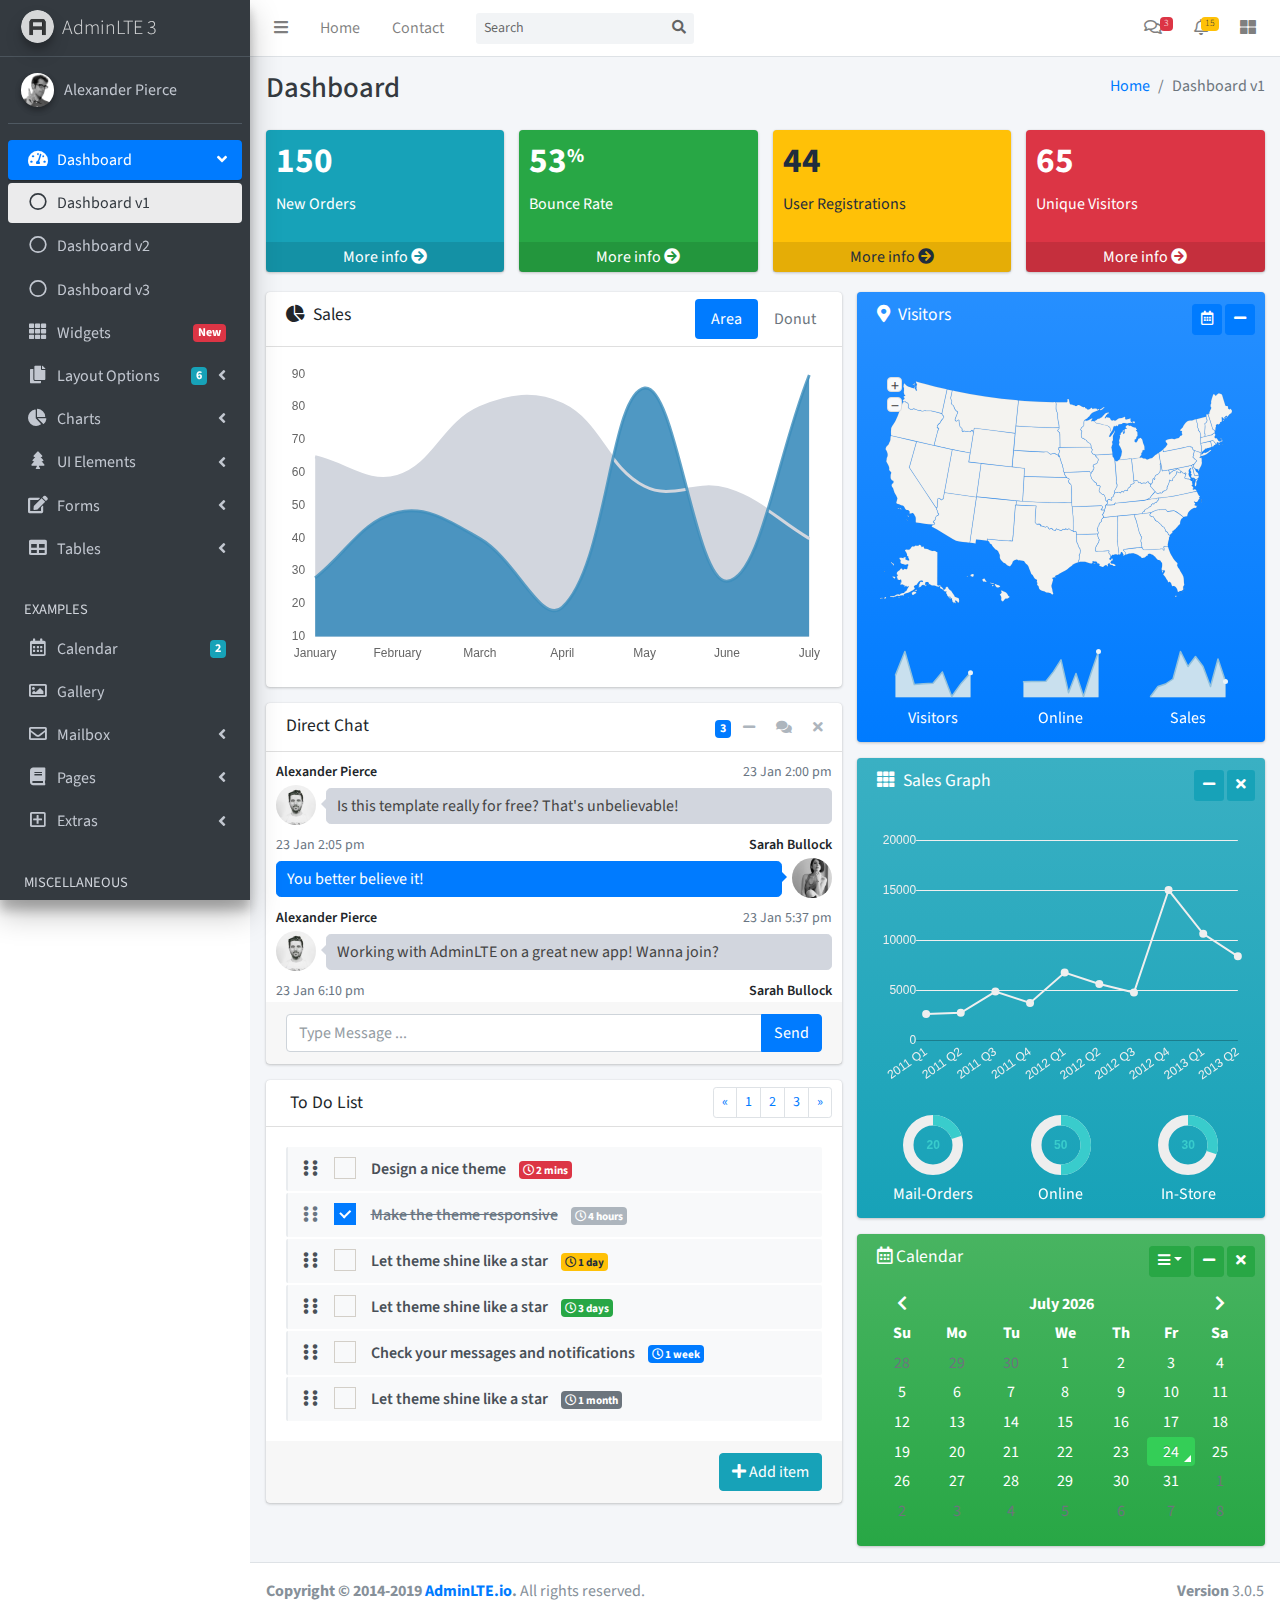
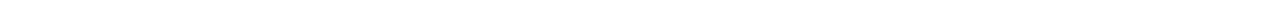
<file: new/public/adminlte/index.html>
<!DOCTYPE html>
<html>
<head>
  <meta charset="utf-8">
  <meta http-equiv="X-UA-Compatible" content="IE=edge">
  <title>AdminLTE 3 | Dashboard</title>
  <!-- Tell the browser to be responsive to screen width -->
  <meta name="viewport" content="width=device-width, initial-scale=1">
  <!-- Font Awesome -->
  <link rel="stylesheet" href="plugins/fontawesome-free/css/all.min.css">
  <!-- Ionicons -->
  <link rel="stylesheet" href="https://code.ionicframework.com/ionicons/2.0.1/css/ionicons.min.css">
  <!-- Tempusdominus Bbootstrap 4 -->
  <link rel="stylesheet" href="plugins/tempusdominus-bootstrap-4/css/tempusdominus-bootstrap-4.min.css">
  <!-- iCheck -->
  <link rel="stylesheet" href="plugins/icheck-bootstrap/icheck-bootstrap.min.css">
  <!-- JQVMap -->
  <link rel="stylesheet" href="plugins/jqvmap/jqvmap.min.css">
  <!-- Theme style -->
  <link rel="stylesheet" href="dist/css/adminlte.min.css">
  <!-- overlayScrollbars -->
  <link rel="stylesheet" href="plugins/overlayScrollbars/css/OverlayScrollbars.min.css">
  <!-- Daterange picker -->
  <link rel="stylesheet" href="plugins/daterangepicker/daterangepicker.css">
  <!-- summernote -->
  <link rel="stylesheet" href="plugins/summernote/summernote-bs4.css">
  <!-- Google Font: Source Sans Pro -->
  <link href="https://fonts.googleapis.com/css?family=Source+Sans+Pro:300,400,400i,700" rel="stylesheet">
</head>
<body class="hold-transition sidebar-mini layout-fixed">
<div class="wrapper">

  <!-- Navbar -->
  <nav class="main-header navbar navbar-expand navbar-white navbar-light">
    <!-- Left navbar links -->
    <ul class="navbar-nav">
      <li class="nav-item">
        <a class="nav-link" data-widget="pushmenu" href="#" role="button"><i class="fas fa-bars"></i></a>
      </li>
      <li class="nav-item d-none d-sm-inline-block">
        <a href="index3.html" class="nav-link">Home</a>
      </li>
      <li class="nav-item d-none d-sm-inline-block">
        <a href="#" class="nav-link">Contact</a>
      </li>
    </ul>

    <!-- SEARCH FORM -->
    <form class="form-inline ml-3">
      <div class="input-group input-group-sm">
        <input class="form-control form-control-navbar" type="search" placeholder="Search" aria-label="Search">
        <div class="input-group-append">
          <button class="btn btn-navbar" type="submit">
            <i class="fas fa-search"></i>
          </button>
        </div>
      </div>
    </form>

    <!-- Right navbar links -->
    <ul class="navbar-nav ml-auto">
      <!-- Messages Dropdown Menu -->
      <li class="nav-item dropdown">
        <a class="nav-link" data-toggle="dropdown" href="#">
          <i class="far fa-comments"></i>
          <span class="badge badge-danger navbar-badge">3</span>
        </a>
        <div class="dropdown-menu dropdown-menu-lg dropdown-menu-right">
          <a href="#" class="dropdown-item">
            <!-- Message Start -->
            <div class="media">
              <img src="dist/img/user1-128x128.jpg" alt="User Avatar" class="img-size-50 mr-3 img-circle">
              <div class="media-body">
                <h3 class="dropdown-item-title">
                  Brad Diesel
                  <span class="float-right text-sm text-danger"><i class="fas fa-star"></i></span>
                </h3>
                <p class="text-sm">Call me whenever you can...</p>
                <p class="text-sm text-muted"><i class="far fa-clock mr-1"></i> 4 Hours Ago</p>
              </div>
            </div>
            <!-- Message End -->
          </a>
          <div class="dropdown-divider"></div>
          <a href="#" class="dropdown-item">
            <!-- Message Start -->
            <div class="media">
              <img src="dist/img/user8-128x128.jpg" alt="User Avatar" class="img-size-50 img-circle mr-3">
              <div class="media-body">
                <h3 class="dropdown-item-title">
                  John Pierce
                  <span class="float-right text-sm text-muted"><i class="fas fa-star"></i></span>
                </h3>
                <p class="text-sm">I got your message bro</p>
                <p class="text-sm text-muted"><i class="far fa-clock mr-1"></i> 4 Hours Ago</p>
              </div>
            </div>
            <!-- Message End -->
          </a>
          <div class="dropdown-divider"></div>
          <a href="#" class="dropdown-item">
            <!-- Message Start -->
            <div class="media">
              <img src="dist/img/user3-128x128.jpg" alt="User Avatar" class="img-size-50 img-circle mr-3">
              <div class="media-body">
                <h3 class="dropdown-item-title">
                  Nora Silvester
                  <span class="float-right text-sm text-warning"><i class="fas fa-star"></i></span>
                </h3>
                <p class="text-sm">The subject goes here</p>
                <p class="text-sm text-muted"><i class="far fa-clock mr-1"></i> 4 Hours Ago</p>
              </div>
            </div>
            <!-- Message End -->
          </a>
          <div class="dropdown-divider"></div>
          <a href="#" class="dropdown-item dropdown-footer">See All Messages</a>
        </div>
      </li>
      <!-- Notifications Dropdown Menu -->
      <li class="nav-item dropdown">
        <a class="nav-link" data-toggle="dropdown" href="#">
          <i class="far fa-bell"></i>
          <span class="badge badge-warning navbar-badge">15</span>
        </a>
        <div class="dropdown-menu dropdown-menu-lg dropdown-menu-right">
          <span class="dropdown-item dropdown-header">15 Notifications</span>
          <div class="dropdown-divider"></div>
          <a href="#" class="dropdown-item">
            <i class="fas fa-envelope mr-2"></i> 4 new messages
            <span class="float-right text-muted text-sm">3 mins</span>
          </a>
          <div class="dropdown-divider"></div>
          <a href="#" class="dropdown-item">
            <i class="fas fa-users mr-2"></i> 8 friend requests
            <span class="float-right text-muted text-sm">12 hours</span>
          </a>
          <div class="dropdown-divider"></div>
          <a href="#" class="dropdown-item">
            <i class="fas fa-file mr-2"></i> 3 new reports
            <span class="float-right text-muted text-sm">2 days</span>
          </a>
          <div class="dropdown-divider"></div>
          <a href="#" class="dropdown-item dropdown-footer">See All Notifications</a>
        </div>
      </li>
      <li class="nav-item">
        <a class="nav-link" data-widget="control-sidebar" data-slide="true" href="#" role="button">
          <i class="fas fa-th-large"></i>
        </a>
      </li>
    </ul>
  </nav>
  <!-- /.navbar -->

  <!-- Main Sidebar Container -->
  <aside class="main-sidebar sidebar-dark-primary elevation-4">
    <!-- Brand Logo -->
    <a href="index3.html" class="brand-link">
      <img src="dist/img/AdminLTELogo.png" alt="AdminLTE Logo" class="brand-image img-circle elevation-3"
           style="opacity: .8">
      <span class="brand-text font-weight-light">AdminLTE 3</span>
    </a>

    <!-- Sidebar -->
    <div class="sidebar">
      <!-- Sidebar user panel (optional) -->
      <div class="user-panel mt-3 pb-3 mb-3 d-flex">
        <div class="image">
          <img src="dist/img/user2-160x160.jpg" class="img-circle elevation-2" alt="User Image">
        </div>
        <div class="info">
          <a href="#" class="d-block">Alexander Pierce</a>
        </div>
      </div>

      <!-- Sidebar Menu -->
      <nav class="mt-2">
        <ul class="nav nav-pills nav-sidebar flex-column" data-widget="treeview" role="menu" data-accordion="false">
          <!-- Add icons to the links using the .nav-icon class
               with font-awesome or any other icon font library -->
          <li class="nav-item has-treeview menu-open">
            <a href="#" class="nav-link active">
              <i class="nav-icon fas fa-tachometer-alt"></i>
              <p>
                Dashboard
                <i class="right fas fa-angle-left"></i>
              </p>
            </a>
            <ul class="nav nav-treeview">
              <li class="nav-item">
                <a href="./index.html" class="nav-link active">
                  <i class="far fa-circle nav-icon"></i>
                  <p>Dashboard v1</p>
                </a>
              </li>
              <li class="nav-item">
                <a href="./index2.html" class="nav-link">
                  <i class="far fa-circle nav-icon"></i>
                  <p>Dashboard v2</p>
                </a>
              </li>
              <li class="nav-item">
                <a href="./index3.html" class="nav-link">
                  <i class="far fa-circle nav-icon"></i>
                  <p>Dashboard v3</p>
                </a>
              </li>
            </ul>
          </li>
          <li class="nav-item">
            <a href="pages/widgets.html" class="nav-link">
              <i class="nav-icon fas fa-th"></i>
              <p>
                Widgets
                <span class="right badge badge-danger">New</span>
              </p>
            </a>
          </li>
          <li class="nav-item has-treeview">
            <a href="#" class="nav-link">
              <i class="nav-icon fas fa-copy"></i>
              <p>
                Layout Options
                <i class="fas fa-angle-left right"></i>
                <span class="badge badge-info right">6</span>
              </p>
            </a>
            <ul class="nav nav-treeview">
              <li class="nav-item">
                <a href="pages/layout/top-nav.html" class="nav-link">
                  <i class="far fa-circle nav-icon"></i>
                  <p>Top Navigation</p>
                </a>
              </li>
              <li class="nav-item">
                <a href="pages/layout/top-nav-sidebar.html" class="nav-link">
                  <i class="far fa-circle nav-icon"></i>
                  <p>Top Navigation + Sidebar</p>
                </a>
              </li>
              <li class="nav-item">
                <a href="pages/layout/boxed.html" class="nav-link">
                  <i class="far fa-circle nav-icon"></i>
                  <p>Boxed</p>
                </a>
              </li>
              <li class="nav-item">
                <a href="pages/layout/fixed-sidebar.html" class="nav-link">
                  <i class="far fa-circle nav-icon"></i>
                  <p>Fixed Sidebar</p>
                </a>
              </li>
              <li class="nav-item">
                <a href="pages/layout/fixed-topnav.html" class="nav-link">
                  <i class="far fa-circle nav-icon"></i>
                  <p>Fixed Navbar</p>
                </a>
              </li>
              <li class="nav-item">
                <a href="pages/layout/fixed-footer.html" class="nav-link">
                  <i class="far fa-circle nav-icon"></i>
                  <p>Fixed Footer</p>
                </a>
              </li>
              <li class="nav-item">
                <a href="pages/layout/collapsed-sidebar.html" class="nav-link">
                  <i class="far fa-circle nav-icon"></i>
                  <p>Collapsed Sidebar</p>
                </a>
              </li>
            </ul>
          </li>
          <li class="nav-item has-treeview">
            <a href="#" class="nav-link">
              <i class="nav-icon fas fa-chart-pie"></i>
              <p>
                Charts
                <i class="right fas fa-angle-left"></i>
              </p>
            </a>
            <ul class="nav nav-treeview">
              <li class="nav-item">
                <a href="pages/charts/chartjs.html" class="nav-link">
                  <i class="far fa-circle nav-icon"></i>
                  <p>ChartJS</p>
                </a>
              </li>
              <li class="nav-item">
                <a href="pages/charts/flot.html" class="nav-link">
                  <i class="far fa-circle nav-icon"></i>
                  <p>Flot</p>
                </a>
              </li>
              <li class="nav-item">
                <a href="pages/charts/inline.html" class="nav-link">
                  <i class="far fa-circle nav-icon"></i>
                  <p>Inline</p>
                </a>
              </li>
            </ul>
          </li>
          <li class="nav-item has-treeview">
            <a href="#" class="nav-link">
              <i class="nav-icon fas fa-tree"></i>
              <p>
                UI Elements
                <i class="fas fa-angle-left right"></i>
              </p>
            </a>
            <ul class="nav nav-treeview">
              <li class="nav-item">
                <a href="pages/UI/general.html" class="nav-link">
                  <i class="far fa-circle nav-icon"></i>
                  <p>General</p>
                </a>
              </li>
              <li class="nav-item">
                <a href="pages/UI/icons.html" class="nav-link">
                  <i class="far fa-circle nav-icon"></i>
                  <p>Icons</p>
                </a>
              </li>
              <li class="nav-item">
                <a href="pages/UI/buttons.html" class="nav-link">
                  <i class="far fa-circle nav-icon"></i>
                  <p>Buttons</p>
                </a>
              </li>
              <li class="nav-item">
                <a href="pages/UI/sliders.html" class="nav-link">
                  <i class="far fa-circle nav-icon"></i>
                  <p>Sliders</p>
                </a>
              </li>
              <li class="nav-item">
                <a href="pages/UI/modals.html" class="nav-link">
                  <i class="far fa-circle nav-icon"></i>
                  <p>Modals & Alerts</p>
                </a>
              </li>
              <li class="nav-item">
                <a href="pages/UI/navbar.html" class="nav-link">
                  <i class="far fa-circle nav-icon"></i>
                  <p>Navbar & Tabs</p>
                </a>
              </li>
              <li class="nav-item">
                <a href="pages/UI/timeline.html" class="nav-link">
                  <i class="far fa-circle nav-icon"></i>
                  <p>Timeline</p>
                </a>
              </li>
              <li class="nav-item">
                <a href="pages/UI/ribbons.html" class="nav-link">
                  <i class="far fa-circle nav-icon"></i>
                  <p>Ribbons</p>
                </a>
              </li>
            </ul>
          </li>
          <li class="nav-item has-treeview">
            <a href="#" class="nav-link">
              <i class="nav-icon fas fa-edit"></i>
              <p>
                Forms
                <i class="fas fa-angle-left right"></i>
              </p>
            </a>
            <ul class="nav nav-treeview">
              <li class="nav-item">
                <a href="pages/forms/general.html" class="nav-link">
                  <i class="far fa-circle nav-icon"></i>
                  <p>General Elements</p>
                </a>
              </li>
              <li class="nav-item">
                <a href="pages/forms/advanced.html" class="nav-link">
                  <i class="far fa-circle nav-icon"></i>
                  <p>Advanced Elements</p>
                </a>
              </li>
              <li class="nav-item">
                <a href="pages/forms/editors.html" class="nav-link">
                  <i class="far fa-circle nav-icon"></i>
                  <p>Editors</p>
                </a>
              </li>
              <li class="nav-item">
                <a href="pages/forms/validation.html" class="nav-link">
                  <i class="far fa-circle nav-icon"></i>
                  <p>Validation</p>
                </a>
              </li>
            </ul>
          </li>
          <li class="nav-item has-treeview">
            <a href="#" class="nav-link">
              <i class="nav-icon fas fa-table"></i>
              <p>
                Tables
                <i class="fas fa-angle-left right"></i>
              </p>
            </a>
            <ul class="nav nav-treeview">
              <li class="nav-item">
                <a href="pages/tables/simple.html" class="nav-link">
                  <i class="far fa-circle nav-icon"></i>
                  <p>Simple Tables</p>
                </a>
              </li>
              <li class="nav-item">
                <a href="pages/tables/data.html" class="nav-link">
                  <i class="far fa-circle nav-icon"></i>
                  <p>DataTables</p>
                </a>
              </li>
              <li class="nav-item">
                <a href="pages/tables/jsgrid.html" class="nav-link">
                  <i class="far fa-circle nav-icon"></i>
                  <p>jsGrid</p>
                </a>
              </li>
            </ul>
          </li>
          <li class="nav-header">EXAMPLES</li>
          <li class="nav-item">
            <a href="pages/calendar.html" class="nav-link">
              <i class="nav-icon far fa-calendar-alt"></i>
              <p>
                Calendar
                <span class="badge badge-info right">2</span>
              </p>
            </a>
          </li>
          <li class="nav-item">
            <a href="pages/gallery.html" class="nav-link">
              <i class="nav-icon far fa-image"></i>
              <p>
                Gallery
              </p>
            </a>
          </li>
          <li class="nav-item has-treeview">
            <a href="#" class="nav-link">
              <i class="nav-icon far fa-envelope"></i>
              <p>
                Mailbox
                <i class="fas fa-angle-left right"></i>
              </p>
            </a>
            <ul class="nav nav-treeview">
              <li class="nav-item">
                <a href="pages/mailbox/mailbox.html" class="nav-link">
                  <i class="far fa-circle nav-icon"></i>
                  <p>Inbox</p>
                </a>
              </li>
              <li class="nav-item">
                <a href="pages/mailbox/compose.html" class="nav-link">
                  <i class="far fa-circle nav-icon"></i>
                  <p>Compose</p>
                </a>
              </li>
              <li class="nav-item">
                <a href="pages/mailbox/read-mail.html" class="nav-link">
                  <i class="far fa-circle nav-icon"></i>
                  <p>Read</p>
                </a>
              </li>
            </ul>
          </li>
          <li class="nav-item has-treeview">
            <a href="#" class="nav-link">
              <i class="nav-icon fas fa-book"></i>
              <p>
                Pages
                <i class="fas fa-angle-left right"></i>
              </p>
            </a>
            <ul class="nav nav-treeview">
              <li class="nav-item">
                <a href="pages/examples/invoice.html" class="nav-link">
                  <i class="far fa-circle nav-icon"></i>
                  <p>Invoice</p>
                </a>
              </li>
              <li class="nav-item">
                <a href="pages/examples/profile.html" class="nav-link">
                  <i class="far fa-circle nav-icon"></i>
                  <p>Profile</p>
                </a>
              </li>
              <li class="nav-item">
                <a href="pages/examples/e-commerce.html" class="nav-link">
                  <i class="far fa-circle nav-icon"></i>
                  <p>E-commerce</p>
                </a>
              </li>
              <li class="nav-item">
                <a href="pages/examples/projects.html" class="nav-link">
                  <i class="far fa-circle nav-icon"></i>
                  <p>Projects</p>
                </a>
              </li>
              <li class="nav-item">
                <a href="pages/examples/project-add.html" class="nav-link">
                  <i class="far fa-circle nav-icon"></i>
                  <p>Project Add</p>
                </a>
              </li>
              <li class="nav-item">
                <a href="pages/examples/project-edit.html" class="nav-link">
                  <i class="far fa-circle nav-icon"></i>
                  <p>Project Edit</p>
                </a>
              </li>
              <li class="nav-item">
                <a href="pages/examples/project-detail.html" class="nav-link">
                  <i class="far fa-circle nav-icon"></i>
                  <p>Project Detail</p>
                </a>
              </li>
              <li class="nav-item">
                <a href="pages/examples/contacts.html" class="nav-link">
                  <i class="far fa-circle nav-icon"></i>
                  <p>Contacts</p>
                </a>
              </li>
            </ul>
          </li>
          <li class="nav-item has-treeview">
            <a href="#" class="nav-link">
              <i class="nav-icon far fa-plus-square"></i>
              <p>
                Extras
                <i class="fas fa-angle-left right"></i>
              </p>
            </a>
            <ul class="nav nav-treeview">
              <li class="nav-item">
                <a href="pages/examples/login.html" class="nav-link">
                  <i class="far fa-circle nav-icon"></i>
                  <p>Login</p>
                </a>
              </li>
              <li class="nav-item">
                <a href="pages/examples/register.html" class="nav-link">
                  <i class="far fa-circle nav-icon"></i>
                  <p>Register</p>
                </a>
              </li>
              <li class="nav-item">
                <a href="pages/examples/forgot-password.html" class="nav-link">
                  <i class="far fa-circle nav-icon"></i>
                  <p>Forgot Password</p>
                </a>
              </li>
              <li class="nav-item">
                <a href="pages/examples/recover-password.html" class="nav-link">
                  <i class="far fa-circle nav-icon"></i>
                  <p>Recover Password</p>
                </a>
              </li>
              <li class="nav-item">
                <a href="pages/examples/lockscreen.html" class="nav-link">
                  <i class="far fa-circle nav-icon"></i>
                  <p>Lockscreen</p>
                </a>
              </li>
              <li class="nav-item">
                <a href="pages/examples/legacy-user-menu.html" class="nav-link">
                  <i class="far fa-circle nav-icon"></i>
                  <p>Legacy User Menu</p>
                </a>
              </li>
              <li class="nav-item">
                <a href="pages/examples/language-menu.html" class="nav-link">
                  <i class="far fa-circle nav-icon"></i>
                  <p>Language Menu</p>
                </a>
              </li>
              <li class="nav-item">
                <a href="pages/examples/404.html" class="nav-link">
                  <i class="far fa-circle nav-icon"></i>
                  <p>Error 404</p>
                </a>
              </li>
              <li class="nav-item">
                <a href="pages/examples/500.html" class="nav-link">
                  <i class="far fa-circle nav-icon"></i>
                  <p>Error 500</p>
                </a>
              </li>
              <li class="nav-item">
                <a href="pages/examples/pace.html" class="nav-link">
                  <i class="far fa-circle nav-icon"></i>
                  <p>Pace</p>
                </a>
              </li>
              <li class="nav-item">
                <a href="pages/examples/blank.html" class="nav-link">
                  <i class="far fa-circle nav-icon"></i>
                  <p>Blank Page</p>
                </a>
              </li>
              <li class="nav-item">
                <a href="starter.html" class="nav-link">
                  <i class="far fa-circle nav-icon"></i>
                  <p>Starter Page</p>
                </a>
              </li>
            </ul>
          </li>
          <li class="nav-header">MISCELLANEOUS</li>
          <li class="nav-item">
            <a href="https://adminlte.io/docs/3.0" class="nav-link">
              <i class="nav-icon fas fa-file"></i>
              <p>Documentation</p>
            </a>
          </li>
          <li class="nav-header">MULTI LEVEL EXAMPLE</li>
          <li class="nav-item">
            <a href="#" class="nav-link">
              <i class="fas fa-circle nav-icon"></i>
              <p>Level 1</p>
            </a>
          </li>
          <li class="nav-item has-treeview">
            <a href="#" class="nav-link">
              <i class="nav-icon fas fa-circle"></i>
              <p>
                Level 1
                <i class="right fas fa-angle-left"></i>
              </p>
            </a>
            <ul class="nav nav-treeview">
              <li class="nav-item">
                <a href="#" class="nav-link">
                  <i class="far fa-circle nav-icon"></i>
                  <p>Level 2</p>
                </a>
              </li>
              <li class="nav-item has-treeview">
                <a href="#" class="nav-link">
                  <i class="far fa-circle nav-icon"></i>
                  <p>
                    Level 2
                    <i class="right fas fa-angle-left"></i>
                  </p>
                </a>
                <ul class="nav nav-treeview">
                  <li class="nav-item">
                    <a href="#" class="nav-link">
                      <i class="far fa-dot-circle nav-icon"></i>
                      <p>Level 3</p>
                    </a>
                  </li>
                  <li class="nav-item">
                    <a href="#" class="nav-link">
                      <i class="far fa-dot-circle nav-icon"></i>
                      <p>Level 3</p>
                    </a>
                  </li>
                  <li class="nav-item">
                    <a href="#" class="nav-link">
                      <i class="far fa-dot-circle nav-icon"></i>
                      <p>Level 3</p>
                    </a>
                  </li>
                </ul>
              </li>
              <li class="nav-item">
                <a href="#" class="nav-link">
                  <i class="far fa-circle nav-icon"></i>
                  <p>Level 2</p>
                </a>
              </li>
            </ul>
          </li>
          <li class="nav-item">
            <a href="#" class="nav-link">
              <i class="fas fa-circle nav-icon"></i>
              <p>Level 1</p>
            </a>
          </li>
          <li class="nav-header">LABELS</li>
          <li class="nav-item">
            <a href="#" class="nav-link">
              <i class="nav-icon far fa-circle text-danger"></i>
              <p class="text">Important</p>
            </a>
          </li>
          <li class="nav-item">
            <a href="#" class="nav-link">
              <i class="nav-icon far fa-circle text-warning"></i>
              <p>Warning</p>
            </a>
          </li>
          <li class="nav-item">
            <a href="#" class="nav-link">
              <i class="nav-icon far fa-circle text-info"></i>
              <p>Informational</p>
            </a>
          </li>
        </ul>
      </nav>
      <!-- /.sidebar-menu -->
    </div>
    <!-- /.sidebar -->
  </aside>

  <!-- Content Wrapper. Contains page content -->
  <div class="content-wrapper">
    <!-- Content Header (Page header) -->
    <div class="content-header">
      <div class="container-fluid">
        <div class="row mb-2">
          <div class="col-sm-6">
            <h1 class="m-0 text-dark">Dashboard</h1>
          </div><!-- /.col -->
          <div class="col-sm-6">
            <ol class="breadcrumb float-sm-right">
              <li class="breadcrumb-item"><a href="#">Home</a></li>
              <li class="breadcrumb-item active">Dashboard v1</li>
            </ol>
          </div><!-- /.col -->
        </div><!-- /.row -->
      </div><!-- /.container-fluid -->
    </div>
    <!-- /.content-header -->

    <!-- Main content -->
    <section class="content">
      <div class="container-fluid">
        <!-- Small boxes (Stat box) -->
        <div class="row">
          <div class="col-lg-3 col-6">
            <!-- small box -->
            <div class="small-box bg-info">
              <div class="inner">
                <h3>150</h3>

                <p>New Orders</p>
              </div>
              <div class="icon">
                <i class="ion ion-bag"></i>
              </div>
              <a href="#" class="small-box-footer">More info <i class="fas fa-arrow-circle-right"></i></a>
            </div>
          </div>
          <!-- ./col -->
          <div class="col-lg-3 col-6">
            <!-- small box -->
            <div class="small-box bg-success">
              <div class="inner">
                <h3>53<sup style="font-size: 20px">%</sup></h3>

                <p>Bounce Rate</p>
              </div>
              <div class="icon">
                <i class="ion ion-stats-bars"></i>
              </div>
              <a href="#" class="small-box-footer">More info <i class="fas fa-arrow-circle-right"></i></a>
            </div>
          </div>
          <!-- ./col -->
          <div class="col-lg-3 col-6">
            <!-- small box -->
            <div class="small-box bg-warning">
              <div class="inner">
                <h3>44</h3>

                <p>User Registrations</p>
              </div>
              <div class="icon">
                <i class="ion ion-person-add"></i>
              </div>
              <a href="#" class="small-box-footer">More info <i class="fas fa-arrow-circle-right"></i></a>
            </div>
          </div>
          <!-- ./col -->
          <div class="col-lg-3 col-6">
            <!-- small box -->
            <div class="small-box bg-danger">
              <div class="inner">
                <h3>65</h3>

                <p>Unique Visitors</p>
              </div>
              <div class="icon">
                <i class="ion ion-pie-graph"></i>
              </div>
              <a href="#" class="small-box-footer">More info <i class="fas fa-arrow-circle-right"></i></a>
            </div>
          </div>
          <!-- ./col -->
        </div>
        <!-- /.row -->
        <!-- Main row -->
        <div class="row">
          <!-- Left col -->
          <section class="col-lg-7 connectedSortable">
            <!-- Custom tabs (Charts with tabs)-->
            <div class="card">
              <div class="card-header">
                <h3 class="card-title">
                  <i class="fas fa-chart-pie mr-1"></i>
                  Sales
                </h3>
                <div class="card-tools">
                  <ul class="nav nav-pills ml-auto">
                    <li class="nav-item">
                      <a class="nav-link active" href="#revenue-chart" data-toggle="tab">Area</a>
                    </li>
                    <li class="nav-item">
                      <a class="nav-link" href="#sales-chart" data-toggle="tab">Donut</a>
                    </li>
                  </ul>
                </div>
              </div><!-- /.card-header -->
              <div class="card-body">
                <div class="tab-content p-0">
                  <!-- Morris chart - Sales -->
                  <div class="chart tab-pane active" id="revenue-chart"
                       style="position: relative; height: 300px;">
                      <canvas id="revenue-chart-canvas" height="300" style="height: 300px;"></canvas>                         
                   </div>
                  <div class="chart tab-pane" id="sales-chart" style="position: relative; height: 300px;">
                    <canvas id="sales-chart-canvas" height="300" style="height: 300px;"></canvas>                         
                  </div>  
                </div>
              </div><!-- /.card-body -->
            </div>
            <!-- /.card -->

            <!-- DIRECT CHAT -->
            <div class="card direct-chat direct-chat-primary">
              <div class="card-header">
                <h3 class="card-title">Direct Chat</h3>

                <div class="card-tools">
                  <span data-toggle="tooltip" title="3 New Messages" class="badge badge-primary">3</span>
                  <button type="button" class="btn btn-tool" data-card-widget="collapse">
                    <i class="fas fa-minus"></i>
                  </button>
                  <button type="button" class="btn btn-tool" data-toggle="tooltip" title="Contacts"
                          data-widget="chat-pane-toggle">
                    <i class="fas fa-comments"></i>
                  </button>
                  <button type="button" class="btn btn-tool" data-card-widget="remove"><i class="fas fa-times"></i>
                  </button>
                </div>
              </div>
              <!-- /.card-header -->
              <div class="card-body">
                <!-- Conversations are loaded here -->
                <div class="direct-chat-messages">
                  <!-- Message. Default to the left -->
                  <div class="direct-chat-msg">
                    <div class="direct-chat-infos clearfix">
                      <span class="direct-chat-name float-left">Alexander Pierce</span>
                      <span class="direct-chat-timestamp float-right">23 Jan 2:00 pm</span>
                    </div>
                    <!-- /.direct-chat-infos -->
                    <img class="direct-chat-img" src="dist/img/user1-128x128.jpg" alt="message user image">
                    <!-- /.direct-chat-img -->
                    <div class="direct-chat-text">
                      Is this template really for free? That's unbelievable!
                    </div>
                    <!-- /.direct-chat-text -->
                  </div>
                  <!-- /.direct-chat-msg -->

                  <!-- Message to the right -->
                  <div class="direct-chat-msg right">
                    <div class="direct-chat-infos clearfix">
                      <span class="direct-chat-name float-right">Sarah Bullock</span>
                      <span class="direct-chat-timestamp float-left">23 Jan 2:05 pm</span>
                    </div>
                    <!-- /.direct-chat-infos -->
                    <img class="direct-chat-img" src="dist/img/user3-128x128.jpg" alt="message user image">
                    <!-- /.direct-chat-img -->
                    <div class="direct-chat-text">
                      You better believe it!
                    </div>
                    <!-- /.direct-chat-text -->
                  </div>
                  <!-- /.direct-chat-msg -->

                  <!-- Message. Default to the left -->
                  <div class="direct-chat-msg">
                    <div class="direct-chat-infos clearfix">
                      <span class="direct-chat-name float-left">Alexander Pierce</span>
                      <span class="direct-chat-timestamp float-right">23 Jan 5:37 pm</span>
                    </div>
                    <!-- /.direct-chat-infos -->
                    <img class="direct-chat-img" src="dist/img/user1-128x128.jpg" alt="message user image">
                    <!-- /.direct-chat-img -->
                    <div class="direct-chat-text">
                      Working with AdminLTE on a great new app! Wanna join?
                    </div>
                    <!-- /.direct-chat-text -->
                  </div>
                  <!-- /.direct-chat-msg -->

                  <!-- Message to the right -->
                  <div class="direct-chat-msg right">
                    <div class="direct-chat-infos clearfix">
                      <span class="direct-chat-name float-right">Sarah Bullock</span>
                      <span class="direct-chat-timestamp float-left">23 Jan 6:10 pm</span>
                    </div>
                    <!-- /.direct-chat-infos -->
                    <img class="direct-chat-img" src="dist/img/user3-128x128.jpg" alt="message user image">
                    <!-- /.direct-chat-img -->
                    <div class="direct-chat-text">
                      I would love to.
                    </div>
                    <!-- /.direct-chat-text -->
                  </div>
                  <!-- /.direct-chat-msg -->

                </div>
                <!--/.direct-chat-messages-->

                <!-- Contacts are loaded here -->
                <div class="direct-chat-contacts">
                  <ul class="contacts-list">
                    <li>
                      <a href="#">
                        <img class="contacts-list-img" src="dist/img/user1-128x128.jpg">

                        <div class="contacts-list-info">
                          <span class="contacts-list-name">
                            Count Dracula
                            <small class="contacts-list-date float-right">2/28/2015</small>
                          </span>
                          <span class="contacts-list-msg">How have you been? I was...</span>
                        </div>
                        <!-- /.contacts-list-info -->
                      </a>
                    </li>
                    <!-- End Contact Item -->
                    <li>
                      <a href="#">
                        <img class="contacts-list-img" src="dist/img/user7-128x128.jpg">

                        <div class="contacts-list-info">
                          <span class="contacts-list-name">
                            Sarah Doe
                            <small class="contacts-list-date float-right">2/23/2015</small>
                          </span>
                          <span class="contacts-list-msg">I will be waiting for...</span>
                        </div>
                        <!-- /.contacts-list-info -->
                      </a>
                    </li>
                    <!-- End Contact Item -->
                    <li>
                      <a href="#">
                        <img class="contacts-list-img" src="dist/img/user3-128x128.jpg">

                        <div class="contacts-list-info">
                          <span class="contacts-list-name">
                            Nadia Jolie
                            <small class="contacts-list-date float-right">2/20/2015</small>
                          </span>
                          <span class="contacts-list-msg">I'll call you back at...</span>
                        </div>
                        <!-- /.contacts-list-info -->
                      </a>
                    </li>
                    <!-- End Contact Item -->
                    <li>
                      <a href="#">
                        <img class="contacts-list-img" src="dist/img/user5-128x128.jpg">

                        <div class="contacts-list-info">
                          <span class="contacts-list-name">
                            Nora S. Vans
                            <small class="contacts-list-date float-right">2/10/2015</small>
                          </span>
                          <span class="contacts-list-msg">Where is your new...</span>
                        </div>
                        <!-- /.contacts-list-info -->
                      </a>
                    </li>
                    <!-- End Contact Item -->
                    <li>
                      <a href="#">
                        <img class="contacts-list-img" src="dist/img/user6-128x128.jpg">

                        <div class="contacts-list-info">
                          <span class="contacts-list-name">
                            John K.
                            <small class="contacts-list-date float-right">1/27/2015</small>
                          </span>
                          <span class="contacts-list-msg">Can I take a look at...</span>
                        </div>
                        <!-- /.contacts-list-info -->
                      </a>
                    </li>
                    <!-- End Contact Item -->
                    <li>
                      <a href="#">
                        <img class="contacts-list-img" src="dist/img/user8-128x128.jpg">

                        <div class="contacts-list-info">
                          <span class="contacts-list-name">
                            Kenneth M.
                            <small class="contacts-list-date float-right">1/4/2015</small>
                          </span>
                          <span class="contacts-list-msg">Never mind I found...</span>
                        </div>
                        <!-- /.contacts-list-info -->
                      </a>
                    </li>
                    <!-- End Contact Item -->
                  </ul>
                  <!-- /.contacts-list -->
                </div>
                <!-- /.direct-chat-pane -->
              </div>
              <!-- /.card-body -->
              <div class="card-footer">
                <form action="#" method="post">
                  <div class="input-group">
                    <input type="text" name="message" placeholder="Type Message ..." class="form-control">
                    <span class="input-group-append">
                      <button type="button" class="btn btn-primary">Send</button>
                    </span>
                  </div>
                </form>
              </div>
              <!-- /.card-footer-->
            </div>
            <!--/.direct-chat -->

            <!-- TO DO List -->
            <div class="card">
              <div class="card-header">
                <h3 class="card-title">
                  <i class="ion ion-clipboard mr-1"></i>
                  To Do List
                </h3>

                <div class="card-tools">
                  <ul class="pagination pagination-sm">
                    <li class="page-item"><a href="#" class="page-link">&laquo;</a></li>
                    <li class="page-item"><a href="#" class="page-link">1</a></li>
                    <li class="page-item"><a href="#" class="page-link">2</a></li>
                    <li class="page-item"><a href="#" class="page-link">3</a></li>
                    <li class="page-item"><a href="#" class="page-link">&raquo;</a></li>
                  </ul>
                </div>
              </div>
              <!-- /.card-header -->
              <div class="card-body">
                <ul class="todo-list" data-widget="todo-list">
                  <li>
                    <!-- drag handle -->
                    <span class="handle">
                      <i class="fas fa-ellipsis-v"></i>
                      <i class="fas fa-ellipsis-v"></i>
                    </span>
                    <!-- checkbox -->
                    <div  class="icheck-primary d-inline ml-2">
                      <input type="checkbox" value="" name="todo1" id="todoCheck1">
                      <label for="todoCheck1"></label>
                    </div>
                    <!-- todo text -->
                    <span class="text">Design a nice theme</span>
                    <!-- Emphasis label -->
                    <small class="badge badge-danger"><i class="far fa-clock"></i> 2 mins</small>
                    <!-- General tools such as edit or delete-->
                    <div class="tools">
                      <i class="fas fa-edit"></i>
                      <i class="fas fa-trash-o"></i>
                    </div>
                  </li>
                  <li>
                    <span class="handle">
                      <i class="fas fa-ellipsis-v"></i>
                      <i class="fas fa-ellipsis-v"></i>
                    </span>
                    <div  class="icheck-primary d-inline ml-2">
                      <input type="checkbox" value="" name="todo2" id="todoCheck2" checked>
                      <label for="todoCheck2"></label>
                    </div>
                    <span class="text">Make the theme responsive</span>
                    <small class="badge badge-info"><i class="far fa-clock"></i> 4 hours</small>
                    <div class="tools">
                      <i class="fas fa-edit"></i>
                      <i class="fas fa-trash-o"></i>
                    </div>
                  </li>
                  <li>
                    <span class="handle">
                      <i class="fas fa-ellipsis-v"></i>
                      <i class="fas fa-ellipsis-v"></i>
                    </span>
                    <div  class="icheck-primary d-inline ml-2">
                      <input type="checkbox" value="" name="todo3" id="todoCheck3">
                      <label for="todoCheck3"></label>
                    </div>
                    <span class="text">Let theme shine like a star</span>
                    <small class="badge badge-warning"><i class="far fa-clock"></i> 1 day</small>
                    <div class="tools">
                      <i class="fas fa-edit"></i>
                      <i class="fas fa-trash-o"></i>
                    </div>
                  </li>
                  <li>
                    <span class="handle">
                      <i class="fas fa-ellipsis-v"></i>
                      <i class="fas fa-ellipsis-v"></i>
                    </span>
                    <div  class="icheck-primary d-inline ml-2">
                      <input type="checkbox" value="" name="todo4" id="todoCheck4">
                      <label for="todoCheck4"></label>
                    </div>
                    <span class="text">Let theme shine like a star</span>
                    <small class="badge badge-success"><i class="far fa-clock"></i> 3 days</small>
                    <div class="tools">
                      <i class="fas fa-edit"></i>
                      <i class="fas fa-trash-o"></i>
                    </div>
                  </li>
                  <li>
                    <span class="handle">
                      <i class="fas fa-ellipsis-v"></i>
                      <i class="fas fa-ellipsis-v"></i>
                    </span>
                    <div  class="icheck-primary d-inline ml-2">
                      <input type="checkbox" value="" name="todo5" id="todoCheck5">
                      <label for="todoCheck5"></label>
                    </div>
                    <span class="text">Check your messages and notifications</span>
                    <small class="badge badge-primary"><i class="far fa-clock"></i> 1 week</small>
                    <div class="tools">
                      <i class="fas fa-edit"></i>
                      <i class="fas fa-trash-o"></i>
                    </div>
                  </li>
                  <li>
                    <span class="handle">
                      <i class="fas fa-ellipsis-v"></i>
                      <i class="fas fa-ellipsis-v"></i>
                    </span>
                    <div  class="icheck-primary d-inline ml-2">
                      <input type="checkbox" value="" name="todo6" id="todoCheck6">
                      <label for="todoCheck6"></label>
                    </div>
                    <span class="text">Let theme shine like a star</span>
                    <small class="badge badge-secondary"><i class="far fa-clock"></i> 1 month</small>
                    <div class="tools">
                      <i class="fas fa-edit"></i>
                      <i class="fas fa-trash-o"></i>
                    </div>
                  </li>
                </ul>
              </div>
              <!-- /.card-body -->
              <div class="card-footer clearfix">
                <button type="button" class="btn btn-info float-right"><i class="fas fa-plus"></i> Add item</button>
              </div>
            </div>
            <!-- /.card -->
          </section>
          <!-- /.Left col -->
          <!-- right col (We are only adding the ID to make the widgets sortable)-->
          <section class="col-lg-5 connectedSortable">

            <!-- Map card -->
            <div class="card bg-gradient-primary">
              <div class="card-header border-0">
                <h3 class="card-title">
                  <i class="fas fa-map-marker-alt mr-1"></i>
                  Visitors
                </h3>
                <!-- card tools -->
                <div class="card-tools">
                  <button type="button"
                          class="btn btn-primary btn-sm daterange"
                          data-toggle="tooltip"
                          title="Date range">
                    <i class="far fa-calendar-alt"></i>
                  </button>
                  <button type="button"
                          class="btn btn-primary btn-sm"
                          data-card-widget="collapse"
                          data-toggle="tooltip"
                          title="Collapse">
                    <i class="fas fa-minus"></i>
                  </button>
                </div>
                <!-- /.card-tools -->
              </div>
              <div class="card-body">
                <div id="world-map" style="height: 250px; width: 100%;"></div>
              </div>
              <!-- /.card-body-->
              <div class="card-footer bg-transparent">
                <div class="row">
                  <div class="col-4 text-center">
                    <div id="sparkline-1"></div>
                    <div class="text-white">Visitors</div>
                  </div>
                  <!-- ./col -->
                  <div class="col-4 text-center">
                    <div id="sparkline-2"></div>
                    <div class="text-white">Online</div>
                  </div>
                  <!-- ./col -->
                  <div class="col-4 text-center">
                    <div id="sparkline-3"></div>
                    <div class="text-white">Sales</div>
                  </div>
                  <!-- ./col -->
                </div>
                <!-- /.row -->
              </div>
            </div>
            <!-- /.card -->

            <!-- solid sales graph -->
            <div class="card bg-gradient-info">
              <div class="card-header border-0">
                <h3 class="card-title">
                  <i class="fas fa-th mr-1"></i>
                  Sales Graph
                </h3>

                <div class="card-tools">
                  <button type="button" class="btn bg-info btn-sm" data-card-widget="collapse">
                    <i class="fas fa-minus"></i>
                  </button>
                  <button type="button" class="btn bg-info btn-sm" data-card-widget="remove">
                    <i class="fas fa-times"></i>
                  </button>
                </div>
              </div>
              <div class="card-body">
                <canvas class="chart" id="line-chart" style="min-height: 250px; height: 250px; max-height: 250px; max-width: 100%;"></canvas>
              </div>
              <!-- /.card-body -->
              <div class="card-footer bg-transparent">
                <div class="row">
                  <div class="col-4 text-center">
                    <input type="text" class="knob" data-readonly="true" value="20" data-width="60" data-height="60"
                           data-fgColor="#39CCCC">

                    <div class="text-white">Mail-Orders</div>
                  </div>
                  <!-- ./col -->
                  <div class="col-4 text-center">
                    <input type="text" class="knob" data-readonly="true" value="50" data-width="60" data-height="60"
                           data-fgColor="#39CCCC">

                    <div class="text-white">Online</div>
                  </div>
                  <!-- ./col -->
                  <div class="col-4 text-center">
                    <input type="text" class="knob" data-readonly="true" value="30" data-width="60" data-height="60"
                           data-fgColor="#39CCCC">

                    <div class="text-white">In-Store</div>
                  </div>
                  <!-- ./col -->
                </div>
                <!-- /.row -->
              </div>
              <!-- /.card-footer -->
            </div>
            <!-- /.card -->

            <!-- Calendar -->
            <div class="card bg-gradient-success">
              <div class="card-header border-0">

                <h3 class="card-title">
                  <i class="far fa-calendar-alt"></i>
                  Calendar
                </h3>
                <!-- tools card -->
                <div class="card-tools">
                  <!-- button with a dropdown -->
                  <div class="btn-group">
                    <button type="button" class="btn btn-success btn-sm dropdown-toggle" data-toggle="dropdown" data-offset="-52">
                      <i class="fas fa-bars"></i></button>
                    <div class="dropdown-menu" role="menu">
                      <a href="#" class="dropdown-item">Add new event</a>
                      <a href="#" class="dropdown-item">Clear events</a>
                      <div class="dropdown-divider"></div>
                      <a href="#" class="dropdown-item">View calendar</a>
                    </div>
                  </div>
                  <button type="button" class="btn btn-success btn-sm" data-card-widget="collapse">
                    <i class="fas fa-minus"></i>
                  </button>
                  <button type="button" class="btn btn-success btn-sm" data-card-widget="remove">
                    <i class="fas fa-times"></i>
                  </button>
                </div>
                <!-- /. tools -->
              </div>
              <!-- /.card-header -->
              <div class="card-body pt-0">
                <!--The calendar -->
                <div id="calendar" style="width: 100%"></div>
              </div>
              <!-- /.card-body -->
            </div>
            <!-- /.card -->
          </section>
          <!-- right col -->
        </div>
        <!-- /.row (main row) -->
      </div><!-- /.container-fluid -->
    </section>
    <!-- /.content -->
  </div>
  <!-- /.content-wrapper -->
  <footer class="main-footer">
    <strong>Copyright &copy; 2014-2019 <a href="http://adminlte.io">AdminLTE.io</a>.</strong>
    All rights reserved.
    <div class="float-right d-none d-sm-inline-block">
      <b>Version</b> 3.0.5
    </div>
  </footer>

  <!-- Control Sidebar -->
  <aside class="control-sidebar control-sidebar-dark">
    <!-- Control sidebar content goes here -->
  </aside>
  <!-- /.control-sidebar -->
</div>
<!-- ./wrapper -->

<!-- jQuery -->
<script src="plugins/jquery/jquery.min.js"></script>
<!-- jQuery UI 1.11.4 -->
<script src="plugins/jquery-ui/jquery-ui.min.js"></script>
<!-- Resolve conflict in jQuery UI tooltip with Bootstrap tooltip -->
<script>
  $.widget.bridge('uibutton', $.ui.button)
</script>
<!-- Bootstrap 4 -->
<script src="plugins/bootstrap/js/bootstrap.bundle.min.js"></script>
<!-- ChartJS -->
<script src="plugins/chart.js/Chart.min.js"></script>
<!-- Sparkline -->
<script src="plugins/sparklines/sparkline.js"></script>
<!-- JQVMap -->
<script src="plugins/jqvmap/jquery.vmap.min.js"></script>
<script src="plugins/jqvmap/maps/jquery.vmap.usa.js"></script>
<!-- jQuery Knob Chart -->
<script src="plugins/jquery-knob/jquery.knob.min.js"></script>
<!-- daterangepicker -->
<script src="plugins/moment/moment.min.js"></script>
<script src="plugins/daterangepicker/daterangepicker.js"></script>
<!-- Tempusdominus Bootstrap 4 -->
<script src="plugins/tempusdominus-bootstrap-4/js/tempusdominus-bootstrap-4.min.js"></script>
<!-- Summernote -->
<script src="plugins/summernote/summernote-bs4.min.js"></script>
<!-- overlayScrollbars -->
<script src="plugins/overlayScrollbars/js/jquery.overlayScrollbars.min.js"></script>
<!-- AdminLTE App -->
<script src="dist/js/adminlte.js"></script>
<!-- AdminLTE dashboard demo (This is only for demo purposes) -->
<script src="dist/js/pages/dashboard.js"></script>
<!-- AdminLTE for demo purposes -->
<script src="dist/js/demo.js"></script>
</body>
</html>
</file>
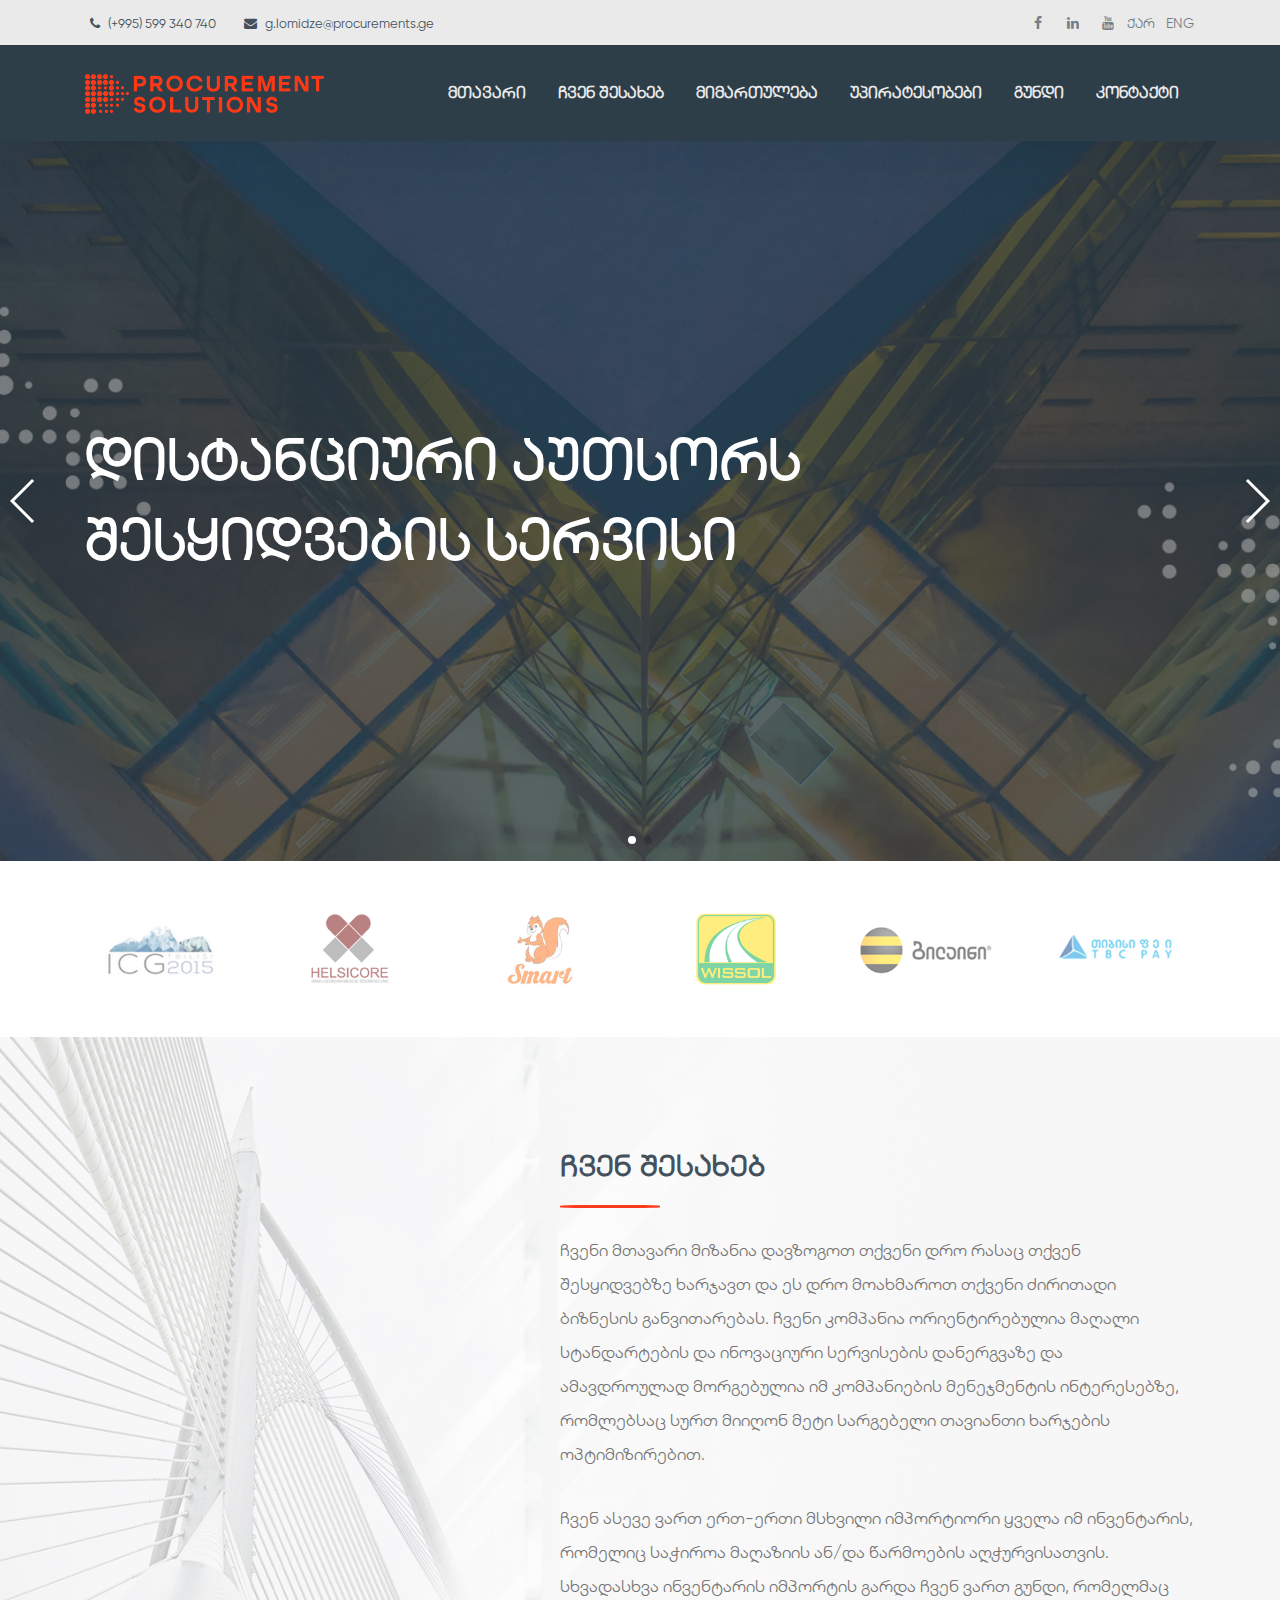
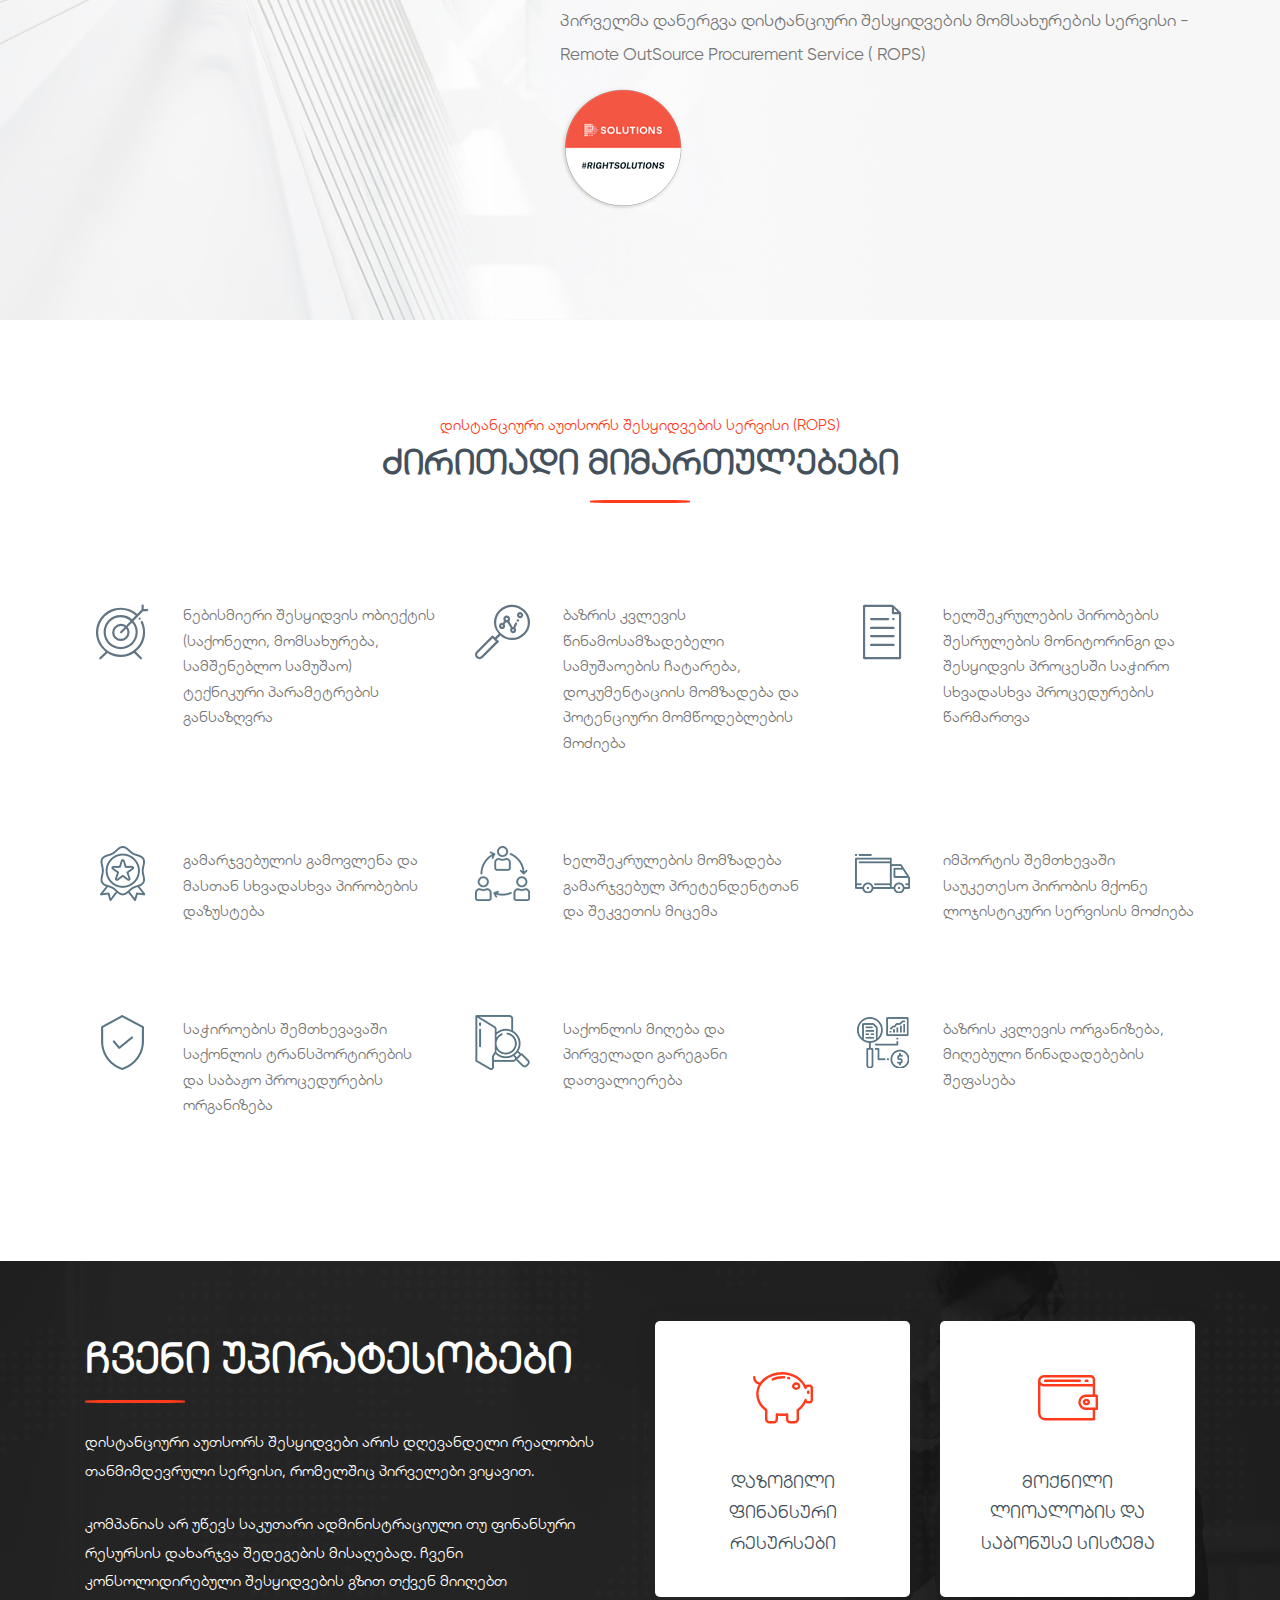
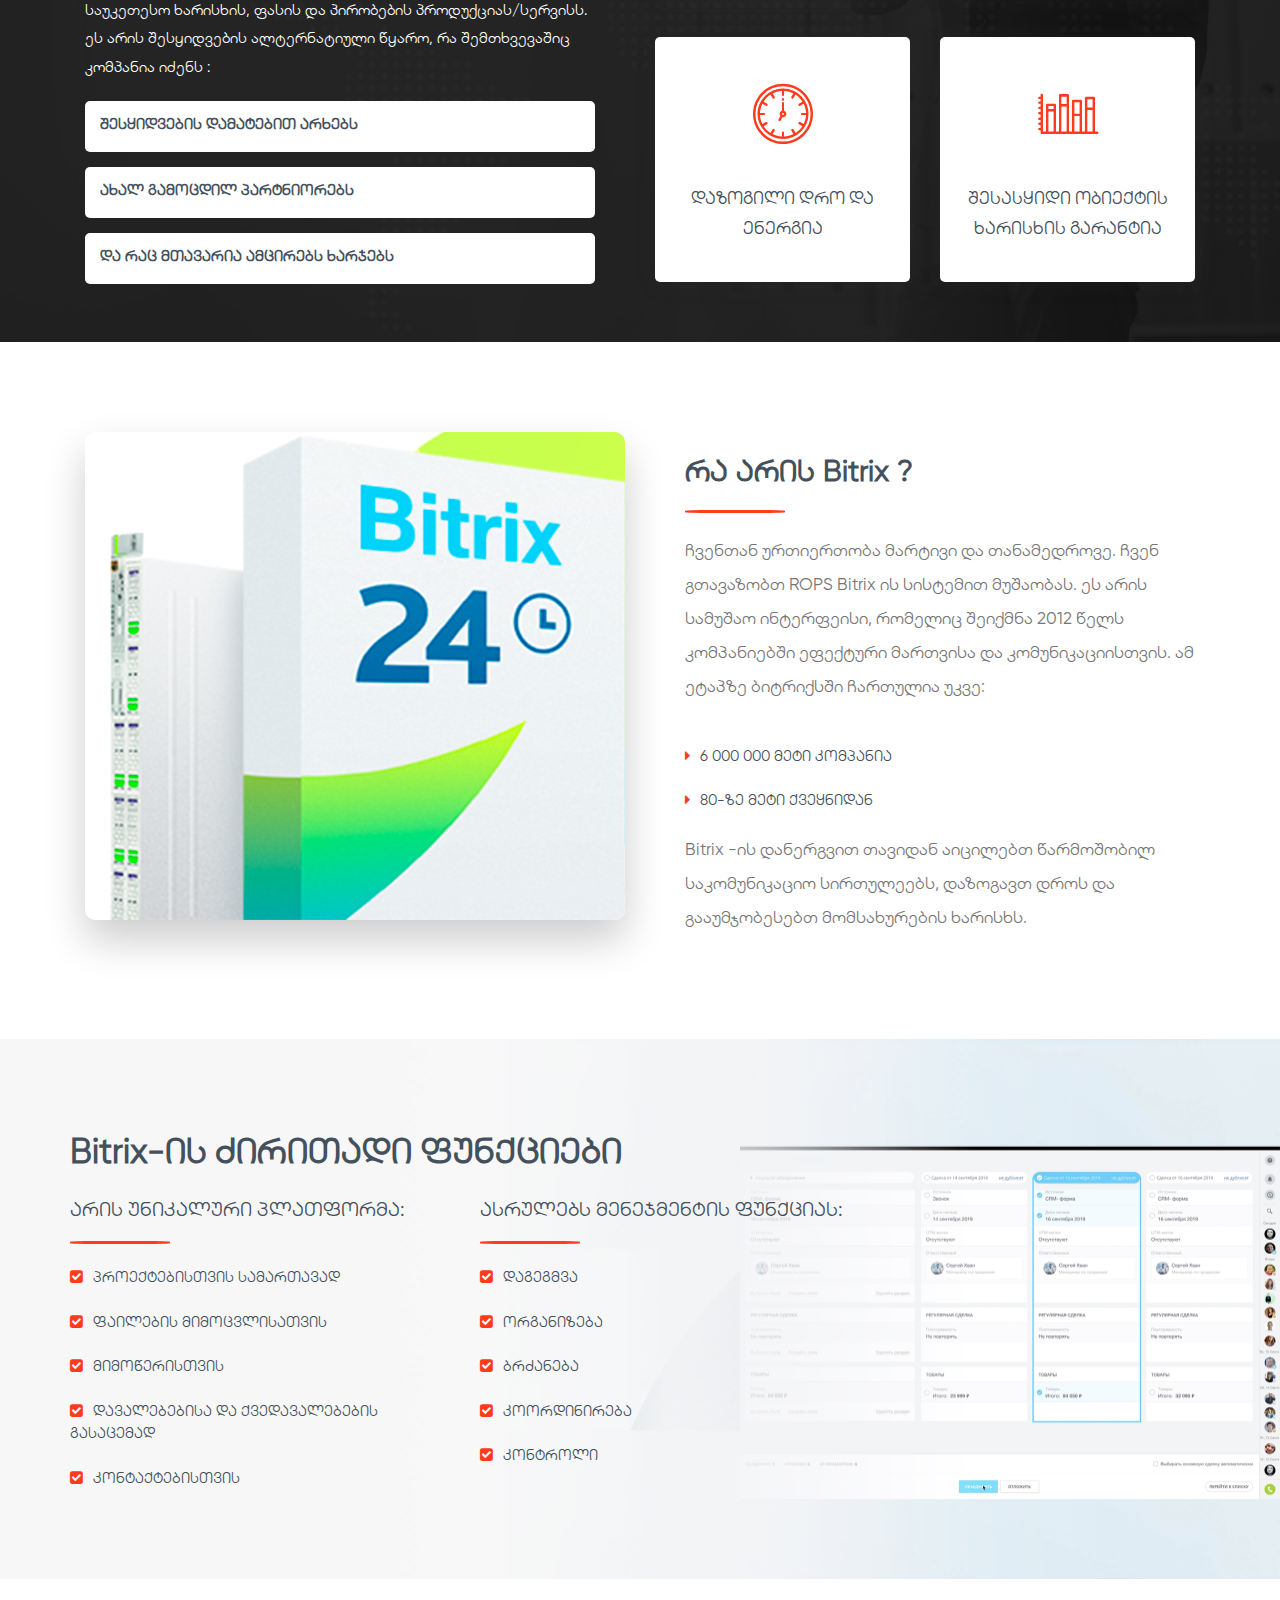
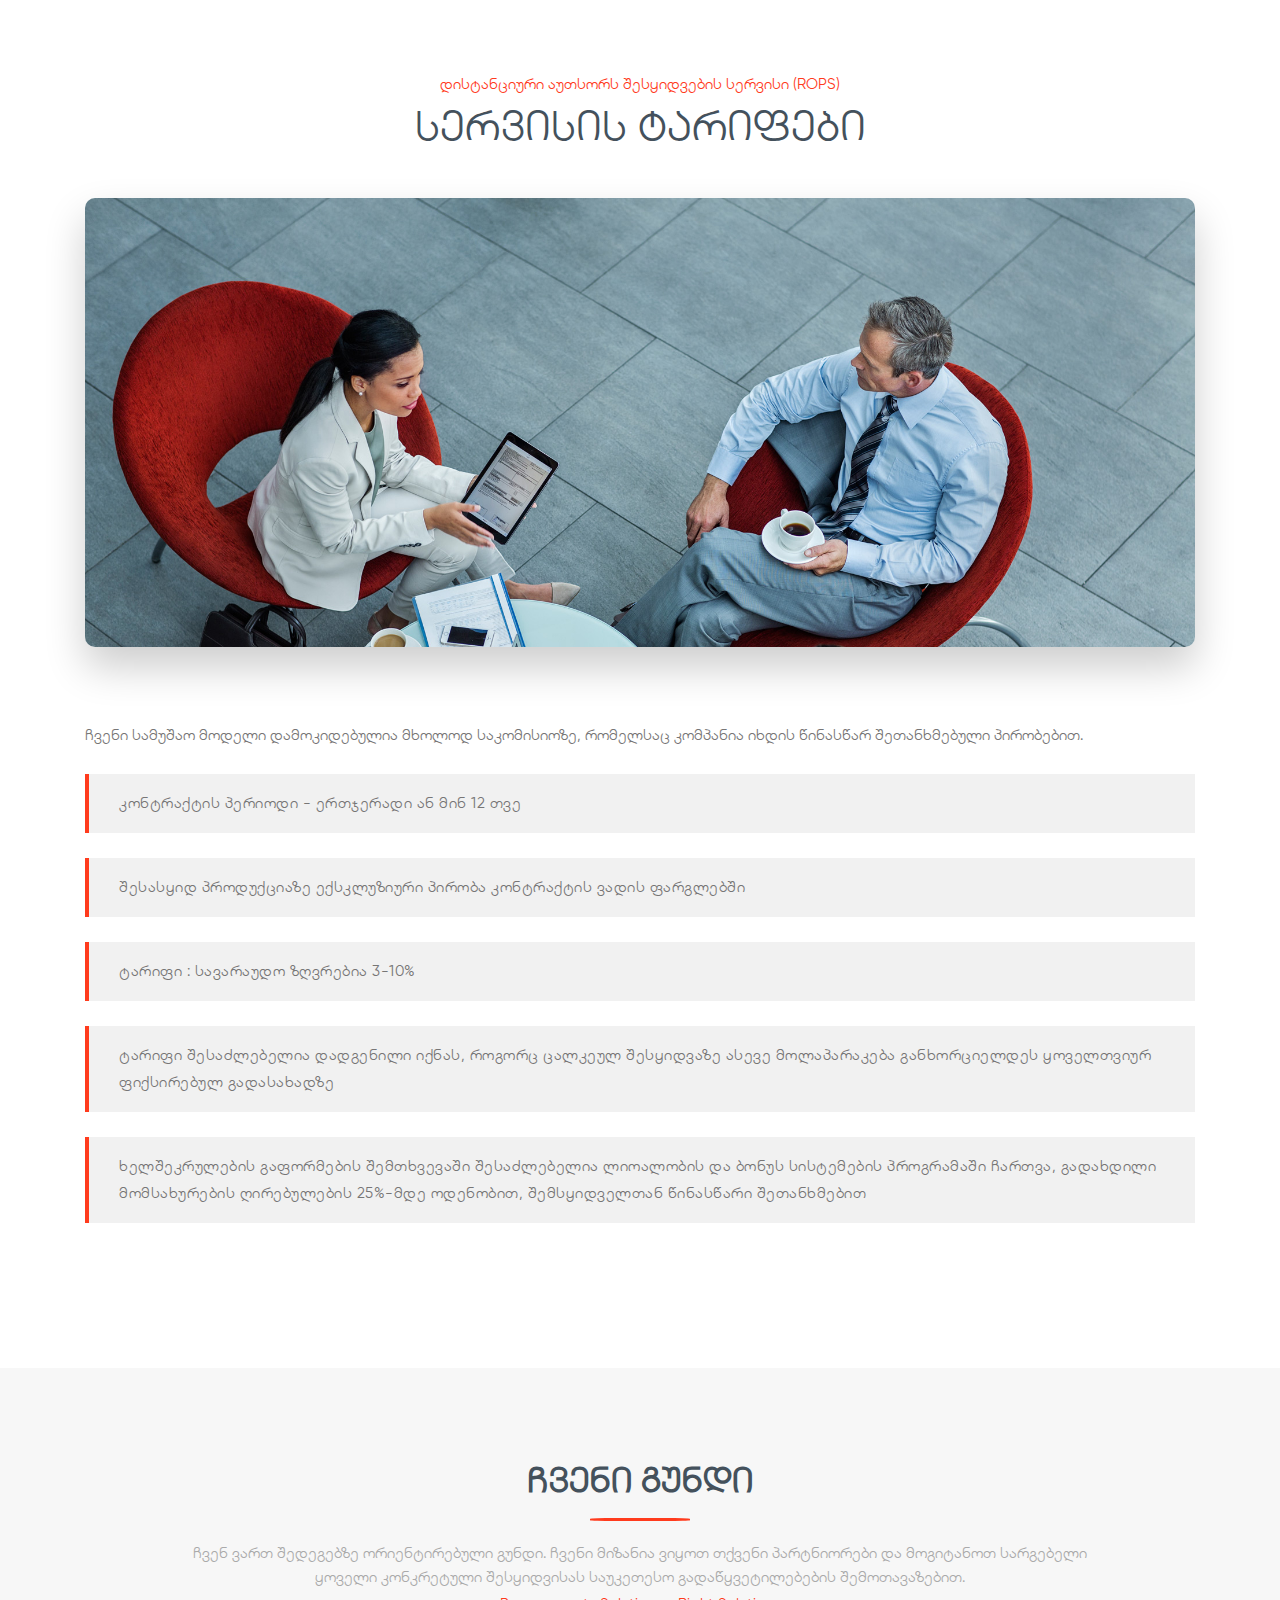
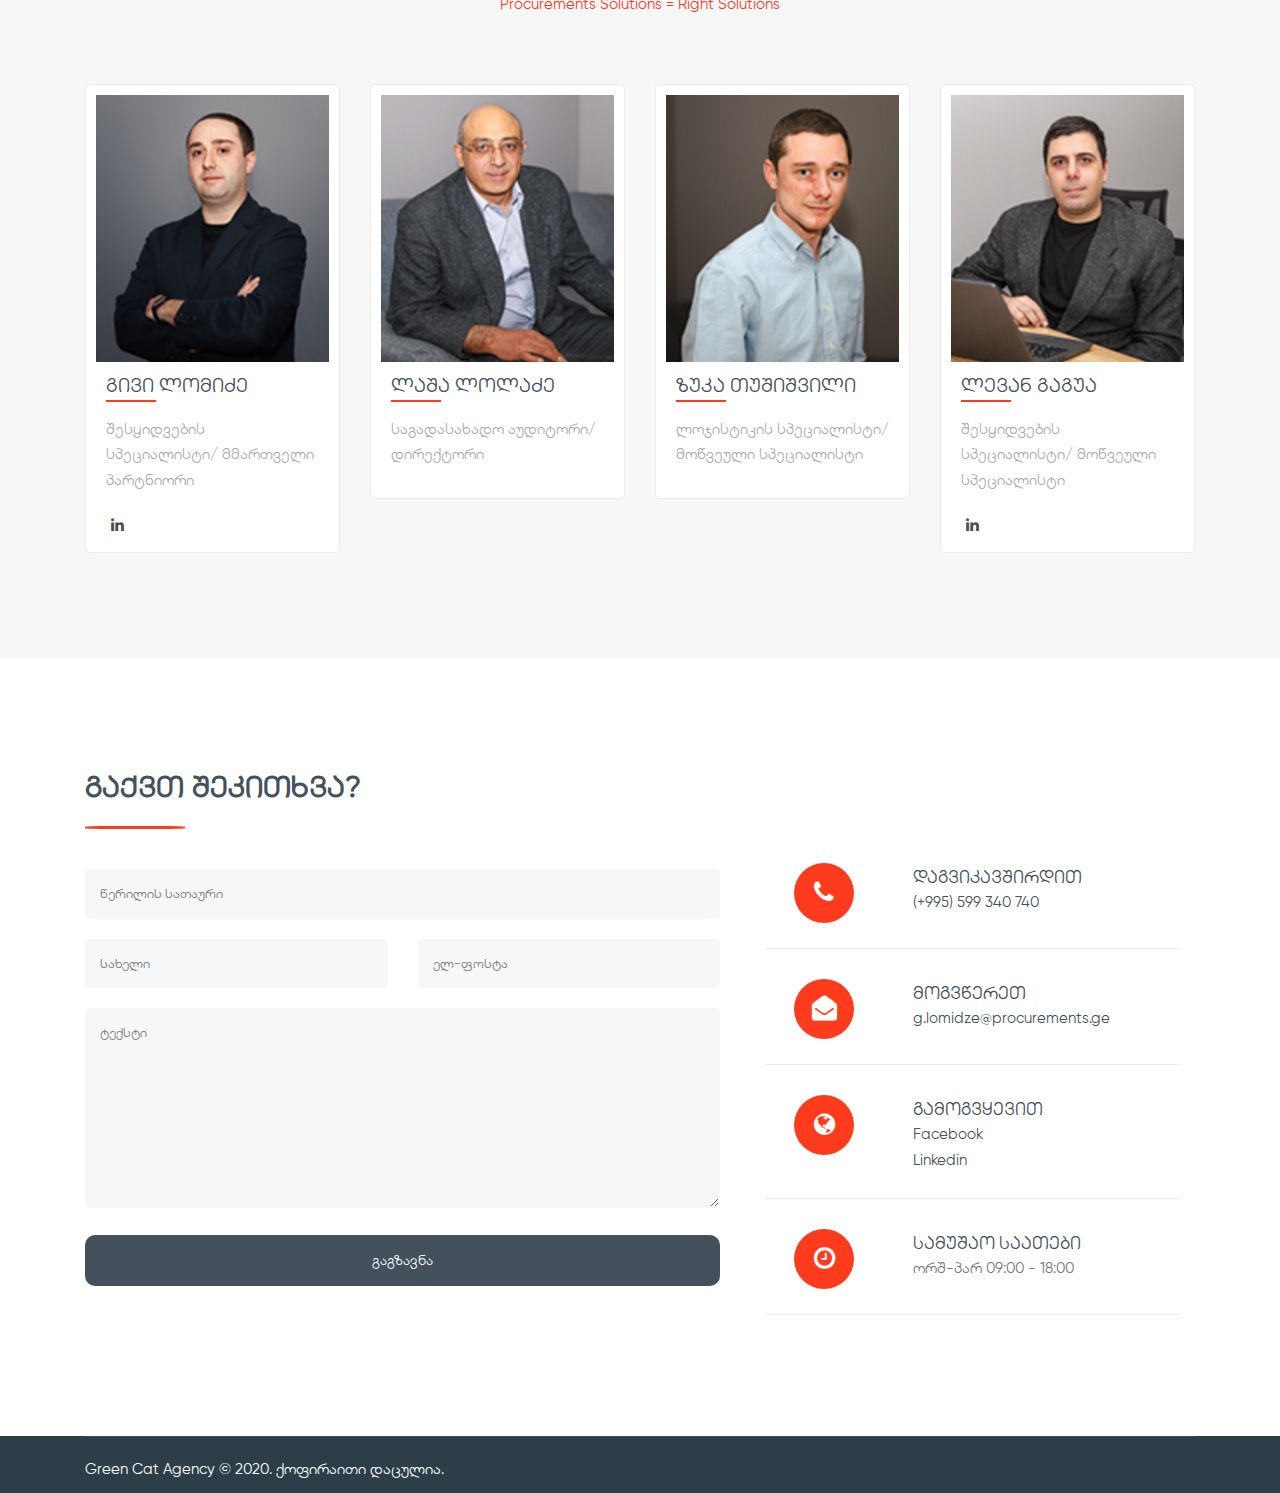
<file: new/public/front/index.html>
﻿<!DOCTYPE html>
<html lang="zxx">
<head>
	<title>Psolution</title>
	<meta charset="UTF-8">
	<link href="img\logos\logo-shortcut.png" rel="shortcut icon">
	<meta content="width=device-width, initial-scale=1, maximum-scale=1" name="viewport">
	<link href="css\bootstrap.min.css" rel="stylesheet" type="text/css">
	<link href="css\font-awesome.css" rel="stylesheet" type="text/css">
	<link href="css\icomoon.css" rel="stylesheet" type="text/css">
	<link href="css\swiper.min.css" rel="stylesheet" type="text/css">
	<link href="css\slider.css" rel="stylesheet" type="text/css">
	<link href="css\animate.css" rel="stylesheet">
	<link href="css\switcher.css" rel="stylesheet" type="text/css">
	<link href="css\owl.carousel.css" rel="stylesheet">
	<link href="css\default.css" rel="stylesheet" type="text/css">
	<link href="css\styles.css" id="colors" rel="stylesheet" type="text/css">
	<link href="https://fonts.googleapis.com/css?family=Fira+Sans:100,200,300,400,500,600,700,800,900" rel="stylesheet">
</head>
<body>
	<div id="preloader">
		<div class="row loader">
			<div class="loader-icon"></div>
		</div>
	</div>
	<div class="hidden-sm-down" id="top-bar">
		<div class="container">
			<div class="row">
				<div class="col-md-9 col-12">					
					<div class="top-bar-info" id="home">
						<ul>
							<li><i class="fa fa-phone"></i><a href="tel:+995599340740">(+995) 599 340 740</a></li>
							<li></li>
							<li><i class="fa fa-envelope"></i><a href="mailto:g.lomidze@procurements.ge">g.lomidze@procurements.ge</a></li>
							<li></li>
						</ul>
					</div>
				</div>
				<div class="col-md-3 col-12">
					<ul class="social-icons hidden-md-down">
						<li>
							<a href="" target="_blank"><i class="fa fa-facebook"></i></a>
						</li>
						<li>
							<a href="" target="_blank"><i class="fa fa-linkedin"></i></a>
						</li>
						<li>
							<a href="" target="_blank"><i class="fa fa-youtube"></i></a>
						</li> 
					<li class="nav-item p_hide">
                        <a href="#" style="padding-right: 4px;">ქარ </a>
                    </li>
					<li><a href="en.html" style="padding-left: 4px;">ENG</a>
					</li>						
					</ul>
				</div>
			</div>
		</div>
	</div>
	<header>
		<nav class="container navigation" id="navigation4">
			<div class="nav-header">
				<a class="nav-brand" href="#"><img alt="logo" class="main-logo" id="main_logo" src="img/logos/logo.png"></a>
			</div>
			<div class="nav-menus-wrapper">
				<ul class="nav-menu align-to-right">
					<li>
						<a href="#home">მთავარი</a>		
					</li>
					<li>
						<a href="#about">ჩვენ შესახებ</a>
					</li>
					<li>
						<a href="#direction">მიმართულება</a>
					</li>
					<li>
						<a href="#advantages">უპირატესობები</a>
					</li>
					<li>
						<a href="#team">გუნდი</a>
					</li>
					<li >
						<a href="#contact">კონტაქტი</a>
					</li>					
					
					
				</ul>
			</div>
		</nav>
	</header>
	<div class="swiper-main-slider-fade swiper-container">
		<div class="swiper-wrapper">
			<div class="swiper-slide" style="background-image:url(img/slider/slide13.jpg);">
				<div class="container">
					<div class="slider-content left-holder">
						<h2 class="animated fadeInDown">დისტანციური აუთსორს <br>
						შესყიდვების სერვისი</h2>
						<div class="row">
						</div>
					</div>
				</div>
			</div>
			<div class="swiper-slide" style="background-image:url(img/slider/slide11.jpg);">
				<div class="container">
					<div class="slider-content left-holder">
						<h2 class="animated fadeInDown">გვანდეთ თქვენი </br>შესყიდვები</h2>
						
						
					</div>
				</div>
			</div>
			
		</div>
		<div class="swiper-button-next"></div>
		<div class="swiper-button-prev"></div>
		<div class="swiper-pagination"></div>
	</div>
	<div class="section-clients">
		<div class="container" id="about">
			<div class="owl-carousel owl-theme clients" id="clients">
				<div class="item"><img alt="partner-image" src="img/partners/partner1.png"></div>
				<div class="item"><img alt="partner-image" src="img/partners/partner2.png"></div>
				<div class="item"><img alt="partner-image" src="img/partners/partner3.png"></div>
				<div class="item"><img alt="partner-image" src="img/partners/partner4.png"></div>
				<div class="item"><img alt="partner-image" src="img/partners/partner5.png"></div>
				<div class="item"><img alt="partner-image" src="img/partners/partner6.png"></div>
				<div class="item"><img alt="partner-image" src="img/partners/partner7.png"></div>
				<div class="item"><img alt="partner-image" src="img/partners/partner8.png"></div>
				<div class="item"><img alt="partner-image" src="img/partners/partner9.png"></div>
				<div class="item"><img alt="partner-image" src="img/partners/partner10.png"></div>
				<div class="item"><img alt="partner-image" src="img/partners/partner11.png"></div>
				<div class="item"><img alt="partner-image" src="img/partners/partner12.png"></div>
			</div>
		</div>
	</div>
	<div class="section-block-bg" style="background-image: url(img/bg/bg11.jpg);">
		<div class="container">
			<div class="row">
				<div class="col-md-7 col-sm-12 col-12 offset-md-5">
					<div class="section-heading">
						
						<h4>ჩვენ შესახებ</h4>
						<div class="section-heading-line-left"></div>
						<div class="text-content-big mt-10">
							<p>ჩვენი მთავარი მიზანია დავზოგოთ თქვენი დრო რასაც თქვენ შესყიდვებზე ხარჯავთ და ეს დრო მოახმაროთ თქვენი ძირითადი ბიზნესის განვითარებას. ჩვენი კომპანია ორიენტირებულია მაღალი სტანდარტების და ინოვაციური სერვისების დანერგვაზე და ამავდროულად მორგებულია იმ კომპანიების მენეჯმენტის ინტერესებზე, რომლებსაც სურთ მიიღონ მეტი სარგებელი თავიანთი ხარჯების ოპტიმიზირებით. </p>
							
							<p>ჩვენ ასევე ვართ ერთ-ერთი მსხვილი იმპორტიორი ყველა იმ ინვენტარის, რომელიც საჭიროა მაღაზიის ან/და წარმოების აღჭურვისათვის. სხვადასხვა ინვენტარის იმპორტის გარდა ჩვენ ვართ გუნდი, რომელმაც პირველმა დანერგვა დისტანციური შესყიდვების მომსახურების სერვისი - Remote OutSource Procurement Service ( ROPS)</p><img src="img/content/stik.png">
						</div>
					</div>
					
				</div>
			</div>
		</div>
	</div>
	<div class="section-block" id="direction">
		<div class="container">
			<div class="section-heading center-holder">
				<span>დისტანციური აუთსორს შესყიდვების სერვისი (ROPS)</span>
				<h3>ძირითადი მიმართულებები</h3>
				<div class="section-heading-line"></div>
			</div>
			<div class="row mt-60">
				<div class="col-md-4 col-sm-4 col-12">
					<div class="feature-flex-square">
						<div class="clearfix">
							<div class="feature-flex-square-icon">
								<i class="icon-target"></i>
							</div>
							<div class="feature-flex-square-content">								
								<p>ნებისმიერი შესყიდვის ობიექტის (საქონელი, მომსახურება, სამშენებლო სამუშაო) ტექნიკური პარამეტრების განსაზღვრა</p>
							</div>
						</div>
					</div>
				</div>
				<div class="col-md-4 col-sm-4 col-12">
					<div class="feature-flex-square">
						<div class="clearfix">
							<div class="feature-flex-square-icon">
								<i class="icon-search"></i>
							</div>
							<div class="feature-flex-square-content">								
								<p>ბაზრის კვლევის წინამოსამზადებელი სამუშაოების ჩატარება, დოკუმენტაციის მომზადება და პოტენციური მომწოდებლების მოძიება</p>
							</div>
						</div>
					</div>
				</div>
				<div class="col-md-4 col-sm-4 col-12">
					<div class="feature-flex-square">
						<div class="clearfix">
							<div class="feature-flex-square-icon">
								<i class="icon-file"></i>
							</div>
							<div class="feature-flex-square-content">
								
								<p>ხელშეკრულების პირობების შესრულების მონიტორინგი და შესყიდვის პროცესში საჭირო სხვადასხვა პროცედურების წარმართვა</p>
							</div>
						</div>
					</div>
				</div>
				<div class="col-md-4 col-sm-4 col-12">
					<div class="feature-flex-square">
						<div class="clearfix">
							<div class="feature-flex-square-icon">
								<i class=""><img src="img/win.png"></i>
							</div>
							<div class="feature-flex-square-content">							
								<p>გამარჯვებულის გამოვლენა და მასთან სხვადასხვა პირობების დაზუსტება</p>
							</div>
						</div>
					</div>
				</div>
				<div class="col-md-4 col-sm-4 col-12">
					<div class="feature-flex-square">
						<div class="clearfix">
							<div class="feature-flex-square-icon">
								<i class=""><img src="img/gamotstileba.png"></i>
							</div>
							<div class="feature-flex-square-content">
								<p>ხელშეკრულების მომზადება გამარჯვებულ პრეტენდენტთან და შეკვეთის მიცემა</p>
							</div>
						</div>
					</div>
				</div>
				<div class="col-md-4 col-sm-4 col-12">
					<div class="feature-flex-square">
						<div class="clearfix">
							<div class="feature-flex-square-icon">
								<i class=""><img src="img/logistic.png"></i>
							</div>
							<div class="feature-flex-square-content">
								<p>იმპორტის შემთხევაში საუკეთესო პირობის მქონე ლოჯისტიკური სერვისის მოძიება</p>
							</div>
						</div>
					</div>
				</div>
				<div class="col-md-4 col-sm-4 col-12">
					<div class="feature-flex-square">
						<div class="clearfix">
							<div class="feature-flex-square-icon">
								<i class=""><img src="img/sabajo.png"></i>
							</div>
							<div class="feature-flex-square-content">
								<p>საჭიროების შემთხევავაში საქონლის ტრანსპორტირების და საბაჟო პროცედურების ორგანიზება</p>
							</div>
						</div>
					</div>
				</div>
				<div class="col-md-4 col-sm-4 col-12">
					<div class="feature-flex-square">
						<div class="clearfix">
							<div class="feature-flex-square-icon">
								<i class=""><img src="img/look.png"></i>
							</div>
							<div class="feature-flex-square-content">
								<p>საქონლის მიღება და პირველადი გარეგანი დათვალიერება</p>
							</div>
						</div>
					</div>
				</div>
				<div class="col-md-4 col-sm-4 col-12">
					<div class="feature-flex-square">
						<div class="clearfix">
							<div class="feature-flex-square-icon">
								<i class=""><img src="img/market.png"></i>
							</div>
							<div class="feature-flex-square-content" id="advantages">
								<p>ბაზრის კვლევის ორგანიზება, მიღებული წინადადებების შეფასება</p>
							</div>
						</div>
					</div>
				</div>
			</div>
		</div>
	</div>
	<div class="section-block-bg section-md" style="background-image: url(img/bg/bg5.jpg);">
		<div class="container">
			<div class="row">
				<div class="col-md-6 col-sm-6 col-12">
					<div class="pr-30-md">
						<div class="section-heading white-color mt-30">
							
							<h2><strong>ჩვენი უპირატესობები</strong></h2>
							
							<div class="section-heading-line-left"></div>
						</div>
						<div class="text-content white-color mt-25">
							<p>დისტანციური აუთსორს შესყიდვები არის დღევანდელი რეალობის თანმიმდევრული სერვისი, რომელშიც პირველები ვიყავით.  </p>
						</div>
						<div class="text-content white-color mt-25">
							<p>კომპანიას არ უწევს საკუთარი ადმინისტრაციული თუ ფინანსური რესურსის დახარჯვა შედეგების მისაღებად. ჩვენი კონსოლიდირებული შესყიდვების გზით თქვენ მიიღებთ საუკეთესო ხარისხის, ფასის და პირობების პროდუქციას/სერვისს. ეს არის შესყიდვების ალტერნატიული წყარო, რა შემთხვევაშიც კომპანია იძენს :</p>
						</div>
						<div class="mt-20">
						
						<div aria-multiselectable="true" class="panel-group mt-40" id="accordion2" role="tablist">
						<div class="panel panel-grey accordion">
							<div class="panel-heading accordion-heading" id="acc1" role="tab">
								<h4 class="panel-title accordion-title"><a aria-controls="ac_col1" aria-expanded="true" data-parent="#accordion2" data-toggle="collapse" href="#ac_col1" role="button">შესყიდვების დამატებით არხებს</a></h4>
							</div>							
						</div>
						<div class="panel panel-grey accordion">
							<div class="panel-heading accordion-heading" id="acc2" role="tab">
								<h4 class="panel-title accordion-title"><a aria-controls="ac_col2" aria-expanded="false" class="collapsed" data-parent="#accordion2" data-toggle="collapse" href="#ac_col2" role="button">ახალ გამოცდილ პარტნიორებს</a></h4>
							</div>							
						</div>
						<div class="panel panel-grey accordion">
							<div class="panel-heading accordion-heading" id="acc3" role="tab">
								<h4 class="panel-title accordion-title"><a aria-controls="ac_col3" aria-expanded="false" class="collapsed" data-parent="#accordion2" data-toggle="collapse" href="#ac_col3" role="button">და რაც მთავარია ამცირებს ხარჯებს</a></h4>
							</div>
							
						</div>
					    </div>
						</div>
					</div>
				</div>
				<div class="col-md-6 col-sm-6 col-12">
					<div class="row">
						<div class="col-md-6 col-sm-6 col-12">
							<div class="feature-box">
							    <i class="icon-piggy-bank3"></i>								
								<h4>დაზოგილი ფინანსური რესურსები</h4>
								<p></p>
							</div>
						</div>
						<div class="col-md-6 col-sm-6 col-12">
							<div class="feature-box">
								<i class="icon-wallet2"></i>
								<h4>მოქნილი ლიოალობის და საბონუსე სისტემა</h4>
								<p></p>
							</div>
						</div>
						
						<div class="col-md-6 col-sm-6 col-12">
							<div class="feature-box">
								<i class="icon-clock2"></i>
								<h4>დაზოგილი დრო და ენერგია</h4>
								<p></p>
							</div>
						</div>
						<div class="col-md-6 col-sm-6 col-12">
							<div class="feature-box">
							    <i class="icon-bar-graph-12"></i>								
								<h4>შესასყიდი ობიექტის ხარისხის გარანტია</h4>
								<p></p>
							</div>
						</div>
					</div>
				</div>				
			</div>
		</div>
	</div>
	<div class="section-block" id="bitrix">
		<div class="container">
			<div class="row">
				<div class="col-md-6 col-sm-6 col-12"><img alt="img" class="rounded-border shadow-primary" src="img/content/about2.png"></div>
				<div class="col-md-6 col-sm-6 col-12">
					<div class="pl-30-md">
						<div class="section-heading">
							<h4>რა არის Bitrix ? </h4>
						</div>
						<div class="section-heading-line-left"></div>
						<div class="text-content-big mt-20">
							<p>ჩვენთან ურთიერთობა მარტივი და თანამედროვე. ჩვენ გთავაზობთ ROPS Bitrix ის სისტემით მუშაობას. ეს არის სამუშაო ინტერფეისი, რომელიც შეიქმნა 2012 წელს კომპანიებში ეფექტური მართვისა და კომუნიკაციისთვის. ამ ეტაპზე ბიტრიქსში ჩართულია უკვე: </p>
						</div>
						<div class="row mt-20">
							<div class="col-md-6">
								<ul class="primary-list">
									<li><i class="fa fa-caret-right"></i>6 000 000 მეტი კომპანია</li>
									<li><i class="fa fa-caret-right"></i>80-ზე მეტი ქვეყნიდან</li>
								</ul>
							</div>							
						</div>
						<div class="text-content-big mt-20">
							<p>Bitrix -ის დანერგვით  თავიდან აიცილებთ წარმოშობილ საკომუნიკაციო სირთულეებს, დაზოგავთ დროს და გააუმჯობესებთ მომსახურების ხარისხს.</p>
						</div>						
					</div>
				</div>
			</div>
		</div>
	</div>
	<div class="section-block-bg" style="background-image: url(img/bg/bg15.jpg);">
		<div class="container">		
			<div class="row">
					<div class="section-heading">						
						<h3>Bitrix-ის ძირითადი ფუნქციები</h3>						
					</div>									
			<div class="row">										
					<div class="col-md-6 col-sm-6 col-12">
						<div class="section-heading mt-40">
							<h6>არის უნიკალური პლათფორმა:</h6>
							<div class="section-heading-line-left"></div>
						</div>
						<ul class="primary-list mt-40">
							<li><i class="fa fa-check-square"></i>პროექტებისთვის სამართავად</li>
							<li><i class="fa fa-check-square"></i>ფაილების მიმოცვლისათვის</li>
							<li><i class="fa fa-check-square"></i>მიმოწერისთვის</li>
							<li><i class="fa fa-check-square"></i>დავალებებისა და ქვედავალებების გასაცემად</li>
							<li><i class="fa fa-check-square"></i>კონტაქტებისთვის</li>
						</ul>
					</div>
					<div class="col-md-6 col-sm-6 col-12">
						<div class="section-heading mt-40">
							<h6>ასრულებს მენეჯმენტის ფუნქციას:</h6>
							<div class="section-heading-line-left"></div>
						</div>
						<ul class="primary-list mt-40">
							<li><i class="fa fa-check-square"></i>დაგეგმვა</li>
							<li><i class="fa fa-check-square"></i>ორგანიზება</li>
							<li><i class="fa fa-check-square"></i>ბრძანება</li>
							<li><i class="fa fa-check-square"></i>კოორდინირება</li>
							<li><i class="fa fa-check-square"></i>კონტროლი</li>
						</ul>
					</div>
				</div>
			</div>
		</div>
	</div>	
	<div class="section-block" id="prices">
		<div class="container">
		<div class="section-heading center-holder">
				<span>დისტანციური აუთსორს შესყიდვების სერვისი (ROPS)</span>
				<h2>სერვისის ტარიფები</h2>	</br>			
			</div>				
			<div class="project-single">
				<div class="project-single-img"><img alt="img" class="rounded-border shadow-primary" src="img/bg/single.jpg"></div>
				<div class="project-single-text">
					<div class="row">
						<div class="col-md-8 col-sm-8 col-12">							
							<p>ჩვენი სამუშაო მოდელი დამოკიდებულია მხოლოდ საკომისიოზე, რომელსაც კომპანია იხდის წინასწარ შეთანხმებული პირობებით.</p>															
								<blockquote class="blockquote"><p>კონტრაქტის პერიოდი - ერთჯერადი ან მინ 12 თვე</p></blockquote>
								<blockquote class="blockquote"><p>შესასყიდ პროდუქციაზე ექსკლუზიური პირობა კონტრაქტის ვადის ფარგლებში</p></blockquote>
								<blockquote class="blockquote"><p>ტარიფი : სავარაუდო ზღვრებია 3-10%</p></blockquote>
								<blockquote class="blockquote"><p>ტარიფი შესაძლებელია დადგენილი იქნას, როგორც ცალკეულ შესყიდვაზე ასევე მოლაპარაკება განხორციელდეს ყოველთვიურ ფიქსირებულ გადასახადზე</p></blockquote>
								<blockquote class="blockquote"><p>ხელშეკრულების გაფორმების შემთხვევაში შესაძლებელია ლიოალობის და ბონუს სისტემების პროგრამაში ჩართვა, გადახდილი მომსახურების ღირებულების 25%-მდე ოდენობით, შემსყიდველთან წინასწარი შეთანხმებით</p></blockquote>
							
						</div>						
					</div>	
				</div>
			</div>
		</div>
	</div>
	
	
	
	<div class="section-block-bg" style="background-image: url('img/bg/bg13.jpg')" id="team">
		<div class="container">
			<div class="section-heading center-holder">				
				<h3>ჩვენი გუნდი</h3>
				<div class="section-heading-line"></div>
				<p>ჩვენ ვართ შედეგებზე ორიენტირებული გუნდი. ჩვენი მიზანია ვიყოთ თქვენი პარტნიორები და მოგიტანოთ სარგებელი</br> ყოველი კონკრეტული შესყიდვისას საუკეთესო გადაწყვეტილებების შემოთავაზებით. </p>
				<span>Procurements Solutions = Right Solutions</span>
			</div>
			<div class="row mt-50">
				<div class="col-md-3 col-sm-6 col-12">
					<div class="team-box">
						<div class="team-img"><img alt="img" src="img/team/team1.jpg"></div>
						<div class="team-info">							
							<h4>გივი ლომიძე</h4>
							<p>შესყიდვების სპეციალისტი/ მმართველი პარტნიორი</p>
						</div>
						<div class="team-social-icons">
							<ul>
								<li>
									<a href="https://www.linkedin.com/in/givilomidze/" target="_blank"><i class="fa fa-linkedin"></i></a>
								</li>
								
							</ul>
						</div>
					</div>
				</div>
				<div class="col-md-3 col-sm-6 col-12">
					<div class="team-box">
						<div class="team-img"><img alt="img" src="img/team/team2.jpg"></div>
						<div class="team-info">
							<h4>ლაშა ლოლაძე</h4>
							<p>საგადასახადო აუდიტორი/ დირექტორი</p>
						</div>						
					</div>
				</div>
				<div class="col-md-3 col-sm-6 col-12">
					<div class="team-box">
						<div class="team-img"><img alt="img" src="img/team/team3.jpg"></div>
						<div class="team-info">							
							<h4>ზუკა თუშიშვილი</h4>
							<p>ლოჯისტიკის სპეციალისტი/ მოწვეული სპეციალისტი</p>
						</div>						
					</div>
				</div>
				<div class="col-md-3 col-sm-6 col-12">
					<div class="team-box">
						<div class="team-img"><img alt="img" src="img/team/team4.jpg"></div>
						<div class="team-info">							
							<h4>ლევან გაგუა</h4>
							<p>შესყიდვების სპეციალისტი/ მოწვეული სპეციალისტი</p>
						</div>
						<div class="team-social-icons">
							<ul>
								<li>
									<a href="https://www.linkedin.com/in/levan-gagua-662a1a95/" target="_blank"><i class="fa fa-linkedin"></i></a>
								</li>							
							</ul>
						</div>
					</div>
				</div>
			</div>
		</div>
	</div>
	<div id="contact" class="section-block ">
        <div class="container ">
            <div class="row ">
                <div class="col-md-7 col-sm-7 col-12 ">
                    <div class="section-heading mt-15 ">
                        <h4>გაქვთ შეკითხვა?</h4>
                        <div class="section-heading-line-left "></div>
                    </div>
                    <div class="contact-form-box mt-30 ">
                        <form class="contact-form ">
                            <div class="row ">
                                <div class="col-md-12 ">
                                    <input name="subject " placeholder="წერილის სათაური " type="text ">
                                </div>
                                <div class="col-md-6 col-sm-6 col-12 ">
                                    <input name="name " placeholder="სახელი " type="text ">
                                </div>
                                <div class="col-md-6 col-sm-6 col-12 ">
                                    <input name="email " placeholder="ელ-ფოსტა " type="email ">
                                </div>
                                <div class="col-md-12 ">
                                    <textarea name="message " placeholder="ტექსტი "></textarea>
                                </div>
                                <div class="col-md-12 mb-30 ">
                                    <div class="center-holder ">
                                        <button type="submit ">გაგზავნა</button>
                                    </div>
                                </div>
                            </div>
                        </form>
                    </div>
                </div>
                <div class="col-md-5 col-sm-5 col-12 ">
                    <div class="contact-info-box ">
                        <div class="row ">
                            <div class="col-md-12 col-sm-12 col-12 ">
                                <div class="contact-info-section ">
                                    <div class="row for-d-inline">
                                        <div class="col-md-4 col-sm-4 col-4 center-holder ">
                                            <i class="fa fa-phone "></i>
                                        </div>
                                        <div class="col-md-8 col-sm-8 col-8 ">
                                            <h4>დაგვიკავშირდით</h4>
                                            <p><a href="tel:+995599340740">(+995) 599 340 740</a></p>                                           
                                        </div>
                                    </div>
                                </div>
                            </div>
                            <div class="col-md-12 col-sm-12 col-12 ">
                                <div class="contact-info-section ">
                                    <div class="row ">
                                        <div class="col-md-4 col-sm-4 col-4 center-holder ">
                                            <i class="fa fa-envelope-open "></i>
                                        </div>
                                        <div class="col-md-8 col-sm-8 col-8 ">
                                            <h4>მოგვწერეთ</h4>
                                            <p><a href="mailto:g.lomidze@procurements.ge">g.lomidze@procurements.ge</a></p>                                           
                                        </div>
                                    </div>
                                </div>
                            </div>
                            <div class="col-md-12 col-sm-12 col-12 ">
                                <div class="contact-info-section ">
                                    <div class="row ">
                                        <div class="col-md-4 col-sm-4 col-4 center-holder ">
                                            <i class="fa fa-globe "></i>
                                        </div>
                                        <div class="col-md-8 col-sm-8 col-8 ">
                                            <h4>გამოგვყევით</h4>
                                            <p><a href="https://www.facebook.com/ProcurementSolutionsGeorgia" target="_blank ">Facebook</a></p>
                                            <p><a href="https://www.linkedin.com/company/procurement-solutions-%E2%80%A2-%E1%83%9E%E1%83%A0%E1%83%9D%E1%83%A5%E1%83%A3%E1%83%A0%E1%83%9B%E1%83%94%E1%83%9C%E1%83%A2-%E1%83%A1%E1%83%9D%E1%83%9A%E1%83%A3%E1%83%A8%E1%83%94%E1%83%9C%E1%83%A1/" target="_blank ">Linkedin</a></p>                                            
                                        </div>
                                    </div>
                                </div>
                            </div>
                            <div class="col-md-12 col-sm-12 col-12 ">
                                <div class="contact-info-section ">
                                    <div class="row ">
                                        <div class="col-md-4 col-sm-4 col-4 center-holder ">
                                            <i class="fa fa-clock-o "></i>
                                        </div>
                                        <div class="col-md-8 col-sm-8 col-8 ">
                                            <h4>სამუშაო საათები</h4>
                                            <p>ორშ-პარ 09:00 - 18:00</p>                                           
                                        </div>
                                    </div>
                                </div>
                            </div>
                        </div>
                    </div>
                </div>
            </div>
        </div>
    </div>
    <footer>
        <div class="container ">
            <div class="footer-bar ">
                <p><a href="http://greencat.agency/ " target="_blank "><span class="primary-color ">Green Cat Agency</span></a> © 2020. ქოფირაითი დაცულია. </p>
            </div>
        </div>
    </footer>
	
	
	<a class="scroll-to-top" href="#"><i aria-hidden="true" class="fa fa-angle-up"></i></a>
	<script src="js/jquery.min.js">
	</script>
	<script src="js/popper.min.js">
	</script>
	<script src="js/popper.min.js">
	</script>
	<script src="js/bootstrap.min.js">
	</script>
	<script src="js/owl.carousel.js">
	</script>
	<script src="js/navigation.js">
	</script>
	<script src="js/navigation.fixed.js">
	</script>
	<script src="js/wow.min.js">
	</script>
	<script src="js/jquery.counterup.min.js">
	</script>
	<script src="js/waypoints.min.js">
	</script>
	<script src="js/tabs.min.js">
	</script>
	<script src="js/jquery.mb.YTPlayer.min.js">
	</script>
	<script src="js/swiper.min.js">
	</script>
	<script src="js/isotope.pkgd.min.js">
	</script>
	<script src="js/switcher.js">
	</script>
	<script src="js/modernizr.js">
	</script>
	<script src="js/map.js">
	</script>
	<script src="js/main.js">
	</script>
	
	<script src="js/bs.js"></script>
	<script src="js/scroll.js"></script>
</body>


</html>
</file>
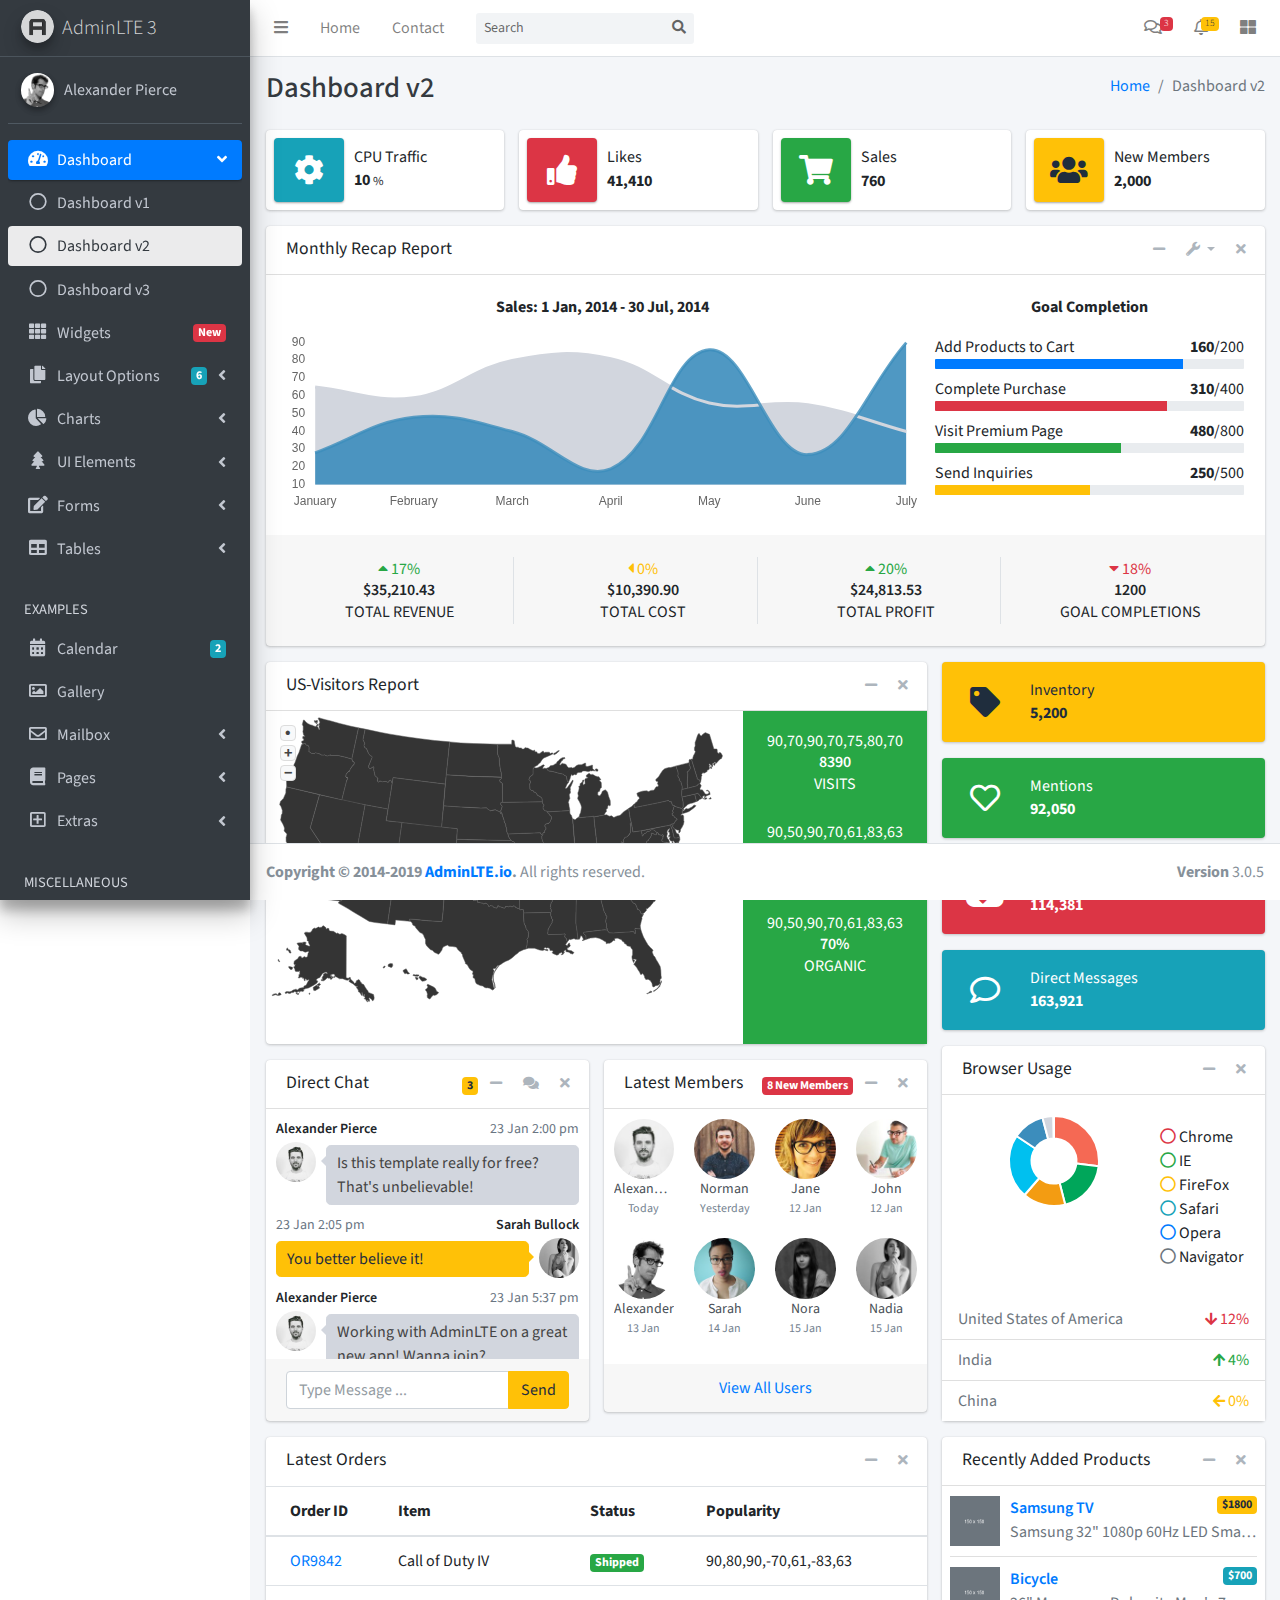
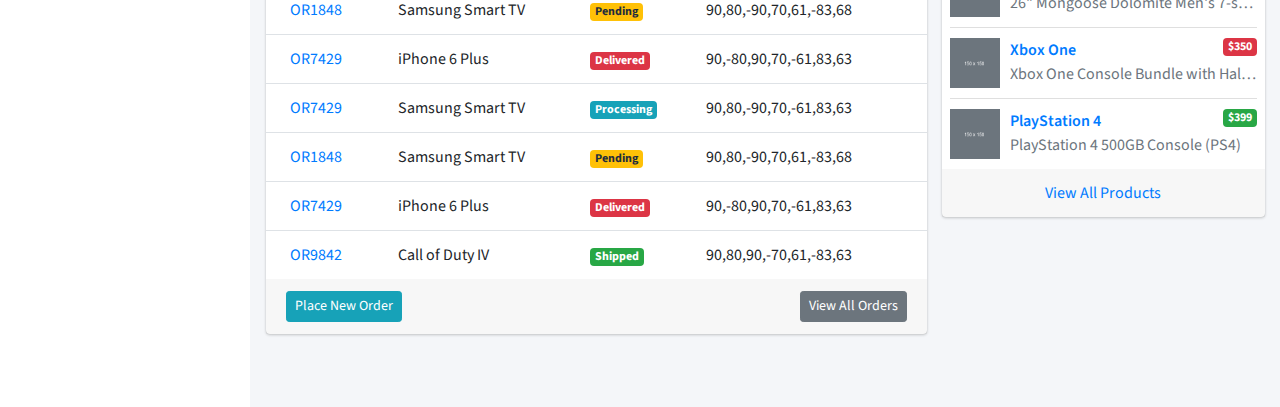
<file: new/public/adminlte/index2.html>
<!DOCTYPE html>
<html lang="en">
<head>
  <meta charset="utf-8">
  <meta name="viewport" content="width=device-width, initial-scale=1">
  <meta http-equiv="x-ua-compatible" content="ie=edge">

  <title>AdminLTE 3 | Dashboard 2</title>

  <!-- Font Awesome Icons -->
  <link rel="stylesheet" href="plugins/fontawesome-free/css/all.min.css">
  <!-- overlayScrollbars -->
  <link rel="stylesheet" href="plugins/overlayScrollbars/css/OverlayScrollbars.min.css">
  <!-- Theme style -->
  <link rel="stylesheet" href="dist/css/adminlte.min.css">
  <!-- Google Font: Source Sans Pro -->
  <link href="https://fonts.googleapis.com/css?family=Source+Sans+Pro:300,400,400i,700" rel="stylesheet">
</head>
<body class="hold-transition sidebar-mini layout-fixed layout-navbar-fixed layout-footer-fixed">
<div class="wrapper">
  <!-- Navbar -->
  <nav class="main-header navbar navbar-expand navbar-white navbar-light">
    <!-- Left navbar links -->
    <ul class="navbar-nav">
      <li class="nav-item">
        <a class="nav-link" data-widget="pushmenu" href="#" role="button"><i class="fas fa-bars"></i></a>
      </li>
      <li class="nav-item d-none d-sm-inline-block">
        <a href="index3.html" class="nav-link">Home</a>
      </li>
      <li class="nav-item d-none d-sm-inline-block">
        <a href="#" class="nav-link">Contact</a>
      </li>
    </ul>

    <!-- SEARCH FORM -->
    <form class="form-inline ml-3">
      <div class="input-group input-group-sm">
        <input class="form-control form-control-navbar" type="search" placeholder="Search" aria-label="Search">
        <div class="input-group-append">
          <button class="btn btn-navbar" type="submit">
            <i class="fas fa-search"></i>
          </button>
        </div>
      </div>
    </form>

    <!-- Right navbar links -->
    <ul class="navbar-nav ml-auto">
      <!-- Messages Dropdown Menu -->
      <li class="nav-item dropdown">
        <a class="nav-link" data-toggle="dropdown" href="#">
          <i class="far fa-comments"></i>
          <span class="badge badge-danger navbar-badge">3</span>
        </a>
        <div class="dropdown-menu dropdown-menu-lg dropdown-menu-right">
          <a href="#" class="dropdown-item">
            <!-- Message Start -->
            <div class="media">
              <img src="dist/img/user1-128x128.jpg" alt="User Avatar" class="img-size-50 mr-3 img-circle">
              <div class="media-body">
                <h3 class="dropdown-item-title">
                  Brad Diesel
                  <span class="float-right text-sm text-danger"><i class="fas fa-star"></i></span>
                </h3>
                <p class="text-sm">Call me whenever you can...</p>
                <p class="text-sm text-muted"><i class="far fa-clock mr-1"></i> 4 Hours Ago</p>
              </div>
            </div>
            <!-- Message End -->
          </a>
          <div class="dropdown-divider"></div>
          <a href="#" class="dropdown-item">
            <!-- Message Start -->
            <div class="media">
              <img src="dist/img/user8-128x128.jpg" alt="User Avatar" class="img-size-50 img-circle mr-3">
              <div class="media-body">
                <h3 class="dropdown-item-title">
                  John Pierce
                  <span class="float-right text-sm text-muted"><i class="fas fa-star"></i></span>
                </h3>
                <p class="text-sm">I got your message bro</p>
                <p class="text-sm text-muted"><i class="far fa-clock mr-1"></i> 4 Hours Ago</p>
              </div>
            </div>
            <!-- Message End -->
          </a>
          <div class="dropdown-divider"></div>
          <a href="#" class="dropdown-item">
            <!-- Message Start -->
            <div class="media">
              <img src="dist/img/user3-128x128.jpg" alt="User Avatar" class="img-size-50 img-circle mr-3">
              <div class="media-body">
                <h3 class="dropdown-item-title">
                  Nora Silvester
                  <span class="float-right text-sm text-warning"><i class="fas fa-star"></i></span>
                </h3>
                <p class="text-sm">The subject goes here</p>
                <p class="text-sm text-muted"><i class="far fa-clock mr-1"></i> 4 Hours Ago</p>
              </div>
            </div>
            <!-- Message End -->
          </a>
          <div class="dropdown-divider"></div>
          <a href="#" class="dropdown-item dropdown-footer">See All Messages</a>
        </div>
      </li>
      <!-- Notifications Dropdown Menu -->
      <li class="nav-item dropdown">
        <a class="nav-link" data-toggle="dropdown" href="#">
          <i class="far fa-bell"></i>
          <span class="badge badge-warning navbar-badge">15</span>
        </a>
        <div class="dropdown-menu dropdown-menu-lg dropdown-menu-right">
          <span class="dropdown-item dropdown-header">15 Notifications</span>
          <div class="dropdown-divider"></div>
          <a href="#" class="dropdown-item">
            <i class="fas fa-envelope mr-2"></i> 4 new messages
            <span class="float-right text-muted text-sm">3 mins</span>
          </a>
          <div class="dropdown-divider"></div>
          <a href="#" class="dropdown-item">
            <i class="fas fa-users mr-2"></i> 8 friend requests
            <span class="float-right text-muted text-sm">12 hours</span>
          </a>
          <div class="dropdown-divider"></div>
          <a href="#" class="dropdown-item">
            <i class="fas fa-file mr-2"></i> 3 new reports
            <span class="float-right text-muted text-sm">2 days</span>
          </a>
          <div class="dropdown-divider"></div>
          <a href="#" class="dropdown-item dropdown-footer">See All Notifications</a>
        </div>
      </li>
      <li class="nav-item">
        <a class="nav-link" data-widget="control-sidebar" data-slide="true" href="#" role="button"><i
            class="fas fa-th-large"></i></a>
      </li>
    </ul>
  </nav>
  <!-- /.navbar -->

  <!-- Main Sidebar Container -->
  <aside class="main-sidebar sidebar-dark-primary elevation-4">
    <!-- Brand Logo -->
    <a href="index3.html" class="brand-link">
      <img src="dist/img/AdminLTELogo.png" alt="AdminLTE Logo" class="brand-image img-circle elevation-3"
           style="opacity: .8">
      <span class="brand-text font-weight-light">AdminLTE 3</span>
    </a>

    <!-- Sidebar -->
    <div class="sidebar">
      <!-- Sidebar user panel (optional) -->
      <div class="user-panel mt-3 pb-3 mb-3 d-flex">
        <div class="image">
          <img src="dist/img/user2-160x160.jpg" class="img-circle elevation-2" alt="User Image">
        </div>
        <div class="info">
          <a href="#" class="d-block">Alexander Pierce</a>
        </div>
      </div>

      <!-- Sidebar Menu -->
      <nav class="mt-2">
        <ul class="nav nav-pills nav-sidebar flex-column" data-widget="treeview" role="menu" data-accordion="false">
          <!-- Add icons to the links using the .nav-icon class
               with font-awesome or any other icon font library -->
          <li class="nav-item has-treeview menu-open">
            <a href="#" class="nav-link active">
              <i class="nav-icon fas fa-tachometer-alt"></i>
              <p>
                Dashboard
                <i class="right fas fa-angle-left"></i>
              </p>
            </a>
            <ul class="nav nav-treeview">
              <li class="nav-item">
                <a href="./index.html" class="nav-link">
                  <i class="far fa-circle nav-icon"></i>
                  <p>Dashboard v1</p>
                </a>
              </li>
              <li class="nav-item">
                <a href="./index2.html" class="nav-link active">
                  <i class="far fa-circle nav-icon"></i>
                  <p>Dashboard v2</p>
                </a>
              </li>
              <li class="nav-item">
                <a href="./index3.html" class="nav-link">
                  <i class="far fa-circle nav-icon"></i>
                  <p>Dashboard v3</p>
                </a>
              </li>
            </ul>
          </li>
          <li class="nav-item">
            <a href="pages/widgets.html" class="nav-link">
              <i class="nav-icon fas fa-th"></i>
              <p>
                Widgets
                <span class="right badge badge-danger">New</span>
              </p>
            </a>
          </li>
          <li class="nav-item has-treeview">
            <a href="#" class="nav-link">
              <i class="nav-icon fas fa-copy"></i>
              <p>
                Layout Options
                <i class="fas fa-angle-left right"></i>
                <span class="badge badge-info right">6</span>
              </p>
            </a>
            <ul class="nav nav-treeview">
              <li class="nav-item">
                <a href="pages/layout/top-nav.html" class="nav-link">
                  <i class="far fa-circle nav-icon"></i>
                  <p>Top Navigation</p>
                </a>
              </li>
              <li class="nav-item">
                <a href="pages/layout/top-nav-sidebar.html" class="nav-link">
                  <i class="far fa-circle nav-icon"></i>
                  <p>Top Navigation + Sidebar</p>
                </a>
              </li>
              <li class="nav-item">
                <a href="pages/layout/boxed.html" class="nav-link">
                  <i class="far fa-circle nav-icon"></i>
                  <p>Boxed</p>
                </a>
              </li>
              <li class="nav-item">
                <a href="pages/layout/fixed-sidebar.html" class="nav-link">
                  <i class="far fa-circle nav-icon"></i>
                  <p>Fixed Sidebar</p>
                </a>
              </li>
              <li class="nav-item">
                <a href="pages/layout/fixed-topnav.html" class="nav-link">
                  <i class="far fa-circle nav-icon"></i>
                  <p>Fixed Navbar</p>
                </a>
              </li>
              <li class="nav-item">
                <a href="pages/layout/fixed-footer.html" class="nav-link">
                  <i class="far fa-circle nav-icon"></i>
                  <p>Fixed Footer</p>
                </a>
              </li>
              <li class="nav-item">
                <a href="pages/layout/collapsed-sidebar.html" class="nav-link">
                  <i class="far fa-circle nav-icon"></i>
                  <p>Collapsed Sidebar</p>
                </a>
              </li>
            </ul>
          </li>
          <li class="nav-item has-treeview">
            <a href="#" class="nav-link">
              <i class="nav-icon fas fa-chart-pie"></i>
              <p>
                Charts
                <i class="right fas fa-angle-left"></i>
              </p>
            </a>
            <ul class="nav nav-treeview">
              <li class="nav-item">
                <a href="pages/charts/chartjs.html" class="nav-link">
                  <i class="far fa-circle nav-icon"></i>
                  <p>ChartJS</p>
                </a>
              </li>
              <li class="nav-item">
                <a href="pages/charts/flot.html" class="nav-link">
                  <i class="far fa-circle nav-icon"></i>
                  <p>Flot</p>
                </a>
              </li>
              <li class="nav-item">
                <a href="pages/charts/inline.html" class="nav-link">
                  <i class="far fa-circle nav-icon"></i>
                  <p>Inline</p>
                </a>
              </li>
            </ul>
          </li>
          <li class="nav-item has-treeview">
            <a href="#" class="nav-link">
              <i class="nav-icon fas fa-tree"></i>
              <p>
                UI Elements
                <i class="fas fa-angle-left right"></i>
              </p>
            </a>
            <ul class="nav nav-treeview">
              <li class="nav-item">
                <a href="pages/UI/general.html" class="nav-link">
                  <i class="far fa-circle nav-icon"></i>
                  <p>General</p>
                </a>
              </li>
              <li class="nav-item">
                <a href="pages/UI/icons.html" class="nav-link">
                  <i class="far fa-circle nav-icon"></i>
                  <p>Icons</p>
                </a>
              </li>
              <li class="nav-item">
                <a href="pages/UI/buttons.html" class="nav-link">
                  <i class="far fa-circle nav-icon"></i>
                  <p>Buttons</p>
                </a>
              </li>
              <li class="nav-item">
                <a href="pages/UI/sliders.html" class="nav-link">
                  <i class="far fa-circle nav-icon"></i>
                  <p>Sliders</p>
                </a>
              </li>
              <li class="nav-item">
                <a href="pages/UI/modals.html" class="nav-link">
                  <i class="far fa-circle nav-icon"></i>
                  <p>Modals & Alerts</p>
                </a>
              </li>
              <li class="nav-item">
                <a href="pages/UI/navbar.html" class="nav-link">
                  <i class="far fa-circle nav-icon"></i>
                  <p>Navbar & Tabs</p>
                </a>
              </li>
              <li class="nav-item">
                <a href="pages/UI/timeline.html" class="nav-link">
                  <i class="far fa-circle nav-icon"></i>
                  <p>Timeline</p>
                </a>
              </li>
              <li class="nav-item">
                <a href="pages/UI/ribbons.html" class="nav-link">
                  <i class="far fa-circle nav-icon"></i>
                  <p>Ribbons</p>
                </a>
              </li>
            </ul>
          </li>
          <li class="nav-item has-treeview">
            <a href="#" class="nav-link">
              <i class="nav-icon fas fa-edit"></i>
              <p>
                Forms
                <i class="fas fa-angle-left right"></i>
              </p>
            </a>
            <ul class="nav nav-treeview">
              <li class="nav-item">
                <a href="pages/forms/general.html" class="nav-link">
                  <i class="far fa-circle nav-icon"></i>
                  <p>General Elements</p>
                </a>
              </li>
              <li class="nav-item">
                <a href="pages/forms/advanced.html" class="nav-link">
                  <i class="far fa-circle nav-icon"></i>
                  <p>Advanced Elements</p>
                </a>
              </li>
              <li class="nav-item">
                <a href="pages/forms/editors.html" class="nav-link">
                  <i class="far fa-circle nav-icon"></i>
                  <p>Editors</p>
                </a>
              </li>
              <li class="nav-item">
                <a href="pages/forms/validation.html" class="nav-link">
                  <i class="far fa-circle nav-icon"></i>
                  <p>Validation</p>
                </a>
              </li>
            </ul>
          </li>
          <li class="nav-item has-treeview">
            <a href="#" class="nav-link">
              <i class="nav-icon fas fa-table"></i>
              <p>
                Tables
                <i class="fas fa-angle-left right"></i>
              </p>
            </a>
            <ul class="nav nav-treeview">
              <li class="nav-item">
                <a href="pages/tables/simple.html" class="nav-link">
                  <i class="far fa-circle nav-icon"></i>
                  <p>Simple Tables</p>
                </a>
              </li>
              <li class="nav-item">
                <a href="pages/tables/data.html" class="nav-link">
                  <i class="far fa-circle nav-icon"></i>
                  <p>DataTables</p>
                </a>
              </li>
              <li class="nav-item">
                <a href="pages/tables/jsgrid.html" class="nav-link">
                  <i class="far fa-circle nav-icon"></i>
                  <p>jsGrid</p>
                </a>
              </li>
            </ul>
          </li>
          <li class="nav-header">EXAMPLES</li>
          <li class="nav-item">
            <a href="pages/calendar.html" class="nav-link">
              <i class="nav-icon fas fa-calendar-alt"></i>
              <p>
                Calendar
                <span class="badge badge-info right">2</span>
              </p>
            </a>
          </li>
          <li class="nav-item">
            <a href="pages/gallery.html" class="nav-link">
              <i class="nav-icon far fa-image"></i>
              <p>
                Gallery
              </p>
            </a>
          </li>
          <li class="nav-item has-treeview">
            <a href="#" class="nav-link">
              <i class="nav-icon far fa-envelope"></i>
              <p>
                Mailbox
                <i class="fas fa-angle-left right"></i>
              </p>
            </a>
            <ul class="nav nav-treeview">
              <li class="nav-item">
                <a href="pages/mailbox/mailbox.html" class="nav-link">
                  <i class="far fa-circle nav-icon"></i>
                  <p>Inbox</p>
                </a>
              </li>
              <li class="nav-item">
                <a href="pages/mailbox/compose.html" class="nav-link">
                  <i class="far fa-circle nav-icon"></i>
                  <p>Compose</p>
                </a>
              </li>
              <li class="nav-item">
                <a href="pages/mailbox/read-mail.html" class="nav-link">
                  <i class="far fa-circle nav-icon"></i>
                  <p>Read</p>
                </a>
              </li>
            </ul>
          </li>
          <li class="nav-item has-treeview">
            <a href="#" class="nav-link">
              <i class="nav-icon fas fa-book"></i>
              <p>
                Pages
                <i class="fas fa-angle-left right"></i>
              </p>
            </a>
            <ul class="nav nav-treeview">
              <li class="nav-item">
                <a href="pages/examples/invoice.html" class="nav-link">
                  <i class="far fa-circle nav-icon"></i>
                  <p>Invoice</p>
                </a>
              </li>
              <li class="nav-item">
                <a href="pages/examples/profile.html" class="nav-link">
                  <i class="far fa-circle nav-icon"></i>
                  <p>Profile</p>
                </a>
              </li>
              <li class="nav-item">
                <a href="pages/examples/e-commerce.html" class="nav-link">
                  <i class="far fa-circle nav-icon"></i>
                  <p>E-commerce</p>
                </a>
              </li>
              <li class="nav-item">
                <a href="pages/examples/projects.html" class="nav-link">
                  <i class="far fa-circle nav-icon"></i>
                  <p>Projects</p>
                </a>
              </li>
              <li class="nav-item">
                <a href="pages/examples/project-add.html" class="nav-link">
                  <i class="far fa-circle nav-icon"></i>
                  <p>Project Add</p>
                </a>
              </li>
              <li class="nav-item">
                <a href="pages/examples/project-edit.html" class="nav-link">
                  <i class="far fa-circle nav-icon"></i>
                  <p>Project Edit</p>
                </a>
              </li>
              <li class="nav-item">
                <a href="pages/examples/project-detail.html" class="nav-link">
                  <i class="far fa-circle nav-icon"></i>
                  <p>Project Detail</p>
                </a>
              </li>
              <li class="nav-item">
                <a href="pages/examples/contacts.html" class="nav-link">
                  <i class="far fa-circle nav-icon"></i>
                  <p>Contacts</p>
                </a>
              </li>
            </ul>
          </li>
          <li class="nav-item has-treeview">
            <a href="#" class="nav-link">
              <i class="nav-icon far fa-plus-square"></i>
              <p>
                Extras
                <i class="fas fa-angle-left right"></i>
              </p>
            </a>
            <ul class="nav nav-treeview">
              <li class="nav-item">
                <a href="pages/examples/login.html" class="nav-link">
                  <i class="far fa-circle nav-icon"></i>
                  <p>Login</p>
                </a>
              </li>
              <li class="nav-item">
                <a href="pages/examples/register.html" class="nav-link">
                  <i class="far fa-circle nav-icon"></i>
                  <p>Register</p>
                </a>
              </li>
              <li class="nav-item">
                <a href="pages/examples/forgot-password.html" class="nav-link">
                  <i class="far fa-circle nav-icon"></i>
                  <p>Forgot Password</p>
                </a>
              </li>
              <li class="nav-item">
                <a href="pages/examples/recover-password.html" class="nav-link">
                  <i class="far fa-circle nav-icon"></i>
                  <p>Recover Password</p>
                </a>
              </li>
              <li class="nav-item">
                <a href="pages/examples/lockscreen.html" class="nav-link">
                  <i class="far fa-circle nav-icon"></i>
                  <p>Lockscreen</p>
                </a>
              </li>
              <li class="nav-item">
                <a href="pages/examples/legacy-user-menu.html" class="nav-link">
                  <i class="far fa-circle nav-icon"></i>
                  <p>Legacy User Menu</p>
                </a>
              </li>
              <li class="nav-item">
                <a href="pages/examples/language-menu.html" class="nav-link">
                  <i class="far fa-circle nav-icon"></i>
                  <p>Language Menu</p>
                </a>
              </li>
              <li class="nav-item">
                <a href="pages/examples/404.html" class="nav-link">
                  <i class="far fa-circle nav-icon"></i>
                  <p>Error 404</p>
                </a>
              </li>
              <li class="nav-item">
                <a href="pages/examples/500.html" class="nav-link">
                  <i class="far fa-circle nav-icon"></i>
                  <p>Error 500</p>
                </a>
              </li>
              <li class="nav-item">
                <a href="pages/examples/pace.html" class="nav-link">
                  <i class="far fa-circle nav-icon"></i>
                  <p>Pace</p>
                </a>
              </li>
              <li class="nav-item">
                <a href="pages/examples/blank.html" class="nav-link">
                  <i class="far fa-circle nav-icon"></i>
                  <p>Blank Page</p>
                </a>
              </li>
              <li class="nav-item">
                <a href="starter.html" class="nav-link">
                  <i class="far fa-circle nav-icon"></i>
                  <p>Starter Page</p>
                </a>
              </li>
            </ul>
          </li>
          <li class="nav-header">MISCELLANEOUS</li>
          <li class="nav-item">
            <a href="https://adminlte.io/docs/3.0" class="nav-link">
              <i class="nav-icon fas fa-file"></i>
              <p>Documentation</p>
            </a>
          </li>
          <li class="nav-header">MULTI LEVEL EXAMPLE</li>
          <li class="nav-item">
            <a href="#" class="nav-link">
              <i class="fas fa-circle nav-icon"></i>
              <p>Level 1</p>
            </a>
          </li>
          <li class="nav-item has-treeview">
            <a href="#" class="nav-link">
              <i class="nav-icon fas fa-circle"></i>
              <p>
                Level 1
                <i class="right fas fa-angle-left"></i>
              </p>
            </a>
            <ul class="nav nav-treeview">
              <li class="nav-item">
                <a href="#" class="nav-link">
                  <i class="far fa-circle nav-icon"></i>
                  <p>Level 2</p>
                </a>
              </li>
              <li class="nav-item has-treeview">
                <a href="#" class="nav-link">
                  <i class="far fa-circle nav-icon"></i>
                  <p>
                    Level 2
                    <i class="right fas fa-angle-left"></i>
                  </p>
                </a>
                <ul class="nav nav-treeview">
                  <li class="nav-item">
                    <a href="#" class="nav-link">
                      <i class="far fa-dot-circle nav-icon"></i>
                      <p>Level 3</p>
                    </a>
                  </li>
                  <li class="nav-item">
                    <a href="#" class="nav-link">
                      <i class="far fa-dot-circle nav-icon"></i>
                      <p>Level 3</p>
                    </a>
                  </li>
                  <li class="nav-item">
                    <a href="#" class="nav-link">
                      <i class="far fa-dot-circle nav-icon"></i>
                      <p>Level 3</p>
                    </a>
                  </li>
                </ul>
              </li>
              <li class="nav-item">
                <a href="#" class="nav-link">
                  <i class="far fa-circle nav-icon"></i>
                  <p>Level 2</p>
                </a>
              </li>
            </ul>
          </li>
          <li class="nav-item">
            <a href="#" class="nav-link">
              <i class="fas fa-circle nav-icon"></i>
              <p>Level 1</p>
            </a>
          </li>
          <li class="nav-header">LABELS</li>
          <li class="nav-item">
            <a href="#" class="nav-link">
              <i class="nav-icon far fa-circle text-danger"></i>
              <p class="text">Important</p>
            </a>
          </li>
          <li class="nav-item">
            <a href="#" class="nav-link">
              <i class="nav-icon far fa-circle text-warning"></i>
              <p>Warning</p>
            </a>
          </li>
          <li class="nav-item">
            <a href="#" class="nav-link">
              <i class="nav-icon far fa-circle text-info"></i>
              <p>Informational</p>
            </a>
          </li>
        </ul>
      </nav>
      <!-- /.sidebar-menu -->
    </div>
    <!-- /.sidebar -->
  </aside>

  <!-- Content Wrapper. Contains page content -->
  <div class="content-wrapper">
    <!-- Content Header (Page header) -->
    <div class="content-header">
      <div class="container-fluid">
        <div class="row mb-2">
          <div class="col-sm-6">
            <h1 class="m-0 text-dark">Dashboard v2</h1>
          </div><!-- /.col -->
          <div class="col-sm-6">
            <ol class="breadcrumb float-sm-right">
              <li class="breadcrumb-item"><a href="#">Home</a></li>
              <li class="breadcrumb-item active">Dashboard v2</li>
            </ol>
          </div><!-- /.col -->
        </div><!-- /.row -->
      </div><!-- /.container-fluid -->
    </div>
    <!-- /.content-header -->

    <!-- Main content -->
    <section class="content">
      <div class="container-fluid">
        <!-- Info boxes -->
        <div class="row">
          <div class="col-12 col-sm-6 col-md-3">
            <div class="info-box">
              <span class="info-box-icon bg-info elevation-1"><i class="fas fa-cog"></i></span>

              <div class="info-box-content">
                <span class="info-box-text">CPU Traffic</span>
                <span class="info-box-number">
                  10
                  <small>%</small>
                </span>
              </div>
              <!-- /.info-box-content -->
            </div>
            <!-- /.info-box -->
          </div>
          <!-- /.col -->
          <div class="col-12 col-sm-6 col-md-3">
            <div class="info-box mb-3">
              <span class="info-box-icon bg-danger elevation-1"><i class="fas fa-thumbs-up"></i></span>

              <div class="info-box-content">
                <span class="info-box-text">Likes</span>
                <span class="info-box-number">41,410</span>
              </div>
              <!-- /.info-box-content -->
            </div>
            <!-- /.info-box -->
          </div>
          <!-- /.col -->

          <!-- fix for small devices only -->
          <div class="clearfix hidden-md-up"></div>

          <div class="col-12 col-sm-6 col-md-3">
            <div class="info-box mb-3">
              <span class="info-box-icon bg-success elevation-1"><i class="fas fa-shopping-cart"></i></span>

              <div class="info-box-content">
                <span class="info-box-text">Sales</span>
                <span class="info-box-number">760</span>
              </div>
              <!-- /.info-box-content -->
            </div>
            <!-- /.info-box -->
          </div>
          <!-- /.col -->
          <div class="col-12 col-sm-6 col-md-3">
            <div class="info-box mb-3">
              <span class="info-box-icon bg-warning elevation-1"><i class="fas fa-users"></i></span>

              <div class="info-box-content">
                <span class="info-box-text">New Members</span>
                <span class="info-box-number">2,000</span>
              </div>
              <!-- /.info-box-content -->
            </div>
            <!-- /.info-box -->
          </div>
          <!-- /.col -->
        </div>
        <!-- /.row -->

        <div class="row">
          <div class="col-md-12">
            <div class="card">
              <div class="card-header">
                <h5 class="card-title">Monthly Recap Report</h5>

                <div class="card-tools">
                  <button type="button" class="btn btn-tool" data-card-widget="collapse">
                    <i class="fas fa-minus"></i>
                  </button>
                  <div class="btn-group">
                    <button type="button" class="btn btn-tool dropdown-toggle" data-toggle="dropdown">
                      <i class="fas fa-wrench"></i>
                    </button>
                    <div class="dropdown-menu dropdown-menu-right" role="menu">
                      <a href="#" class="dropdown-item">Action</a>
                      <a href="#" class="dropdown-item">Another action</a>
                      <a href="#" class="dropdown-item">Something else here</a>
                      <a class="dropdown-divider"></a>
                      <a href="#" class="dropdown-item">Separated link</a>
                    </div>
                  </div>
                  <button type="button" class="btn btn-tool" data-card-widget="remove">
                    <i class="fas fa-times"></i>
                  </button>
                </div>
              </div>
              <!-- /.card-header -->
              <div class="card-body">
                <div class="row">
                  <div class="col-md-8">
                    <p class="text-center">
                      <strong>Sales: 1 Jan, 2014 - 30 Jul, 2014</strong>
                    </p>

                    <div class="chart">
                      <!-- Sales Chart Canvas -->
                      <canvas id="salesChart" height="180" style="height: 180px;"></canvas>
                    </div>
                    <!-- /.chart-responsive -->
                  </div>
                  <!-- /.col -->
                  <div class="col-md-4">
                    <p class="text-center">
                      <strong>Goal Completion</strong>
                    </p>

                    <div class="progress-group">
                      Add Products to Cart
                      <span class="float-right"><b>160</b>/200</span>
                      <div class="progress progress-sm">
                        <div class="progress-bar bg-primary" style="width: 80%"></div>
                      </div>
                    </div>
                    <!-- /.progress-group -->

                    <div class="progress-group">
                      Complete Purchase
                      <span class="float-right"><b>310</b>/400</span>
                      <div class="progress progress-sm">
                        <div class="progress-bar bg-danger" style="width: 75%"></div>
                      </div>
                    </div>

                    <!-- /.progress-group -->
                    <div class="progress-group">
                      <span class="progress-text">Visit Premium Page</span>
                      <span class="float-right"><b>480</b>/800</span>
                      <div class="progress progress-sm">
                        <div class="progress-bar bg-success" style="width: 60%"></div>
                      </div>
                    </div>

                    <!-- /.progress-group -->
                    <div class="progress-group">
                      Send Inquiries
                      <span class="float-right"><b>250</b>/500</span>
                      <div class="progress progress-sm">
                        <div class="progress-bar bg-warning" style="width: 50%"></div>
                      </div>
                    </div>
                    <!-- /.progress-group -->
                  </div>
                  <!-- /.col -->
                </div>
                <!-- /.row -->
              </div>
              <!-- ./card-body -->
              <div class="card-footer">
                <div class="row">
                  <div class="col-sm-3 col-6">
                    <div class="description-block border-right">
                      <span class="description-percentage text-success"><i class="fas fa-caret-up"></i> 17%</span>
                      <h5 class="description-header">$35,210.43</h5>
                      <span class="description-text">TOTAL REVENUE</span>
                    </div>
                    <!-- /.description-block -->
                  </div>
                  <!-- /.col -->
                  <div class="col-sm-3 col-6">
                    <div class="description-block border-right">
                      <span class="description-percentage text-warning"><i class="fas fa-caret-left"></i> 0%</span>
                      <h5 class="description-header">$10,390.90</h5>
                      <span class="description-text">TOTAL COST</span>
                    </div>
                    <!-- /.description-block -->
                  </div>
                  <!-- /.col -->
                  <div class="col-sm-3 col-6">
                    <div class="description-block border-right">
                      <span class="description-percentage text-success"><i class="fas fa-caret-up"></i> 20%</span>
                      <h5 class="description-header">$24,813.53</h5>
                      <span class="description-text">TOTAL PROFIT</span>
                    </div>
                    <!-- /.description-block -->
                  </div>
                  <!-- /.col -->
                  <div class="col-sm-3 col-6">
                    <div class="description-block">
                      <span class="description-percentage text-danger"><i class="fas fa-caret-down"></i> 18%</span>
                      <h5 class="description-header">1200</h5>
                      <span class="description-text">GOAL COMPLETIONS</span>
                    </div>
                    <!-- /.description-block -->
                  </div>
                </div>
                <!-- /.row -->
              </div>
              <!-- /.card-footer -->
            </div>
            <!-- /.card -->
          </div>
          <!-- /.col -->
        </div>
        <!-- /.row -->

        <!-- Main row -->
        <div class="row">
          <!-- Left col -->
          <div class="col-md-8">
            <!-- MAP & BOX PANE -->
            <div class="card">
              <div class="card-header">
                <h3 class="card-title">US-Visitors Report</h3>

                <div class="card-tools">
                  <button type="button" class="btn btn-tool" data-card-widget="collapse">
                    <i class="fas fa-minus"></i>
                  </button>
                  <button type="button" class="btn btn-tool" data-card-widget="remove">
                    <i class="fas fa-times"></i>
                  </button>
                </div>
              </div>
              <!-- /.card-header -->
              <div class="card-body p-0">
                <div class="d-md-flex">
                  <div class="p-1 flex-fill" style="overflow: hidden">
                    <!-- Map will be created here -->
                    <div id="world-map-markers" style="height: 325px; overflow: hidden">
                      <div class="map"></div>
                    </div>
                  </div>
                  <div class="card-pane-right bg-success pt-2 pb-2 pl-4 pr-4">
                    <div class="description-block mb-4">
                      <div class="sparkbar pad" data-color="#fff">90,70,90,70,75,80,70</div>
                      <h5 class="description-header">8390</h5>
                      <span class="description-text">Visits</span>
                    </div>
                    <!-- /.description-block -->
                    <div class="description-block mb-4">
                      <div class="sparkbar pad" data-color="#fff">90,50,90,70,61,83,63</div>
                      <h5 class="description-header">30%</h5>
                      <span class="description-text">Referrals</span>
                    </div>
                    <!-- /.description-block -->
                    <div class="description-block">
                      <div class="sparkbar pad" data-color="#fff">90,50,90,70,61,83,63</div>
                      <h5 class="description-header">70%</h5>
                      <span class="description-text">Organic</span>
                    </div>
                    <!-- /.description-block -->
                  </div><!-- /.card-pane-right -->
                </div><!-- /.d-md-flex -->
              </div>
              <!-- /.card-body -->
            </div>
            <!-- /.card -->
            <div class="row">
              <div class="col-md-6">
                <!-- DIRECT CHAT -->
                <div class="card direct-chat direct-chat-warning">
                  <div class="card-header">
                    <h3 class="card-title">Direct Chat</h3>

                    <div class="card-tools">
                      <span data-toggle="tooltip" title="3 New Messages" class="badge badge-warning">3</span>
                      <button type="button" class="btn btn-tool" data-card-widget="collapse"><i class="fas fa-minus"></i>
                      </button>
                      <button type="button" class="btn btn-tool" data-toggle="tooltip" title="Contacts"
                              data-widget="chat-pane-toggle">
                        <i class="fas fa-comments"></i></button>
                      <button type="button" class="btn btn-tool" data-card-widget="remove"><i class="fas fa-times"></i>
                      </button>
                    </div>
                  </div>
                  <!-- /.card-header -->
                  <div class="card-body">
                    <!-- Conversations are loaded here -->
                    <div class="direct-chat-messages">
                      <!-- Message. Default to the left -->
                      <div class="direct-chat-msg">
                        <div class="direct-chat-infos clearfix">
                          <span class="direct-chat-name float-left">Alexander Pierce</span>
                          <span class="direct-chat-timestamp float-right">23 Jan 2:00 pm</span>
                        </div>
                        <!-- /.direct-chat-infos -->
                        <img class="direct-chat-img" src="dist/img/user1-128x128.jpg" alt="message user image">
                        <!-- /.direct-chat-img -->
                        <div class="direct-chat-text">
                          Is this template really for free? That's unbelievable!
                        </div>
                        <!-- /.direct-chat-text -->
                      </div>
                      <!-- /.direct-chat-msg -->

                      <!-- Message to the right -->
                      <div class="direct-chat-msg right">
                        <div class="direct-chat-infos clearfix">
                          <span class="direct-chat-name float-right">Sarah Bullock</span>
                          <span class="direct-chat-timestamp float-left">23 Jan 2:05 pm</span>
                        </div>
                        <!-- /.direct-chat-infos -->
                        <img class="direct-chat-img" src="dist/img/user3-128x128.jpg" alt="message user image">
                        <!-- /.direct-chat-img -->
                        <div class="direct-chat-text">
                          You better believe it!
                        </div>
                        <!-- /.direct-chat-text -->
                      </div>
                      <!-- /.direct-chat-msg -->

                      <!-- Message. Default to the left -->
                      <div class="direct-chat-msg">
                        <div class="direct-chat-infos clearfix">
                          <span class="direct-chat-name float-left">Alexander Pierce</span>
                          <span class="direct-chat-timestamp float-right">23 Jan 5:37 pm</span>
                        </div>
                        <!-- /.direct-chat-infos -->
                        <img class="direct-chat-img" src="dist/img/user1-128x128.jpg" alt="message user image">
                        <!-- /.direct-chat-img -->
                        <div class="direct-chat-text">
                          Working with AdminLTE on a great new app! Wanna join?
                        </div>
                        <!-- /.direct-chat-text -->
                      </div>
                      <!-- /.direct-chat-msg -->

                      <!-- Message to the right -->
                      <div class="direct-chat-msg right">
                        <div class="direct-chat-infos clearfix">
                          <span class="direct-chat-name float-right">Sarah Bullock</span>
                          <span class="direct-chat-timestamp float-left">23 Jan 6:10 pm</span>
                        </div>
                        <!-- /.direct-chat-infos -->
                        <img class="direct-chat-img" src="dist/img/user3-128x128.jpg" alt="message user image">
                        <!-- /.direct-chat-img -->
                        <div class="direct-chat-text">
                          I would love to.
                        </div>
                        <!-- /.direct-chat-text -->
                      </div>
                      <!-- /.direct-chat-msg -->

                    </div>
                    <!--/.direct-chat-messages-->

                    <!-- Contacts are loaded here -->
                    <div class="direct-chat-contacts">
                      <ul class="contacts-list">
                        <li>
                          <a href="#">
                            <img class="contacts-list-img" src="dist/img/user1-128x128.jpg">

                            <div class="contacts-list-info">
                              <span class="contacts-list-name">
                                Count Dracula
                                <small class="contacts-list-date float-right">2/28/2015</small>
                              </span>
                              <span class="contacts-list-msg">How have you been? I was...</span>
                            </div>
                            <!-- /.contacts-list-info -->
                          </a>
                        </li>
                        <!-- End Contact Item -->
                        <li>
                          <a href="#">
                            <img class="contacts-list-img" src="dist/img/user7-128x128.jpg">

                            <div class="contacts-list-info">
                              <span class="contacts-list-name">
                                Sarah Doe
                                <small class="contacts-list-date float-right">2/23/2015</small>
                              </span>
                              <span class="contacts-list-msg">I will be waiting for...</span>
                            </div>
                            <!-- /.contacts-list-info -->
                          </a>
                        </li>
                        <!-- End Contact Item -->
                        <li>
                          <a href="#">
                            <img class="contacts-list-img" src="dist/img/user3-128x128.jpg">

                            <div class="contacts-list-info">
                              <span class="contacts-list-name">
                                Nadia Jolie
                                <small class="contacts-list-date float-right">2/20/2015</small>
                              </span>
                              <span class="contacts-list-msg">I'll call you back at...</span>
                            </div>
                            <!-- /.contacts-list-info -->
                          </a>
                        </li>
                        <!-- End Contact Item -->
                        <li>
                          <a href="#">
                            <img class="contacts-list-img" src="dist/img/user5-128x128.jpg">

                            <div class="contacts-list-info">
                              <span class="contacts-list-name">
                                Nora S. Vans
                                <small class="contacts-list-date float-right">2/10/2015</small>
                              </span>
                              <span class="contacts-list-msg">Where is your new...</span>
                            </div>
                            <!-- /.contacts-list-info -->
                          </a>
                        </li>
                        <!-- End Contact Item -->
                        <li>
                          <a href="#">
                            <img class="contacts-list-img" src="dist/img/user6-128x128.jpg">

                            <div class="contacts-list-info">
                              <span class="contacts-list-name">
                                John K.
                                <small class="contacts-list-date float-right">1/27/2015</small>
                              </span>
                              <span class="contacts-list-msg">Can I take a look at...</span>
                            </div>
                            <!-- /.contacts-list-info -->
                          </a>
                        </li>
                        <!-- End Contact Item -->
                        <li>
                          <a href="#">
                            <img class="contacts-list-img" src="dist/img/user8-128x128.jpg">

                            <div class="contacts-list-info">
                              <span class="contacts-list-name">
                                Kenneth M.
                                <small class="contacts-list-date float-right">1/4/2015</small>
                              </span>
                              <span class="contacts-list-msg">Never mind I found...</span>
                            </div>
                            <!-- /.contacts-list-info -->
                          </a>
                        </li>
                        <!-- End Contact Item -->
                      </ul>
                      <!-- /.contacts-list -->
                    </div>
                    <!-- /.direct-chat-pane -->
                  </div>
                  <!-- /.card-body -->
                  <div class="card-footer">
                    <form action="#" method="post">
                      <div class="input-group">
                        <input type="text" name="message" placeholder="Type Message ..." class="form-control">
                        <span class="input-group-append">
                          <button type="button" class="btn btn-warning">Send</button>
                        </span>
                      </div>
                    </form>
                  </div>
                  <!-- /.card-footer-->
                </div>
                <!--/.direct-chat -->
              </div>
              <!-- /.col -->

              <div class="col-md-6">
                <!-- USERS LIST -->
                <div class="card">
                  <div class="card-header">
                    <h3 class="card-title">Latest Members</h3>

                    <div class="card-tools">
                      <span class="badge badge-danger">8 New Members</span>
                      <button type="button" class="btn btn-tool" data-card-widget="collapse"><i class="fas fa-minus"></i>
                      </button>
                      <button type="button" class="btn btn-tool" data-card-widget="remove"><i class="fas fa-times"></i>
                      </button>
                    </div>
                  </div>
                  <!-- /.card-header -->
                  <div class="card-body p-0">
                    <ul class="users-list clearfix">
                      <li>
                        <img src="dist/img/user1-128x128.jpg" alt="User Image">
                        <a class="users-list-name" href="#">Alexander Pierce</a>
                        <span class="users-list-date">Today</span>
                      </li>
                      <li>
                        <img src="dist/img/user8-128x128.jpg" alt="User Image">
                        <a class="users-list-name" href="#">Norman</a>
                        <span class="users-list-date">Yesterday</span>
                      </li>
                      <li>
                        <img src="dist/img/user7-128x128.jpg" alt="User Image">
                        <a class="users-list-name" href="#">Jane</a>
                        <span class="users-list-date">12 Jan</span>
                      </li>
                      <li>
                        <img src="dist/img/user6-128x128.jpg" alt="User Image">
                        <a class="users-list-name" href="#">John</a>
                        <span class="users-list-date">12 Jan</span>
                      </li>
                      <li>
                        <img src="dist/img/user2-160x160.jpg" alt="User Image">
                        <a class="users-list-name" href="#">Alexander</a>
                        <span class="users-list-date">13 Jan</span>
                      </li>
                      <li>
                        <img src="dist/img/user5-128x128.jpg" alt="User Image">
                        <a class="users-list-name" href="#">Sarah</a>
                        <span class="users-list-date">14 Jan</span>
                      </li>
                      <li>
                        <img src="dist/img/user4-128x128.jpg" alt="User Image">
                        <a class="users-list-name" href="#">Nora</a>
                        <span class="users-list-date">15 Jan</span>
                      </li>
                      <li>
                        <img src="dist/img/user3-128x128.jpg" alt="User Image">
                        <a class="users-list-name" href="#">Nadia</a>
                        <span class="users-list-date">15 Jan</span>
                      </li>
                    </ul>
                    <!-- /.users-list -->
                  </div>
                  <!-- /.card-body -->
                  <div class="card-footer text-center">
                    <a href="javascript::">View All Users</a>
                  </div>
                  <!-- /.card-footer -->
                </div>
                <!--/.card -->
              </div>
              <!-- /.col -->
            </div>
            <!-- /.row -->

            <!-- TABLE: LATEST ORDERS -->
            <div class="card">
              <div class="card-header border-transparent">
                <h3 class="card-title">Latest Orders</h3>

                <div class="card-tools">
                  <button type="button" class="btn btn-tool" data-card-widget="collapse">
                    <i class="fas fa-minus"></i>
                  </button>
                  <button type="button" class="btn btn-tool" data-card-widget="remove">
                    <i class="fas fa-times"></i>
                  </button>
                </div>
              </div>
              <!-- /.card-header -->
              <div class="card-body p-0">
                <div class="table-responsive">
                  <table class="table m-0">
                    <thead>
                    <tr>
                      <th>Order ID</th>
                      <th>Item</th>
                      <th>Status</th>
                      <th>Popularity</th>
                    </tr>
                    </thead>
                    <tbody>
                    <tr>
                      <td><a href="pages/examples/invoice.html">OR9842</a></td>
                      <td>Call of Duty IV</td>
                      <td><span class="badge badge-success">Shipped</span></td>
                      <td>
                        <div class="sparkbar" data-color="#00a65a" data-height="20">90,80,90,-70,61,-83,63</div>
                      </td>
                    </tr>
                    <tr>
                      <td><a href="pages/examples/invoice.html">OR1848</a></td>
                      <td>Samsung Smart TV</td>
                      <td><span class="badge badge-warning">Pending</span></td>
                      <td>
                        <div class="sparkbar" data-color="#f39c12" data-height="20">90,80,-90,70,61,-83,68</div>
                      </td>
                    </tr>
                    <tr>
                      <td><a href="pages/examples/invoice.html">OR7429</a></td>
                      <td>iPhone 6 Plus</td>
                      <td><span class="badge badge-danger">Delivered</span></td>
                      <td>
                        <div class="sparkbar" data-color="#f56954" data-height="20">90,-80,90,70,-61,83,63</div>
                      </td>
                    </tr>
                    <tr>
                      <td><a href="pages/examples/invoice.html">OR7429</a></td>
                      <td>Samsung Smart TV</td>
                      <td><span class="badge badge-info">Processing</span></td>
                      <td>
                        <div class="sparkbar" data-color="#00c0ef" data-height="20">90,80,-90,70,-61,83,63</div>
                      </td>
                    </tr>
                    <tr>
                      <td><a href="pages/examples/invoice.html">OR1848</a></td>
                      <td>Samsung Smart TV</td>
                      <td><span class="badge badge-warning">Pending</span></td>
                      <td>
                        <div class="sparkbar" data-color="#f39c12" data-height="20">90,80,-90,70,61,-83,68</div>
                      </td>
                    </tr>
                    <tr>
                      <td><a href="pages/examples/invoice.html">OR7429</a></td>
                      <td>iPhone 6 Plus</td>
                      <td><span class="badge badge-danger">Delivered</span></td>
                      <td>
                        <div class="sparkbar" data-color="#f56954" data-height="20">90,-80,90,70,-61,83,63</div>
                      </td>
                    </tr>
                    <tr>
                      <td><a href="pages/examples/invoice.html">OR9842</a></td>
                      <td>Call of Duty IV</td>
                      <td><span class="badge badge-success">Shipped</span></td>
                      <td>
                        <div class="sparkbar" data-color="#00a65a" data-height="20">90,80,90,-70,61,-83,63</div>
                      </td>
                    </tr>
                    </tbody>
                  </table>
                </div>
                <!-- /.table-responsive -->
              </div>
              <!-- /.card-body -->
              <div class="card-footer clearfix">
                <a href="javascript:void(0)" class="btn btn-sm btn-info float-left">Place New Order</a>
                <a href="javascript:void(0)" class="btn btn-sm btn-secondary float-right">View All Orders</a>
              </div>
              <!-- /.card-footer -->
            </div>
            <!-- /.card -->
          </div>
          <!-- /.col -->

          <div class="col-md-4">
            <!-- Info Boxes Style 2 -->
            <div class="info-box mb-3 bg-warning">
              <span class="info-box-icon"><i class="fas fa-tag"></i></span>

              <div class="info-box-content">
                <span class="info-box-text">Inventory</span>
                <span class="info-box-number">5,200</span>
              </div>
              <!-- /.info-box-content -->
            </div>
            <!-- /.info-box -->
            <div class="info-box mb-3 bg-success">
              <span class="info-box-icon"><i class="far fa-heart"></i></span>

              <div class="info-box-content">
                <span class="info-box-text">Mentions</span>
                <span class="info-box-number">92,050</span>
              </div>
              <!-- /.info-box-content -->
            </div>
            <!-- /.info-box -->
            <div class="info-box mb-3 bg-danger">
              <span class="info-box-icon"><i class="fas fa-cloud-download-alt"></i></span>

              <div class="info-box-content">
                <span class="info-box-text">Downloads</span>
                <span class="info-box-number">114,381</span>
              </div>
              <!-- /.info-box-content -->
            </div>
            <!-- /.info-box -->
            <div class="info-box mb-3 bg-info">
              <span class="info-box-icon"><i class="far fa-comment"></i></span>

              <div class="info-box-content">
                <span class="info-box-text">Direct Messages</span>
                <span class="info-box-number">163,921</span>
              </div>
              <!-- /.info-box-content -->
            </div>
            <!-- /.info-box -->

            <div class="card">
              <div class="card-header">
                <h3 class="card-title">Browser Usage</h3>

                <div class="card-tools">
                  <button type="button" class="btn btn-tool" data-card-widget="collapse"><i class="fas fa-minus"></i>
                  </button>
                  <button type="button" class="btn btn-tool" data-card-widget="remove"><i class="fas fa-times"></i>
                  </button>
                </div>
              </div>
              <!-- /.card-header -->
              <div class="card-body">
                <div class="row">
                  <div class="col-md-8">
                    <div class="chart-responsive">
                      <canvas id="pieChart" height="150"></canvas>
                    </div>
                    <!-- ./chart-responsive -->
                  </div>
                  <!-- /.col -->
                  <div class="col-md-4">
                    <ul class="chart-legend clearfix">
                      <li><i class="far fa-circle text-danger"></i> Chrome</li>
                      <li><i class="far fa-circle text-success"></i> IE</li>
                      <li><i class="far fa-circle text-warning"></i> FireFox</li>
                      <li><i class="far fa-circle text-info"></i> Safari</li>
                      <li><i class="far fa-circle text-primary"></i> Opera</li>
                      <li><i class="far fa-circle text-secondary"></i> Navigator</li>
                    </ul>
                  </div>
                  <!-- /.col -->
                </div>
                <!-- /.row -->
              </div>
              <!-- /.card-body -->
              <div class="card-footer bg-white p-0">
                <ul class="nav nav-pills flex-column">
                  <li class="nav-item">
                    <a href="#" class="nav-link">
                      United States of America
                      <span class="float-right text-danger">
                        <i class="fas fa-arrow-down text-sm"></i>
                        12%</span>
                    </a>
                  </li>
                  <li class="nav-item">
                    <a href="#" class="nav-link">
                      India
                      <span class="float-right text-success">
                        <i class="fas fa-arrow-up text-sm"></i> 4%
                      </span>
                    </a>
                  </li>
                  <li class="nav-item">
                    <a href="#" class="nav-link">
                      China
                      <span class="float-right text-warning">
                        <i class="fas fa-arrow-left text-sm"></i> 0%
                      </span>
                    </a>
                  </li>
                </ul>
              </div>
              <!-- /.footer -->
            </div>
            <!-- /.card -->

            <!-- PRODUCT LIST -->
            <div class="card">
              <div class="card-header">
                <h3 class="card-title">Recently Added Products</h3>

                <div class="card-tools">
                  <button type="button" class="btn btn-tool" data-card-widget="collapse">
                    <i class="fas fa-minus"></i>
                  </button>
                  <button type="button" class="btn btn-tool" data-card-widget="remove">
                    <i class="fas fa-times"></i>
                  </button>
                </div>
              </div>
              <!-- /.card-header -->
              <div class="card-body p-0">
                <ul class="products-list product-list-in-card pl-2 pr-2">
                  <li class="item">
                    <div class="product-img">
                      <img src="dist/img/default-150x150.png" alt="Product Image" class="img-size-50">
                    </div>
                    <div class="product-info">
                      <a href="javascript:void(0)" class="product-title">Samsung TV
                        <span class="badge badge-warning float-right">$1800</span></a>
                      <span class="product-description">
                        Samsung 32" 1080p 60Hz LED Smart HDTV.
                      </span>
                    </div>
                  </li>
                  <!-- /.item -->
                  <li class="item">
                    <div class="product-img">
                      <img src="dist/img/default-150x150.png" alt="Product Image" class="img-size-50">
                    </div>
                    <div class="product-info">
                      <a href="javascript:void(0)" class="product-title">Bicycle
                        <span class="badge badge-info float-right">$700</span></a>
                      <span class="product-description">
                        26" Mongoose Dolomite Men's 7-speed, Navy Blue.
                      </span>
                    </div>
                  </li>
                  <!-- /.item -->
                  <li class="item">
                    <div class="product-img">
                      <img src="dist/img/default-150x150.png" alt="Product Image" class="img-size-50">
                    </div>
                    <div class="product-info">
                      <a href="javascript:void(0)" class="product-title">
                        Xbox One <span class="badge badge-danger float-right">
                        $350
                      </span>
                      </a>
                      <span class="product-description">
                        Xbox One Console Bundle with Halo Master Chief Collection.
                      </span>
                    </div>
                  </li>
                  <!-- /.item -->
                  <li class="item">
                    <div class="product-img">
                      <img src="dist/img/default-150x150.png" alt="Product Image" class="img-size-50">
                    </div>
                    <div class="product-info">
                      <a href="javascript:void(0)" class="product-title">PlayStation 4
                        <span class="badge badge-success float-right">$399</span></a>
                      <span class="product-description">
                        PlayStation 4 500GB Console (PS4)
                      </span>
                    </div>
                  </li>
                  <!-- /.item -->
                </ul>
              </div>
              <!-- /.card-body -->
              <div class="card-footer text-center">
                <a href="javascript:void(0)" class="uppercase">View All Products</a>
              </div>
              <!-- /.card-footer -->
            </div>
            <!-- /.card -->
          </div>
          <!-- /.col -->
        </div>
        <!-- /.row -->
      </div><!--/. container-fluid -->
    </section>
    <!-- /.content -->
  </div>
  <!-- /.content-wrapper -->

  <!-- Control Sidebar -->
  <aside class="control-sidebar control-sidebar-dark">
    <!-- Control sidebar content goes here -->
  </aside>
  <!-- /.control-sidebar -->

  <!-- Main Footer -->
  <footer class="main-footer">
    <strong>Copyright &copy; 2014-2019 <a href="http://adminlte.io">AdminLTE.io</a>.</strong>
    All rights reserved.
    <div class="float-right d-none d-sm-inline-block">
      <b>Version</b> 3.0.5
    </div>
  </footer>
</div>
<!-- ./wrapper -->

<!-- REQUIRED SCRIPTS -->
<!-- jQuery -->
<script src="plugins/jquery/jquery.min.js"></script>
<!-- Bootstrap -->
<script src="plugins/bootstrap/js/bootstrap.bundle.min.js"></script>
<!-- overlayScrollbars -->
<script src="plugins/overlayScrollbars/js/jquery.overlayScrollbars.min.js"></script>
<!-- AdminLTE App -->
<script src="dist/js/adminlte.js"></script>

<!-- OPTIONAL SCRIPTS -->
<script src="dist/js/demo.js"></script>

<!-- PAGE PLUGINS -->
<!-- jQuery Mapael -->
<script src="plugins/jquery-mousewheel/jquery.mousewheel.js"></script>
<script src="plugins/raphael/raphael.min.js"></script>
<script src="plugins/jquery-mapael/jquery.mapael.min.js"></script>
<script src="plugins/jquery-mapael/maps/usa_states.min.js"></script>
<!-- ChartJS -->
<script src="plugins/chart.js/Chart.min.js"></script>

<!-- PAGE SCRIPTS -->
<script src="dist/js/pages/dashboard2.js"></script>
</body>
</html>
</file>
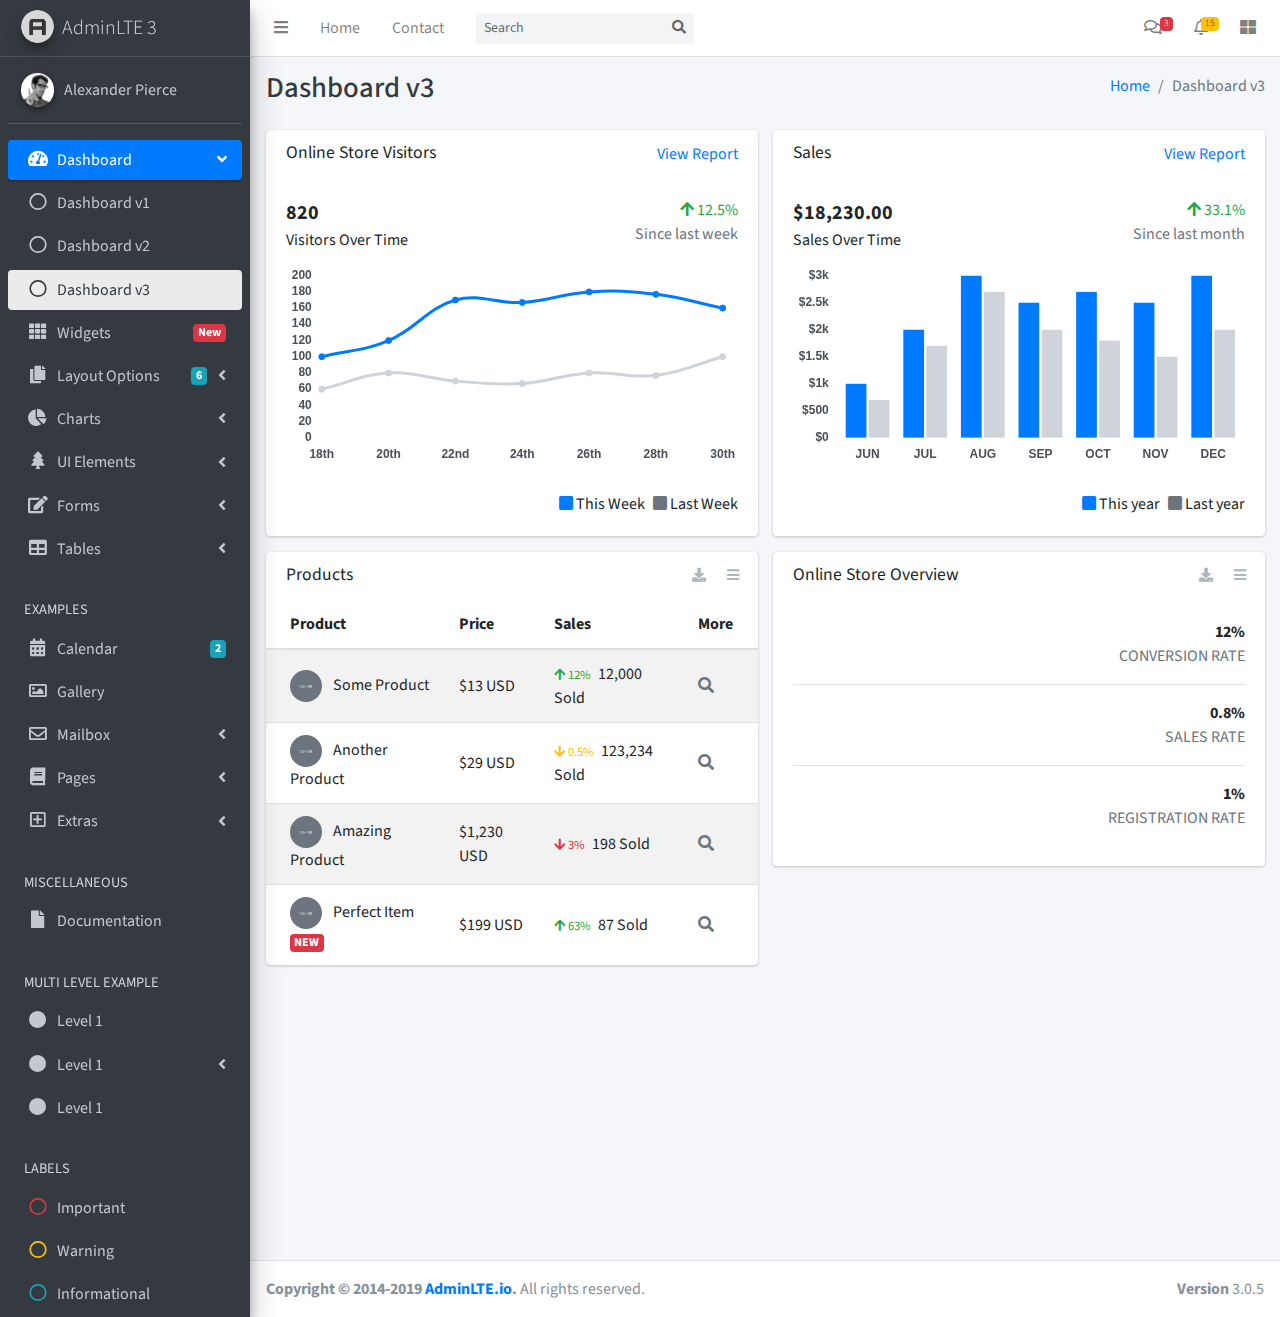
<file: new/public/adminlte/index3.html>
<!DOCTYPE html>
<html lang="en">
<head>
  <meta charset="utf-8">
  <meta name="viewport" content="width=device-width, initial-scale=1">
  <meta http-equiv="x-ua-compatible" content="ie=edge">

  <title>AdminLTE 3 | Dashboard 3</title>

  <!-- Font Awesome Icons -->
  <link rel="stylesheet" href="plugins/fontawesome-free/css/all.min.css">
  <!-- IonIcons -->
  <link rel="stylesheet" href="http://code.ionicframework.com/ionicons/2.0.1/css/ionicons.min.css">
  <!-- Theme style -->
  <link rel="stylesheet" href="dist/css/adminlte.min.css">
  <!-- Google Font: Source Sans Pro -->
  <link href="https://fonts.googleapis.com/css?family=Source+Sans+Pro:300,400,400i,700" rel="stylesheet">
</head>
<!--
BODY TAG OPTIONS:
=================
Apply one or more of the following classes to to the body tag
to get the desired effect
|---------------------------------------------------------|
|LAYOUT OPTIONS | sidebar-collapse                        |
|               | sidebar-mini                            |
|---------------------------------------------------------|
-->
<body class="hold-transition sidebar-mini">
<div class="wrapper">
  <!-- Navbar -->
  <nav class="main-header navbar navbar-expand navbar-white navbar-light">
    <!-- Left navbar links -->
    <ul class="navbar-nav">
      <li class="nav-item">
        <a class="nav-link" data-widget="pushmenu" href="#" role="button"><i class="fas fa-bars"></i></a>
      </li>
      <li class="nav-item d-none d-sm-inline-block">
        <a href="index3.html" class="nav-link">Home</a>
      </li>
      <li class="nav-item d-none d-sm-inline-block">
        <a href="#" class="nav-link">Contact</a>
      </li>
    </ul>

    <!-- SEARCH FORM -->
    <form class="form-inline ml-3">
      <div class="input-group input-group-sm">
        <input class="form-control form-control-navbar" type="search" placeholder="Search" aria-label="Search">
        <div class="input-group-append">
          <button class="btn btn-navbar" type="submit">
            <i class="fas fa-search"></i>
          </button>
        </div>
      </div>
    </form>

    <!-- Right navbar links -->
    <ul class="navbar-nav ml-auto">
      <!-- Messages Dropdown Menu -->
      <li class="nav-item dropdown">
        <a class="nav-link" data-toggle="dropdown" href="#">
          <i class="far fa-comments"></i>
          <span class="badge badge-danger navbar-badge">3</span>
        </a>
        <div class="dropdown-menu dropdown-menu-lg dropdown-menu-right">
          <a href="#" class="dropdown-item">
            <!-- Message Start -->
            <div class="media">
              <img src="dist/img/user1-128x128.jpg" alt="User Avatar" class="img-size-50 mr-3 img-circle">
              <div class="media-body">
                <h3 class="dropdown-item-title">
                  Brad Diesel
                  <span class="float-right text-sm text-danger"><i class="fas fa-star"></i></span>
                </h3>
                <p class="text-sm">Call me whenever you can...</p>
                <p class="text-sm text-muted"><i class="far fa-clock mr-1"></i> 4 Hours Ago</p>
              </div>
            </div>
            <!-- Message End -->
          </a>
          <div class="dropdown-divider"></div>
          <a href="#" class="dropdown-item">
            <!-- Message Start -->
            <div class="media">
              <img src="dist/img/user8-128x128.jpg" alt="User Avatar" class="img-size-50 img-circle mr-3">
              <div class="media-body">
                <h3 class="dropdown-item-title">
                  John Pierce
                  <span class="float-right text-sm text-muted"><i class="fas fa-star"></i></span>
                </h3>
                <p class="text-sm">I got your message bro</p>
                <p class="text-sm text-muted"><i class="far fa-clock mr-1"></i> 4 Hours Ago</p>
              </div>
            </div>
            <!-- Message End -->
          </a>
          <div class="dropdown-divider"></div>
          <a href="#" class="dropdown-item">
            <!-- Message Start -->
            <div class="media">
              <img src="dist/img/user3-128x128.jpg" alt="User Avatar" class="img-size-50 img-circle mr-3">
              <div class="media-body">
                <h3 class="dropdown-item-title">
                  Nora Silvester
                  <span class="float-right text-sm text-warning"><i class="fas fa-star"></i></span>
                </h3>
                <p class="text-sm">The subject goes here</p>
                <p class="text-sm text-muted"><i class="far fa-clock mr-1"></i> 4 Hours Ago</p>
              </div>
            </div>
            <!-- Message End -->
          </a>
          <div class="dropdown-divider"></div>
          <a href="#" class="dropdown-item dropdown-footer">See All Messages</a>
        </div>
      </li>
      <!-- Notifications Dropdown Menu -->
      <li class="nav-item dropdown">
        <a class="nav-link" data-toggle="dropdown" href="#">
          <i class="far fa-bell"></i>
          <span class="badge badge-warning navbar-badge">15</span>
        </a>
        <div class="dropdown-menu dropdown-menu-lg dropdown-menu-right">
          <span class="dropdown-item dropdown-header">15 Notifications</span>
          <div class="dropdown-divider"></div>
          <a href="#" class="dropdown-item">
            <i class="fas fa-envelope mr-2"></i> 4 new messages
            <span class="float-right text-muted text-sm">3 mins</span>
          </a>
          <div class="dropdown-divider"></div>
          <a href="#" class="dropdown-item">
            <i class="fas fa-users mr-2"></i> 8 friend requests
            <span class="float-right text-muted text-sm">12 hours</span>
          </a>
          <div class="dropdown-divider"></div>
          <a href="#" class="dropdown-item">
            <i class="fas fa-file mr-2"></i> 3 new reports
            <span class="float-right text-muted text-sm">2 days</span>
          </a>
          <div class="dropdown-divider"></div>
          <a href="#" class="dropdown-item dropdown-footer">See All Notifications</a>
        </div>
      </li>
      <li class="nav-item">
        <a class="nav-link" data-widget="control-sidebar" data-slide="true" href="#" role="button"><i
            class="fas fa-th-large"></i></a>
      </li>
    </ul>
  </nav>
  <!-- /.navbar -->

  <!-- Main Sidebar Container -->
  <aside class="main-sidebar sidebar-dark-primary elevation-4">
    <!-- Brand Logo -->
    <a href="index3.html" class="brand-link">
      <img src="dist/img/AdminLTELogo.png" alt="AdminLTE Logo" class="brand-image img-circle elevation-3"
           style="opacity: .8">
      <span class="brand-text font-weight-light">AdminLTE 3</span>
    </a>

    <!-- Sidebar -->
    <div class="sidebar">
      <!-- Sidebar user panel (optional) -->
      <div class="user-panel mt-3 pb-3 mb-3 d-flex">
        <div class="image">
          <img src="dist/img/user2-160x160.jpg" class="img-circle elevation-2" alt="User Image">
        </div>
        <div class="info">
          <a href="#" class="d-block">Alexander Pierce</a>
        </div>
      </div>

      <!-- Sidebar Menu -->
      <nav class="mt-2">
        <ul class="nav nav-pills nav-sidebar flex-column" data-widget="treeview" role="menu" data-accordion="false">
          <!-- Add icons to the links using the .nav-icon class
               with font-awesome or any other icon font library -->
          <li class="nav-item has-treeview menu-open">
            <a href="#" class="nav-link active">
              <i class="nav-icon fas fa-tachometer-alt"></i>
              <p>
                Dashboard
                <i class="right fas fa-angle-left"></i>
              </p>
            </a>
            <ul class="nav nav-treeview">
              <li class="nav-item">
                <a href="./index.html" class="nav-link">
                  <i class="far fa-circle nav-icon"></i>
                  <p>Dashboard v1</p>
                </a>
              </li>
              <li class="nav-item">
                <a href="./index2.html" class="nav-link">
                  <i class="far fa-circle nav-icon"></i>
                  <p>Dashboard v2</p>
                </a>
              </li>
              <li class="nav-item">
                <a href="./index3.html" class="nav-link active">
                  <i class="far fa-circle nav-icon"></i>
                  <p>Dashboard v3</p>
                </a>
              </li>
            </ul>
          </li>
          <li class="nav-item">
            <a href="pages/widgets.html" class="nav-link">
              <i class="nav-icon fas fa-th"></i>
              <p>
                Widgets
                <span class="right badge badge-danger">New</span>
              </p>
            </a>
          </li>
          <li class="nav-item has-treeview">
            <a href="#" class="nav-link">
              <i class="nav-icon fas fa-copy"></i>
              <p>
                Layout Options
                <i class="fas fa-angle-left right"></i>
                <span class="badge badge-info right">6</span>
              </p>
            </a>
            <ul class="nav nav-treeview">
              <li class="nav-item">
                <a href="pages/layout/top-nav.html" class="nav-link">
                  <i class="far fa-circle nav-icon"></i>
                  <p>Top Navigation</p>
                </a>
              </li>
              <li class="nav-item">
                <a href="pages/layout/top-nav-sidebar.html" class="nav-link">
                  <i class="far fa-circle nav-icon"></i>
                  <p>Top Navigation + Sidebar</p>
                </a>
              </li>
              <li class="nav-item">
                <a href="pages/layout/boxed.html" class="nav-link">
                  <i class="far fa-circle nav-icon"></i>
                  <p>Boxed</p>
                </a>
              </li>
              <li class="nav-item">
                <a href="pages/layout/fixed-sidebar.html" class="nav-link">
                  <i class="far fa-circle nav-icon"></i>
                  <p>Fixed Sidebar</p>
                </a>
              </li>
              <li class="nav-item">
                <a href="pages/layout/fixed-topnav.html" class="nav-link">
                  <i class="far fa-circle nav-icon"></i>
                  <p>Fixed Navbar</p>
                </a>
              </li>
              <li class="nav-item">
                <a href="pages/layout/fixed-footer.html" class="nav-link">
                  <i class="far fa-circle nav-icon"></i>
                  <p>Fixed Footer</p>
                </a>
              </li>
              <li class="nav-item">
                <a href="pages/layout/collapsed-sidebar.html" class="nav-link">
                  <i class="far fa-circle nav-icon"></i>
                  <p>Collapsed Sidebar</p>
                </a>
              </li>
            </ul>
          </li>
          <li class="nav-item has-treeview">
            <a href="#" class="nav-link">
              <i class="nav-icon fas fa-chart-pie"></i>
              <p>
                Charts
                <i class="right fas fa-angle-left"></i>
              </p>
            </a>
            <ul class="nav nav-treeview">
              <li class="nav-item">
                <a href="pages/charts/chartjs.html" class="nav-link">
                  <i class="far fa-circle nav-icon"></i>
                  <p>ChartJS</p>
                </a>
              </li>
              <li class="nav-item">
                <a href="pages/charts/flot.html" class="nav-link">
                  <i class="far fa-circle nav-icon"></i>
                  <p>Flot</p>
                </a>
              </li>
              <li class="nav-item">
                <a href="pages/charts/inline.html" class="nav-link">
                  <i class="far fa-circle nav-icon"></i>
                  <p>Inline</p>
                </a>
              </li>
            </ul>
          </li>
          <li class="nav-item has-treeview">
            <a href="#" class="nav-link">
              <i class="nav-icon fas fa-tree"></i>
              <p>
                UI Elements
                <i class="fas fa-angle-left right"></i>
              </p>
            </a>
            <ul class="nav nav-treeview">
              <li class="nav-item">
                <a href="pages/UI/general.html" class="nav-link">
                  <i class="far fa-circle nav-icon"></i>
                  <p>General</p>
                </a>
              </li>
              <li class="nav-item">
                <a href="pages/UI/icons.html" class="nav-link">
                  <i class="far fa-circle nav-icon"></i>
                  <p>Icons</p>
                </a>
              </li>
              <li class="nav-item">
                <a href="pages/UI/buttons.html" class="nav-link">
                  <i class="far fa-circle nav-icon"></i>
                  <p>Buttons</p>
                </a>
              </li>
              <li class="nav-item">
                <a href="pages/UI/sliders.html" class="nav-link">
                  <i class="far fa-circle nav-icon"></i>
                  <p>Sliders</p>
                </a>
              </li>
              <li class="nav-item">
                <a href="pages/UI/modals.html" class="nav-link">
                  <i class="far fa-circle nav-icon"></i>
                  <p>Modals & Alerts</p>
                </a>
              </li>
              <li class="nav-item">
                <a href="pages/UI/navbar.html" class="nav-link">
                  <i class="far fa-circle nav-icon"></i>
                  <p>Navbar & Tabs</p>
                </a>
              </li>
              <li class="nav-item">
                <a href="pages/UI/timeline.html" class="nav-link">
                  <i class="far fa-circle nav-icon"></i>
                  <p>Timeline</p>
                </a>
              </li>
              <li class="nav-item">
                <a href="pages/UI/ribbons.html" class="nav-link">
                  <i class="far fa-circle nav-icon"></i>
                  <p>Ribbons</p>
                </a>
              </li>
            </ul>
          </li>
          <li class="nav-item has-treeview">
            <a href="#" class="nav-link">
              <i class="nav-icon fas fa-edit"></i>
              <p>
                Forms
                <i class="fas fa-angle-left right"></i>
              </p>
            </a>
            <ul class="nav nav-treeview">
              <li class="nav-item">
                <a href="pages/forms/general.html" class="nav-link">
                  <i class="far fa-circle nav-icon"></i>
                  <p>General Elements</p>
                </a>
              </li>
              <li class="nav-item">
                <a href="pages/forms/advanced.html" class="nav-link">
                  <i class="far fa-circle nav-icon"></i>
                  <p>Advanced Elements</p>
                </a>
              </li>
              <li class="nav-item">
                <a href="pages/forms/editors.html" class="nav-link">
                  <i class="far fa-circle nav-icon"></i>
                  <p>Editors</p>
                </a>
              </li>
              <li class="nav-item">
                <a href="pages/forms/validation.html" class="nav-link">
                  <i class="far fa-circle nav-icon"></i>
                  <p>Validation</p>
                </a>
              </li>
            </ul>
          </li>
          <li class="nav-item has-treeview">
            <a href="#" class="nav-link">
              <i class="nav-icon fas fa-table"></i>
              <p>
                Tables
                <i class="fas fa-angle-left right"></i>
              </p>
            </a>
            <ul class="nav nav-treeview">
              <li class="nav-item">
                <a href="pages/tables/simple.html" class="nav-link">
                  <i class="far fa-circle nav-icon"></i>
                  <p>Simple Tables</p>
                </a>
              </li>
              <li class="nav-item">
                <a href="pages/tables/data.html" class="nav-link">
                  <i class="far fa-circle nav-icon"></i>
                  <p>DataTables</p>
                </a>
              </li>
              <li class="nav-item">
                <a href="pages/tables/jsgrid.html" class="nav-link">
                  <i class="far fa-circle nav-icon"></i>
                  <p>jsGrid</p>
                </a>
              </li>
            </ul>
          </li>
          <li class="nav-header">EXAMPLES</li>
          <li class="nav-item">
            <a href="pages/calendar.html" class="nav-link">
              <i class="nav-icon fas fa-calendar-alt"></i>
              <p>
                Calendar
                <span class="badge badge-info right">2</span>
              </p>
            </a>
          </li>
          <li class="nav-item">
            <a href="pages/gallery.html" class="nav-link">
              <i class="nav-icon far fa-image"></i>
              <p>
                Gallery
              </p>
            </a>
          </li>
          <li class="nav-item has-treeview">
            <a href="#" class="nav-link">
              <i class="nav-icon far fa-envelope"></i>
              <p>
                Mailbox
                <i class="fas fa-angle-left right"></i>
              </p>
            </a>
            <ul class="nav nav-treeview">
              <li class="nav-item">
                <a href="pages/mailbox/mailbox.html" class="nav-link">
                  <i class="far fa-circle nav-icon"></i>
                  <p>Inbox</p>
                </a>
              </li>
              <li class="nav-item">
                <a href="pages/mailbox/compose.html" class="nav-link">
                  <i class="far fa-circle nav-icon"></i>
                  <p>Compose</p>
                </a>
              </li>
              <li class="nav-item">
                <a href="pages/mailbox/read-mail.html" class="nav-link">
                  <i class="far fa-circle nav-icon"></i>
                  <p>Read</p>
                </a>
              </li>
            </ul>
          </li>
          <li class="nav-item has-treeview">
            <a href="#" class="nav-link">
              <i class="nav-icon fas fa-book"></i>
              <p>
                Pages
                <i class="fas fa-angle-left right"></i>
              </p>
            </a>
            <ul class="nav nav-treeview">
              <li class="nav-item">
                <a href="pages/examples/invoice.html" class="nav-link">
                  <i class="far fa-circle nav-icon"></i>
                  <p>Invoice</p>
                </a>
              </li>
              <li class="nav-item">
                <a href="pages/examples/profile.html" class="nav-link">
                  <i class="far fa-circle nav-icon"></i>
                  <p>Profile</p>
                </a>
              </li>
              <li class="nav-item">
                <a href="pages/examples/e-commerce.html" class="nav-link">
                  <i class="far fa-circle nav-icon"></i>
                  <p>E-commerce</p>
                </a>
              </li>
              <li class="nav-item">
                <a href="pages/examples/projects.html" class="nav-link">
                  <i class="far fa-circle nav-icon"></i>
                  <p>Projects</p>
                </a>
              </li>
              <li class="nav-item">
                <a href="pages/examples/project-add.html" class="nav-link">
                  <i class="far fa-circle nav-icon"></i>
                  <p>Project Add</p>
                </a>
              </li>
              <li class="nav-item">
                <a href="pages/examples/project-edit.html" class="nav-link">
                  <i class="far fa-circle nav-icon"></i>
                  <p>Project Edit</p>
                </a>
              </li>
              <li class="nav-item">
                <a href="pages/examples/project-detail.html" class="nav-link">
                  <i class="far fa-circle nav-icon"></i>
                  <p>Project Detail</p>
                </a>
              </li>
              <li class="nav-item">
                <a href="pages/examples/contacts.html" class="nav-link">
                  <i class="far fa-circle nav-icon"></i>
                  <p>Contacts</p>
                </a>
              </li>
            </ul>
          </li>
          <li class="nav-item has-treeview">
            <a href="#" class="nav-link">
              <i class="nav-icon far fa-plus-square"></i>
              <p>
                Extras
                <i class="fas fa-angle-left right"></i>
              </p>
            </a>
            <ul class="nav nav-treeview">
              <li class="nav-item">
                <a href="pages/examples/login.html" class="nav-link">
                  <i class="far fa-circle nav-icon"></i>
                  <p>Login</p>
                </a>
              </li>
              <li class="nav-item">
                <a href="pages/examples/register.html" class="nav-link">
                  <i class="far fa-circle nav-icon"></i>
                  <p>Register</p>
                </a>
              </li>
              <li class="nav-item">
                <a href="pages/examples/forgot-password.html" class="nav-link">
                  <i class="far fa-circle nav-icon"></i>
                  <p>Forgot Password</p>
                </a>
              </li>
              <li class="nav-item">
                <a href="pages/examples/recover-password.html" class="nav-link">
                  <i class="far fa-circle nav-icon"></i>
                  <p>Recover Password</p>
                </a>
              </li>
              <li class="nav-item">
                <a href="pages/examples/lockscreen.html" class="nav-link">
                  <i class="far fa-circle nav-icon"></i>
                  <p>Lockscreen</p>
                </a>
              </li>
              <li class="nav-item">
                <a href="pages/examples/legacy-user-menu.html" class="nav-link">
                  <i class="far fa-circle nav-icon"></i>
                  <p>Legacy User Menu</p>
                </a>
              </li>
              <li class="nav-item">
                <a href="pages/examples/language-menu.html" class="nav-link">
                  <i class="far fa-circle nav-icon"></i>
                  <p>Language Menu</p>
                </a>
              </li>
              <li class="nav-item">
                <a href="pages/examples/404.html" class="nav-link">
                  <i class="far fa-circle nav-icon"></i>
                  <p>Error 404</p>
                </a>
              </li>
              <li class="nav-item">
                <a href="pages/examples/500.html" class="nav-link">
                  <i class="far fa-circle nav-icon"></i>
                  <p>Error 500</p>
                </a>
              </li>
              <li class="nav-item">
                <a href="pages/examples/pace.html" class="nav-link">
                  <i class="far fa-circle nav-icon"></i>
                  <p>Pace</p>
                </a>
              </li>
              <li class="nav-item">
                <a href="pages/examples/blank.html" class="nav-link">
                  <i class="far fa-circle nav-icon"></i>
                  <p>Blank Page</p>
                </a>
              </li>
              <li class="nav-item">
                <a href="starter.html" class="nav-link">
                  <i class="far fa-circle nav-icon"></i>
                  <p>Starter Page</p>
                </a>
              </li>
            </ul>
          </li>
          <li class="nav-header">MISCELLANEOUS</li>
          <li class="nav-item">
            <a href="https://adminlte.io/docs/3.0" class="nav-link">
              <i class="nav-icon fas fa-file"></i>
              <p>Documentation</p>
            </a>
          </li>
          <li class="nav-header">MULTI LEVEL EXAMPLE</li>
          <li class="nav-item">
            <a href="#" class="nav-link">
              <i class="fas fa-circle nav-icon"></i>
              <p>Level 1</p>
            </a>
          </li>
          <li class="nav-item has-treeview">
            <a href="#" class="nav-link">
              <i class="nav-icon fas fa-circle"></i>
              <p>
                Level 1
                <i class="right fas fa-angle-left"></i>
              </p>
            </a>
            <ul class="nav nav-treeview">
              <li class="nav-item">
                <a href="#" class="nav-link">
                  <i class="far fa-circle nav-icon"></i>
                  <p>Level 2</p>
                </a>
              </li>
              <li class="nav-item has-treeview">
                <a href="#" class="nav-link">
                  <i class="far fa-circle nav-icon"></i>
                  <p>
                    Level 2
                    <i class="right fas fa-angle-left"></i>
                  </p>
                </a>
                <ul class="nav nav-treeview">
                  <li class="nav-item">
                    <a href="#" class="nav-link">
                      <i class="far fa-dot-circle nav-icon"></i>
                      <p>Level 3</p>
                    </a>
                  </li>
                  <li class="nav-item">
                    <a href="#" class="nav-link">
                      <i class="far fa-dot-circle nav-icon"></i>
                      <p>Level 3</p>
                    </a>
                  </li>
                  <li class="nav-item">
                    <a href="#" class="nav-link">
                      <i class="far fa-dot-circle nav-icon"></i>
                      <p>Level 3</p>
                    </a>
                  </li>
                </ul>
              </li>
              <li class="nav-item">
                <a href="#" class="nav-link">
                  <i class="far fa-circle nav-icon"></i>
                  <p>Level 2</p>
                </a>
              </li>
            </ul>
          </li>
          <li class="nav-item">
            <a href="#" class="nav-link">
              <i class="fas fa-circle nav-icon"></i>
              <p>Level 1</p>
            </a>
          </li>
          <li class="nav-header">LABELS</li>
          <li class="nav-item">
            <a href="#" class="nav-link">
              <i class="nav-icon far fa-circle text-danger"></i>
              <p class="text">Important</p>
            </a>
          </li>
          <li class="nav-item">
            <a href="#" class="nav-link">
              <i class="nav-icon far fa-circle text-warning"></i>
              <p>Warning</p>
            </a>
          </li>
          <li class="nav-item">
            <a href="#" class="nav-link">
              <i class="nav-icon far fa-circle text-info"></i>
              <p>Informational</p>
            </a>
          </li>
        </ul>
      </nav>
      <!-- /.sidebar-menu -->
    </div>
    <!-- /.sidebar -->
  </aside>

  <!-- Content Wrapper. Contains page content -->
  <div class="content-wrapper">
    <!-- Content Header (Page header) -->
    <div class="content-header">
      <div class="container-fluid">
        <div class="row mb-2">
          <div class="col-sm-6">
            <h1 class="m-0 text-dark">Dashboard v3</h1>
          </div><!-- /.col -->
          <div class="col-sm-6">
            <ol class="breadcrumb float-sm-right">
              <li class="breadcrumb-item"><a href="#">Home</a></li>
              <li class="breadcrumb-item active">Dashboard v3</li>
            </ol>
          </div><!-- /.col -->
        </div><!-- /.row -->
      </div><!-- /.container-fluid -->
    </div>
    <!-- /.content-header -->

    <!-- Main content -->
    <div class="content">
      <div class="container-fluid">
        <div class="row">
          <div class="col-lg-6">
            <div class="card">
              <div class="card-header border-0">
                <div class="d-flex justify-content-between">
                  <h3 class="card-title">Online Store Visitors</h3>
                  <a href="javascript:void(0);">View Report</a>
                </div>
              </div>
              <div class="card-body">
                <div class="d-flex">
                  <p class="d-flex flex-column">
                    <span class="text-bold text-lg">820</span>
                    <span>Visitors Over Time</span>
                  </p>
                  <p class="ml-auto d-flex flex-column text-right">
                    <span class="text-success">
                      <i class="fas fa-arrow-up"></i> 12.5%
                    </span>
                    <span class="text-muted">Since last week</span>
                  </p>
                </div>
                <!-- /.d-flex -->

                <div class="position-relative mb-4">
                  <canvas id="visitors-chart" height="200"></canvas>
                </div>

                <div class="d-flex flex-row justify-content-end">
                  <span class="mr-2">
                    <i class="fas fa-square text-primary"></i> This Week
                  </span>

                  <span>
                    <i class="fas fa-square text-gray"></i> Last Week
                  </span>
                </div>
              </div>
            </div>
            <!-- /.card -->

            <div class="card">
              <div class="card-header border-0">
                <h3 class="card-title">Products</h3>
                <div class="card-tools">
                  <a href="#" class="btn btn-tool btn-sm">
                    <i class="fas fa-download"></i>
                  </a>
                  <a href="#" class="btn btn-tool btn-sm">
                    <i class="fas fa-bars"></i>
                  </a>
                </div>
              </div>
              <div class="card-body table-responsive p-0">
                <table class="table table-striped table-valign-middle">
                  <thead>
                  <tr>
                    <th>Product</th>
                    <th>Price</th>
                    <th>Sales</th>
                    <th>More</th>
                  </tr>
                  </thead>
                  <tbody>
                  <tr>
                    <td>
                      <img src="dist/img/default-150x150.png" alt="Product 1" class="img-circle img-size-32 mr-2">
                      Some Product
                    </td>
                    <td>$13 USD</td>
                    <td>
                      <small class="text-success mr-1">
                        <i class="fas fa-arrow-up"></i>
                        12%
                      </small>
                      12,000 Sold
                    </td>
                    <td>
                      <a href="#" class="text-muted">
                        <i class="fas fa-search"></i>
                      </a>
                    </td>
                  </tr>
                  <tr>
                    <td>
                      <img src="dist/img/default-150x150.png" alt="Product 1" class="img-circle img-size-32 mr-2">
                      Another Product
                    </td>
                    <td>$29 USD</td>
                    <td>
                      <small class="text-warning mr-1">
                        <i class="fas fa-arrow-down"></i>
                        0.5%
                      </small>
                      123,234 Sold
                    </td>
                    <td>
                      <a href="#" class="text-muted">
                        <i class="fas fa-search"></i>
                      </a>
                    </td>
                  </tr>
                  <tr>
                    <td>
                      <img src="dist/img/default-150x150.png" alt="Product 1" class="img-circle img-size-32 mr-2">
                      Amazing Product
                    </td>
                    <td>$1,230 USD</td>
                    <td>
                      <small class="text-danger mr-1">
                        <i class="fas fa-arrow-down"></i>
                        3%
                      </small>
                      198 Sold
                    </td>
                    <td>
                      <a href="#" class="text-muted">
                        <i class="fas fa-search"></i>
                      </a>
                    </td>
                  </tr>
                  <tr>
                    <td>
                      <img src="dist/img/default-150x150.png" alt="Product 1" class="img-circle img-size-32 mr-2">
                      Perfect Item
                      <span class="badge bg-danger">NEW</span>
                    </td>
                    <td>$199 USD</td>
                    <td>
                      <small class="text-success mr-1">
                        <i class="fas fa-arrow-up"></i>
                        63%
                      </small>
                      87 Sold
                    </td>
                    <td>
                      <a href="#" class="text-muted">
                        <i class="fas fa-search"></i>
                      </a>
                    </td>
                  </tr>
                  </tbody>
                </table>
              </div>
            </div>
            <!-- /.card -->
          </div>
          <!-- /.col-md-6 -->
          <div class="col-lg-6">
            <div class="card">
              <div class="card-header border-0">
                <div class="d-flex justify-content-between">
                  <h3 class="card-title">Sales</h3>
                  <a href="javascript:void(0);">View Report</a>
                </div>
              </div>
              <div class="card-body">
                <div class="d-flex">
                  <p class="d-flex flex-column">
                    <span class="text-bold text-lg">$18,230.00</span>
                    <span>Sales Over Time</span>
                  </p>
                  <p class="ml-auto d-flex flex-column text-right">
                    <span class="text-success">
                      <i class="fas fa-arrow-up"></i> 33.1%
                    </span>
                    <span class="text-muted">Since last month</span>
                  </p>
                </div>
                <!-- /.d-flex -->

                <div class="position-relative mb-4">
                  <canvas id="sales-chart" height="200"></canvas>
                </div>

                <div class="d-flex flex-row justify-content-end">
                  <span class="mr-2">
                    <i class="fas fa-square text-primary"></i> This year
                  </span>

                  <span>
                    <i class="fas fa-square text-gray"></i> Last year
                  </span>
                </div>
              </div>
            </div>
            <!-- /.card -->

            <div class="card">
              <div class="card-header border-0">
                <h3 class="card-title">Online Store Overview</h3>
                <div class="card-tools">
                  <a href="#" class="btn btn-sm btn-tool">
                    <i class="fas fa-download"></i>
                  </a>
                  <a href="#" class="btn btn-sm btn-tool">
                    <i class="fas fa-bars"></i>
                  </a>
                </div>
              </div>
              <div class="card-body">
                <div class="d-flex justify-content-between align-items-center border-bottom mb-3">
                  <p class="text-success text-xl">
                    <i class="ion ion-ios-refresh-empty"></i>
                  </p>
                  <p class="d-flex flex-column text-right">
                    <span class="font-weight-bold">
                      <i class="ion ion-android-arrow-up text-success"></i> 12%
                    </span>
                    <span class="text-muted">CONVERSION RATE</span>
                  </p>
                </div>
                <!-- /.d-flex -->
                <div class="d-flex justify-content-between align-items-center border-bottom mb-3">
                  <p class="text-warning text-xl">
                    <i class="ion ion-ios-cart-outline"></i>
                  </p>
                  <p class="d-flex flex-column text-right">
                    <span class="font-weight-bold">
                      <i class="ion ion-android-arrow-up text-warning"></i> 0.8%
                    </span>
                    <span class="text-muted">SALES RATE</span>
                  </p>
                </div>
                <!-- /.d-flex -->
                <div class="d-flex justify-content-between align-items-center mb-0">
                  <p class="text-danger text-xl">
                    <i class="ion ion-ios-people-outline"></i>
                  </p>
                  <p class="d-flex flex-column text-right">
                    <span class="font-weight-bold">
                      <i class="ion ion-android-arrow-down text-danger"></i> 1%
                    </span>
                    <span class="text-muted">REGISTRATION RATE</span>
                  </p>
                </div>
                <!-- /.d-flex -->
              </div>
            </div>
          </div>
          <!-- /.col-md-6 -->
        </div>
        <!-- /.row -->
      </div>
      <!-- /.container-fluid -->
    </div>
    <!-- /.content -->
  </div>
  <!-- /.content-wrapper -->

  <!-- Control Sidebar -->
  <aside class="control-sidebar control-sidebar-dark">
    <!-- Control sidebar content goes here -->
  </aside>
  <!-- /.control-sidebar -->

  <!-- Main Footer -->
  <footer class="main-footer">
    <strong>Copyright &copy; 2014-2019 <a href="http://adminlte.io">AdminLTE.io</a>.</strong>
    All rights reserved.
    <div class="float-right d-none d-sm-inline-block">
      <b>Version</b> 3.0.5
    </div>
  </footer>
</div>
<!-- ./wrapper -->

<!-- REQUIRED SCRIPTS -->

<!-- jQuery -->
<script src="plugins/jquery/jquery.min.js"></script>
<!-- Bootstrap -->
<script src="plugins/bootstrap/js/bootstrap.bundle.min.js"></script>
<!-- AdminLTE -->
<script src="dist/js/adminlte.js"></script>

<!-- OPTIONAL SCRIPTS -->
<script src="plugins/chart.js/Chart.min.js"></script>
<script src="dist/js/demo.js"></script>
<script src="dist/js/pages/dashboard3.js"></script>
</body>
</html>
</file>
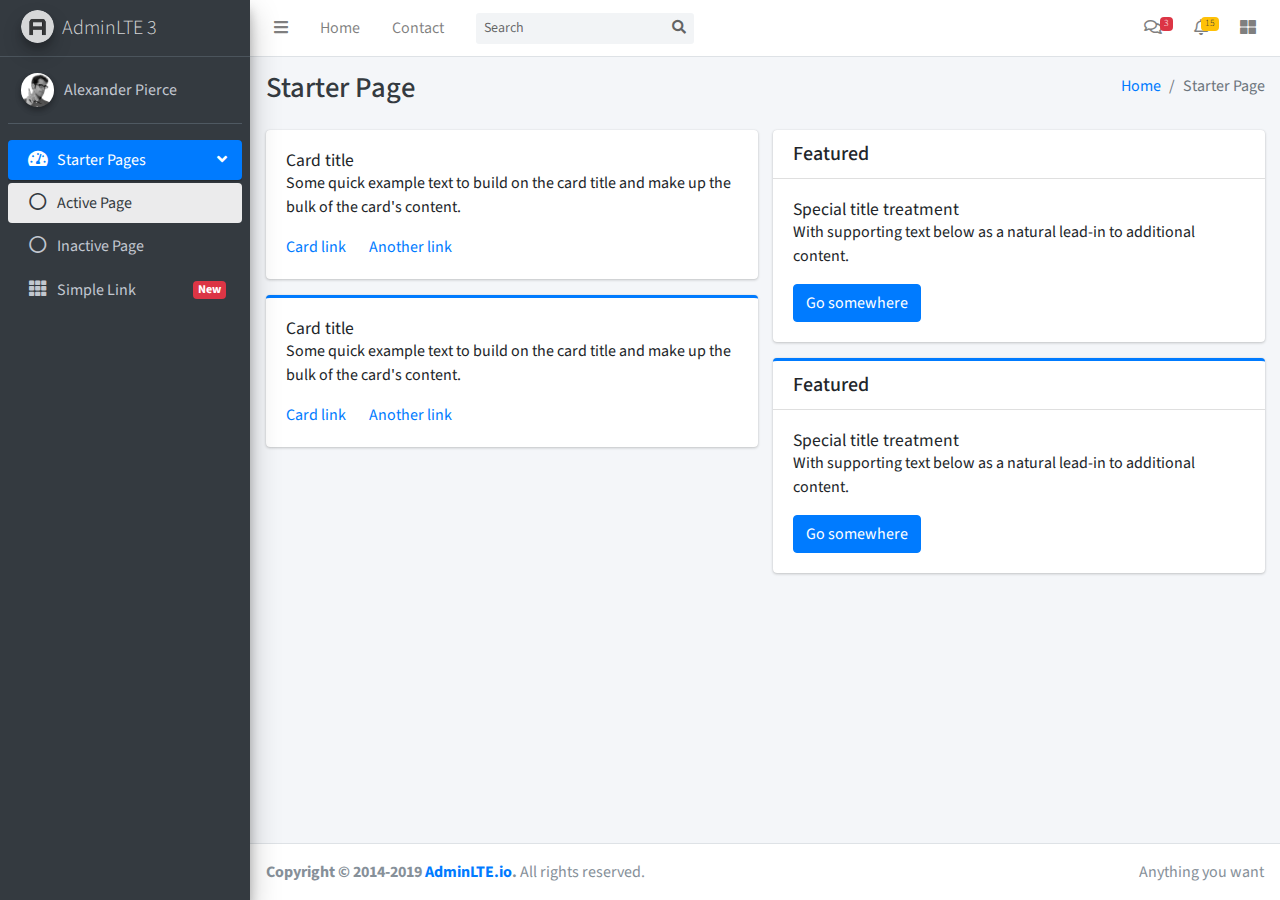
<file: new/public/adminlte/starter.html>
<!DOCTYPE html>
<!--
This is a starter template page. Use this page to start your new project from
scratch. This page gets rid of all links and provides the needed markup only.
-->
<html lang="en">
<head>
  <meta charset="utf-8">
  <meta name="viewport" content="width=device-width, initial-scale=1">
  <meta http-equiv="x-ua-compatible" content="ie=edge">

  <title>AdminLTE 3 | Starter</title>

  <!-- Font Awesome Icons -->
  <link rel="stylesheet" href="plugins/fontawesome-free/css/all.min.css">
  <!-- Theme style -->
  <link rel="stylesheet" href="dist/css/adminlte.min.css">
  <!-- Google Font: Source Sans Pro -->
  <link href="https://fonts.googleapis.com/css?family=Source+Sans+Pro:300,400,400i,700" rel="stylesheet">
</head>
<body class="hold-transition sidebar-mini">
<div class="wrapper">

  <!-- Navbar -->
  <nav class="main-header navbar navbar-expand navbar-white navbar-light">
    <!-- Left navbar links -->
    <ul class="navbar-nav">
      <li class="nav-item">
        <a class="nav-link" data-widget="pushmenu" href="#" role="button"><i class="fas fa-bars"></i></a>
      </li>
      <li class="nav-item d-none d-sm-inline-block">
        <a href="index3.html" class="nav-link">Home</a>
      </li>
      <li class="nav-item d-none d-sm-inline-block">
        <a href="#" class="nav-link">Contact</a>
      </li>
    </ul>

    <!-- SEARCH FORM -->
    <form class="form-inline ml-3">
      <div class="input-group input-group-sm">
        <input class="form-control form-control-navbar" type="search" placeholder="Search" aria-label="Search">
        <div class="input-group-append">
          <button class="btn btn-navbar" type="submit">
            <i class="fas fa-search"></i>
          </button>
        </div>
      </div>
    </form>

    <!-- Right navbar links -->
    <ul class="navbar-nav ml-auto">
      <!-- Messages Dropdown Menu -->
      <li class="nav-item dropdown">
        <a class="nav-link" data-toggle="dropdown" href="#">
          <i class="far fa-comments"></i>
          <span class="badge badge-danger navbar-badge">3</span>
        </a>
        <div class="dropdown-menu dropdown-menu-lg dropdown-menu-right">
          <a href="#" class="dropdown-item">
            <!-- Message Start -->
            <div class="media">
              <img src="dist/img/user1-128x128.jpg" alt="User Avatar" class="img-size-50 mr-3 img-circle">
              <div class="media-body">
                <h3 class="dropdown-item-title">
                  Brad Diesel
                  <span class="float-right text-sm text-danger"><i class="fas fa-star"></i></span>
                </h3>
                <p class="text-sm">Call me whenever you can...</p>
                <p class="text-sm text-muted"><i class="far fa-clock mr-1"></i> 4 Hours Ago</p>
              </div>
            </div>
            <!-- Message End -->
          </a>
          <div class="dropdown-divider"></div>
          <a href="#" class="dropdown-item">
            <!-- Message Start -->
            <div class="media">
              <img src="dist/img/user8-128x128.jpg" alt="User Avatar" class="img-size-50 img-circle mr-3">
              <div class="media-body">
                <h3 class="dropdown-item-title">
                  John Pierce
                  <span class="float-right text-sm text-muted"><i class="fas fa-star"></i></span>
                </h3>
                <p class="text-sm">I got your message bro</p>
                <p class="text-sm text-muted"><i class="far fa-clock mr-1"></i> 4 Hours Ago</p>
              </div>
            </div>
            <!-- Message End -->
          </a>
          <div class="dropdown-divider"></div>
          <a href="#" class="dropdown-item">
            <!-- Message Start -->
            <div class="media">
              <img src="dist/img/user3-128x128.jpg" alt="User Avatar" class="img-size-50 img-circle mr-3">
              <div class="media-body">
                <h3 class="dropdown-item-title">
                  Nora Silvester
                  <span class="float-right text-sm text-warning"><i class="fas fa-star"></i></span>
                </h3>
                <p class="text-sm">The subject goes here</p>
                <p class="text-sm text-muted"><i class="far fa-clock mr-1"></i> 4 Hours Ago</p>
              </div>
            </div>
            <!-- Message End -->
          </a>
          <div class="dropdown-divider"></div>
          <a href="#" class="dropdown-item dropdown-footer">See All Messages</a>
        </div>
      </li>
      <!-- Notifications Dropdown Menu -->
      <li class="nav-item dropdown">
        <a class="nav-link" data-toggle="dropdown" href="#">
          <i class="far fa-bell"></i>
          <span class="badge badge-warning navbar-badge">15</span>
        </a>
        <div class="dropdown-menu dropdown-menu-lg dropdown-menu-right">
          <span class="dropdown-header">15 Notifications</span>
          <div class="dropdown-divider"></div>
          <a href="#" class="dropdown-item">
            <i class="fas fa-envelope mr-2"></i> 4 new messages
            <span class="float-right text-muted text-sm">3 mins</span>
          </a>
          <div class="dropdown-divider"></div>
          <a href="#" class="dropdown-item">
            <i class="fas fa-users mr-2"></i> 8 friend requests
            <span class="float-right text-muted text-sm">12 hours</span>
          </a>
          <div class="dropdown-divider"></div>
          <a href="#" class="dropdown-item">
            <i class="fas fa-file mr-2"></i> 3 new reports
            <span class="float-right text-muted text-sm">2 days</span>
          </a>
          <div class="dropdown-divider"></div>
          <a href="#" class="dropdown-item dropdown-footer">See All Notifications</a>
        </div>
      </li>
      <li class="nav-item">
        <a class="nav-link" data-widget="control-sidebar" data-slide="true" href="#" role="button"><i
            class="fas fa-th-large"></i></a>
      </li>
    </ul>
  </nav>
  <!-- /.navbar -->

  <!-- Main Sidebar Container -->
  <aside class="main-sidebar sidebar-dark-primary elevation-4">
    <!-- Brand Logo -->
    <a href="index3.html" class="brand-link">
      <img src="dist/img/AdminLTELogo.png" alt="AdminLTE Logo" class="brand-image img-circle elevation-3"
           style="opacity: .8">
      <span class="brand-text font-weight-light">AdminLTE 3</span>
    </a>

    <!-- Sidebar -->
    <div class="sidebar">
      <!-- Sidebar user panel (optional) -->
      <div class="user-panel mt-3 pb-3 mb-3 d-flex">
        <div class="image">
          <img src="dist/img/user2-160x160.jpg" class="img-circle elevation-2" alt="User Image">
        </div>
        <div class="info">
          <a href="#" class="d-block">Alexander Pierce</a>
        </div>
      </div>

      <!-- Sidebar Menu -->
      <nav class="mt-2">
        <ul class="nav nav-pills nav-sidebar flex-column" data-widget="treeview" role="menu" data-accordion="false">
          <!-- Add icons to the links using the .nav-icon class
               with font-awesome or any other icon font library -->
          <li class="nav-item has-treeview menu-open">
            <a href="#" class="nav-link active">
              <i class="nav-icon fas fa-tachometer-alt"></i>
              <p>
                Starter Pages
                <i class="right fas fa-angle-left"></i>
              </p>
            </a>
            <ul class="nav nav-treeview">
              <li class="nav-item">
                <a href="#" class="nav-link active">
                  <i class="far fa-circle nav-icon"></i>
                  <p>Active Page</p>
                </a>
              </li>
              <li class="nav-item">
                <a href="#" class="nav-link">
                  <i class="far fa-circle nav-icon"></i>
                  <p>Inactive Page</p>
                </a>
              </li>
            </ul>
          </li>
          <li class="nav-item">
            <a href="#" class="nav-link">
              <i class="nav-icon fas fa-th"></i>
              <p>
                Simple Link
                <span class="right badge badge-danger">New</span>
              </p>
            </a>
          </li>
        </ul>
      </nav>
      <!-- /.sidebar-menu -->
    </div>
    <!-- /.sidebar -->
  </aside>

  <!-- Content Wrapper. Contains page content -->
  <div class="content-wrapper">
    <!-- Content Header (Page header) -->
    <div class="content-header">
      <div class="container-fluid">
        <div class="row mb-2">
          <div class="col-sm-6">
            <h1 class="m-0 text-dark">Starter Page</h1>
          </div><!-- /.col -->
          <div class="col-sm-6">
            <ol class="breadcrumb float-sm-right">
              <li class="breadcrumb-item"><a href="#">Home</a></li>
              <li class="breadcrumb-item active">Starter Page</li>
            </ol>
          </div><!-- /.col -->
        </div><!-- /.row -->
      </div><!-- /.container-fluid -->
    </div>
    <!-- /.content-header -->

    <!-- Main content -->
    <div class="content">
      <div class="container-fluid">
        <div class="row">
          <div class="col-lg-6">
            <div class="card">
              <div class="card-body">
                <h5 class="card-title">Card title</h5>

                <p class="card-text">
                  Some quick example text to build on the card title and make up the bulk of the card's
                  content.
                </p>

                <a href="#" class="card-link">Card link</a>
                <a href="#" class="card-link">Another link</a>
              </div>
            </div>

            <div class="card card-primary card-outline">
              <div class="card-body">
                <h5 class="card-title">Card title</h5>

                <p class="card-text">
                  Some quick example text to build on the card title and make up the bulk of the card's
                  content.
                </p>
                <a href="#" class="card-link">Card link</a>
                <a href="#" class="card-link">Another link</a>
              </div>
            </div><!-- /.card -->
          </div>
          <!-- /.col-md-6 -->
          <div class="col-lg-6">
            <div class="card">
              <div class="card-header">
                <h5 class="m-0">Featured</h5>
              </div>
              <div class="card-body">
                <h6 class="card-title">Special title treatment</h6>

                <p class="card-text">With supporting text below as a natural lead-in to additional content.</p>
                <a href="#" class="btn btn-primary">Go somewhere</a>
              </div>
            </div>

            <div class="card card-primary card-outline">
              <div class="card-header">
                <h5 class="m-0">Featured</h5>
              </div>
              <div class="card-body">
                <h6 class="card-title">Special title treatment</h6>

                <p class="card-text">With supporting text below as a natural lead-in to additional content.</p>
                <a href="#" class="btn btn-primary">Go somewhere</a>
              </div>
            </div>
          </div>
          <!-- /.col-md-6 -->
        </div>
        <!-- /.row -->
      </div><!-- /.container-fluid -->
    </div>
    <!-- /.content -->
  </div>
  <!-- /.content-wrapper -->

  <!-- Control Sidebar -->
  <aside class="control-sidebar control-sidebar-dark">
    <!-- Control sidebar content goes here -->
    <div class="p-3">
      <h5>Title</h5>
      <p>Sidebar content</p>
    </div>
  </aside>
  <!-- /.control-sidebar -->

  <!-- Main Footer -->
  <footer class="main-footer">
    <!-- To the right -->
    <div class="float-right d-none d-sm-inline">
      Anything you want
    </div>
    <!-- Default to the left -->
    <strong>Copyright &copy; 2014-2019 <a href="https://adminlte.io">AdminLTE.io</a>.</strong> All rights reserved.
  </footer>
</div>
<!-- ./wrapper -->

<!-- REQUIRED SCRIPTS -->

<!-- jQuery -->
<script src="plugins/jquery/jquery.min.js"></script>
<!-- Bootstrap 4 -->
<script src="plugins/bootstrap/js/bootstrap.bundle.min.js"></script>
<!-- AdminLTE App -->
<script src="dist/js/adminlte.min.js"></script>
</body>
</html>
</file>
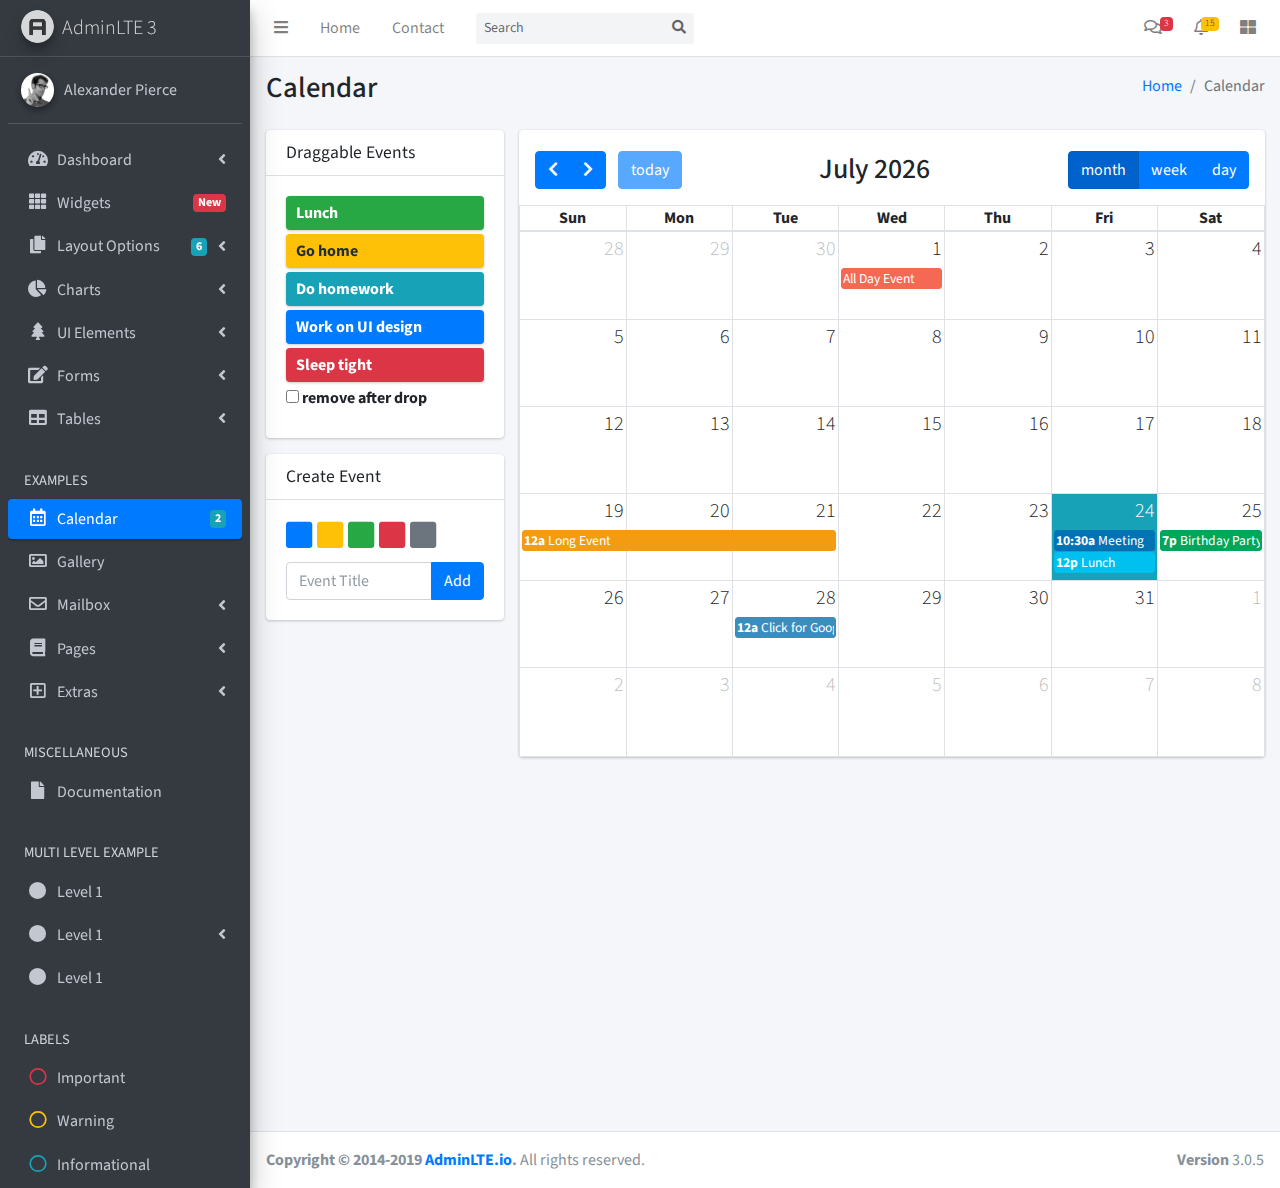
<file: new/public/adminlte/pages/calendar.html>
<!DOCTYPE html>
<html>
<head>
  <meta charset="utf-8">
  <meta http-equiv="X-UA-Compatible" content="IE=edge">
  <title>AdminLTE 3 | Calendar</title>
  <!-- Tell the browser to be responsive to screen width -->
  <meta name="viewport" content="width=device-width, initial-scale=1">
  <!-- Font Awesome -->
  <link rel="stylesheet" href="../plugins/fontawesome-free/css/all.min.css">
  <!-- Ionicons -->
  <link rel="stylesheet" href="https://code.ionicframework.com/ionicons/2.0.1/css/ionicons.min.css">
  <!-- fullCalendar -->
  <link rel="stylesheet" href="../plugins/fullcalendar/main.min.css">
  <link rel="stylesheet" href="../plugins/fullcalendar-daygrid/main.min.css">
  <link rel="stylesheet" href="../plugins/fullcalendar-timegrid/main.min.css">
  <link rel="stylesheet" href="../plugins/fullcalendar-bootstrap/main.min.css">
  <!-- Theme style -->
  <link rel="stylesheet" href="../dist/css/adminlte.min.css">
  <!-- Google Font: Source Sans Pro -->
  <link href="https://fonts.googleapis.com/css?family=Source+Sans+Pro:300,400,400i,700" rel="stylesheet">
</head>
<body class="hold-transition sidebar-mini">
<div class="wrapper">
  <!-- Navbar -->
  <nav class="main-header navbar navbar-expand navbar-white navbar-light">
    <!-- Left navbar links -->
    <ul class="navbar-nav">
      <li class="nav-item">
        <a class="nav-link" data-widget="pushmenu" href="#" role="button"><i class="fas fa-bars"></i></a>
      </li>
      <li class="nav-item d-none d-sm-inline-block">
        <a href="../index3.html" class="nav-link">Home</a>
      </li>
      <li class="nav-item d-none d-sm-inline-block">
        <a href="#" class="nav-link">Contact</a>
      </li>
    </ul>

    <!-- SEARCH FORM -->
    <form class="form-inline ml-3">
      <div class="input-group input-group-sm">
        <input class="form-control form-control-navbar" type="search" placeholder="Search" aria-label="Search">
        <div class="input-group-append">
          <button class="btn btn-navbar" type="submit">
            <i class="fas fa-search"></i>
          </button>
        </div>
      </div>
    </form>

    <!-- Right navbar links -->
    <ul class="navbar-nav ml-auto">
      <!-- Messages Dropdown Menu -->
      <li class="nav-item dropdown">
        <a class="nav-link" data-toggle="dropdown" href="#">
          <i class="far fa-comments"></i>
          <span class="badge badge-danger navbar-badge">3</span>
        </a>
        <div class="dropdown-menu dropdown-menu-lg dropdown-menu-right">
          <a href="#" class="dropdown-item">
            <!-- Message Start -->
            <div class="media">
              <img src="../dist/img/user1-128x128.jpg" alt="User Avatar" class="img-size-50 mr-3 img-circle">
              <div class="media-body">
                <h3 class="dropdown-item-title">
                  Brad Diesel
                  <span class="float-right text-sm text-danger"><i class="fas fa-star"></i></span>
                </h3>
                <p class="text-sm">Call me whenever you can...</p>
                <p class="text-sm text-muted"><i class="far fa-clock mr-1"></i> 4 Hours Ago</p>
              </div>
            </div>
            <!-- Message End -->
          </a>
          <div class="dropdown-divider"></div>
          <a href="#" class="dropdown-item">
            <!-- Message Start -->
            <div class="media">
              <img src="../dist/img/user8-128x128.jpg" alt="User Avatar" class="img-size-50 img-circle mr-3">
              <div class="media-body">
                <h3 class="dropdown-item-title">
                  John Pierce
                  <span class="float-right text-sm text-muted"><i class="fas fa-star"></i></span>
                </h3>
                <p class="text-sm">I got your message bro</p>
                <p class="text-sm text-muted"><i class="far fa-clock mr-1"></i> 4 Hours Ago</p>
              </div>
            </div>
            <!-- Message End -->
          </a>
          <div class="dropdown-divider"></div>
          <a href="#" class="dropdown-item">
            <!-- Message Start -->
            <div class="media">
              <img src="../dist/img/user3-128x128.jpg" alt="User Avatar" class="img-size-50 img-circle mr-3">
              <div class="media-body">
                <h3 class="dropdown-item-title">
                  Nora Silvester
                  <span class="float-right text-sm text-warning"><i class="fas fa-star"></i></span>
                </h3>
                <p class="text-sm">The subject goes here</p>
                <p class="text-sm text-muted"><i class="far fa-clock mr-1"></i> 4 Hours Ago</p>
              </div>
            </div>
            <!-- Message End -->
          </a>
          <div class="dropdown-divider"></div>
          <a href="#" class="dropdown-item dropdown-footer">See All Messages</a>
        </div>
      </li>
      <!-- Notifications Dropdown Menu -->
      <li class="nav-item dropdown">
        <a class="nav-link" data-toggle="dropdown" href="#">
          <i class="far fa-bell"></i>
          <span class="badge badge-warning navbar-badge">15</span>
        </a>
        <div class="dropdown-menu dropdown-menu-lg dropdown-menu-right">
          <span class="dropdown-item dropdown-header">15 Notifications</span>
          <div class="dropdown-divider"></div>
          <a href="#" class="dropdown-item">
            <i class="fas fa-envelope mr-2"></i> 4 new messages
            <span class="float-right text-muted text-sm">3 mins</span>
          </a>
          <div class="dropdown-divider"></div>
          <a href="#" class="dropdown-item">
            <i class="fas fa-users mr-2"></i> 8 friend requests
            <span class="float-right text-muted text-sm">12 hours</span>
          </a>
          <div class="dropdown-divider"></div>
          <a href="#" class="dropdown-item">
            <i class="fas fa-file mr-2"></i> 3 new reports
            <span class="float-right text-muted text-sm">2 days</span>
          </a>
          <div class="dropdown-divider"></div>
          <a href="#" class="dropdown-item dropdown-footer">See All Notifications</a>
        </div>
      </li>
      <li class="nav-item">
        <a class="nav-link" data-widget="control-sidebar" data-slide="true" href="#" role="button">
          <i class="fas fa-th-large"></i>
        </a>
      </li>
    </ul>
  </nav>
  <!-- /.navbar -->

  <!-- Main Sidebar Container -->
  <aside class="main-sidebar sidebar-dark-primary elevation-4">
    <!-- Brand Logo -->
    <a href="../index3.html" class="brand-link">
      <img src="../dist/img/AdminLTELogo.png"
           alt="AdminLTE Logo"
           class="brand-image img-circle elevation-3"
           style="opacity: .8">
      <span class="brand-text font-weight-light">AdminLTE 3</span>
    </a>

    <!-- Sidebar -->
    <div class="sidebar">
      <!-- Sidebar user panel (optional) -->
      <div class="user-panel mt-3 pb-3 mb-3 d-flex">
        <div class="image">
          <img src="../dist/img/user2-160x160.jpg" class="img-circle elevation-2" alt="User Image">
        </div>
        <div class="info">
          <a href="#" class="d-block">Alexander Pierce</a>
        </div>
      </div>

      <!-- Sidebar Menu -->
      <nav class="mt-2">
        <ul class="nav nav-pills nav-sidebar flex-column" data-widget="treeview" role="menu" data-accordion="false">
          <!-- Add icons to the links using the .nav-icon class
               with font-awesome or any other icon font library -->
          <li class="nav-item has-treeview">
            <a href="#" class="nav-link">
              <i class="nav-icon fas fa-tachometer-alt"></i>
              <p>
                Dashboard
                <i class="right fas fa-angle-left"></i>
              </p>
            </a>
            <ul class="nav nav-treeview">
              <li class="nav-item">
                <a href="../index.html" class="nav-link">
                  <i class="far fa-circle nav-icon"></i>
                  <p>Dashboard v1</p>
                </a>
              </li>
              <li class="nav-item">
                <a href="../index2.html" class="nav-link">
                  <i class="far fa-circle nav-icon"></i>
                  <p>Dashboard v2</p>
                </a>
              </li>
              <li class="nav-item">
                <a href="../index3.html" class="nav-link">
                  <i class="far fa-circle nav-icon"></i>
                  <p>Dashboard v3</p>
                </a>
              </li>
            </ul>
          </li>
          <li class="nav-item">
            <a href="widgets.html" class="nav-link">
              <i class="nav-icon fas fa-th"></i>
              <p>
                Widgets
                <span class="right badge badge-danger">New</span>
              </p>
            </a>
          </li>
          <li class="nav-item has-treeview">
            <a href="#" class="nav-link">
              <i class="nav-icon fas fa-copy"></i>
              <p>
                Layout Options
                <i class="fas fa-angle-left right"></i>
                <span class="badge badge-info right">6</span>
              </p>
            </a>
            <ul class="nav nav-treeview">
              <li class="nav-item">
                <a href="layout/top-nav.html" class="nav-link">
                  <i class="far fa-circle nav-icon"></i>
                  <p>Top Navigation</p>
                </a>
              </li>
              <li class="nav-item">
                <a href="layout/top-nav-sidebar.html" class="nav-link">
                  <i class="far fa-circle nav-icon"></i>
                  <p>Top Navigation + Sidebar</p>
                </a>
              </li>
              <li class="nav-item">
                <a href="layout/boxed.html" class="nav-link">
                  <i class="far fa-circle nav-icon"></i>
                  <p>Boxed</p>
                </a>
              </li>
              <li class="nav-item">
                <a href="layout/fixed-sidebar.html" class="nav-link">
                  <i class="far fa-circle nav-icon"></i>
                  <p>Fixed Sidebar</p>
                </a>
              </li>
              <li class="nav-item">
                <a href="layout/fixed-topnav.html" class="nav-link">
                  <i class="far fa-circle nav-icon"></i>
                  <p>Fixed Navbar</p>
                </a>
              </li>
              <li class="nav-item">
                <a href="layout/fixed-footer.html" class="nav-link">
                  <i class="far fa-circle nav-icon"></i>
                  <p>Fixed Footer</p>
                </a>
              </li>
              <li class="nav-item">
                <a href="layout/collapsed-sidebar.html" class="nav-link">
                  <i class="far fa-circle nav-icon"></i>
                  <p>Collapsed Sidebar</p>
                </a>
              </li>
            </ul>
          </li>
          <li class="nav-item has-treeview">
            <a href="#" class="nav-link">
              <i class="nav-icon fas fa-chart-pie"></i>
              <p>
                Charts
                <i class="right fas fa-angle-left"></i>
              </p>
            </a>
            <ul class="nav nav-treeview">
              <li class="nav-item">
                <a href="charts/chartjs.html" class="nav-link">
                  <i class="far fa-circle nav-icon"></i>
                  <p>ChartJS</p>
                </a>
              </li>
              <li class="nav-item">
                <a href="charts/flot.html" class="nav-link">
                  <i class="far fa-circle nav-icon"></i>
                  <p>Flot</p>
                </a>
              </li>
              <li class="nav-item">
                <a href="charts/inline.html" class="nav-link">
                  <i class="far fa-circle nav-icon"></i>
                  <p>Inline</p>
                </a>
              </li>
            </ul>
          </li>
          <li class="nav-item has-treeview">
            <a href="#" class="nav-link">
              <i class="nav-icon fas fa-tree"></i>
              <p>
                UI Elements
                <i class="fas fa-angle-left right"></i>
              </p>
            </a>
            <ul class="nav nav-treeview">
              <li class="nav-item">
                <a href="UI/general.html" class="nav-link">
                  <i class="far fa-circle nav-icon"></i>
                  <p>General</p>
                </a>
              </li>
              <li class="nav-item">
                <a href="UI/icons.html" class="nav-link">
                  <i class="far fa-circle nav-icon"></i>
                  <p>Icons</p>
                </a>
              </li>
              <li class="nav-item">
                <a href="UI/buttons.html" class="nav-link">
                  <i class="far fa-circle nav-icon"></i>
                  <p>Buttons</p>
                </a>
              </li>
              <li class="nav-item">
                <a href="UI/sliders.html" class="nav-link">
                  <i class="far fa-circle nav-icon"></i>
                  <p>Sliders</p>
                </a>
              </li>
              <li class="nav-item">
                <a href="UI/modals.html" class="nav-link">
                  <i class="far fa-circle nav-icon"></i>
                  <p>Modals & Alerts</p>
                </a>
              </li>
              <li class="nav-item">
                <a href="UI/navbar.html" class="nav-link">
                  <i class="far fa-circle nav-icon"></i>
                  <p>Navbar & Tabs</p>
                </a>
              </li>
              <li class="nav-item">
                <a href="UI/timeline.html" class="nav-link">
                  <i class="far fa-circle nav-icon"></i>
                  <p>Timeline</p>
                </a>
              </li>
              <li class="nav-item">
                <a href="UI/ribbons.html" class="nav-link">
                  <i class="far fa-circle nav-icon"></i>
                  <p>Ribbons</p>
                </a>
              </li>
            </ul>
          </li>
          <li class="nav-item has-treeview">
            <a href="#" class="nav-link">
              <i class="nav-icon fas fa-edit"></i>
              <p>
                Forms
                <i class="fas fa-angle-left right"></i>
              </p>
            </a>
            <ul class="nav nav-treeview">
              <li class="nav-item">
                <a href="forms/general.html" class="nav-link">
                  <i class="far fa-circle nav-icon"></i>
                  <p>General Elements</p>
                </a>
              </li>
              <li class="nav-item">
                <a href="forms/advanced.html" class="nav-link">
                  <i class="far fa-circle nav-icon"></i>
                  <p>Advanced Elements</p>
                </a>
              </li>
              <li class="nav-item">
                <a href="forms/editors.html" class="nav-link">
                  <i class="far fa-circle nav-icon"></i>
                  <p>Editors</p>
                </a>
              </li>
              <li class="nav-item">
                <a href="forms/validation.html" class="nav-link">
                  <i class="far fa-circle nav-icon"></i>
                  <p>Validation</p>
                </a>
              </li>
            </ul>
          </li>
          <li class="nav-item has-treeview">
            <a href="#" class="nav-link">
              <i class="nav-icon fas fa-table"></i>
              <p>
                Tables
                <i class="fas fa-angle-left right"></i>
              </p>
            </a>
            <ul class="nav nav-treeview">
              <li class="nav-item">
                <a href="tables/simple.html" class="nav-link">
                  <i class="far fa-circle nav-icon"></i>
                  <p>Simple Tables</p>
                </a>
              </li>
              <li class="nav-item">
                <a href="tables/data.html" class="nav-link">
                  <i class="far fa-circle nav-icon"></i>
                  <p>DataTables</p>
                </a>
              </li>
              <li class="nav-item">
                <a href="tables/jsgrid.html" class="nav-link">
                  <i class="far fa-circle nav-icon"></i>
                  <p>jsGrid</p>
                </a>
              </li>
            </ul>
          </li>
          <li class="nav-header">EXAMPLES</li>
          <li class="nav-item">
            <a href="calendar.html" class="nav-link active">
              <i class="nav-icon far fa-calendar-alt"></i>
              <p>
                Calendar
                <span class="badge badge-info right">2</span>
              </p>
            </a>
          </li>
          <li class="nav-item">
            <a href="gallery.html" class="nav-link">
              <i class="nav-icon far fa-image"></i>
              <p>
                Gallery
              </p>
            </a>
          </li>
          <li class="nav-item has-treeview">
            <a href="#" class="nav-link">
              <i class="nav-icon far fa-envelope"></i>
              <p>
                Mailbox
                <i class="fas fa-angle-left right"></i>
              </p>
            </a>
            <ul class="nav nav-treeview">
              <li class="nav-item">
                <a href="mailbox/mailbox.html" class="nav-link">
                  <i class="far fa-circle nav-icon"></i>
                  <p>Inbox</p>
                </a>
              </li>
              <li class="nav-item">
                <a href="mailbox/compose.html" class="nav-link">
                  <i class="far fa-circle nav-icon"></i>
                  <p>Compose</p>
                </a>
              </li>
              <li class="nav-item">
                <a href="mailbox/read-mail.html" class="nav-link">
                  <i class="far fa-circle nav-icon"></i>
                  <p>Read</p>
                </a>
              </li>
            </ul>
          </li>
          <li class="nav-item has-treeview">
            <a href="#" class="nav-link">
              <i class="nav-icon fas fa-book"></i>
              <p>
                Pages
                <i class="fas fa-angle-left right"></i>
              </p>
            </a>
            <ul class="nav nav-treeview">
              <li class="nav-item">
                <a href="examples/invoice.html" class="nav-link">
                  <i class="far fa-circle nav-icon"></i>
                  <p>Invoice</p>
                </a>
              </li>
              <li class="nav-item">
                <a href="examples/profile.html" class="nav-link">
                  <i class="far fa-circle nav-icon"></i>
                  <p>Profile</p>
                </a>
              </li>
              <li class="nav-item">
                <a href="examples/e-commerce.html" class="nav-link">
                  <i class="far fa-circle nav-icon"></i>
                  <p>E-commerce</p>
                </a>
              </li>
              <li class="nav-item">
                <a href="examples/projects.html" class="nav-link">
                  <i class="far fa-circle nav-icon"></i>
                  <p>Projects</p>
                </a>
              </li>
              <li class="nav-item">
                <a href="examples/project-add.html" class="nav-link">
                  <i class="far fa-circle nav-icon"></i>
                  <p>Project Add</p>
                </a>
              </li>
              <li class="nav-item">
                <a href="examples/project-edit.html" class="nav-link">
                  <i class="far fa-circle nav-icon"></i>
                  <p>Project Edit</p>
                </a>
              </li>
              <li class="nav-item">
                <a href="examples/project-detail.html" class="nav-link">
                  <i class="far fa-circle nav-icon"></i>
                  <p>Project Detail</p>
                </a>
              </li>
              <li class="nav-item">
                <a href="examples/contacts.html" class="nav-link">
                  <i class="far fa-circle nav-icon"></i>
                  <p>Contacts</p>
                </a>
              </li>
            </ul>
          </li>
          <li class="nav-item has-treeview">
            <a href="#" class="nav-link">
              <i class="nav-icon far fa-plus-square"></i>
              <p>
                Extras
                <i class="fas fa-angle-left right"></i>
              </p>
            </a>
            <ul class="nav nav-treeview">
              <li class="nav-item">
                <a href="examples/login.html" class="nav-link">
                  <i class="far fa-circle nav-icon"></i>
                  <p>Login</p>
                </a>
              </li>
              <li class="nav-item">
                <a href="examples/register.html" class="nav-link">
                  <i class="far fa-circle nav-icon"></i>
                  <p>Register</p>
                </a>
              </li>
              <li class="nav-item">
                <a href="examples/forgot-password.html" class="nav-link">
                  <i class="far fa-circle nav-icon"></i>
                  <p>Forgot Password</p>
                </a>
              </li>
              <li class="nav-item">
                <a href="examples/recover-password.html" class="nav-link">
                  <i class="far fa-circle nav-icon"></i>
                  <p>Recover Password</p>
                </a>
              </li>
              <li class="nav-item">
                <a href="examples/lockscreen.html" class="nav-link">
                  <i class="far fa-circle nav-icon"></i>
                  <p>Lockscreen</p>
                </a>
              </li>
              <li class="nav-item">
                <a href="examples/legacy-user-menu.html" class="nav-link">
                  <i class="far fa-circle nav-icon"></i>
                  <p>Legacy User Menu</p>
                </a>
              </li>
              <li class="nav-item">
                <a href="examples/language-menu.html" class="nav-link">
                  <i class="far fa-circle nav-icon"></i>
                  <p>Language Menu</p>
                </a>
              </li>
              <li class="nav-item">
                <a href="examples/404.html" class="nav-link">
                  <i class="far fa-circle nav-icon"></i>
                  <p>Error 404</p>
                </a>
              </li>
              <li class="nav-item">
                <a href="examples/500.html" class="nav-link">
                  <i class="far fa-circle nav-icon"></i>
                  <p>Error 500</p>
                </a>
              </li>
              <li class="nav-item">
                <a href="examples/pace.html" class="nav-link">
                  <i class="far fa-circle nav-icon"></i>
                  <p>Pace</p>
                </a>
              </li>
              <li class="nav-item">
                <a href="examples/blank.html" class="nav-link">
                  <i class="far fa-circle nav-icon"></i>
                  <p>Blank Page</p>
                </a>
              </li>
              <li class="nav-item">
                <a href="../starter.html" class="nav-link">
                  <i class="far fa-circle nav-icon"></i>
                  <p>Starter Page</p>
                </a>
              </li>
            </ul>
          </li>
          <li class="nav-header">MISCELLANEOUS</li>
          <li class="nav-item">
            <a href="https://adminlte.io/docs/3.0" class="nav-link">
              <i class="nav-icon fas fa-file"></i>
              <p>Documentation</p>
            </a>
          </li>
          <li class="nav-header">MULTI LEVEL EXAMPLE</li>
          <li class="nav-item">
            <a href="#" class="nav-link">
              <i class="fas fa-circle nav-icon"></i>
              <p>Level 1</p>
            </a>
          </li>
          <li class="nav-item has-treeview">
            <a href="#" class="nav-link">
              <i class="nav-icon fas fa-circle"></i>
              <p>
                Level 1
                <i class="right fas fa-angle-left"></i>
              </p>
            </a>
            <ul class="nav nav-treeview">
              <li class="nav-item">
                <a href="#" class="nav-link">
                  <i class="far fa-circle nav-icon"></i>
                  <p>Level 2</p>
                </a>
              </li>
              <li class="nav-item has-treeview">
                <a href="#" class="nav-link">
                  <i class="far fa-circle nav-icon"></i>
                  <p>
                    Level 2
                    <i class="right fas fa-angle-left"></i>
                  </p>
                </a>
                <ul class="nav nav-treeview">
                  <li class="nav-item">
                    <a href="#" class="nav-link">
                      <i class="far fa-dot-circle nav-icon"></i>
                      <p>Level 3</p>
                    </a>
                  </li>
                  <li class="nav-item">
                    <a href="#" class="nav-link">
                      <i class="far fa-dot-circle nav-icon"></i>
                      <p>Level 3</p>
                    </a>
                  </li>
                  <li class="nav-item">
                    <a href="#" class="nav-link">
                      <i class="far fa-dot-circle nav-icon"></i>
                      <p>Level 3</p>
                    </a>
                  </li>
                </ul>
              </li>
              <li class="nav-item">
                <a href="#" class="nav-link">
                  <i class="far fa-circle nav-icon"></i>
                  <p>Level 2</p>
                </a>
              </li>
            </ul>
          </li>
          <li class="nav-item">
            <a href="#" class="nav-link">
              <i class="fas fa-circle nav-icon"></i>
              <p>Level 1</p>
            </a>
          </li>
          <li class="nav-header">LABELS</li>
          <li class="nav-item">
            <a href="#" class="nav-link">
              <i class="nav-icon far fa-circle text-danger"></i>
              <p class="text">Important</p>
            </a>
          </li>
          <li class="nav-item">
            <a href="#" class="nav-link">
              <i class="nav-icon far fa-circle text-warning"></i>
              <p>Warning</p>
            </a>
          </li>
          <li class="nav-item">
            <a href="#" class="nav-link">
              <i class="nav-icon far fa-circle text-info"></i>
              <p>Informational</p>
            </a>
          </li>
        </ul>
      </nav>
      <!-- /.sidebar-menu -->
    </div>
    <!-- /.sidebar -->
  </aside>

  <!-- Content Wrapper. Contains page content -->
  <div class="content-wrapper">
    <!-- Content Header (Page header) -->
    <section class="content-header">
      <div class="container-fluid">
        <div class="row mb-2">
          <div class="col-sm-6">
            <h1>Calendar</h1>
          </div>
          <div class="col-sm-6">
            <ol class="breadcrumb float-sm-right">
              <li class="breadcrumb-item"><a href="#">Home</a></li>
              <li class="breadcrumb-item active">Calendar</li>
            </ol>
          </div>
        </div>
      </div><!-- /.container-fluid -->
    </section>

    <!-- Main content -->
    <section class="content">
      <div class="container-fluid">
        <div class="row">
          <div class="col-md-3">
            <div class="sticky-top mb-3">
              <div class="card">
                <div class="card-header">
                  <h4 class="card-title">Draggable Events</h4>
                </div>
                <div class="card-body">
                  <!-- the events -->
                  <div id="external-events">
                    <div class="external-event bg-success">Lunch</div>
                    <div class="external-event bg-warning">Go home</div>
                    <div class="external-event bg-info">Do homework</div>
                    <div class="external-event bg-primary">Work on UI design</div>
                    <div class="external-event bg-danger">Sleep tight</div>
                    <div class="checkbox">
                      <label for="drop-remove">
                        <input type="checkbox" id="drop-remove">
                        remove after drop
                      </label>
                    </div>
                  </div>
                </div>
                <!-- /.card-body -->
              </div>
              <!-- /.card -->
              <div class="card">
                <div class="card-header">
                  <h3 class="card-title">Create Event</h3>
                </div>
                <div class="card-body">
                  <div class="btn-group" style="width: 100%; margin-bottom: 10px;">
                    <!--<button type="button" id="color-chooser-btn" class="btn btn-info btn-block dropdown-toggle" data-toggle="dropdown">Color <span class="caret"></span></button>-->
                    <ul class="fc-color-picker" id="color-chooser">
                      <li><a class="text-primary" href="#"><i class="fas fa-square"></i></a></li>
                      <li><a class="text-warning" href="#"><i class="fas fa-square"></i></a></li>
                      <li><a class="text-success" href="#"><i class="fas fa-square"></i></a></li>
                      <li><a class="text-danger" href="#"><i class="fas fa-square"></i></a></li>
                      <li><a class="text-muted" href="#"><i class="fas fa-square"></i></a></li>
                    </ul>
                  </div>
                  <!-- /btn-group -->
                  <div class="input-group">
                    <input id="new-event" type="text" class="form-control" placeholder="Event Title">

                    <div class="input-group-append">
                      <button id="add-new-event" type="button" class="btn btn-primary">Add</button>
                    </div>
                    <!-- /btn-group -->
                  </div>
                  <!-- /input-group -->
                </div>
              </div>
            </div>
          </div>
          <!-- /.col -->
          <div class="col-md-9">
            <div class="card card-primary">
              <div class="card-body p-0">
                <!-- THE CALENDAR -->
                <div id="calendar"></div>
              </div>
              <!-- /.card-body -->
            </div>
            <!-- /.card -->
          </div>
          <!-- /.col -->
        </div>
        <!-- /.row -->
      </div><!-- /.container-fluid -->
    </section>
    <!-- /.content -->
  </div>
  <!-- /.content-wrapper -->

  <footer class="main-footer">
    <div class="float-right d-none d-sm-block">
      <b>Version</b> 3.0.5
    </div>
    <strong>Copyright &copy; 2014-2019 <a href="http://adminlte.io">AdminLTE.io</a>.</strong> All rights
    reserved.
  </footer>

  <!-- Control Sidebar -->
  <aside class="control-sidebar control-sidebar-dark">
    <!-- Control sidebar content goes here -->
  </aside>
  <!-- /.control-sidebar -->
</div>
<!-- ./wrapper -->

<!-- jQuery -->
<script src="../plugins/jquery/jquery.min.js"></script>
<!-- Bootstrap -->
<script src="../plugins/bootstrap/js/bootstrap.bundle.min.js"></script>
<!-- jQuery UI -->
<script src="../plugins/jquery-ui/jquery-ui.min.js"></script>
<!-- AdminLTE App -->
<script src="../dist/js/adminlte.min.js"></script>
<!-- AdminLTE for demo purposes -->
<script src="../dist/js/demo.js"></script>
<!-- fullCalendar 2.2.5 -->
<script src="../plugins/moment/moment.min.js"></script>
<script src="../plugins/fullcalendar/main.min.js"></script>
<script src="../plugins/fullcalendar-daygrid/main.min.js"></script>
<script src="../plugins/fullcalendar-timegrid/main.min.js"></script>
<script src="../plugins/fullcalendar-interaction/main.min.js"></script>
<script src="../plugins/fullcalendar-bootstrap/main.min.js"></script>
<!-- Page specific script -->
<script>
  $(function () {

    /* initialize the external events
     -----------------------------------------------------------------*/
    function ini_events(ele) {
      ele.each(function () {

        // create an Event Object (http://arshaw.com/fullcalendar/docs/event_data/Event_Object/)
        // it doesn't need to have a start or end
        var eventObject = {
          title: $.trim($(this).text()) // use the element's text as the event title
        }

        // store the Event Object in the DOM element so we can get to it later
        $(this).data('eventObject', eventObject)

        // make the event draggable using jQuery UI
        $(this).draggable({
          zIndex        : 1070,
          revert        : true, // will cause the event to go back to its
          revertDuration: 0  //  original position after the drag
        })

      })
    }

    ini_events($('#external-events div.external-event'))

    /* initialize the calendar
     -----------------------------------------------------------------*/
    //Date for the calendar events (dummy data)
    var date = new Date()
    var d    = date.getDate(),
        m    = date.getMonth(),
        y    = date.getFullYear()

    var Calendar = FullCalendar.Calendar;
    var Draggable = FullCalendarInteraction.Draggable;

    var containerEl = document.getElementById('external-events');
    var checkbox = document.getElementById('drop-remove');
    var calendarEl = document.getElementById('calendar');

    // initialize the external events
    // -----------------------------------------------------------------

    new Draggable(containerEl, {
      itemSelector: '.external-event',
      eventData: function(eventEl) {
        console.log(eventEl);
        return {
          title: eventEl.innerText,
          backgroundColor: window.getComputedStyle( eventEl ,null).getPropertyValue('background-color'),
          borderColor: window.getComputedStyle( eventEl ,null).getPropertyValue('background-color'),
          textColor: window.getComputedStyle( eventEl ,null).getPropertyValue('color'),
        };
      }
    });

    var calendar = new Calendar(calendarEl, {
      plugins: [ 'bootstrap', 'interaction', 'dayGrid', 'timeGrid' ],
      header    : {
        left  : 'prev,next today',
        center: 'title',
        right : 'dayGridMonth,timeGridWeek,timeGridDay'
      },
      'themeSystem': 'bootstrap',
      //Random default events
      events    : [
        {
          title          : 'All Day Event',
          start          : new Date(y, m, 1),
          backgroundColor: '#f56954', //red
          borderColor    : '#f56954', //red
          allDay         : true
        },
        {
          title          : 'Long Event',
          start          : new Date(y, m, d - 5),
          end            : new Date(y, m, d - 2),
          backgroundColor: '#f39c12', //yellow
          borderColor    : '#f39c12' //yellow
        },
        {
          title          : 'Meeting',
          start          : new Date(y, m, d, 10, 30),
          allDay         : false,
          backgroundColor: '#0073b7', //Blue
          borderColor    : '#0073b7' //Blue
        },
        {
          title          : 'Lunch',
          start          : new Date(y, m, d, 12, 0),
          end            : new Date(y, m, d, 14, 0),
          allDay         : false,
          backgroundColor: '#00c0ef', //Info (aqua)
          borderColor    : '#00c0ef' //Info (aqua)
        },
        {
          title          : 'Birthday Party',
          start          : new Date(y, m, d + 1, 19, 0),
          end            : new Date(y, m, d + 1, 22, 30),
          allDay         : false,
          backgroundColor: '#00a65a', //Success (green)
          borderColor    : '#00a65a' //Success (green)
        },
        {
          title          : 'Click for Google',
          start          : new Date(y, m, 28),
          end            : new Date(y, m, 29),
          url            : 'http://google.com/',
          backgroundColor: '#3c8dbc', //Primary (light-blue)
          borderColor    : '#3c8dbc' //Primary (light-blue)
        }
      ],
      editable  : true,
      droppable : true, // this allows things to be dropped onto the calendar !!!
      drop      : function(info) {
        // is the "remove after drop" checkbox checked?
        if (checkbox.checked) {
          // if so, remove the element from the "Draggable Events" list
          info.draggedEl.parentNode.removeChild(info.draggedEl);
        }
      }    
    });

    calendar.render();
    // $('#calendar').fullCalendar()

    /* ADDING EVENTS */
    var currColor = '#3c8dbc' //Red by default
    //Color chooser button
    var colorChooser = $('#color-chooser-btn')
    $('#color-chooser > li > a').click(function (e) {
      e.preventDefault()
      //Save color
      currColor = $(this).css('color')
      //Add color effect to button
      $('#add-new-event').css({
        'background-color': currColor,
        'border-color'    : currColor
      })
    })
    $('#add-new-event').click(function (e) {
      e.preventDefault()
      //Get value and make sure it is not null
      var val = $('#new-event').val()
      if (val.length == 0) {
        return
      }

      //Create events
      var event = $('<div />')
      event.css({
        'background-color': currColor,
        'border-color'    : currColor,
        'color'           : '#fff'
      }).addClass('external-event')
      event.html(val)
      $('#external-events').prepend(event)

      //Add draggable funtionality
      ini_events(event)

      //Remove event from text input
      $('#new-event').val('')
    })
  })
</script>
</body>
</html>
</file>
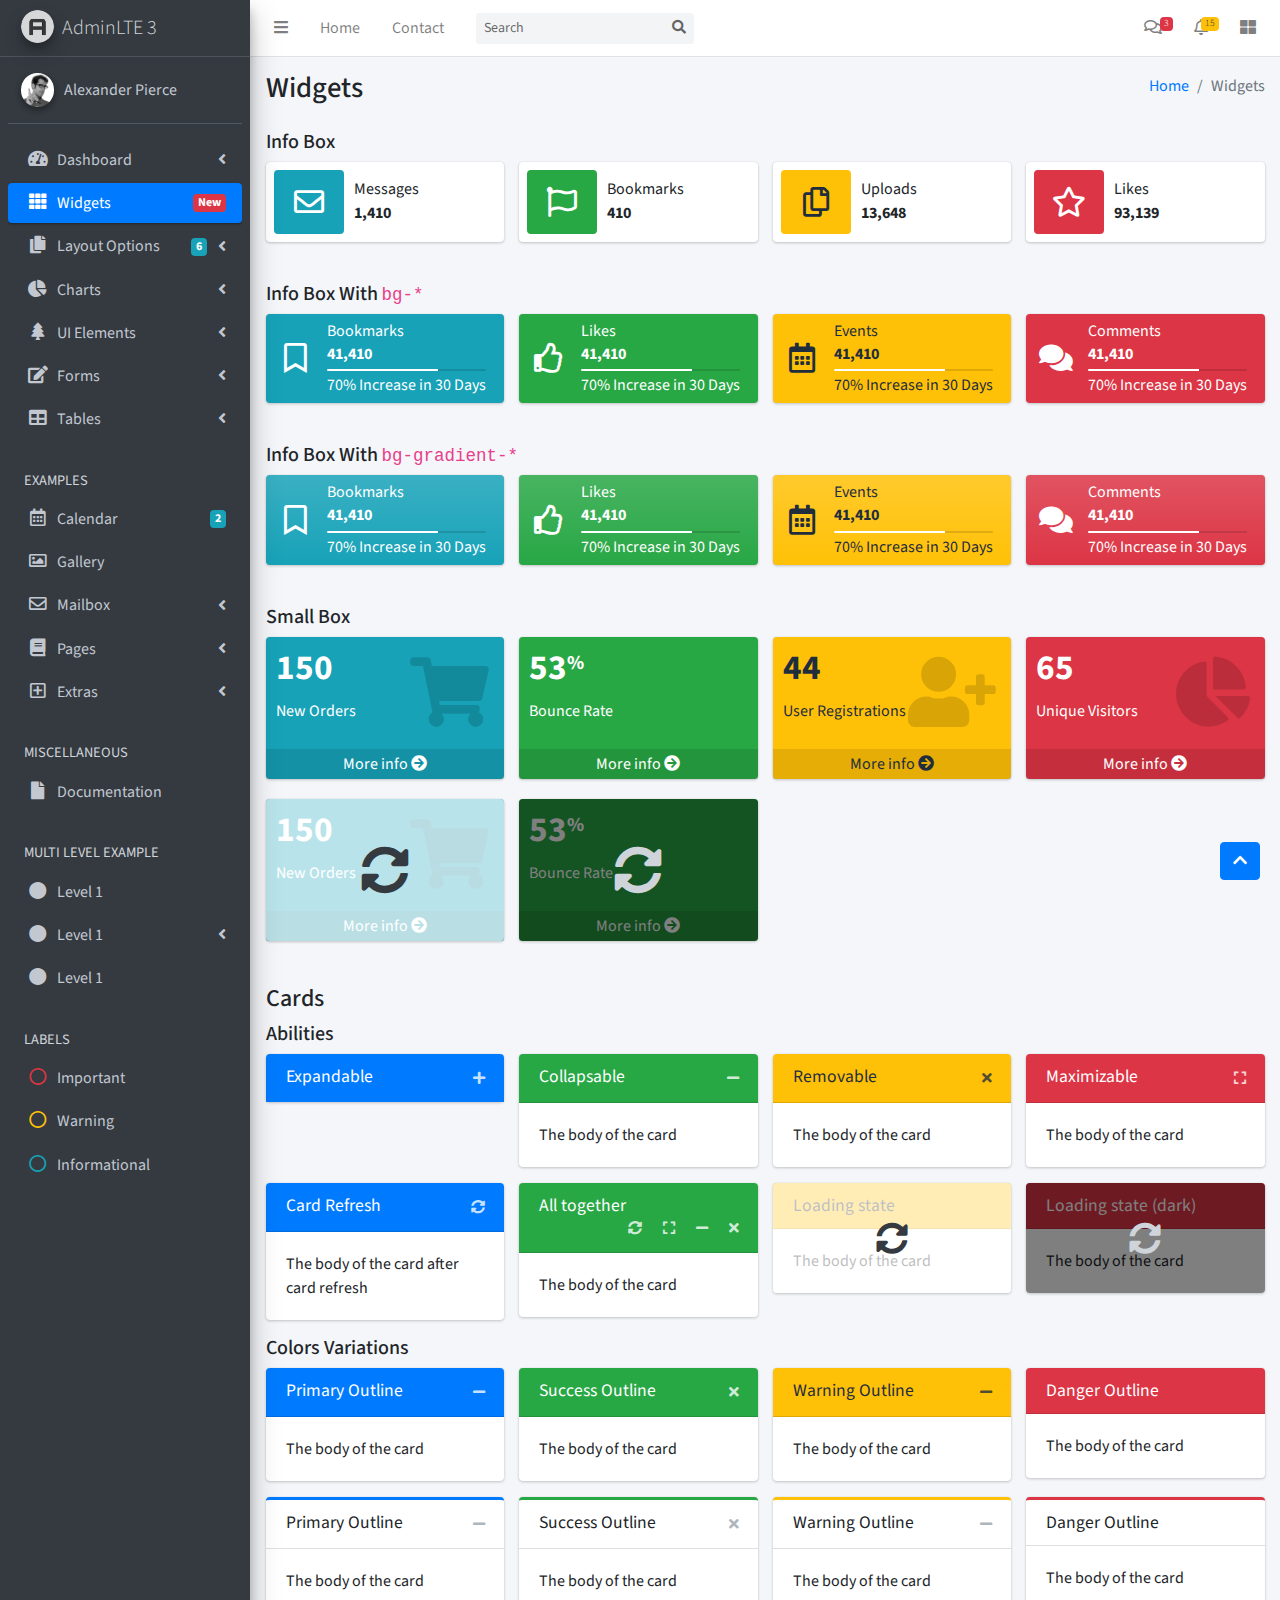
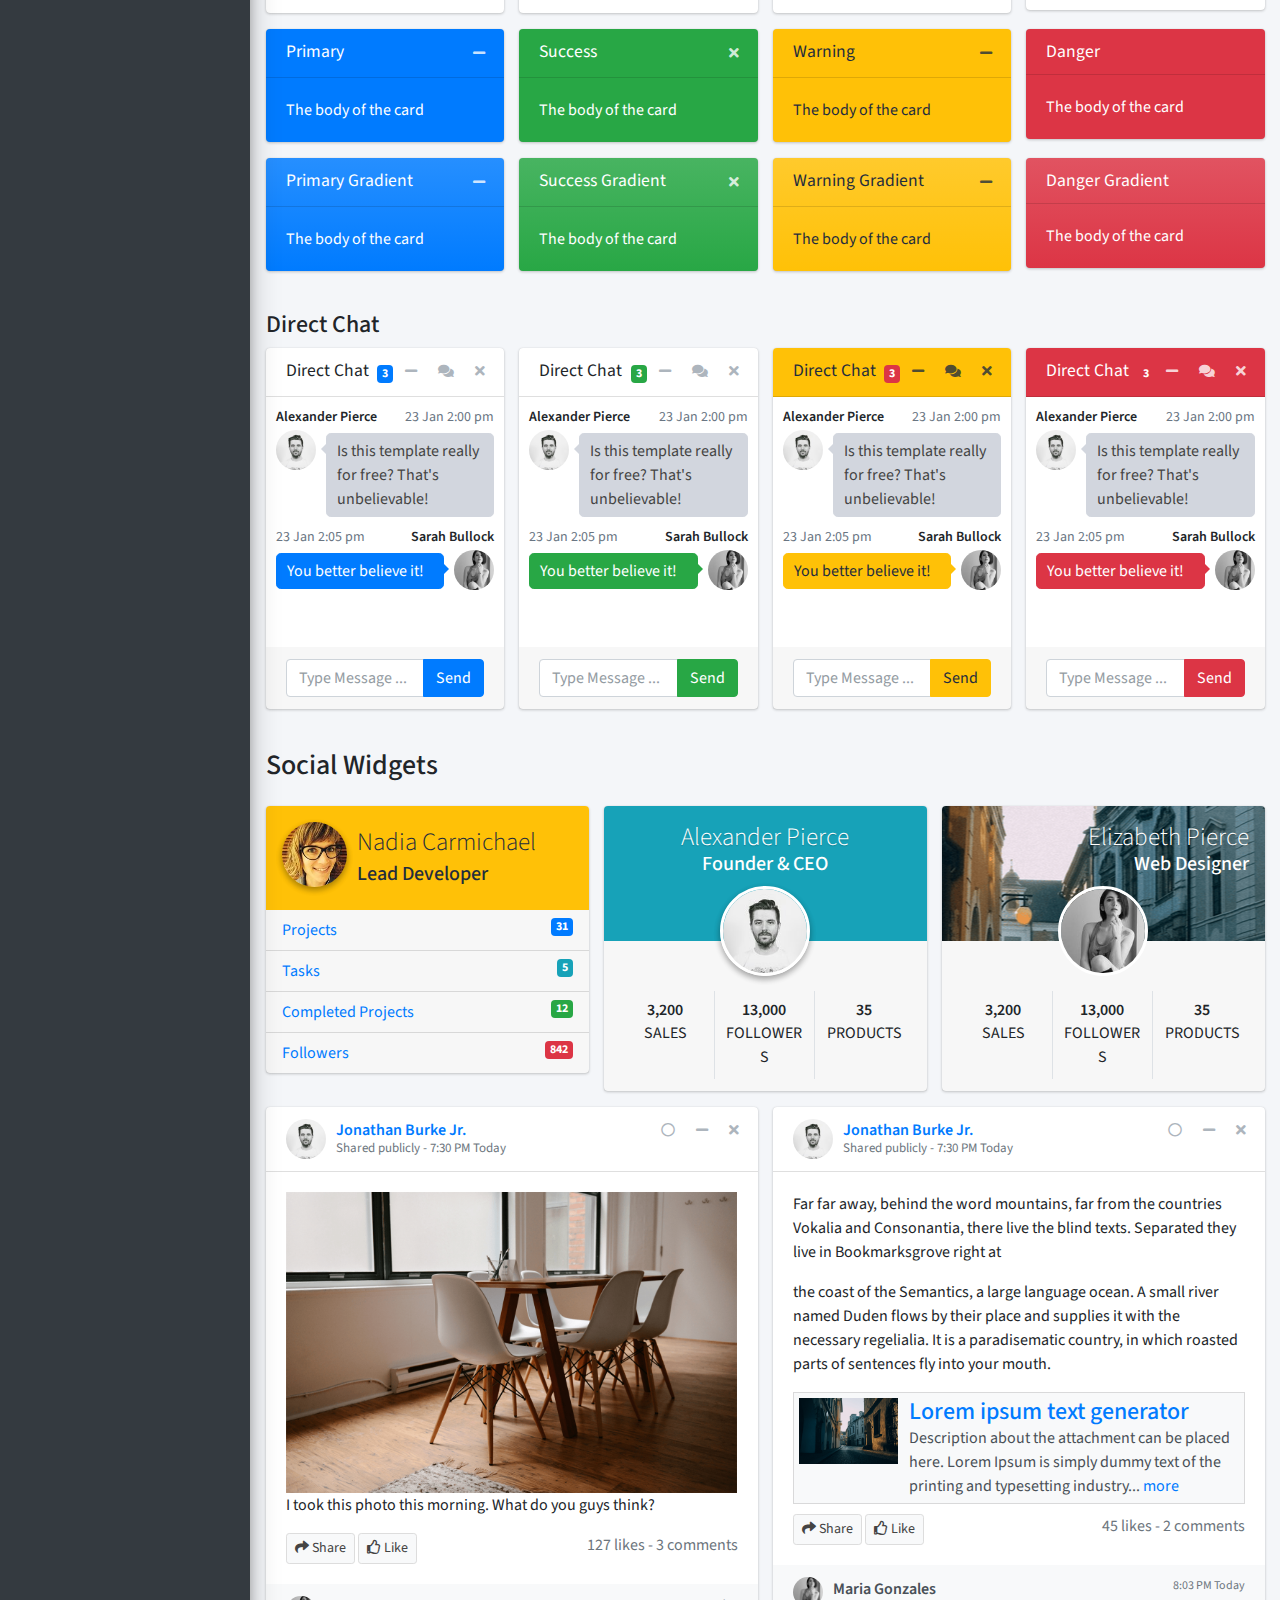
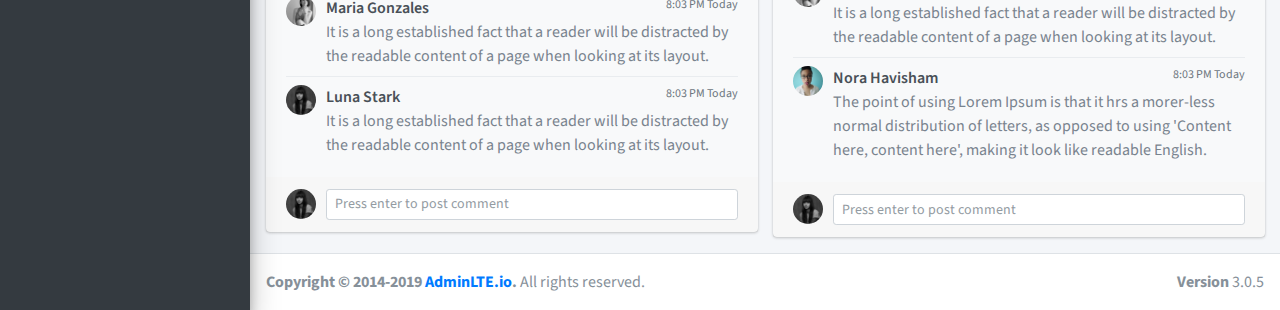
<file: new/public/adminlte/pages/widgets.html>
<!DOCTYPE html>
<html>
<head>
  <meta charset="utf-8">
  <meta http-equiv="X-UA-Compatible" content="IE=edge">
  <title>AdminLTE 3 | Widgets</title>
  <!-- Tell the browser to be responsive to screen width -->
  <meta name="viewport" content="width=device-width, initial-scale=1">
  <!-- Font Awesome -->
  <link rel="stylesheet" href="../plugins/fontawesome-free/css/all.min.css">
  <!-- Ionicons -->
  <link rel="stylesheet" href="https://code.ionicframework.com/ionicons/2.0.1/css/ionicons.min.css">
  <!-- Theme style -->
  <link rel="stylesheet" href="../dist/css/adminlte.min.css">
  <!-- Google Font: Source Sans Pro -->
  <link href="https://fonts.googleapis.com/css?family=Source+Sans+Pro:300,400,400i,700" rel="stylesheet">
</head>
<body class="hold-transition sidebar-mini">
<div class="wrapper">
  <!-- Navbar -->
  <nav class="main-header navbar navbar-expand navbar-white navbar-light">
    <!-- Left navbar links -->
    <ul class="navbar-nav">
      <li class="nav-item">
        <a class="nav-link" data-widget="pushmenu" href="#" role="button"><i class="fas fa-bars"></i></a>
      </li>
      <li class="nav-item d-none d-sm-inline-block">
        <a href="../index3.html" class="nav-link">Home</a>
      </li>
      <li class="nav-item d-none d-sm-inline-block">
        <a href="#" class="nav-link">Contact</a>
      </li>
    </ul>

    <!-- SEARCH FORM -->
    <form class="form-inline ml-3">
      <div class="input-group input-group-sm">
        <input class="form-control form-control-navbar" type="search" placeholder="Search" aria-label="Search">
        <div class="input-group-append">
          <button class="btn btn-navbar" type="submit">
            <i class="fas fa-search"></i>
          </button>
        </div>
      </div>
    </form>

    <!-- Right navbar links -->
    <ul class="navbar-nav ml-auto">
      <!-- Messages Dropdown Menu -->
      <li class="nav-item dropdown">
        <a class="nav-link" data-toggle="dropdown" href="#">
          <i class="far fa-comments"></i>
          <span class="badge badge-danger navbar-badge">3</span>
        </a>
        <div class="dropdown-menu dropdown-menu-lg dropdown-menu-right">
          <a href="#" class="dropdown-item">
            <!-- Message Start -->
            <div class="media">
              <img src="../dist/img/user1-128x128.jpg" alt="User Avatar" class="img-size-50 mr-3 img-circle">
              <div class="media-body">
                <h3 class="dropdown-item-title">
                  Brad Diesel
                  <span class="float-right text-sm text-danger"><i class="fas fa-star"></i></span>
                </h3>
                <p class="text-sm">Call me whenever you can...</p>
                <p class="text-sm text-muted"><i class="far fa-clock mr-1"></i> 4 Hours Ago</p>
              </div>
            </div>
            <!-- Message End -->
          </a>
          <div class="dropdown-divider"></div>
          <a href="#" class="dropdown-item">
            <!-- Message Start -->
            <div class="media">
              <img src="../dist/img/user8-128x128.jpg" alt="User Avatar" class="img-size-50 img-circle mr-3">
              <div class="media-body">
                <h3 class="dropdown-item-title">
                  John Pierce
                  <span class="float-right text-sm text-muted"><i class="fas fa-star"></i></span>
                </h3>
                <p class="text-sm">I got your message bro</p>
                <p class="text-sm text-muted"><i class="far fa-clock mr-1"></i> 4 Hours Ago</p>
              </div>
            </div>
            <!-- Message End -->
          </a>
          <div class="dropdown-divider"></div>
          <a href="#" class="dropdown-item">
            <!-- Message Start -->
            <div class="media">
              <img src="../dist/img/user3-128x128.jpg" alt="User Avatar" class="img-size-50 img-circle mr-3">
              <div class="media-body">
                <h3 class="dropdown-item-title">
                  Nora Silvester
                  <span class="float-right text-sm text-warning"><i class="fas fa-star"></i></span>
                </h3>
                <p class="text-sm">The subject goes here</p>
                <p class="text-sm text-muted"><i class="far fa-clock mr-1"></i> 4 Hours Ago</p>
              </div>
            </div>
            <!-- Message End -->
          </a>
          <div class="dropdown-divider"></div>
          <a href="#" class="dropdown-item dropdown-footer">See All Messages</a>
        </div>
      </li>
      <!-- Notifications Dropdown Menu -->
      <li class="nav-item dropdown">
        <a class="nav-link" data-toggle="dropdown" href="#">
          <i class="far fa-bell"></i>
          <span class="badge badge-warning navbar-badge">15</span>
        </a>
        <div class="dropdown-menu dropdown-menu-lg dropdown-menu-right">
          <span class="dropdown-item dropdown-header">15 Notifications</span>
          <div class="dropdown-divider"></div>
          <a href="#" class="dropdown-item">
            <i class="fas fa-envelope mr-2"></i> 4 new messages
            <span class="float-right text-muted text-sm">3 mins</span>
          </a>
          <div class="dropdown-divider"></div>
          <a href="#" class="dropdown-item">
            <i class="fas fa-users mr-2"></i> 8 friend requests
            <span class="float-right text-muted text-sm">12 hours</span>
          </a>
          <div class="dropdown-divider"></div>
          <a href="#" class="dropdown-item">
            <i class="fas fa-file mr-2"></i> 3 new reports
            <span class="float-right text-muted text-sm">2 days</span>
          </a>
          <div class="dropdown-divider"></div>
          <a href="#" class="dropdown-item dropdown-footer">See All Notifications</a>
        </div>
      </li>
      <li class="nav-item">
        <a class="nav-link" data-widget="control-sidebar" data-slide="true" href="#" role="button">
          <i class="fas fa-th-large"></i>
        </a>
      </li>
    </ul>
  </nav>
  <!-- /.navbar -->

  <!-- Main Sidebar Container -->
  <aside class="main-sidebar sidebar-dark-primary elevation-4">
    <!-- Brand Logo -->
    <a href="../index3.html" class="brand-link">
      <img src="../dist/img/AdminLTELogo.png"
           alt="AdminLTE Logo"
           class="brand-image img-circle elevation-3"
           style="opacity: .8">
      <span class="brand-text font-weight-light">AdminLTE 3</span>
    </a>

    <!-- Sidebar -->
    <div class="sidebar">
      <!-- Sidebar user panel (optional) -->
      <div class="user-panel mt-3 pb-3 mb-3 d-flex">
        <div class="image">
          <img src="../dist/img/user2-160x160.jpg" class="img-circle elevation-2" alt="User Image">
        </div>
        <div class="info">
          <a href="#" class="d-block">Alexander Pierce</a>
        </div>
      </div>

      <!-- Sidebar Menu -->
      <nav class="mt-2">
        <ul class="nav nav-pills nav-sidebar flex-column" data-widget="treeview" role="menu" data-accordion="false">
          <!-- Add icons to the links using the .nav-icon class
               with font-awesome or any other icon font library -->
          <li class="nav-item has-treeview">
            <a href="#" class="nav-link">
              <i class="nav-icon fas fa-tachometer-alt"></i>
              <p>
                Dashboard
                <i class="right fas fa-angle-left"></i>
              </p>
            </a>
            <ul class="nav nav-treeview">
              <li class="nav-item">
                <a href="../index.html" class="nav-link">
                  <i class="far fa-circle nav-icon"></i>
                  <p>Dashboard v1</p>
                </a>
              </li>
              <li class="nav-item">
                <a href="../index2.html" class="nav-link">
                  <i class="far fa-circle nav-icon"></i>
                  <p>Dashboard v2</p>
                </a>
              </li>
              <li class="nav-item">
                <a href="../index3.html" class="nav-link">
                  <i class="far fa-circle nav-icon"></i>
                  <p>Dashboard v3</p>
                </a>
              </li>
            </ul>
          </li>
          <li class="nav-item">
            <a href="widgets.html" class="nav-link active">
              <i class="nav-icon fas fa-th"></i>
              <p>
                Widgets
                <span class="right badge badge-danger">New</span>
              </p>
            </a>
          </li>
          <li class="nav-item has-treeview">
            <a href="#" class="nav-link">
              <i class="nav-icon fas fa-copy"></i>
              <p>
                Layout Options
                <i class="fas fa-angle-left right"></i>
                <span class="badge badge-info right">6</span>
              </p>
            </a>
            <ul class="nav nav-treeview">
              <li class="nav-item">
                <a href="layout/top-nav.html" class="nav-link">
                  <i class="far fa-circle nav-icon"></i>
                  <p>Top Navigation</p>
                </a>
              </li>
              <li class="nav-item">
                <a href="layout/top-nav-sidebar.html" class="nav-link">
                  <i class="far fa-circle nav-icon"></i>
                  <p>Top Navigation + Sidebar</p>
                </a>
              </li>
              <li class="nav-item">
                <a href="layout/boxed.html" class="nav-link">
                  <i class="far fa-circle nav-icon"></i>
                  <p>Boxed</p>
                </a>
              </li>
              <li class="nav-item">
                <a href="layout/fixed-sidebar.html" class="nav-link">
                  <i class="far fa-circle nav-icon"></i>
                  <p>Fixed Sidebar</p>
                </a>
              </li>
              <li class="nav-item">
                <a href="layout/fixed-topnav.html" class="nav-link">
                  <i class="far fa-circle nav-icon"></i>
                  <p>Fixed Navbar</p>
                </a>
              </li>
              <li class="nav-item">
                <a href="layout/fixed-footer.html" class="nav-link">
                  <i class="far fa-circle nav-icon"></i>
                  <p>Fixed Footer</p>
                </a>
              </li>
              <li class="nav-item">
                <a href="layout/collapsed-sidebar.html" class="nav-link">
                  <i class="far fa-circle nav-icon"></i>
                  <p>Collapsed Sidebar</p>
                </a>
              </li>
            </ul>
          </li>
          <li class="nav-item has-treeview">
            <a href="#" class="nav-link">
              <i class="nav-icon fas fa-chart-pie"></i>
              <p>
                Charts
                <i class="right fas fa-angle-left"></i>
              </p>
            </a>
            <ul class="nav nav-treeview">
              <li class="nav-item">
                <a href="charts/chartjs.html" class="nav-link">
                  <i class="far fa-circle nav-icon"></i>
                  <p>ChartJS</p>
                </a>
              </li>
              <li class="nav-item">
                <a href="charts/flot.html" class="nav-link">
                  <i class="far fa-circle nav-icon"></i>
                  <p>Flot</p>
                </a>
              </li>
              <li class="nav-item">
                <a href="charts/inline.html" class="nav-link">
                  <i class="far fa-circle nav-icon"></i>
                  <p>Inline</p>
                </a>
              </li>
            </ul>
          </li>
          <li class="nav-item has-treeview">
            <a href="#" class="nav-link">
              <i class="nav-icon fas fa-tree"></i>
              <p>
                UI Elements
                <i class="fas fa-angle-left right"></i>
              </p>
            </a>
            <ul class="nav nav-treeview">
              <li class="nav-item">
                <a href="UI/general.html" class="nav-link">
                  <i class="far fa-circle nav-icon"></i>
                  <p>General</p>
                </a>
              </li>
              <li class="nav-item">
                <a href="UI/icons.html" class="nav-link">
                  <i class="far fa-circle nav-icon"></i>
                  <p>Icons</p>
                </a>
              </li>
              <li class="nav-item">
                <a href="UI/buttons.html" class="nav-link">
                  <i class="far fa-circle nav-icon"></i>
                  <p>Buttons</p>
                </a>
              </li>
              <li class="nav-item">
                <a href="UI/sliders.html" class="nav-link">
                  <i class="far fa-circle nav-icon"></i>
                  <p>Sliders</p>
                </a>
              </li>
              <li class="nav-item">
                <a href="UI/modals.html" class="nav-link">
                  <i class="far fa-circle nav-icon"></i>
                  <p>Modals & Alerts</p>
                </a>
              </li>
              <li class="nav-item">
                <a href="UI/navbar.html" class="nav-link">
                  <i class="far fa-circle nav-icon"></i>
                  <p>Navbar & Tabs</p>
                </a>
              </li>
              <li class="nav-item">
                <a href="UI/timeline.html" class="nav-link">
                  <i class="far fa-circle nav-icon"></i>
                  <p>Timeline</p>
                </a>
              </li>
              <li class="nav-item">
                <a href="UI/ribbons.html" class="nav-link">
                  <i class="far fa-circle nav-icon"></i>
                  <p>Ribbons</p>
                </a>
              </li>
            </ul>
          </li>
          <li class="nav-item has-treeview">
            <a href="#" class="nav-link">
              <i class="nav-icon fas fa-edit"></i>
              <p>
                Forms
                <i class="fas fa-angle-left right"></i>
              </p>
            </a>
            <ul class="nav nav-treeview">
              <li class="nav-item">
                <a href="forms/general.html" class="nav-link">
                  <i class="far fa-circle nav-icon"></i>
                  <p>General Elements</p>
                </a>
              </li>
              <li class="nav-item">
                <a href="forms/advanced.html" class="nav-link">
                  <i class="far fa-circle nav-icon"></i>
                  <p>Advanced Elements</p>
                </a>
              </li>
              <li class="nav-item">
                <a href="forms/editors.html" class="nav-link">
                  <i class="far fa-circle nav-icon"></i>
                  <p>Editors</p>
                </a>
              </li>
              <li class="nav-item">
                <a href="forms/validation.html" class="nav-link">
                  <i class="far fa-circle nav-icon"></i>
                  <p>Validation</p>
                </a>
              </li>
            </ul>
          </li>
          <li class="nav-item has-treeview">
            <a href="#" class="nav-link">
              <i class="nav-icon fas fa-table"></i>
              <p>
                Tables
                <i class="fas fa-angle-left right"></i>
              </p>
            </a>
            <ul class="nav nav-treeview">
              <li class="nav-item">
                <a href="tables/simple.html" class="nav-link">
                  <i class="far fa-circle nav-icon"></i>
                  <p>Simple Tables</p>
                </a>
              </li>
              <li class="nav-item">
                <a href="tables/data.html" class="nav-link">
                  <i class="far fa-circle nav-icon"></i>
                  <p>DataTables</p>
                </a>
              </li>
              <li class="nav-item">
                <a href="tables/jsgrid.html" class="nav-link">
                  <i class="far fa-circle nav-icon"></i>
                  <p>jsGrid</p>
                </a>
              </li>
            </ul>
          </li>
          <li class="nav-header">EXAMPLES</li>
          <li class="nav-item">
            <a href="calendar.html" class="nav-link">
              <i class="nav-icon far fa-calendar-alt"></i>
              <p>
                Calendar
                <span class="badge badge-info right">2</span>
              </p>
            </a>
          </li>
          <li class="nav-item">
            <a href="gallery.html" class="nav-link">
              <i class="nav-icon far fa-image"></i>
              <p>
                Gallery
              </p>
            </a>
          </li>
          <li class="nav-item has-treeview">
            <a href="#" class="nav-link">
              <i class="nav-icon far fa-envelope"></i>
              <p>
                Mailbox
                <i class="fas fa-angle-left right"></i>
              </p>
            </a>
            <ul class="nav nav-treeview">
              <li class="nav-item">
                <a href="mailbox/mailbox.html" class="nav-link">
                  <i class="far fa-circle nav-icon"></i>
                  <p>Inbox</p>
                </a>
              </li>
              <li class="nav-item">
                <a href="mailbox/compose.html" class="nav-link">
                  <i class="far fa-circle nav-icon"></i>
                  <p>Compose</p>
                </a>
              </li>
              <li class="nav-item">
                <a href="mailbox/read-mail.html" class="nav-link">
                  <i class="far fa-circle nav-icon"></i>
                  <p>Read</p>
                </a>
              </li>
            </ul>
          </li>
          <li class="nav-item has-treeview">
            <a href="#" class="nav-link">
              <i class="nav-icon fas fa-book"></i>
              <p>
                Pages
                <i class="fas fa-angle-left right"></i>
              </p>
            </a>
            <ul class="nav nav-treeview">
              <li class="nav-item">
                <a href="examples/invoice.html" class="nav-link">
                  <i class="far fa-circle nav-icon"></i>
                  <p>Invoice</p>
                </a>
              </li>
              <li class="nav-item">
                <a href="examples/profile.html" class="nav-link">
                  <i class="far fa-circle nav-icon"></i>
                  <p>Profile</p>
                </a>
              </li>
              <li class="nav-item">
                <a href="examples/e-commerce.html" class="nav-link">
                  <i class="far fa-circle nav-icon"></i>
                  <p>E-commerce</p>
                </a>
              </li>
              <li class="nav-item">
                <a href="examples/projects.html" class="nav-link">
                  <i class="far fa-circle nav-icon"></i>
                  <p>Projects</p>
                </a>
              </li>
              <li class="nav-item">
                <a href="examples/project-add.html" class="nav-link">
                  <i class="far fa-circle nav-icon"></i>
                  <p>Project Add</p>
                </a>
              </li>
              <li class="nav-item">
                <a href="examples/project-edit.html" class="nav-link">
                  <i class="far fa-circle nav-icon"></i>
                  <p>Project Edit</p>
                </a>
              </li>
              <li class="nav-item">
                <a href="examples/project-detail.html" class="nav-link">
                  <i class="far fa-circle nav-icon"></i>
                  <p>Project Detail</p>
                </a>
              </li>
              <li class="nav-item">
                <a href="examples/contacts.html" class="nav-link">
                  <i class="far fa-circle nav-icon"></i>
                  <p>Contacts</p>
                </a>
              </li>
            </ul>
          </li>
          <li class="nav-item has-treeview">
            <a href="#" class="nav-link">
              <i class="nav-icon far fa-plus-square"></i>
              <p>
                Extras
                <i class="fas fa-angle-left right"></i>
              </p>
            </a>
            <ul class="nav nav-treeview">
              <li class="nav-item">
                <a href="examples/login.html" class="nav-link">
                  <i class="far fa-circle nav-icon"></i>
                  <p>Login</p>
                </a>
              </li>
              <li class="nav-item">
                <a href="examples/register.html" class="nav-link">
                  <i class="far fa-circle nav-icon"></i>
                  <p>Register</p>
                </a>
              </li>
              <li class="nav-item">
                <a href="examples/forgot-password.html" class="nav-link">
                  <i class="far fa-circle nav-icon"></i>
                  <p>Forgot Password</p>
                </a>
              </li>
              <li class="nav-item">
                <a href="examples/recover-password.html" class="nav-link">
                  <i class="far fa-circle nav-icon"></i>
                  <p>Recover Password</p>
                </a>
              </li>
              <li class="nav-item">
                <a href="examples/lockscreen.html" class="nav-link">
                  <i class="far fa-circle nav-icon"></i>
                  <p>Lockscreen</p>
                </a>
              </li>
              <li class="nav-item">
                <a href="examples/legacy-user-menu.html" class="nav-link">
                  <i class="far fa-circle nav-icon"></i>
                  <p>Legacy User Menu</p>
                </a>
              </li>
              <li class="nav-item">
                <a href="examples/language-menu.html" class="nav-link">
                  <i class="far fa-circle nav-icon"></i>
                  <p>Language Menu</p>
                </a>
              </li>
              <li class="nav-item">
                <a href="examples/404.html" class="nav-link">
                  <i class="far fa-circle nav-icon"></i>
                  <p>Error 404</p>
                </a>
              </li>
              <li class="nav-item">
                <a href="examples/500.html" class="nav-link">
                  <i class="far fa-circle nav-icon"></i>
                  <p>Error 500</p>
                </a>
              </li>
              <li class="nav-item">
                <a href="examples/pace.html" class="nav-link">
                  <i class="far fa-circle nav-icon"></i>
                  <p>Pace</p>
                </a>
              </li>
              <li class="nav-item">
                <a href="examples/blank.html" class="nav-link">
                  <i class="far fa-circle nav-icon"></i>
                  <p>Blank Page</p>
                </a>
              </li>
              <li class="nav-item">
                <a href="../starter.html" class="nav-link">
                  <i class="far fa-circle nav-icon"></i>
                  <p>Starter Page</p>
                </a>
              </li>
            </ul>
          </li>
          <li class="nav-header">MISCELLANEOUS</li>
          <li class="nav-item">
            <a href="https://adminlte.io/docs/3.0" class="nav-link">
              <i class="nav-icon fas fa-file"></i>
              <p>Documentation</p>
            </a>
          </li>
          <li class="nav-header">MULTI LEVEL EXAMPLE</li>
          <li class="nav-item">
            <a href="#" class="nav-link">
              <i class="fas fa-circle nav-icon"></i>
              <p>Level 1</p>
            </a>
          </li>
          <li class="nav-item has-treeview">
            <a href="#" class="nav-link">
              <i class="nav-icon fas fa-circle"></i>
              <p>
                Level 1
                <i class="right fas fa-angle-left"></i>
              </p>
            </a>
            <ul class="nav nav-treeview">
              <li class="nav-item">
                <a href="#" class="nav-link">
                  <i class="far fa-circle nav-icon"></i>
                  <p>Level 2</p>
                </a>
              </li>
              <li class="nav-item has-treeview">
                <a href="#" class="nav-link">
                  <i class="far fa-circle nav-icon"></i>
                  <p>
                    Level 2
                    <i class="right fas fa-angle-left"></i>
                  </p>
                </a>
                <ul class="nav nav-treeview">
                  <li class="nav-item">
                    <a href="#" class="nav-link">
                      <i class="far fa-dot-circle nav-icon"></i>
                      <p>Level 3</p>
                    </a>
                  </li>
                  <li class="nav-item">
                    <a href="#" class="nav-link">
                      <i class="far fa-dot-circle nav-icon"></i>
                      <p>Level 3</p>
                    </a>
                  </li>
                  <li class="nav-item">
                    <a href="#" class="nav-link">
                      <i class="far fa-dot-circle nav-icon"></i>
                      <p>Level 3</p>
                    </a>
                  </li>
                </ul>
              </li>
              <li class="nav-item">
                <a href="#" class="nav-link">
                  <i class="far fa-circle nav-icon"></i>
                  <p>Level 2</p>
                </a>
              </li>
            </ul>
          </li>
          <li class="nav-item">
            <a href="#" class="nav-link">
              <i class="fas fa-circle nav-icon"></i>
              <p>Level 1</p>
            </a>
          </li>
          <li class="nav-header">LABELS</li>
          <li class="nav-item">
            <a href="#" class="nav-link">
              <i class="nav-icon far fa-circle text-danger"></i>
              <p class="text">Important</p>
            </a>
          </li>
          <li class="nav-item">
            <a href="#" class="nav-link">
              <i class="nav-icon far fa-circle text-warning"></i>
              <p>Warning</p>
            </a>
          </li>
          <li class="nav-item">
            <a href="#" class="nav-link">
              <i class="nav-icon far fa-circle text-info"></i>
              <p>Informational</p>
            </a>
          </li>
        </ul>
      </nav>
      <!-- /.sidebar-menu -->
    </div>
    <!-- /.sidebar -->
  </aside>

  <!-- Content Wrapper. Contains page content -->
  <div class="content-wrapper">
    <!-- Content Header (Page header) -->
    <section class="content-header">
      <div class="container-fluid">
        <div class="row mb-2">
          <div class="col-sm-6">
            <h1>Widgets</h1>
          </div>
          <div class="col-sm-6">
            <ol class="breadcrumb float-sm-right">
              <li class="breadcrumb-item"><a href="#">Home</a></li>
              <li class="breadcrumb-item active">Widgets</li>
            </ol>
          </div>
        </div>
      </div><!-- /.container-fluid -->
    </section>

    <!-- Main content -->
    <section class="content">
      <div class="container-fluid">
        <h5 class="mb-2">Info Box</h5>
        <div class="row">
          <div class="col-md-3 col-sm-6 col-12">
            <div class="info-box">
              <span class="info-box-icon bg-info"><i class="far fa-envelope"></i></span>

              <div class="info-box-content">
                <span class="info-box-text">Messages</span>
                <span class="info-box-number">1,410</span>
              </div>
              <!-- /.info-box-content -->
            </div>
            <!-- /.info-box -->
          </div>
          <!-- /.col -->
          <div class="col-md-3 col-sm-6 col-12">
            <div class="info-box">
              <span class="info-box-icon bg-success"><i class="far fa-flag"></i></span>

              <div class="info-box-content">
                <span class="info-box-text">Bookmarks</span>
                <span class="info-box-number">410</span>
              </div>
              <!-- /.info-box-content -->
            </div>
            <!-- /.info-box -->
          </div>
          <!-- /.col -->
          <div class="col-md-3 col-sm-6 col-12">
            <div class="info-box">
              <span class="info-box-icon bg-warning"><i class="far fa-copy"></i></span>

              <div class="info-box-content">
                <span class="info-box-text">Uploads</span>
                <span class="info-box-number">13,648</span>
              </div>
              <!-- /.info-box-content -->
            </div>
            <!-- /.info-box -->
          </div>
          <!-- /.col -->
          <div class="col-md-3 col-sm-6 col-12">
            <div class="info-box">
              <span class="info-box-icon bg-danger"><i class="far fa-star"></i></span>

              <div class="info-box-content">
                <span class="info-box-text">Likes</span>
                <span class="info-box-number">93,139</span>
              </div>
              <!-- /.info-box-content -->
            </div>
            <!-- /.info-box -->
          </div>
          <!-- /.col -->
        </div>
        <!-- /.row -->

        <!-- =========================================================== -->
        <h5 class="mt-4 mb-2">Info Box With <code>bg-*</code></h5>
        <div class="row">
          <div class="col-md-3 col-sm-6 col-12">
            <div class="info-box bg-info">
              <span class="info-box-icon"><i class="far fa-bookmark"></i></span>

              <div class="info-box-content">
                <span class="info-box-text">Bookmarks</span>
                <span class="info-box-number">41,410</span>

                <div class="progress">
                  <div class="progress-bar" style="width: 70%"></div>
                </div>
                <span class="progress-description">
                  70% Increase in 30 Days
                </span>
              </div>
              <!-- /.info-box-content -->
            </div>
            <!-- /.info-box -->
          </div>
          <!-- /.col -->
          <div class="col-md-3 col-sm-6 col-12">
            <div class="info-box bg-success">
              <span class="info-box-icon"><i class="far fa-thumbs-up"></i></span>

              <div class="info-box-content">
                <span class="info-box-text">Likes</span>
                <span class="info-box-number">41,410</span>

                <div class="progress">
                  <div class="progress-bar" style="width: 70%"></div>
                </div>
                <span class="progress-description">
                  70% Increase in 30 Days
                </span>
              </div>
              <!-- /.info-box-content -->
            </div>
            <!-- /.info-box -->
          </div>
          <!-- /.col -->
          <div class="col-md-3 col-sm-6 col-12">
            <div class="info-box bg-warning">
              <span class="info-box-icon"><i class="far fa-calendar-alt"></i></span>

              <div class="info-box-content">
                <span class="info-box-text">Events</span>
                <span class="info-box-number">41,410</span>

                <div class="progress">
                  <div class="progress-bar" style="width: 70%"></div>
                </div>
                <span class="progress-description">
                  70% Increase in 30 Days
                </span>
              </div>
              <!-- /.info-box-content -->
            </div>
            <!-- /.info-box -->
          </div>
          <!-- /.col -->
          <div class="col-md-3 col-sm-6 col-12">
            <div class="info-box bg-danger">
              <span class="info-box-icon"><i class="fas fa-comments"></i></span>

              <div class="info-box-content">
                <span class="info-box-text">Comments</span>
                <span class="info-box-number">41,410</span>

                <div class="progress">
                  <div class="progress-bar" style="width: 70%"></div>
                </div>
                <span class="progress-description">
                  70% Increase in 30 Days
                </span>
              </div>
              <!-- /.info-box-content -->
            </div>
            <!-- /.info-box -->
          </div>
          <!-- /.col -->
        </div>
        <!-- /.row -->

        <!-- =========================================================== -->
        <h5 class="mt-4 mb-2">Info Box With <code>bg-gradient-*</code></h5>
        <div class="row">
          <div class="col-md-3 col-sm-6 col-12">
            <div class="info-box bg-gradient-info">
              <span class="info-box-icon"><i class="far fa-bookmark"></i></span>

              <div class="info-box-content">
                <span class="info-box-text">Bookmarks</span>
                <span class="info-box-number">41,410</span>

                <div class="progress">
                  <div class="progress-bar" style="width: 70%"></div>
                </div>
                <span class="progress-description">
                  70% Increase in 30 Days
                </span>
              </div>
              <!-- /.info-box-content -->
            </div>
            <!-- /.info-box -->
          </div>
          <!-- /.col -->
          <div class="col-md-3 col-sm-6 col-12">
            <div class="info-box bg-gradient-success">
              <span class="info-box-icon"><i class="far fa-thumbs-up"></i></span>

              <div class="info-box-content">
                <span class="info-box-text">Likes</span>
                <span class="info-box-number">41,410</span>

                <div class="progress">
                  <div class="progress-bar" style="width: 70%"></div>
                </div>
                <span class="progress-description">
                  70% Increase in 30 Days
                </span>
              </div>
              <!-- /.info-box-content -->
            </div>
            <!-- /.info-box -->
          </div>
          <!-- /.col -->
          <div class="col-md-3 col-sm-6 col-12">
            <div class="info-box bg-gradient-warning">
              <span class="info-box-icon"><i class="far fa-calendar-alt"></i></span>

              <div class="info-box-content">
                <span class="info-box-text">Events</span>
                <span class="info-box-number">41,410</span>

                <div class="progress">
                  <div class="progress-bar" style="width: 70%"></div>
                </div>
                <span class="progress-description">
                  70% Increase in 30 Days
                </span>
              </div>
              <!-- /.info-box-content -->
            </div>
            <!-- /.info-box -->
          </div>
          <!-- /.col -->
          <div class="col-md-3 col-sm-6 col-12">
            <div class="info-box bg-gradient-danger">
              <span class="info-box-icon"><i class="fas fa-comments"></i></span>

              <div class="info-box-content">
                <span class="info-box-text">Comments</span>
                <span class="info-box-number">41,410</span>

                <div class="progress">
                  <div class="progress-bar" style="width: 70%"></div>
                </div>
                <span class="progress-description">
                  70% Increase in 30 Days
                </span>
              </div>
              <!-- /.info-box-content -->
            </div>
            <!-- /.info-box -->
          </div>
          <!-- /.col -->
        </div>
        <!-- /.row -->

        <!-- =========================================================== -->

        <!-- Small Box (Stat card) -->
        <h5 class="mb-2 mt-4">Small Box</h5>
        <div class="row">
          <div class="col-lg-3 col-6">
            <!-- small card -->
            <div class="small-box bg-info">
              <div class="inner">
                <h3>150</h3>

                <p>New Orders</p>
              </div>
              <div class="icon">
                <i class="fas fa-shopping-cart"></i>
              </div>
              <a href="#" class="small-box-footer">
                More info <i class="fas fa-arrow-circle-right"></i>
              </a>
            </div>
          </div>
          <!-- ./col -->
          <div class="col-lg-3 col-6">
            <!-- small card -->
            <div class="small-box bg-success">
              <div class="inner">
                <h3>53<sup style="font-size: 20px">%</sup></h3>

                <p>Bounce Rate</p>
              </div>
              <div class="icon">
                <i class="ion ion-stats-bars"></i>
              </div>
              <a href="#" class="small-box-footer">
                More info <i class="fas fa-arrow-circle-right"></i>
              </a>
            </div>
          </div>
          <!-- ./col -->
          <div class="col-lg-3 col-6">
            <!-- small card -->
            <div class="small-box bg-warning">
              <div class="inner">
                <h3>44</h3>

                <p>User Registrations</p>
              </div>
              <div class="icon">
                <i class="fas fa-user-plus"></i>
              </div>
              <a href="#" class="small-box-footer">
                More info <i class="fas fa-arrow-circle-right"></i>
              </a>
            </div>
          </div>
          <!-- ./col -->
          <div class="col-lg-3 col-6">
            <!-- small card -->
            <div class="small-box bg-danger">
              <div class="inner">
                <h3>65</h3>

                <p>Unique Visitors</p>
              </div>
              <div class="icon">
                <i class="fas fa-chart-pie"></i>
              </div>
              <a href="#" class="small-box-footer">
                More info <i class="fas fa-arrow-circle-right"></i>
              </a>
            </div>
          </div>
          <!-- ./col -->
        </div>
        <!-- /.row -->

        <!-- Small Box (Stat card) -->
        <div class="row">
          <div class="col-lg-3 col-6">
            <!-- small card -->
            <div class="small-box bg-info">
              <!-- Loading (remove the following to stop the loading)-->
              <div class="overlay">
                <i class="fas fa-3x fa-sync-alt"></i>
              </div>
              <!-- end loading -->
              <div class="inner">
                <h3>150</h3>

                <p>New Orders</p>
              </div>
              <div class="icon">
                <i class="fas fa-shopping-cart"></i>
              </div>
              <a href="#" class="small-box-footer">
                More info <i class="fas fa-arrow-circle-right"></i>
              </a>
            </div>
          </div>
          <!-- ./col -->
          <div class="col-lg-3 col-6">
            <!-- small card -->
            <div class="small-box bg-success">
              <!-- Loading (remove the following to stop the loading)-->
              <div class="overlay dark">
                <i class="fas fa-3x fa-sync-alt"></i>
              </div>
              <!-- end loading -->
              <div class="inner">
                <h3>53<sup style="font-size: 20px">%</sup></h3>

                <p>Bounce Rate</p>
              </div>
              <div class="icon">
                <i class="ion ion-stats-bars"></i>
              </div>
              <a href="#" class="small-box-footer">
                More info <i class="fas fa-arrow-circle-right"></i>
              </a>
            </div>
          </div>
          <!-- ./col -->
        </div>
        <!-- /.row -->

        <!-- =========================================================== -->
        <h4 class="mb-2 mt-4">Cards</h4>
        <h5 class="mb-2">Abilities</h5>
        <div class="row">
          <div class="col-md-3">
            <div class="card card-primary collapsed-card">
              <div class="card-header">
                <h3 class="card-title">Expandable</h3>

                <div class="card-tools">
                  <button type="button" class="btn btn-tool" data-card-widget="collapse"><i class="fas fa-plus"></i>
                  </button>
                </div>
                <!-- /.card-tools -->
              </div>
              <!-- /.card-header -->
              <div class="card-body">
                The body of the card
              </div>
              <!-- /.card-body -->
            </div>
            <!-- /.card -->
          </div>
          <!-- /.col -->
          <div class="col-md-3">
            <div class="card card-success">
              <div class="card-header">
                <h3 class="card-title">Collapsable</h3>

                <div class="card-tools">
                  <button type="button" class="btn btn-tool" data-card-widget="collapse"><i class="fas fa-minus"></i>
                  </button>
                </div>
                <!-- /.card-tools -->
              </div>
              <!-- /.card-header -->
              <div class="card-body">
                The body of the card
              </div>
              <!-- /.card-body -->
            </div>
            <!-- /.card -->
          </div>
          <!-- /.col -->
          <div class="col-md-3">
            <div class="card card-warning">
              <div class="card-header">
                <h3 class="card-title">Removable</h3>

                <div class="card-tools">
                  <button type="button" class="btn btn-tool" data-card-widget="remove"><i class="fas fa-times"></i>
                  </button>
                </div>
                <!-- /.card-tools -->
              </div>
              <!-- /.card-header -->
              <div class="card-body">
                The body of the card
              </div>
              <!-- /.card-body -->
            </div>
            <!-- /.card -->
          </div>
          <!-- /.col -->
          <div class="col-md-3">
            <div class="card card-danger">
              <div class="card-header">
                <h3 class="card-title">Maximizable</h3>

                <div class="card-tools">
                  <button type="button" class="btn btn-tool" data-card-widget="maximize"><i class="fas fa-expand"></i>
                  </button>
                </div>
                <!-- /.card-tools -->
              </div>
              <!-- /.card-header -->
              <div class="card-body">
                The body of the card
              </div>
              <!-- /.card-body -->
            </div>
            <!-- /.card -->
          </div>
          <!-- /.col -->
        </div>
        <!-- /.row -->

        <div class="row">
          <div class="col-md-3">
            <div class="card card-primary">
              <div class="card-header">
                <h3 class="card-title">Card Refresh</h3>

                <div class="card-tools">
                  <button type="button" class="btn btn-tool" data-card-widget="card-refresh" data-source="widgets.html" data-source-selector="#card-refresh-content"><i class="fas fa-sync-alt"></i></button>
                </div>
                <!-- /.card-tools -->
              </div>
              <!-- /.card-header -->
              <div class="card-body">
                The body of the card
              </div>
              <!-- /.card-body -->
            </div>
            <!-- /.card -->
            <div class="d-none" id="card-refresh-content">
                The body of the card after card refresh
            </div>
          </div>
          <!-- /.col -->
          <div class="col-md-3">
            <div class="card card-success">
              <div class="card-header">
                <h3 class="card-title">All together</h3>

                <div class="card-tools">
                  <button type="button" class="btn btn-tool" data-card-widget="card-refresh" data-source="widgets.html" data-source-selector="#card-refresh-content" data-load-on-init="false"><i class="fas fa-sync-alt"></i></button>
                  <button type="button" class="btn btn-tool" data-card-widget="maximize"><i class="fas fa-expand"></i></button>
                  <button type="button" class="btn btn-tool" data-card-widget="collapse"><i class="fas fa-minus"></i></button>
                  <button type="button" class="btn btn-tool" data-card-widget="remove"><i class="fas fa-times"></i></button>
                </div>
                <!-- /.card-tools -->
              </div>
              <!-- /.card-header -->
              <div class="card-body">
                The body of the card
              </div>
              <!-- /.card-body -->
            </div>
            <!-- /.card -->
          </div>
          <!-- /.col -->
          <div class="col-md-3">
            <div class="card card-warning">
              <div class="card-header">
                <h3 class="card-title">Loading state</h3>
              </div>
              <div class="card-body">
                The body of the card
              </div>
              <!-- /.card-body -->
              <!-- Loading (remove the following to stop the loading)-->
              <div class="overlay">
                <i class="fas fa-2x fa-sync-alt"></i>
              </div>
              <!-- end loading -->
            </div>
            <!-- /.card -->
          </div>
          <!-- /.col -->
          <div class="col-md-3">
            <div class="card card-danger">
              <div class="card-header">
                <h3 class="card-title">Loading state (dark)</h3>
              </div>
              <div class="card-body">
                The body of the card
              </div>
              <!-- /.card-body -->
              <!-- Loading (remove the following to stop the loading)-->
              <div class="overlay dark">
                <i class="fas fa-2x fa-sync-alt"></i>
              </div>
              <!-- end loading -->
            </div>
            <!-- /.card -->
          </div>
          <!-- /.col -->
        </div>
        <!-- /.row -->

        <!-- =========================================================== -->

        <h5 class="mb-2">Colors Variations</h5>

        <div class="row">
          <div class="col-md-3">
            <div class="card card-primary">
              <div class="card-header">
                <h3 class="card-title">Primary Outline</h3>

                <div class="card-tools">
                  <button type="button" class="btn btn-tool" data-card-widget="collapse"><i class="fas fa-minus"></i>
                  </button>
                </div>
                <!-- /.card-tools -->
              </div>
              <!-- /.card-header -->
              <div class="card-body">
                The body of the card
              </div>
              <!-- /.card-body -->
            </div>
            <!-- /.card -->
          </div>
          <!-- /.col -->
          <div class="col-md-3">
            <div class="card card-success">
              <div class="card-header">
                <h3 class="card-title">Success Outline</h3>

                <div class="card-tools">
                  <button type="button" class="btn btn-tool" data-card-widget="remove"><i class="fas fa-times"></i>
                  </button>
                </div>
                <!-- /.card-tools -->
              </div>
              <!-- /.card-header -->
              <div class="card-body">
                The body of the card
              </div>
              <!-- /.card-body -->
            </div>
            <!-- /.card -->
          </div>
          <!-- /.col -->
          <div class="col-md-3">
            <div class="card card-warning">
              <div class="card-header">
                <h3 class="card-title">Warning Outline</h3>

                <div class="card-tools">
                  <button type="button" class="btn btn-tool" data-card-widget="collapse"><i class="fas fa-minus"></i>
                  </button>
                </div>
                <!-- /.card-tools -->
              </div>
              <!-- /.card-header -->
              <div class="card-body">
                The body of the card
              </div>
              <!-- /.card-body -->
            </div>
            <!-- /.card -->
          </div>
          <!-- /.col -->
          <div class="col-md-3">
            <div class="card card-danger">
              <div class="card-header">
                <h3 class="card-title">Danger Outline</h3>
              </div>
              <div class="card-body">
                The body of the card
              </div>
              <!-- /.card-body -->
            </div>
            <!-- /.card -->
          </div>
          <!-- /.col -->
        </div>
        <!-- /.row -->

        <div class="row">
          <div class="col-md-3">
            <div class="card card-outline card-primary">
              <div class="card-header">
                <h3 class="card-title">Primary Outline</h3>

                <div class="card-tools">
                  <button type="button" class="btn btn-tool" data-card-widget="collapse"><i class="fas fa-minus"></i>
                  </button>
                </div>
                <!-- /.card-tools -->
              </div>
              <!-- /.card-header -->
              <div class="card-body">
                The body of the card
              </div>
              <!-- /.card-body -->
            </div>
            <!-- /.card -->
          </div>
          <!-- /.col -->
          <div class="col-md-3">
            <div class="card card-outline card-success">
              <div class="card-header">
                <h3 class="card-title">Success Outline</h3>

                <div class="card-tools">
                  <button type="button" class="btn btn-tool" data-card-widget="remove"><i class="fas fa-times"></i>
                  </button>
                </div>
                <!-- /.card-tools -->
              </div>
              <!-- /.card-header -->
              <div class="card-body">
                The body of the card
              </div>
              <!-- /.card-body -->
            </div>
            <!-- /.card -->
          </div>
          <!-- /.col -->
          <div class="col-md-3">
            <div class="card card-outline card-warning">
              <div class="card-header">
                <h3 class="card-title">Warning Outline</h3>

                <div class="card-tools">
                  <button type="button" class="btn btn-tool" data-card-widget="collapse"><i class="fas fa-minus"></i>
                  </button>
                </div>
                <!-- /.card-tools -->
              </div>
              <!-- /.card-header -->
              <div class="card-body">
                The body of the card
              </div>
              <!-- /.card-body -->
            </div>
            <!-- /.card -->
          </div>
          <!-- /.col -->
          <div class="col-md-3">
            <div class="card card-outline card-danger">
              <div class="card-header">
                <h3 class="card-title">Danger Outline</h3>
              </div>
              <div class="card-body">
                The body of the card
              </div>
              <!-- /.card-body -->
            </div>
            <!-- /.card -->
          </div>
          <!-- /.col -->
        </div>
        <!-- /.row -->

        <div class="row">
          <div class="col-md-3">
            <div class="card bg-primary">
              <div class="card-header">
                <h3 class="card-title">Primary</h3>

                <div class="card-tools">
                  <button type="button" class="btn btn-tool" data-card-widget="collapse"><i class="fas fa-minus"></i>
                  </button>
                </div>
                <!-- /.card-tools -->
              </div>
              <!-- /.card-header -->
              <div class="card-body">
                The body of the card
              </div>
              <!-- /.card-body -->
            </div>
            <!-- /.card -->
          </div>
          <!-- /.col -->
          <div class="col-md-3">
            <div class="card bg-success">
              <div class="card-header">
                <h3 class="card-title">Success</h3>

                <div class="card-tools">
                  <button type="button" class="btn btn-tool" data-card-widget="remove"><i class="fas fa-times"></i>
                  </button>
                </div>
                <!-- /.card-tools -->
              </div>
              <!-- /.card-header -->
              <div class="card-body">
                The body of the card
              </div>
              <!-- /.card-body -->
            </div>
            <!-- /.card -->
          </div>
          <!-- /.col -->
          <div class="col-md-3">
            <div class="card bg-warning">
              <div class="card-header">
                <h3 class="card-title">Warning</h3>

                <div class="card-tools">
                  <button type="button" class="btn btn-tool" data-card-widget="collapse"><i class="fas fa-minus"></i>
                  </button>
                </div>
                <!-- /.card-tools -->
              </div>
              <!-- /.card-header -->
              <div class="card-body">
                The body of the card
              </div>
              <!-- /.card-body -->
            </div>
            <!-- /.card -->
          </div>
          <!-- /.col -->
          <div class="col-md-3">
            <div class="card bg-danger">
              <div class="card-header">
                <h3 class="card-title">Danger</h3>
              </div>
              <div class="card-body">
                The body of the card
              </div>
              <!-- /.card-body -->
            </div>
            <!-- /.card -->
          </div>
          <!-- /.col -->
        </div>
        <!-- /.row -->

        <div class="row">
          <div class="col-md-3">
            <div class="card bg-gradient-primary">
              <div class="card-header">
                <h3 class="card-title">Primary Gradient</h3>

                <div class="card-tools">
                  <button type="button" class="btn btn-tool" data-card-widget="collapse"><i class="fas fa-minus"></i>
                  </button>
                </div>
                <!-- /.card-tools -->
              </div>
              <!-- /.card-header -->
              <div class="card-body">
                The body of the card
              </div>
              <!-- /.card-body -->
            </div>
            <!-- /.card -->
          </div>
          <!-- /.col -->
          <div class="col-md-3">
            <div class="card bg-gradient-success">
              <div class="card-header">
                <h3 class="card-title">Success Gradient</h3>

                <div class="card-tools">
                  <button type="button" class="btn btn-tool" data-card-widget="remove"><i class="fas fa-times"></i>
                  </button>
                </div>
                <!-- /.card-tools -->
              </div>
              <!-- /.card-header -->
              <div class="card-body">
                The body of the card
              </div>
              <!-- /.card-body -->
            </div>
            <!-- /.card -->
          </div>
          <!-- /.col -->
          <div class="col-md-3">
            <div class="card bg-gradient-warning">
              <div class="card-header">
                <h3 class="card-title">Warning Gradient</h3>

                <div class="card-tools">
                  <button type="button" class="btn btn-tool" data-card-widget="collapse"><i class="fas fa-minus"></i>
                  </button>
                </div>
                <!-- /.card-tools -->
              </div>
              <!-- /.card-header -->
              <div class="card-body">
                The body of the card
              </div>
              <!-- /.card-body -->
            </div>
            <!-- /.card -->
          </div>
          <!-- /.col -->
          <div class="col-md-3">
            <div class="card bg-gradient-danger">
              <div class="card-header">
                <h3 class="card-title">Danger Gradient</h3>
              </div>
              <div class="card-body">
                The body of the card
              </div>
              <!-- /.card-body -->
            </div>
            <!-- /.card -->
          </div>
          <!-- /.col -->
        </div>
        <!-- /.row -->

        <!-- =========================================================== -->

        <!-- Direct Chat -->
        <h4 class="mt-4 mb-2">Direct Chat</h4>
        <div class="row">
          <div class="col-md-3">
            <!-- DIRECT CHAT PRIMARY -->
            <div class="card card-prirary cardutline direct-chat direct-chat-primary">
              <div class="card-header">
                <h3 class="card-title">Direct Chat</h3>

                <div class="card-tools">
                  <span data-toggle="tooltip" title="3 New Messages" class="badge bg-primary">3</span>
                  <button type="button" class="btn btn-tool" data-card-widget="collapse"><i class="fas fa-minus"></i>
                  </button>
                  <button type="button" class="btn btn-tool" data-toggle="tooltip" title="Contacts"
                          data-widget="chat-pane-toggle">
                    <i class="fas fa-comments"></i></button>
                  <button type="button" class="btn btn-tool" data-card-widget="remove"><i class="fas fa-times"></i>
                  </button>
                </div>
              </div>
              <!-- /.card-header -->
              <div class="card-body">
                <!-- Conversations are loaded here -->
                <div class="direct-chat-messages">
                  <!-- Message. Default to the left -->
                  <div class="direct-chat-msg">
                    <div class="direct-chat-infos clearfix">
                      <span class="direct-chat-name float-left">Alexander Pierce</span>
                      <span class="direct-chat-timestamp float-right">23 Jan 2:00 pm</span>
                    </div>
                    <!-- /.direct-chat-infos -->
                    <img class="direct-chat-img" src="../dist/img/user1-128x128.jpg" alt="Message User Image">
                    <!-- /.direct-chat-img -->
                    <div class="direct-chat-text">
                      Is this template really for free? That's unbelievable!
                    </div>
                    <!-- /.direct-chat-text -->
                  </div>
                  <!-- /.direct-chat-msg -->

                  <!-- Message to the right -->
                  <div class="direct-chat-msg right">
                    <div class="direct-chat-infos clearfix">
                      <span class="direct-chat-name float-right">Sarah Bullock</span>
                      <span class="direct-chat-timestamp float-left">23 Jan 2:05 pm</span>
                    </div>
                    <!-- /.direct-chat-infos -->
                    <img class="direct-chat-img" src="../dist/img/user3-128x128.jpg" alt="Message User Image">
                    <!-- /.direct-chat-img -->
                    <div class="direct-chat-text">
                      You better believe it!
                    </div>
                    <!-- /.direct-chat-text -->
                  </div>
                  <!-- /.direct-chat-msg -->
                </div>
                <!--/.direct-chat-messages-->

                <!-- Contacts are loaded here -->
                <div class="direct-chat-contacts">
                  <ul class="contacts-list">
                    <li>
                      <a href="#">
                        <img class="contacts-list-img" src="../dist/img/user1-128x128.jpg">

                        <div class="contacts-list-info">
                          <span class="contacts-list-name">
                            Count Dracula
                            <small class="contacts-list-date float-right">2/28/2015</small>
                          </span>
                          <span class="contacts-list-msg">How have you been? I was...</span>
                        </div>
                        <!-- /.contacts-list-info -->
                      </a>
                    </li>
                    <!-- End Contact Item -->
                  </ul>
                  <!-- /.contatcts-list -->
                </div>
                <!-- /.direct-chat-pane -->
              </div>
              <!-- /.card-body -->
              <div class="card-footer">
                <form action="#" method="post">
                  <div class="input-group">
                    <input type="text" name="message" placeholder="Type Message ..." class="form-control">
                    <span class="input-group-append">
                      <button type="submit" class="btn btn-primary">Send</button>
                    </span>
                  </div>
                </form>
              </div>
              <!-- /.card-footer-->
            </div>
            <!--/.direct-chat -->
          </div>
          <!-- /.col -->

          <div class="col-md-3">
            <!-- DIRECT CHAT SUCCESS -->
            <div class="card card-sucress cardutline direct-chat direct-chat-success">
              <div class="card-header">
                <h3 class="card-title">Direct Chat</h3>

                <div class="card-tools">
                  <span data-toggle="tooltip" title="3 New Messages" class="badge bg-success">3</span>
                  <button type="button" class="btn btn-tool" data-card-widget="collapse"><i class="fas fa-minus"></i>
                  </button>
                  <button type="button" class="btn btn-tool" data-toggle="tooltip" title="Contacts"
                          data-widget="chat-pane-toggle">
                    <i class="fas fa-comments"></i></button>
                  <button type="button" class="btn btn-tool" data-card-widget="remove"><i class="fas fa-times"></i>
                  </button>
                </div>
              </div>
              <!-- /.card-header -->
              <div class="card-body">
                <!-- Conversations are loaded here -->
                <div class="direct-chat-messages">
                  <!-- Message. Default to the left -->
                  <div class="direct-chat-msg">
                    <div class="direct-chat-infos clearfix">
                      <span class="direct-chat-name float-left">Alexander Pierce</span>
                      <span class="direct-chat-timestamp float-right">23 Jan 2:00 pm</span>
                    </div>
                    <!-- /.direct-chat-infos -->
                    <img class="direct-chat-img" src="../dist/img/user1-128x128.jpg" alt="Message User Image">
                    <!-- /.direct-chat-img -->
                    <div class="direct-chat-text">
                      Is this template really for free? That's unbelievable!
                    </div>
                    <!-- /.direct-chat-text -->
                  </div>
                  <!-- /.direct-chat-msg -->

                  <!-- Message to the right -->
                  <div class="direct-chat-msg right">
                    <div class="direct-chat-infos clearfix">
                      <span class="direct-chat-name float-right">Sarah Bullock</span>
                      <span class="direct-chat-timestamp float-left">23 Jan 2:05 pm</span>
                    </div>
                    <!-- /.direct-chat-infos -->
                    <img class="direct-chat-img" src="../dist/img/user3-128x128.jpg" alt="Message User Image">
                    <!-- /.direct-chat-img -->
                    <div class="direct-chat-text">
                      You better believe it!
                    </div>
                    <!-- /.direct-chat-text -->
                  </div>
                  <!-- /.direct-chat-msg -->
                </div>
                <!--/.direct-chat-messages-->

                <!-- Contacts are loaded here -->
                <div class="direct-chat-contacts">
                  <ul class="contacts-list">
                    <li>
                      <a href="#">
                        <img class="contacts-list-img" src="../dist/img/user1-128x128.jpg">

                        <div class="contacts-list-info">
                          <span class="contacts-list-name">
                            Count Dracula
                            <small class="contacts-list-date float-right">2/28/2015</small>
                          </span>
                          <span class="contacts-list-msg">How have you been? I was...</span>
                        </div>
                        <!-- /.contacts-list-info -->
                      </a>
                    </li>
                    <!-- End Contact Item -->
                  </ul>
                  <!-- /.contatcts-list -->
                </div>
                <!-- /.direct-chat-pane -->
              </div>
              <!-- /.card-body -->
              <div class="card-footer">
                <form action="#" method="post">
                  <div class="input-group">
                    <input type="text" name="message" placeholder="Type Message ..." class="form-control">
                    <span class="input-group-append">
                      <button type="submit" class="btn btn-success">Send</button>
                    </span>
                  </div>
                </form>
              </div>
              <!-- /.card-footer-->
            </div>
            <!--/.direct-chat -->
          </div>
          <!-- /.col -->

          <div class="col-md-3">
            <!-- DIRECT CHAT WARNING -->
            <div class="card card-warning direct-chat direct-chat-warning">
              <div class="card-header">
                <h3 class="card-title">Direct Chat</h3>

                <div class="card-tools">
                  <span data-toggle="tooltip" title="3 New Messages" class="badge bg-danger">3</span>
                  <button type="button" class="btn btn-tool" data-card-widget="collapse"><i class="fas fa-minus"></i>
                  </button>
                  <button type="button" class="btn btn-tool" data-toggle="tooltip" title="Contacts"
                          data-widget="chat-pane-toggle">
                    <i class="fas fa-comments"></i></button>
                  <button type="button" class="btn btn-tool" data-card-widget="remove"><i class="fas fa-times"></i>
                  </button>
                </div>
              </div>
              <!-- /.card-header -->
              <div class="card-body">
                <!-- Conversations are loaded here -->
                <div class="direct-chat-messages">
                  <!-- Message. Default to the left -->
                  <div class="direct-chat-msg">
                    <div class="direct-chat-infos clearfix">
                      <span class="direct-chat-name float-left">Alexander Pierce</span>
                      <span class="direct-chat-timestamp float-right">23 Jan 2:00 pm</span>
                    </div>
                    <!-- /.direct-chat-infos -->
                    <img class="direct-chat-img" src="../dist/img/user1-128x128.jpg" alt="Message User Image">
                    <!-- /.direct-chat-img -->
                    <div class="direct-chat-text">
                      Is this template really for free? That's unbelievable!
                    </div>
                    <!-- /.direct-chat-text -->
                  </div>
                  <!-- /.direct-chat-msg -->

                  <!-- Message to the right -->
                  <div class="direct-chat-msg right">
                    <div class="direct-chat-infos clearfix">
                      <span class="direct-chat-name float-right">Sarah Bullock</span>
                      <span class="direct-chat-timestamp float-left">23 Jan 2:05 pm</span>
                    </div>
                    <!-- /.direct-chat-infos -->
                    <img class="direct-chat-img" src="../dist/img/user3-128x128.jpg" alt="Message User Image">
                    <!-- /.direct-chat-img -->
                    <div class="direct-chat-text">
                      You better believe it!
                    </div>
                    <!-- /.direct-chat-text -->
                  </div>
                  <!-- /.direct-chat-msg -->
                </div>
                <!--/.direct-chat-messages-->

                <!-- Contacts are loaded here -->
                <div class="direct-chat-contacts">
                  <ul class="contacts-list">
                    <li>
                      <a href="#">
                        <img class="contacts-list-img" src="../dist/img/user1-128x128.jpg">

                        <div class="contacts-list-info">
                          <span class="contacts-list-name">
                            Count Dracula
                            <small class="contacts-list-date float-right">2/28/2015</small>
                          </span>
                          <span class="contacts-list-msg">How have you been? I was...</span>
                        </div>
                        <!-- /.contacts-list-info -->
                      </a>
                    </li>
                    <!-- End Contact Item -->
                  </ul>
                  <!-- /.contatcts-list -->
                </div>
                <!-- /.direct-chat-pane -->
              </div>
              <!-- /.card-body -->
              <div class="card-footer">
                <form action="#" method="post">
                  <div class="input-group">
                    <input type="text" name="message" placeholder="Type Message ..." class="form-control">
                    <span class="input-group-append">
                      <button type="submit" class="btn btn-warning">Send</button>
                    </span>
                  </div>
                </form>
              </div>
              <!-- /.card-footer-->
            </div>
            <!--/.direct-chat -->
          </div>
          <!-- /.col -->

          <div class="col-md-3">
            <!-- DIRECT CHAT DANGER -->
            <div class="card card-danger direct-chat direct-chat-danger">
              <div class="card-header">
                <h3 class="card-title">Direct Chat</h3>

                <div class="card-tools">
                  <span data-toggle="tooltip" title="3 New Messages" class="badge">3</span>
                  <button type="button" class="btn btn-tool" data-card-widget="collapse"><i class="fas fa-minus"></i>
                  </button>
                  <button type="button" class="btn btn-tool" data-toggle="tooltip" title="Contacts"
                          data-widget="chat-pane-toggle">
                    <i class="fas fa-comments"></i></button>
                  <button type="button" class="btn btn-tool" data-card-widget="remove"><i class="fas fa-times"></i>
                  </button>
                </div>
              </div>
              <!-- /.card-header -->
              <div class="card-body">
                <!-- Conversations are loaded here -->
                <div class="direct-chat-messages">
                  <!-- Message. Default to the left -->
                  <div class="direct-chat-msg">
                    <div class="direct-chat-infos clearfix">
                      <span class="direct-chat-name float-left">Alexander Pierce</span>
                      <span class="direct-chat-timestamp float-right">23 Jan 2:00 pm</span>
                    </div>
                    <!-- /.direct-chat-infos -->
                    <img class="direct-chat-img" src="../dist/img/user1-128x128.jpg" alt="Message User Image">
                    <!-- /.direct-chat-img -->
                    <div class="direct-chat-text">
                      Is this template really for free? That's unbelievable!
                    </div>
                    <!-- /.direct-chat-text -->
                  </div>
                  <!-- /.direct-chat-msg -->

                  <!-- Message to the right -->
                  <div class="direct-chat-msg right">
                    <div class="direct-chat-infos clearfix">
                      <span class="direct-chat-name float-right">Sarah Bullock</span>
                      <span class="direct-chat-timestamp float-left">23 Jan 2:05 pm</span>
                    </div>
                    <!-- /.direct-chat-infos -->
                    <img class="direct-chat-img" src="../dist/img/user3-128x128.jpg" alt="Message User Image">
                    <!-- /.direct-chat-img -->
                    <div class="direct-chat-text">
                      You better believe it!
                    </div>
                    <!-- /.direct-chat-text -->
                  </div>
                  <!-- /.direct-chat-msg -->
                </div>
                <!--/.direct-chat-messages-->

                <!-- Contacts are loaded here -->
                <div class="direct-chat-contacts">
                  <ul class="contacts-list">
                    <li>
                      <a href="#">
                        <img class="contacts-list-img" src="../dist/img/user1-128x128.jpg">

                        <div class="contacts-list-info">
                          <span class="contacts-list-name">
                            Count Dracula
                            <small class="contacts-list-date float-right">2/28/2015</small>
                          </span>
                          <span class="contacts-list-msg">How have you been? I was...</span>
                        </div>
                        <!-- /.contacts-list-info -->
                      </a>
                    </li>
                    <!-- End Contact Item -->
                  </ul>
                  <!-- /.contatcts-list -->
                </div>
                <!-- /.direct-chat-pane -->
              </div>
              <!-- /.card-body -->
              <div class="card-footer">
                <form action="#" method="post">
                  <div class="input-group">
                    <input type="text" name="message" placeholder="Type Message ..." class="form-control">
                    <span class="input-group-append">
                      <button type="submit" class="btn btn-danger">Send</button>
                    </span>
                  </div>
                </form>
              </div>
              <!-- /.card-footer-->
            </div>
            <!--/.direct-chat -->
          </div>
          <!-- /.col -->
        </div>
        <!-- /.row -->

        <h3 class="mt-4 mb-4">Social Widgets</h3>

        <div class="row">
          <div class="col-md-4">
            <!-- Widget: user widget style 2 -->
            <div class="card card-widget widget-user-2">
              <!-- Add the bg color to the header using any of the bg-* classes -->
              <div class="widget-user-header bg-warning">
                <div class="widget-user-image">
                  <img class="img-circle elevation-2" src="../dist/img/user7-128x128.jpg" alt="User Avatar">
                </div>
                <!-- /.widget-user-image -->
                <h3 class="widget-user-username">Nadia Carmichael</h3>
                <h5 class="widget-user-desc">Lead Developer</h5>
              </div>
              <div class="card-footer p-0">
                <ul class="nav flex-column">
                  <li class="nav-item">
                    <a href="#" class="nav-link">
                      Projects <span class="float-right badge bg-primary">31</span>
                    </a>
                  </li>
                  <li class="nav-item">
                    <a href="#" class="nav-link">
                      Tasks <span class="float-right badge bg-info">5</span>
                    </a>
                  </li>
                  <li class="nav-item">
                    <a href="#" class="nav-link">
                      Completed Projects <span class="float-right badge bg-success">12</span>
                    </a>
                  </li>
                  <li class="nav-item">
                    <a href="#" class="nav-link">
                      Followers <span class="float-right badge bg-danger">842</span>
                    </a>
                  </li>
                </ul>
              </div>
            </div>
            <!-- /.widget-user -->
          </div>
          <!-- /.col -->
          <div class="col-md-4">
            <!-- Widget: user widget style 1 -->
            <div class="card card-widget widget-user">
              <!-- Add the bg color to the header using any of the bg-* classes -->
              <div class="widget-user-header bg-info">
                <h3 class="widget-user-username">Alexander Pierce</h3>
                <h5 class="widget-user-desc">Founder & CEO</h5>
              </div>
              <div class="widget-user-image">
                <img class="img-circle elevation-2" src="../dist/img/user1-128x128.jpg" alt="User Avatar">
              </div>
              <div class="card-footer">
                <div class="row">
                  <div class="col-sm-4 border-right">
                    <div class="description-block">
                      <h5 class="description-header">3,200</h5>
                      <span class="description-text">SALES</span>
                    </div>
                    <!-- /.description-block -->
                  </div>
                  <!-- /.col -->
                  <div class="col-sm-4 border-right">
                    <div class="description-block">
                      <h5 class="description-header">13,000</h5>
                      <span class="description-text">FOLLOWERS</span>
                    </div>
                    <!-- /.description-block -->
                  </div>
                  <!-- /.col -->
                  <div class="col-sm-4">
                    <div class="description-block">
                      <h5 class="description-header">35</h5>
                      <span class="description-text">PRODUCTS</span>
                    </div>
                    <!-- /.description-block -->
                  </div>
                  <!-- /.col -->
                </div>
                <!-- /.row -->
              </div>
            </div>
            <!-- /.widget-user -->
          </div>
          <!-- /.col -->
          <div class="col-md-4">
            <!-- Widget: user widget style 1 -->
            <div class="card card-widget widget-user">
              <!-- Add the bg color to the header using any of the bg-* classes -->
              <div class="widget-user-header text-white"
                   style="background: url('../dist/img/photo1.png') center center;">
                <h3 class="widget-user-username text-right">Elizabeth Pierce</h3>
                <h5 class="widget-user-desc text-right">Web Designer</h5>
              </div>
              <div class="widget-user-image">
                <img class="img-circle" src="../dist/img/user3-128x128.jpg" alt="User Avatar">
              </div>
              <div class="card-footer">
                <div class="row">
                  <div class="col-sm-4 border-right">
                    <div class="description-block">
                      <h5 class="description-header">3,200</h5>
                      <span class="description-text">SALES</span>
                    </div>
                    <!-- /.description-block -->
                  </div>
                  <!-- /.col -->
                  <div class="col-sm-4 border-right">
                    <div class="description-block">
                      <h5 class="description-header">13,000</h5>
                      <span class="description-text">FOLLOWERS</span>
                    </div>
                    <!-- /.description-block -->
                  </div>
                  <!-- /.col -->
                  <div class="col-sm-4">
                    <div class="description-block">
                      <h5 class="description-header">35</h5>
                      <span class="description-text">PRODUCTS</span>
                    </div>
                    <!-- /.description-block -->
                  </div>
                  <!-- /.col -->
                </div>
                <!-- /.row -->
              </div>
            </div>
            <!-- /.widget-user -->
          </div>
          <!-- /.col -->
        </div>
        <!-- /.row -->

        <div class="row">
          <div class="col-md-6">
            <!-- Box Comment -->
            <div class="card card-widget">
              <div class="card-header">
                <div class="user-block">
                  <img class="img-circle" src="../dist/img/user1-128x128.jpg" alt="User Image">
                  <span class="username"><a href="#">Jonathan Burke Jr.</a></span>
                  <span class="description">Shared publicly - 7:30 PM Today</span>
                </div>
                <!-- /.user-block -->
                <div class="card-tools">
                  <button type="button" class="btn btn-tool" data-toggle="tooltip" title="Mark as read">
                    <i class="far fa-circle"></i></button>
                  <button type="button" class="btn btn-tool" data-card-widget="collapse"><i class="fas fa-minus"></i>
                  </button>
                  <button type="button" class="btn btn-tool" data-card-widget="remove"><i class="fas fa-times"></i>
                  </button>
                </div>
                <!-- /.card-tools -->
              </div>
              <!-- /.card-header -->
              <div class="card-body">
                <img class="img-fluid pad" src="../dist/img/photo2.png" alt="Photo">

                <p>I took this photo this morning. What do you guys think?</p>
                <button type="button" class="btn btn-default btn-sm"><i class="fas fa-share"></i> Share</button>
                <button type="button" class="btn btn-default btn-sm"><i class="far fa-thumbs-up"></i> Like</button>
                <span class="float-right text-muted">127 likes - 3 comments</span>
              </div>
              <!-- /.card-body -->
              <div class="card-footer card-comments">
                <div class="card-comment">
                  <!-- User image -->
                  <img class="img-circle img-sm" src="../dist/img/user3-128x128.jpg" alt="User Image">

                  <div class="comment-text">
                    <span class="username">
                      Maria Gonzales
                      <span class="text-muted float-right">8:03 PM Today</span>
                    </span><!-- /.username -->
                    It is a long established fact that a reader will be distracted
                    by the readable content of a page when looking at its layout.
                  </div>
                  <!-- /.comment-text -->
                </div>
                <!-- /.card-comment -->
                <div class="card-comment">
                  <!-- User image -->
                  <img class="img-circle img-sm" src="../dist/img/user4-128x128.jpg" alt="User Image">

                  <div class="comment-text">
                    <span class="username">
                      Luna Stark
                      <span class="text-muted float-right">8:03 PM Today</span>
                    </span><!-- /.username -->
                    It is a long established fact that a reader will be distracted
                    by the readable content of a page when looking at its layout.
                  </div>
                  <!-- /.comment-text -->
                </div>
                <!-- /.card-comment -->
              </div>
              <!-- /.card-footer -->
              <div class="card-footer">
                <form action="#" method="post">
                  <img class="img-fluid img-circle img-sm" src="../dist/img/user4-128x128.jpg" alt="Alt Text">
                  <!-- .img-push is used to add margin to elements next to floating images -->
                  <div class="img-push">
                    <input type="text" class="form-control form-control-sm" placeholder="Press enter to post comment">
                  </div>
                </form>
              </div>
              <!-- /.card-footer -->
            </div>
            <!-- /.card -->
          </div>
          <!-- /.col -->
          <div class="col-md-6">
            <!-- Box Comment -->
            <div class="card card-widget">
              <div class="card-header">
                <div class="user-block">
                  <img class="img-circle" src="../dist/img/user1-128x128.jpg" alt="User Image">
                  <span class="username"><a href="#">Jonathan Burke Jr.</a></span>
                  <span class="description">Shared publicly - 7:30 PM Today</span>
                </div>
                <!-- /.user-block -->
                <div class="card-tools">
                  <button type="button" class="btn btn-tool" data-toggle="tooltip" title="Mark as read">
                    <i class="far fa-circle"></i></button>
                  <button type="button" class="btn btn-tool" data-card-widget="collapse"><i class="fas fa-minus"></i>
                  </button>
                  <button type="button" class="btn btn-tool" data-card-widget="remove"><i class="fas fa-times"></i>
                  </button>
                </div>
                <!-- /.card-tools -->
              </div>
              <!-- /.card-header -->
              <div class="card-body">
                <!-- post text -->
                <p>Far far away, behind the word mountains, far from the
                  countries Vokalia and Consonantia, there live the blind
                  texts. Separated they live in Bookmarksgrove right at</p>

                <p>the coast of the Semantics, a large language ocean.
                  A small river named Duden flows by their place and supplies
                  it with the necessary regelialia. It is a paradisematic
                  country, in which roasted parts of sentences fly into
                  your mouth.</p>

                <!-- Attachment -->
                <div class="attachment-block clearfix">
                  <img class="attachment-img" src="../dist/img/photo1.png" alt="Attachment Image">

                  <div class="attachment-pushed">
                    <h4 class="attachment-heading"><a href="http://www.lipsum.com/">Lorem ipsum text generator</a></h4>

                    <div class="attachment-text">
                      Description about the attachment can be placed here.
                      Lorem Ipsum is simply dummy text of the printing and typesetting industry... <a href="#">more</a>
                    </div>
                    <!-- /.attachment-text -->
                  </div>
                  <!-- /.attachment-pushed -->
                </div>
                <!-- /.attachment-block -->

                <!-- Social sharing buttons -->
                <button type="button" class="btn btn-default btn-sm"><i class="fas fa-share"></i> Share</button>
                <button type="button" class="btn btn-default btn-sm"><i class="far fa-thumbs-up"></i> Like</button>
                <span class="float-right text-muted">45 likes - 2 comments</span>
              </div>
              <!-- /.card-body -->
              <div class="card-footer card-comments">
                <div class="card-comment">
                  <!-- User image -->
                  <img class="img-circle img-sm" src="../dist/img/user3-128x128.jpg" alt="User Image">

                  <div class="comment-text">
                    <span class="username">
                      Maria Gonzales
                      <span class="text-muted float-right">8:03 PM Today</span>
                    </span><!-- /.username -->
                    It is a long established fact that a reader will be distracted
                    by the readable content of a page when looking at its layout.
                  </div>
                  <!-- /.comment-text -->
                </div>
                <!-- /.card-comment -->
                <div class="card-comment">
                  <!-- User image -->
                  <img class="img-circle img-sm" src="../dist/img/user5-128x128.jpg" alt="User Image">

                  <div class="comment-text">
                    <span class="username">
                      Nora Havisham
                      <span class="text-muted float-right">8:03 PM Today</span>
                    </span><!-- /.username -->
                    The point of using Lorem Ipsum is that it hrs a morer-less
                    normal distribution of letters, as opposed to using
                    'Content here, content here', making it look like readable English.
                  </div>
                  <!-- /.comment-text -->
                </div>
                <!-- /.card-comment -->
              </div>
              <!-- /.card-footer -->
              <div class="card-footer">
                <form action="#" method="post">
                  <img class="img-fluid img-circle img-sm" src="../dist/img/user4-128x128.jpg" alt="Alt Text">
                  <!-- .img-push is used to add margin to elements next to floating images -->
                  <div class="img-push">
                    <input type="text" class="form-control form-control-sm" placeholder="Press enter to post comment">
                  </div>
                </form>
              </div>
              <!-- /.card-footer -->
            </div>
            <!-- /.card -->
          </div>
          <!-- /.col -->
        </div>
        <!-- /.row -->
      </div><!-- /.container-fluid -->
    </section>
    <!-- /.content -->

    <a id="back-to-top" href="#" class="btn btn-primary back-to-top" role="button" aria-label="Scroll to top">
      <i class="fas fa-chevron-up"></i>
    </a>
  </div>
  <!-- /.content-wrapper -->

  <footer class="main-footer">
    <div class="float-right d-none d-sm-block">
      <b>Version</b> 3.0.5
    </div>
    <strong>Copyright &copy; 2014-2019 <a href="http://adminlte.io">AdminLTE.io</a>.</strong> All rights
    reserved.
  </footer>

  <!-- Control Sidebar -->
  <aside class="control-sidebar control-sidebar-dark">
    <!-- Control sidebar content goes here -->
  </aside>
  <!-- /.control-sidebar -->
</div>
<!-- ./wrapper -->

<!-- jQuery -->
<script src="../plugins/jquery/jquery.min.js"></script>
<!-- Bootstrap 4 -->
<script src="../plugins/bootstrap/js/bootstrap.bundle.min.js"></script>
<!-- AdminLTE App -->
<script src="../dist/js/adminlte.min.js"></script>
<!-- AdminLTE for demo purposes -->
<script src="../dist/js/demo.js"></script>
</body>
</html>
</file>
<file: new/public/adminlte/plugins/daterangepicker/daterangepicker.css>
.daterangepicker {
  position: absolute;
  color: inherit;
  background-color: #fff;
  border-radius: 4px;
  border: 1px solid #ddd;
  width: 278px;
  max-width: none;
  padding: 0;
  margin-top: 7px;
  top: 100px;
  left: 20px;
  z-index: 3001;
  display: none;
  font-family: arial;
  font-size: 15px;
  line-height: 1em;
}

.daterangepicker:before, .daterangepicker:after {
  position: absolute;
  display: inline-block;
  border-bottom-color: rgba(0, 0, 0, 0.2);
  content: '';
}

.daterangepicker:before {
  top: -7px;
  border-right: 7px solid transparent;
  border-left: 7px solid transparent;
  border-bottom: 7px solid #ccc;
}

.daterangepicker:after {
  top: -6px;
  border-right: 6px solid transparent;
  border-bottom: 6px solid #fff;
  border-left: 6px solid transparent;
}

.daterangepicker.opensleft:before {
  right: 9px;
}

.daterangepicker.opensleft:after {
  right: 10px;
}

.daterangepicker.openscenter:before {
  left: 0;
  right: 0;
  width: 0;
  margin-left: auto;
  margin-right: auto;
}

.daterangepicker.openscenter:after {
  left: 0;
  right: 0;
  width: 0;
  margin-left: auto;
  margin-right: auto;
}

.daterangepicker.opensright:before {
  left: 9px;
}

.daterangepicker.opensright:after {
  left: 10px;
}

.daterangepicker.drop-up {
  margin-top: -7px;
}

.daterangepicker.drop-up:before {
  top: initial;
  bottom: -7px;
  border-bottom: initial;
  border-top: 7px solid #ccc;
}

.daterangepicker.drop-up:after {
  top: initial;
  bottom: -6px;
  border-bottom: initial;
  border-top: 6px solid #fff;
}

.daterangepicker.single .daterangepicker .ranges, .daterangepicker.single .drp-calendar {
  float: none;
}

.daterangepicker.single .drp-selected {
  display: none;
}

.daterangepicker.show-calendar .drp-calendar {
  display: block;
}

.daterangepicker.show-calendar .drp-buttons {
  display: block;
}

.daterangepicker.auto-apply .drp-buttons {
  display: none;
}

.daterangepicker .drp-calendar {
  display: none;
  max-width: 270px;
}

.daterangepicker .drp-calendar.left {
  padding: 8px 0 8px 8px;
}

.daterangepicker .drp-calendar.right {
  padding: 8px;
}

.daterangepicker .drp-calendar.single .calendar-table {
  border: none;
}

.daterangepicker .calendar-table .next span, .daterangepicker .calendar-table .prev span {
  color: #fff;
  border: solid black;
  border-width: 0 2px 2px 0;
  border-radius: 0;
  display: inline-block;
  padding: 3px;
}

.daterangepicker .calendar-table .next span {
  transform: rotate(-45deg);
  -webkit-transform: rotate(-45deg);
}

.daterangepicker .calendar-table .prev span {
  transform: rotate(135deg);
  -webkit-transform: rotate(135deg);
}

.daterangepicker .calendar-table th, .daterangepicker .calendar-table td {
  white-space: nowrap;
  text-align: center;
  vertical-align: middle;
  min-width: 32px;
  width: 32px;
  height: 24px;
  line-height: 24px;
  font-size: 12px;
  border-radius: 4px;
  border: 1px solid transparent;
  white-space: nowrap;
  cursor: pointer;
}

.daterangepicker .calendar-table {
  border: 1px solid #fff;
  border-radius: 4px;
  background-color: #fff;
}

.daterangepicker .calendar-table table {
  width: 100%;
  margin: 0;
  border-spacing: 0;
  border-collapse: collapse;
}

.daterangepicker td.available:hover, .daterangepicker th.available:hover {
  background-color: #eee;
  border-color: transparent;
  color: inherit;
}

.daterangepicker td.week, .daterangepicker th.week {
  font-size: 80%;
  color: #ccc;
}

.daterangepicker td.off, .daterangepicker td.off.in-range, .daterangepicker td.off.start-date, .daterangepicker td.off.end-date {
  background-color: #fff;
  border-color: transparent;
  color: #999;
}

.daterangepicker td.in-range {
  background-color: #ebf4f8;
  border-color: transparent;
  color: #000;
  border-radius: 0;
}

.daterangepicker td.start-date {
  border-radius: 4px 0 0 4px;
}

.daterangepicker td.end-date {
  border-radius: 0 4px 4px 0;
}

.daterangepicker td.start-date.end-date {
  border-radius: 4px;
}

.daterangepicker td.active, .daterangepicker td.active:hover {
  background-color: #357ebd;
  border-color: transparent;
  color: #fff;
}

.daterangepicker th.month {
  width: auto;
}

.daterangepicker td.disabled, .daterangepicker option.disabled {
  color: #999;
  cursor: not-allowed;
  text-decoration: line-through;
}

.daterangepicker select.monthselect, .daterangepicker select.yearselect {
  font-size: 12px;
  padding: 1px;
  height: auto;
  margin: 0;
  cursor: default;
}

.daterangepicker select.monthselect {
  margin-right: 2%;
  width: 56%;
}

.daterangepicker select.yearselect {
  width: 40%;
}

.daterangepicker select.hourselect, .daterangepicker select.minuteselect, .daterangepicker select.secondselect, .daterangepicker select.ampmselect {
  width: 50px;
  margin: 0 auto;
  background: #eee;
  border: 1px solid #eee;
  padding: 2px;
  outline: 0;
  font-size: 12px;
}

.daterangepicker .calendar-time {
  text-align: center;
  margin: 4px auto 0 auto;
  line-height: 30px;
  position: relative;
}

.daterangepicker .calendar-time select.disabled {
  color: #ccc;
  cursor: not-allowed;
}

.daterangepicker .drp-buttons {
  clear: both;
  text-align: right;
  padding: 8px;
  border-top: 1px solid #ddd;
  display: none;
  line-height: 12px;
  vertical-align: middle;
}

.daterangepicker .drp-selected {
  display: inline-block;
  font-size: 12px;
  padding-right: 8px;
}

.daterangepicker .drp-buttons .btn {
  margin-left: 8px;
  font-size: 12px;
  font-weight: bold;
  padding: 4px 8px;
}

.daterangepicker.show-ranges.single.rtl .drp-calendar.left {
  border-right: 1px solid #ddd;
}

.daterangepicker.show-ranges.single.ltr .drp-calendar.left {
  border-left: 1px solid #ddd;
}

.daterangepicker.show-ranges.rtl .drp-calendar.right {
  border-right: 1px solid #ddd;
}

.daterangepicker.show-ranges.ltr .drp-calendar.left {
  border-left: 1px solid #ddd;
}

.daterangepicker .ranges {
  float: none;
  text-align: left;
  margin: 0;
}

.daterangepicker.show-calendar .ranges {
  margin-top: 8px;
}

.daterangepicker .ranges ul {
  list-style: none;
  margin: 0 auto;
  padding: 0;
  width: 100%;
}

.daterangepicker .ranges li {
  font-size: 12px;
  padding: 8px 12px;
  cursor: pointer;
}

.daterangepicker .ranges li:hover {
  background-color: #eee;
}

.daterangepicker .ranges li.active {
  background-color: #08c;
  color: #fff;
}

/*  Larger Screen Styling */
@media (min-width: 564px) {
  .daterangepicker {
    width: auto;
  }

  .daterangepicker .ranges ul {
    width: 140px;
  }

  .daterangepicker.single .ranges ul {
    width: 100%;
  }

  .daterangepicker.single .drp-calendar.left {
    clear: none;
  }

  .daterangepicker.single .ranges, .daterangepicker.single .drp-calendar {
    float: left;
  }

  .daterangepicker {
    direction: ltr;
    text-align: left;
  }

  .daterangepicker .drp-calendar.left {
    clear: left;
    margin-right: 0;
  }

  .daterangepicker .drp-calendar.left .calendar-table {
    border-right: none;
    border-top-right-radius: 0;
    border-bottom-right-radius: 0;
  }

  .daterangepicker .drp-calendar.right {
    margin-left: 0;
  }

  .daterangepicker .drp-calendar.right .calendar-table {
    border-left: none;
    border-top-left-radius: 0;
    border-bottom-left-radius: 0;
  }

  .daterangepicker .drp-calendar.left .calendar-table {
    padding-right: 8px;
  }

  .daterangepicker .ranges, .daterangepicker .drp-calendar {
    float: left;
  }
}

@media (min-width: 730px) {
  .daterangepicker .ranges {
    width: auto;
  }

  .daterangepicker .ranges {
    float: left;
  }

  .daterangepicker.rtl .ranges {
    float: right;
  }

  .daterangepicker .drp-calendar.left {
    clear: none !important;
  }
}
</file>
<file: new/public/adminlte/plugins/summernote/summernote-bs4.css>
/*!
 * 
 * Super simple wysiwyg editor v0.8.16
 * https://summernote.org
 * 
 * 
 * Copyright 2013- Alan Hong. and other contributors
 * summernote may be freely distributed under the MIT license.
 * 
 * Date: 2020-02-19T09:12Z
 * 
 */
@font-face {
  font-family: "summernote";
  font-style: normal;
  font-weight: 400;
  font-display: auto;
  src: url(font/summernote.eot);
  src: url(font/summernote.eot?#iefix) format("embedded-opentype"), url(font/summernote.woff2) format("woff2"), url(font/summernote.woff) format("woff"), url(font/summernote.ttf) format("truetype");}


[class^="note-icon"]:before,
[class*=" note-icon"]:before {
  display: inline-block;
  font-family: summernote;
  font-style: normal;
  font-size: inherit;
  text-decoration: inherit;
  text-rendering: auto;
  text-transform: none;
  vertical-align: middle;
  -moz-osx-font-smoothing: grayscale;
  -webkit-font-smoothing: antialiased;
  speak: none;
}


.note-icon-fw {
  text-align: center;
  width: 1.25em;
}

.note-icon-border {
  border: solid 0.08em #eee;
  border-radius: 0.1em;
  padding: 0.2em 0.25em 0.15em;
}

.note-icon-pull-left {
  float: left;
}

.note-icon-pull-right {
  float: right;
}

.note-icon.note-icon-pull-left {
  margin-right: 0.3em;
}

.note-icon.note-icon-pull-right {
  margin-left: 0.3em;
}


.note-icon-align::before {
  content: "\ea01";
}

.note-icon-align-center::before {
  content: "\ea02";
}

.note-icon-align-indent::before {
  content: "\ea03";
}

.note-icon-align-justify::before {
  content: "\ea04";
}

.note-icon-align-left::before {
  content: "\ea05";
}

.note-icon-align-outdent::before {
  content: "\ea06";
}

.note-icon-align-right::before {
  content: "\ea07";
}

.note-icon-arrow-circle-down::before {
  content: "\ea08";
}

.note-icon-arrow-circle-left::before {
  content: "\ea09";
}

.note-icon-arrow-circle-right::before {
  content: "\ea0a";
}

.note-icon-arrow-circle-up::before {
  content: "\ea0b";
}

.note-icon-arrows-alt::before {
  content: "\ea0c";
}

.note-icon-arrows-h::before {
  content: "\ea0d";
}

.note-icon-arrows-v::before {
  content: "\ea0e";
}

.note-icon-bold::before {
  content: "\ea0f";
}

.note-icon-caret::before {
  content: "\ea10";
}

.note-icon-chain-broken::before {
  content: "\ea11";
}

.note-icon-circle::before {
  content: "\ea12";
}

.note-icon-close::before {
  content: "\ea13";
}

.note-icon-code::before {
  content: "\ea14";
}

.note-icon-col-after::before {
  content: "\ea15";
}

.note-icon-col-before::before {
  content: "\ea16";
}

.note-icon-col-remove::before {
  content: "\ea17";
}

.note-icon-eraser::before {
  content: "\ea18";
}

.note-icon-float-left::before {
  content: "\ea19";
}

.note-icon-float-none::before {
  content: "\ea1a";
}

.note-icon-float-right::before {
  content: "\ea1b";
}

.note-icon-font::before {
  content: "\ea1c";
}

.note-icon-frame::before {
  content: "\ea1d";
}

.note-icon-italic::before {
  content: "\ea1e";
}

.note-icon-link::before {
  content: "\ea1f";
}

.note-icon-magic::before {
  content: "\ea20";
}

.note-icon-menu-check::before {
  content: "\ea21";
}

.note-icon-minus::before {
  content: "\ea22";
}

.note-icon-orderedlist::before {
  content: "\ea23";
}

.note-icon-pencil::before {
  content: "\ea24";
}

.note-icon-picture::before {
  content: "\ea25";
}

.note-icon-question::before {
  content: "\ea26";
}

.note-icon-redo::before {
  content: "\ea27";
}

.note-icon-rollback::before {
  content: "\ea28";
}

.note-icon-row-above::before {
  content: "\ea29";
}

.note-icon-row-below::before {
  content: "\ea2a";
}

.note-icon-row-remove::before {
  content: "\ea2b";
}

.note-icon-special-character::before {
  content: "\ea2c";
}

.note-icon-square::before {
  content: "\ea2d";
}

.note-icon-strikethrough::before {
  content: "\ea2e";
}

.note-icon-subscript::before {
  content: "\ea2f";
}

.note-icon-summernote::before {
  content: "\ea30";
}

.note-icon-superscript::before {
  content: "\ea31";
}

.note-icon-table::before {
  content: "\ea32";
}

.note-icon-text-height::before {
  content: "\ea33";
}

.note-icon-trash::before {
  content: "\ea34";
}

.note-icon-underline::before {
  content: "\ea35";
}

.note-icon-undo::before {
  content: "\ea36";
}

.note-icon-unorderedlist::before {
  content: "\ea37";
}

.note-icon-video::before {
  content: "\ea38";
}


.note-editor{position:relative}.note-editor .note-dropzone{position:absolute;display:none;z-index:100;color:#87cefa;background-color:#fff;opacity:.95}.note-editor .note-dropzone .note-dropzone-message{display:table-cell;vertical-align:middle;text-align:center;font-size:28px;font-weight:700}.note-editor .note-dropzone.hover{color:#098ddf}.note-editor.dragover .note-dropzone{display:table}.note-editor .note-editing-area{position:relative}.note-editor .note-editing-area .note-editable{outline:none}.note-editor .note-editing-area .note-editable sup{vertical-align:super}.note-editor .note-editing-area .note-editable sub{vertical-align:sub}.note-editor .note-editing-area .note-editable img.note-float-left{margin-right:10px}.note-editor .note-editing-area .note-editable img.note-float-right{margin-left:10px}.note-editor.note-frame,.note-editor.note-airframe{border:1px solid #a9a9a9}.note-editor.note-frame.codeview .note-editing-area .note-editable,.note-editor.note-airframe.codeview .note-editing-area .note-editable{display:none}.note-editor.note-frame.codeview .note-editing-area .note-codable,.note-editor.note-airframe.codeview .note-editing-area .note-codable{display:block}.note-editor.note-frame .note-editing-area,.note-editor.note-airframe .note-editing-area{overflow:hidden}.note-editor.note-frame .note-editing-area .note-editable,.note-editor.note-airframe .note-editing-area .note-editable{background-color:#fff;color:#000;padding:10px;overflow:auto;word-wrap:break-word}.note-editor.note-frame .note-editing-area .note-editable[contenteditable=false],.note-editor.note-airframe .note-editing-area .note-editable[contenteditable=false]{background-color:#e5e5e5}.note-editor.note-frame .note-editing-area .note-codable,.note-editor.note-airframe .note-editing-area .note-codable{display:none;width:100%;padding:10px;border:none;box-shadow:none;font-family:Menlo,Monaco,monospace,sans-serif;font-size:14px;color:#ccc;background-color:#222;resize:none;outline:none;-ms-box-sizing:border-box;box-sizing:border-box;border-radius:0;margin-bottom:0}.note-editor.note-frame.fullscreen,.note-editor.note-airframe.fullscreen{position:fixed;top:0;left:0;width:100% !important;z-index:1050}.note-editor.note-frame.fullscreen .note-editable,.note-editor.note-airframe.fullscreen .note-editable{background-color:#fff}.note-editor.note-frame.fullscreen .note-resizebar,.note-editor.note-airframe.fullscreen .note-resizebar{display:none}.note-editor.note-frame .note-status-output,.note-editor.note-airframe .note-status-output{display:block;width:100%;font-size:14px;line-height:1.42857143;height:20px;margin-bottom:0;color:#000;border:0;border-top:1px solid #e2e2e2}.note-editor.note-frame .note-status-output:empty,.note-editor.note-airframe .note-status-output:empty{height:0;border-top:0 solid transparent}.note-editor.note-frame .note-status-output .pull-right,.note-editor.note-airframe .note-status-output .pull-right{float:right !important}.note-editor.note-frame .note-status-output .text-muted,.note-editor.note-airframe .note-status-output .text-muted{color:#777}.note-editor.note-frame .note-status-output .text-primary,.note-editor.note-airframe .note-status-output .text-primary{color:#286090}.note-editor.note-frame .note-status-output .text-success,.note-editor.note-airframe .note-status-output .text-success{color:#3c763d}.note-editor.note-frame .note-status-output .text-info,.note-editor.note-airframe .note-status-output .text-info{color:#31708f}.note-editor.note-frame .note-status-output .text-warning,.note-editor.note-airframe .note-status-output .text-warning{color:#8a6d3b}.note-editor.note-frame .note-status-output .text-danger,.note-editor.note-airframe .note-status-output .text-danger{color:#a94442}.note-editor.note-frame .note-status-output .alert,.note-editor.note-airframe .note-status-output .alert{margin:-7px 0 0 0;padding:7px 10px 2px 10px;border-radius:0;color:#000;background-color:#f5f5f5}.note-editor.note-frame .note-status-output .alert .note-icon,.note-editor.note-airframe .note-status-output .alert .note-icon{margin-right:5px}.note-editor.note-frame .note-status-output .alert-success,.note-editor.note-airframe .note-status-output .alert-success{color:#3c763d !important;background-color:#dff0d8 !important}.note-editor.note-frame .note-status-output .alert-info,.note-editor.note-airframe .note-status-output .alert-info{color:#31708f !important;background-color:#d9edf7 !important}.note-editor.note-frame .note-status-output .alert-warning,.note-editor.note-airframe .note-status-output .alert-warning{color:#8a6d3b !important;background-color:#fcf8e3 !important}.note-editor.note-frame .note-status-output .alert-danger,.note-editor.note-airframe .note-status-output .alert-danger{color:#a94442 !important;background-color:#f2dede !important}.note-editor.note-frame .note-statusbar,.note-editor.note-airframe .note-statusbar{background-color:#f5f5f5;border-bottom-left-radius:4px;border-bottom-right-radius:4px;border-top:1px solid #ddd}.note-editor.note-frame .note-statusbar .note-resizebar,.note-editor.note-airframe .note-statusbar .note-resizebar{padding-top:1px;height:9px;width:100%;cursor:ns-resize}.note-editor.note-frame .note-statusbar .note-resizebar .note-icon-bar,.note-editor.note-airframe .note-statusbar .note-resizebar .note-icon-bar{width:20px;margin:1px auto;border-top:1px solid #a9a9a9}.note-editor.note-frame .note-statusbar.locked .note-resizebar,.note-editor.note-airframe .note-statusbar.locked .note-resizebar{cursor:default}.note-editor.note-frame .note-statusbar.locked .note-resizebar .note-icon-bar,.note-editor.note-airframe .note-statusbar.locked .note-resizebar .note-icon-bar{display:none}.note-editor.note-frame .note-placeholder,.note-editor.note-airframe .note-placeholder{padding:10px}.note-editor.note-airframe{border:0}.note-editor.note-airframe .note-editing-area .note-editable{padding:0}.note-popover.popover{display:none;max-width:none}.note-popover.popover .popover-content a{display:inline-block;max-width:200px;overflow:hidden;text-overflow:ellipsis;white-space:nowrap;vertical-align:middle}.note-popover.popover .arrow{left:20px !important}.note-toolbar{position:relative}.note-popover .popover-content,.note-toolbar{margin:0;padding:0 0 5px 5px}.note-popover .popover-content>.note-btn-group,.note-toolbar>.note-btn-group{margin-top:5px;margin-left:0;margin-right:5px}.note-popover .popover-content .note-btn-group .note-table,.note-toolbar .note-btn-group .note-table{min-width:0;padding:5px}.note-popover .popover-content .note-btn-group .note-table .note-dimension-picker,.note-toolbar .note-btn-group .note-table .note-dimension-picker{font-size:18px}.note-popover .popover-content .note-btn-group .note-table .note-dimension-picker .note-dimension-picker-mousecatcher,.note-toolbar .note-btn-group .note-table .note-dimension-picker .note-dimension-picker-mousecatcher{position:absolute !important;z-index:3;width:10em;height:10em;cursor:pointer}.note-popover .popover-content .note-btn-group .note-table .note-dimension-picker .note-dimension-picker-unhighlighted,.note-toolbar .note-btn-group .note-table .note-dimension-picker .note-dimension-picker-unhighlighted{position:relative !important;z-index:1;width:5em;height:5em;background:url("[data-uri]") repeat}.note-popover .popover-content .note-btn-group .note-table .note-dimension-picker .note-dimension-picker-highlighted,.note-toolbar .note-btn-group .note-table .note-dimension-picker .note-dimension-picker-highlighted{position:absolute !important;z-index:2;width:1em;height:1em;background:url("[data-uri]") repeat}.note-popover .popover-content .note-style .dropdown-style blockquote,.note-popover .popover-content .note-style .dropdown-style pre,.note-toolbar .note-style .dropdown-style blockquote,.note-toolbar .note-style .dropdown-style pre{margin:0;padding:5px 10px}.note-popover .popover-content .note-style .dropdown-style h1,.note-popover .popover-content .note-style .dropdown-style h2,.note-popover .popover-content .note-style .dropdown-style h3,.note-popover .popover-content .note-style .dropdown-style h4,.note-popover .popover-content .note-style .dropdown-style h5,.note-popover .popover-content .note-style .dropdown-style h6,.note-popover .popover-content .note-style .dropdown-style p,.note-toolbar .note-style .dropdown-style h1,.note-toolbar .note-style .dropdown-style h2,.note-toolbar .note-style .dropdown-style h3,.note-toolbar .note-style .dropdown-style h4,.note-toolbar .note-style .dropdown-style h5,.note-toolbar .note-style .dropdown-style h6,.note-toolbar .note-style .dropdown-style p{margin:0;padding:0}.note-popover .popover-content .note-color-all .note-dropdown-menu,.note-toolbar .note-color-all .note-dropdown-menu{min-width:337px}.note-popover .popover-content .note-color .dropdown-toggle,.note-toolbar .note-color .dropdown-toggle{width:20px;padding-left:5px}.note-popover .popover-content .note-color .note-dropdown-menu .note-palette,.note-toolbar .note-color .note-dropdown-menu .note-palette{display:inline-block;margin:0;width:160px}.note-popover .popover-content .note-color .note-dropdown-menu .note-palette:first-child,.note-toolbar .note-color .note-dropdown-menu .note-palette:first-child{margin:0 5px}.note-popover .popover-content .note-color .note-dropdown-menu .note-palette .note-palette-title,.note-toolbar .note-color .note-dropdown-menu .note-palette .note-palette-title{font-size:12px;margin:2px 7px;text-align:center;border-bottom:1px solid #eee}.note-popover .popover-content .note-color .note-dropdown-menu .note-palette .note-color-reset,.note-popover .popover-content .note-color .note-dropdown-menu .note-palette .note-color-select,.note-toolbar .note-color .note-dropdown-menu .note-palette .note-color-reset,.note-toolbar .note-color .note-dropdown-menu .note-palette .note-color-select{font-size:11px;margin:3px;padding:0 3px;cursor:pointer;width:100%;border-radius:5px}.note-popover .popover-content .note-color .note-dropdown-menu .note-palette .note-color-reset:hover,.note-popover .popover-content .note-color .note-dropdown-menu .note-palette .note-color-select:hover,.note-toolbar .note-color .note-dropdown-menu .note-palette .note-color-reset:hover,.note-toolbar .note-color .note-dropdown-menu .note-palette .note-color-select:hover{background:#eee}.note-popover .popover-content .note-color .note-dropdown-menu .note-palette .note-color-row,.note-toolbar .note-color .note-dropdown-menu .note-palette .note-color-row{height:20px}.note-popover .popover-content .note-color .note-dropdown-menu .note-palette .note-color-select-btn,.note-toolbar .note-color .note-dropdown-menu .note-palette .note-color-select-btn{display:none}.note-popover .popover-content .note-color .note-dropdown-menu .note-palette .note-holder-custom .note-color-btn,.note-toolbar .note-color .note-dropdown-menu .note-palette .note-holder-custom .note-color-btn{border:1px solid #eee}.note-popover .popover-content .note-para .note-dropdown-menu,.note-toolbar .note-para .note-dropdown-menu{min-width:216px;padding:5px}.note-popover .popover-content .note-para .note-dropdown-menu>div:first-child,.note-toolbar .note-para .note-dropdown-menu>div:first-child{margin-right:5px}.note-popover .popover-content .note-dropdown-menu,.note-toolbar .note-dropdown-menu{min-width:160px}.note-popover .popover-content .note-dropdown-menu.right,.note-toolbar .note-dropdown-menu.right{right:0;left:auto}.note-popover .popover-content .note-dropdown-menu.right::before,.note-toolbar .note-dropdown-menu.right::before{right:9px;left:auto !important}.note-popover .popover-content .note-dropdown-menu.right::after,.note-toolbar .note-dropdown-menu.right::after{right:10px;left:auto !important}.note-popover .popover-content .note-dropdown-menu.note-check a i,.note-toolbar .note-dropdown-menu.note-check a i{color:#00bfff;visibility:hidden}.note-popover .popover-content .note-dropdown-menu.note-check a.checked i,.note-toolbar .note-dropdown-menu.note-check a.checked i{visibility:visible}.note-popover .popover-content .note-fontsize-10,.note-toolbar .note-fontsize-10{font-size:10px}.note-popover .popover-content .note-color-palette,.note-toolbar .note-color-palette{line-height:1}.note-popover .popover-content .note-color-palette div .note-color-btn,.note-toolbar .note-color-palette div .note-color-btn{width:20px;height:20px;padding:0;margin:0;border:1px solid #fff}.note-popover .popover-content .note-color-palette div .note-color-btn:hover,.note-toolbar .note-color-palette div .note-color-btn:hover{border:1px solid #000}.note-modal .modal-dialog{outline:0;border-radius:5px;box-shadow:0 3px 9px rgba(0,0,0,.5)}.note-modal .form-group{margin-left:0;margin-right:0}.note-modal .note-modal-form{margin:0}.note-modal .note-image-dialog .note-dropzone{min-height:100px;font-size:30px;line-height:4;color:#d3d3d3;text-align:center;border:4px dashed #d3d3d3;margin-bottom:10px}@-moz-document url-prefix(){.note-modal .note-image-input{height:auto}}.note-placeholder{position:absolute;display:none;color:gray}.note-handle .note-control-selection{position:absolute;display:none;border:1px solid #000}.note-handle .note-control-selection>div{position:absolute}.note-handle .note-control-selection .note-control-selection-bg{width:100%;height:100%;background-color:#000;-webkit-opacity:.3;-khtml-opacity:.3;-moz-opacity:.3;opacity:.3;-ms-filter:progid:DXImageTransform.Microsoft.Alpha(opacity=30);filter:alpha(opacity=30)}.note-handle .note-control-selection .note-control-handle,.note-handle .note-control-selection .note-control-sizing,.note-handle .note-control-selection .note-control-holder{width:7px;height:7px;border:1px solid #000}.note-handle .note-control-selection .note-control-sizing{background-color:#000}.note-handle .note-control-selection .note-control-nw{top:-5px;left:-5px;border-right:none;border-bottom:none}.note-handle .note-control-selection .note-control-ne{top:-5px;right:-5px;border-bottom:none;border-left:none}.note-handle .note-control-selection .note-control-sw{bottom:-5px;left:-5px;border-top:none;border-right:none}.note-handle .note-control-selection .note-control-se{right:-5px;bottom:-5px;cursor:se-resize}.note-handle .note-control-selection .note-control-se.note-control-holder{cursor:default;border-top:none;border-left:none}.note-handle .note-control-selection .note-control-selection-info{right:0;bottom:0;padding:5px;margin:5px;color:#fff;background-color:#000;font-size:12px;border-radius:5px;-webkit-opacity:.7;-khtml-opacity:.7;-moz-opacity:.7;opacity:.7;-ms-filter:progid:DXImageTransform.Microsoft.Alpha(opacity=70);filter:alpha(opacity=70)}.note-hint-popover{min-width:100px;padding:2px}.note-hint-popover .popover-content{padding:3px;max-height:150px;overflow:auto}.note-hint-popover .popover-content .note-hint-group .note-hint-item{display:block !important;padding:3px}.note-hint-popover .popover-content .note-hint-group .note-hint-item.active,.note-hint-popover .popover-content .note-hint-group .note-hint-item:hover{display:block;clear:both;font-weight:400;line-height:1.4;color:#fff;white-space:nowrap;text-decoration:none;background-color:#428bca;outline:0;cursor:pointer}.note-toolbar .note-btn{background:#fff;border-color:#dae0e5;padding:.28rem .65rem;font-size:13px}
</file>
<file: new/public/adminlte/plugins/jqvmap/jqvmap.min.css>
.jqvmap-label,.jqvmap-pin{pointer-events:none}.jqvmap-label{position:absolute;display:none;-webkit-border-radius:3px;-moz-border-radius:3px;border-radius:3px;background:#292929;color:#fff;font-family:sans-serif,Verdana;font-size:smaller;padding:3px}.jqvmap-zoomin,.jqvmap-zoomout{position:absolute;left:10px;-webkit-border-radius:3px;-moz-border-radius:3px;border-radius:3px;background:#000;padding:3px;color:#fff;width:10px;height:10px;cursor:pointer;line-height:10px;text-align:center}.jqvmap-zoomin{top:10px}.jqvmap-zoomout{top:30px}.jqvmap-region{cursor:pointer}.jqvmap-ajax_response{width:100%;height:500px}
</file>
<file: new/public/adminlte/plugins/overlayScrollbars/css/OverlayScrollbars.min.css>
/*!
 * OverlayScrollbars
 * https://github.com/KingSora/OverlayScrollbars
 *
 * Version: 1.11.0
 *
 * Copyright KingSora | Rene Haas.
 * https://github.com/KingSora
 *
 * Released under the MIT license.
 * Date: 29.02.2020
 */
html.os-html,html.os-html>.os-host{display:block;overflow:hidden;box-sizing:border-box;height:100%!important;width:100%!important;min-width:100%!important;min-height:100%!important;margin:0!important;position:absolute!important}html.os-html>.os-host>.os-padding{position:absolute}body.os-dragging,body.os-dragging *{cursor:default}.os-host,.os-host-textarea{position:relative;overflow:visible!important;-webkit-box-orient:vertical;-webkit-box-direction:normal;-ms-flex-direction:column;flex-direction:column;-ms-flex-wrap:nowrap;flex-wrap:nowrap;-webkit-box-pack:start;-ms-flex-pack:start;justify-content:flex-start;-ms-flex-line-pack:start;align-content:flex-start;-webkit-box-align:start;-ms-flex-align:start;-ms-grid-row-align:flex-start;align-items:flex-start}.os-host-flexbox{overflow:hidden!important;display:-webkit-box;display:-ms-flexbox;display:flex}.os-host-flexbox>.os-size-auto-observer{height:inherit!important}.os-host-flexbox>.os-content-glue{-webkit-box-flex:1;-ms-flex-positive:1;flex-grow:1;-ms-flex-negative:0;flex-shrink:0}.os-host-flexbox>.os-size-auto-observer,.os-host-flexbox>.os-content-glue{min-height:0;min-width:0;-webkit-box-flex:0;-ms-flex-positive:0;flex-grow:0;-ms-flex-negative:1;flex-shrink:1;-ms-flex-preferred-size:auto;flex-basis:auto}#os-dummy-scrollbar-size{position:fixed;opacity:0;-ms-filter:'progid:DXImageTransform.Microsoft.Alpha(Opacity=0)';visibility:hidden;overflow:scroll;height:500px;width:500px}#os-dummy-scrollbar-size>div{width:200%;height:200%;margin:10px 0}#os-dummy-scrollbar-size:before,#os-dummy-scrollbar-size:after,.os-content:before,.os-content:after{content:'';display:table;width:.01px;height:.01px;line-height:0;font-size:0;flex-grow:0;flex-shrink:0;visibility:hidden}#os-dummy-scrollbar-size,.os-viewport{-ms-overflow-style:scrollbar!important}.os-viewport-native-scrollbars-invisible#os-dummy-scrollbar-size,.os-viewport-native-scrollbars-invisible.os-viewport{scrollbar-width:none!important}.os-viewport-native-scrollbars-invisible#os-dummy-scrollbar-size::-webkit-scrollbar,.os-viewport-native-scrollbars-invisible.os-viewport::-webkit-scrollbar,.os-viewport-native-scrollbars-invisible#os-dummy-scrollbar-size::-webkit-scrollbar-corner,.os-viewport-native-scrollbars-invisible.os-viewport::-webkit-scrollbar-corner{display:none!important;width:0!important;height:0!important;visibility:hidden!important;background:0 0!important}.os-content-glue{box-sizing:inherit;max-height:100%;max-width:100%;width:100%;pointer-events:none}.os-padding{box-sizing:inherit;direction:inherit;position:absolute;overflow:visible;padding:0;margin:0;left:0;top:0;bottom:0;right:0;width:auto!important;height:auto!important;z-index:1}.os-host-overflow>.os-padding{overflow:hidden}.os-viewport{direction:inherit!important;box-sizing:inherit!important;resize:none!important;outline:0!important;position:absolute;overflow:hidden;top:0;left:0;bottom:0;right:0;padding:0;margin:0;-webkit-overflow-scrolling:touch}.os-content-arrange{position:absolute;z-index:-1;min-height:1px;min-width:1px;pointer-events:none}.os-content{direction:inherit;box-sizing:border-box!important;position:relative;display:block;height:100%;width:100%;height:100%;width:100%;visibility:visible}.os-content>.os-textarea{box-sizing:border-box!important;direction:inherit!important;background:0 0!important;outline:0 transparent!important;overflow:hidden!important;position:absolute!important;display:block!important;top:0!important;left:0!important;margin:0!important;border-radius:0!important;float:none!important;-webkit-filter:none!important;filter:none!important;border:0!important;resize:none!important;-webkit-transform:none!important;transform:none!important;max-width:none!important;max-height:none!important;box-shadow:none!important;-webkit-perspective:none!important;perspective:none!important;opacity:1!important;z-index:1!important;clip:auto!important;vertical-align:baseline!important;padding:0}.os-host-rtl>.os-padding>.os-viewport>.os-content>.os-textarea{right:0!important}.os-content>.os-textarea-cover{z-index:-1;pointer-events:none}.os-content>.os-textarea[wrap=off]{white-space:pre!important;margin:0!important}.os-text-inherit{font-family:inherit;font-size:inherit;font-weight:inherit;font-style:inherit;font-variant:inherit;text-transform:inherit;text-decoration:inherit;text-indent:inherit;text-align:inherit;text-shadow:inherit;text-overflow:inherit;letter-spacing:inherit;word-spacing:inherit;line-height:inherit;unicode-bidi:inherit;direction:inherit;color:inherit;cursor:text}.os-resize-observer,.os-resize-observer-host{box-sizing:inherit;display:block;visibility:hidden;position:absolute;top:0;left:0;height:100%;width:100%;overflow:hidden;pointer-events:none;z-index:-1}.os-resize-observer-host{padding:inherit;border:inherit;border-color:transparent;border-style:solid;box-sizing:border-box}.os-resize-observer-host>.os-resize-observer{height:200%;width:200%;padding:inherit;border:inherit;margin:0;display:block;box-sizing:content-box}.os-resize-observer-host.observed{display:flex;flex-direction:column;justify-content:flex-start;align-items:flex-start}.os-resize-observer-host.observed>.os-resize-observer{position:relative;flex-grow:1;flex-shrink:0;flex-basis:auto}.os-size-auto-observer{box-sizing:inherit!important;height:100%;width:inherit;max-width:1px;position:relative;float:left;max-height:1px;overflow:hidden;z-index:-1;padding:0;margin:0;pointer-events:none;-webkit-box-flex:inherit;-ms-flex-positive:inherit;flex-grow:inherit;-ms-flex-negative:0;flex-shrink:0;-ms-flex-preferred-size:0;flex-basis:0}.os-size-auto-observer>.os-resize-observer{width:1000%;height:1000%;min-height:1px;min-width:1px}.os-resize-observer-item{position:absolute;top:0;right:0;bottom:0;left:0;overflow:hidden;z-index:-1;opacity:0;direction:ltr!important;-webkit-box-flex:0!important;-ms-flex:none!important;flex:none!important}.os-resize-observer-item-final{position:absolute;left:0;top:0;-webkit-transition:none!important;transition:none!important;-webkit-box-flex:0!important;-ms-flex:none!important;flex:none!important}.os-resize-observer{-webkit-animation-duration:.001s;animation-duration:.001s;-webkit-animation-name:os-resize-observer-dummy-animation;animation-name:os-resize-observer-dummy-animation}object.os-resize-observer{box-sizing:border-box!important}@-webkit-keyframes os-resize-observer-dummy-animation{0%{z-index:0}to{z-index:-1}}@keyframes os-resize-observer-dummy-animation{0%{z-index:0}to{z-index:-1}}.os-host-transition>.os-scrollbar,.os-host-transition>.os-scrollbar-corner{-webkit-transition:opacity .3s,visibility .3s,top .3s,right .3s,bottom .3s,left .3s;transition:opacity .3s,visibility .3s,top .3s,right .3s,bottom .3s,left .3s}html.os-html>.os-host>.os-scrollbar{position:absolute;z-index:999999}.os-scrollbar,.os-scrollbar-corner{position:absolute;opacity:1;-ms-filter:'progid:DXImageTransform.Microsoft.Alpha(Opacity=100)';z-index:1}.os-scrollbar-corner{bottom:0;right:0}.os-scrollbar{pointer-events:none}.os-scrollbar-track{pointer-events:auto;position:relative;height:100%;width:100%;padding:0!important;border:0!important}.os-scrollbar-handle{pointer-events:auto;position:absolute;width:100%;height:100%}.os-scrollbar-handle-off,.os-scrollbar-track-off{pointer-events:none}.os-scrollbar.os-scrollbar-unusable,.os-scrollbar.os-scrollbar-unusable *{pointer-events:none!important}.os-scrollbar.os-scrollbar-unusable .os-scrollbar-handle{opacity:0!important}.os-scrollbar-horizontal{bottom:0;left:0}.os-scrollbar-vertical{top:0;right:0}.os-host-rtl>.os-scrollbar-horizontal{right:0}.os-host-rtl>.os-scrollbar-vertical{right:auto;left:0}.os-host-rtl>.os-scrollbar-corner{right:auto;left:0}.os-scrollbar-auto-hidden,.os-padding+.os-scrollbar-corner,.os-host-resize-disabled.os-host-scrollbar-horizontal-hidden>.os-scrollbar-corner,.os-host-scrollbar-horizontal-hidden>.os-scrollbar-horizontal,.os-host-resize-disabled.os-host-scrollbar-vertical-hidden>.os-scrollbar-corner,.os-host-scrollbar-vertical-hidden>.os-scrollbar-vertical,.os-scrollbar-horizontal.os-scrollbar-auto-hidden+.os-scrollbar-vertical+.os-scrollbar-corner,.os-scrollbar-horizontal+.os-scrollbar-vertical.os-scrollbar-auto-hidden+.os-scrollbar-corner,.os-scrollbar-horizontal.os-scrollbar-auto-hidden+.os-scrollbar-vertical.os-scrollbar-auto-hidden+.os-scrollbar-corner{opacity:0;visibility:hidden;pointer-events:none}.os-scrollbar-corner-resize-both{cursor:nwse-resize}.os-host-rtl>.os-scrollbar-corner-resize-both{cursor:nesw-resize}.os-scrollbar-corner-resize-horizontal{cursor:ew-resize}.os-scrollbar-corner-resize-vertical{cursor:ns-resize}.os-dragging .os-scrollbar-corner.os-scrollbar-corner-resize{cursor:default}.os-host-resize-disabled.os-host-scrollbar-horizontal-hidden>.os-scrollbar-vertical{top:0;bottom:0}.os-host-resize-disabled.os-host-scrollbar-vertical-hidden>.os-scrollbar-horizontal,.os-host-rtl.os-host-resize-disabled.os-host-scrollbar-vertical-hidden>.os-scrollbar-horizontal{right:0;left:0}.os-scrollbar:hover,.os-scrollbar-corner.os-scrollbar-corner-resize{opacity:1!important;visibility:visible!important}.os-scrollbar-corner.os-scrollbar-corner-resize{background-image:url([data-uri]);background-repeat:no-repeat;background-position:100% 100%;pointer-events:auto!important}.os-host-rtl>.os-scrollbar-corner.os-scrollbar-corner-resize{-webkit-transform:scale(-1,1);transform:scale(-1,1)}.os-host-overflow{overflow:hidden!important}.os-theme-none>.os-scrollbar-horizontal,.os-theme-none>.os-scrollbar-vertical,.os-theme-none>.os-scrollbar-corner{display:none!important}.os-theme-none>.os-scrollbar-corner-resize{display:block!important;min-width:10px;min-height:10px}.os-theme-dark>.os-scrollbar-horizontal,.os-theme-light>.os-scrollbar-horizontal{right:10px;height:10px}.os-theme-dark>.os-scrollbar-vertical,.os-theme-light>.os-scrollbar-vertical{bottom:10px;width:10px}.os-theme-dark.os-host-rtl>.os-scrollbar-horizontal,.os-theme-light.os-host-rtl>.os-scrollbar-horizontal{left:10px;right:0}.os-theme-dark>.os-scrollbar-corner,.os-theme-light>.os-scrollbar-corner{height:10px;width:10px}.os-theme-dark>.os-scrollbar-corner,.os-theme-light>.os-scrollbar-corner{background-color:transparent}.os-theme-dark>.os-scrollbar,.os-theme-light>.os-scrollbar{padding:2px;box-sizing:border-box;background:0 0}.os-theme-dark>.os-scrollbar.os-scrollbar-unusable,.os-theme-light>.os-scrollbar.os-scrollbar-unusable{background:0 0}.os-theme-dark>.os-scrollbar>.os-scrollbar-track,.os-theme-light>.os-scrollbar>.os-scrollbar-track{background:0 0}.os-theme-dark>.os-scrollbar-horizontal>.os-scrollbar-track>.os-scrollbar-handle,.os-theme-light>.os-scrollbar-horizontal>.os-scrollbar-track>.os-scrollbar-handle{min-width:30px}.os-theme-dark>.os-scrollbar-vertical>.os-scrollbar-track>.os-scrollbar-handle,.os-theme-light>.os-scrollbar-vertical>.os-scrollbar-track>.os-scrollbar-handle{min-height:30px}.os-theme-dark.os-host-transition>.os-scrollbar>.os-scrollbar-track>.os-scrollbar-handle,.os-theme-light.os-host-transition>.os-scrollbar>.os-scrollbar-track>.os-scrollbar-handle{-webkit-transition:background-color .3s;transition:background-color .3s}.os-theme-dark>.os-scrollbar>.os-scrollbar-track>.os-scrollbar-handle,.os-theme-light>.os-scrollbar>.os-scrollbar-track>.os-scrollbar-handle,.os-theme-dark>.os-scrollbar>.os-scrollbar-track,.os-theme-light>.os-scrollbar>.os-scrollbar-track{border-radius:10px}.os-theme-dark>.os-scrollbar>.os-scrollbar-track>.os-scrollbar-handle{background:rgba(0,0,0,.4)}.os-theme-light>.os-scrollbar>.os-scrollbar-track>.os-scrollbar-handle{background:rgba(255,255,255,.4)}.os-theme-dark>.os-scrollbar:hover>.os-scrollbar-track>.os-scrollbar-handle{background:rgba(0,0,0,.55)}.os-theme-light>.os-scrollbar:hover>.os-scrollbar-track>.os-scrollbar-handle{background:rgba(255,255,255,.55)}.os-theme-dark>.os-scrollbar>.os-scrollbar-track>.os-scrollbar-handle.active{background:rgba(0,0,0,.7)}.os-theme-light>.os-scrollbar>.os-scrollbar-track>.os-scrollbar-handle.active{background:rgba(255,255,255,.7)}.os-theme-dark>.os-scrollbar-horizontal .os-scrollbar-handle:before,.os-theme-dark>.os-scrollbar-vertical .os-scrollbar-handle:before,.os-theme-light>.os-scrollbar-horizontal .os-scrollbar-handle:before,.os-theme-light>.os-scrollbar-vertical .os-scrollbar-handle:before{content:'';position:absolute;left:0;right:0;top:0;bottom:0;display:block}.os-theme-dark.os-host-scrollbar-horizontal-hidden>.os-scrollbar-horizontal .os-scrollbar-handle:before,.os-theme-dark.os-host-scrollbar-vertical-hidden>.os-scrollbar-vertical .os-scrollbar-handle:before,.os-theme-light.os-host-scrollbar-horizontal-hidden>.os-scrollbar-horizontal .os-scrollbar-handle:before,.os-theme-light.os-host-scrollbar-vertical-hidden>.os-scrollbar-vertical .os-scrollbar-handle:before{display:none}.os-theme-dark>.os-scrollbar-horizontal .os-scrollbar-handle:before,.os-theme-light>.os-scrollbar-horizontal .os-scrollbar-handle:before{top:-6px;bottom:-2px}.os-theme-dark>.os-scrollbar-vertical .os-scrollbar-handle:before,.os-theme-light>.os-scrollbar-vertical .os-scrollbar-handle:before{left:-6px;right:-2px}.os-host-rtl.os-theme-dark>.os-scrollbar-vertical .os-scrollbar-handle:before,.os-host-rtl.os-theme-light>.os-scrollbar-vertical .os-scrollbar-handle:before{right:-6px;left:-2px}
</file>
<file: new/public/adminlte/plugins/fullcalendar/main.min.css>
@charset "UTF-8";.fc-button:not(:disabled),.fc-event.fc-draggable,.fc-event[href],.fc-popover .fc-header .fc-close,a.fc-more,a[data-goto]{cursor:pointer}.fc-bg,.fc-row .fc-bgevent-skeleton,.fc-row .fc-highlight-skeleton{bottom:0}.fc{direction:ltr;text-align:left}.fc-rtl{text-align:right}body .fc{font-size:1em}.fc-highlight{background:#bce8f1;opacity:.3}.fc-bgevent{background:#8fdf82;opacity:.3}.fc-nonbusiness{background:#d7d7d7}.fc-popover{position:absolute;box-shadow:0 2px 6px rgba(0,0,0,.15)}.fc-popover .fc-header{display:flex;flex-direction:row;justify-content:space-between;align-items:center;padding:2px 4px}.fc-rtl .fc-popover .fc-header{flex-direction:row-reverse}.fc-popover .fc-header .fc-title{margin:0 2px}.fc-popover .fc-header .fc-close{opacity:.65;font-size:1.1em}.fc-divider{border-style:solid;border-width:1px}hr.fc-divider{height:0;margin:0;padding:0 0 2px;border-width:1px 0}.fc-bg table,.fc-row .fc-bgevent-skeleton table,.fc-row .fc-highlight-skeleton table{height:100%}.fc-bg,.fc-bgevent-skeleton,.fc-highlight-skeleton,.fc-mirror-skeleton{position:absolute;top:0;left:0;right:0}.fc table{width:100%;box-sizing:border-box;table-layout:fixed;border-collapse:collapse;border-spacing:0;font-size:1em}.fc th{text-align:center}.fc td,.fc th{border-style:solid;border-width:1px;padding:0;vertical-align:top}.fc td.fc-today{border-style:double}a[data-goto]:hover{text-decoration:underline}.fc .fc-row{border-style:solid;border-width:0}.fc-row table{border-left:0 hidden transparent;border-right:0 hidden transparent;border-bottom:0 hidden transparent}.fc-row:first-child table{border-top:0 hidden transparent}.fc-row{position:relative}.fc-row .fc-bg{z-index:1}.fc-row .fc-bgevent-skeleton td,.fc-row .fc-highlight-skeleton td{border-color:transparent}.fc-row .fc-bgevent-skeleton{z-index:2}.fc-row .fc-highlight-skeleton{z-index:3}.fc-row .fc-content-skeleton{position:relative;z-index:4;padding-bottom:2px}.fc-row .fc-mirror-skeleton{z-index:5}.fc .fc-row .fc-content-skeleton table,.fc .fc-row .fc-content-skeleton td,.fc .fc-row .fc-mirror-skeleton td{background:0 0;border-color:transparent}.fc-row .fc-content-skeleton td,.fc-row .fc-mirror-skeleton td{border-bottom:0}.fc-row .fc-content-skeleton tbody td,.fc-row .fc-mirror-skeleton tbody td{border-top:0}.fc-scroller{-webkit-overflow-scrolling:touch}.fc-scroller>.fc-day-grid,.fc-scroller>.fc-time-grid{position:relative;width:100%}.fc-event{position:relative;display:block;font-size:.85em;line-height:1.4;border-radius:3px;border:1px solid #3788d8}.fc-event,.fc-event-dot{background-color:#3788d8}.fc-event,.fc-event:hover{color:#fff;text-decoration:none}.fc-not-allowed,.fc-not-allowed .fc-event{cursor:not-allowed}.fc-event .fc-content{position:relative;z-index:2}.fc-event .fc-resizer{position:absolute;z-index:4;display:none}.fc-event.fc-allow-mouse-resize .fc-resizer,.fc-event.fc-selected .fc-resizer{display:block}.fc-event.fc-selected .fc-resizer:before{content:"";position:absolute;z-index:9999;top:50%;left:50%;width:40px;height:40px;margin-left:-20px;margin-top:-20px}.fc-event.fc-selected{z-index:9999!important;box-shadow:0 2px 5px rgba(0,0,0,.2)}.fc-event.fc-selected:after{content:"";position:absolute;z-index:1;top:-1px;right:-1px;bottom:-1px;left:-1px;background:#000;opacity:.25}.fc-event.fc-dragging.fc-selected{box-shadow:0 2px 7px rgba(0,0,0,.3)}.fc-event.fc-dragging:not(.fc-selected){opacity:.75}.fc-h-event.fc-selected:before{content:"";position:absolute;z-index:3;top:-10px;bottom:-10px;left:0;right:0}.fc-ltr .fc-h-event.fc-not-start,.fc-rtl .fc-h-event.fc-not-end{margin-left:0;border-left-width:0;padding-left:1px;border-top-left-radius:0;border-bottom-left-radius:0}.fc-ltr .fc-h-event.fc-not-end,.fc-rtl .fc-h-event.fc-not-start{margin-right:0;border-right-width:0;padding-right:1px;border-top-right-radius:0;border-bottom-right-radius:0}.fc-ltr .fc-h-event .fc-start-resizer,.fc-rtl .fc-h-event .fc-end-resizer{cursor:w-resize;left:-1px}.fc-ltr .fc-h-event .fc-end-resizer,.fc-rtl .fc-h-event .fc-start-resizer{cursor:e-resize;right:-1px}.fc-h-event.fc-allow-mouse-resize .fc-resizer{width:7px;top:-1px;bottom:-1px}.fc-h-event.fc-selected .fc-resizer{border-radius:4px;border-width:1px;width:6px;height:6px;border-style:solid;border-color:inherit;background:#fff;top:50%;margin-top:-4px}.fc-ltr .fc-h-event.fc-selected .fc-start-resizer,.fc-rtl .fc-h-event.fc-selected .fc-end-resizer{margin-left:-4px}.fc-ltr .fc-h-event.fc-selected .fc-end-resizer,.fc-rtl .fc-h-event.fc-selected .fc-start-resizer{margin-right:-4px}.fc-day-grid-event{margin:1px 2px 0;padding:0 1px}tr:first-child>td>.fc-day-grid-event{margin-top:2px}.fc-mirror-skeleton tr:first-child>td>.fc-day-grid-event{margin-top:0}.fc-day-grid-event .fc-content{white-space:nowrap;overflow:hidden}.fc-day-grid-event .fc-time{font-weight:700}.fc-ltr .fc-day-grid-event.fc-allow-mouse-resize .fc-start-resizer,.fc-rtl .fc-day-grid-event.fc-allow-mouse-resize .fc-end-resizer{margin-left:-2px}.fc-ltr .fc-day-grid-event.fc-allow-mouse-resize .fc-end-resizer,.fc-rtl .fc-day-grid-event.fc-allow-mouse-resize .fc-start-resizer{margin-right:-2px}a.fc-more{margin:1px 3px;font-size:.85em;text-decoration:none}a.fc-more:hover{text-decoration:underline}.fc-limited{display:none}.fc-button,.fc-icon{display:inline-block;font-weight:400;text-align:center}.fc-day-grid .fc-row{z-index:1}.fc-more-popover{z-index:2;width:220px}.fc-more-popover .fc-event-container{padding:10px}.fc-now-indicator{position:absolute;border:0 solid red}.fc-unselectable{-webkit-user-select:none;-khtml-user-select:none;-moz-user-select:none;-ms-user-select:none;user-select:none;-webkit-touch-callout:none;-webkit-tap-highlight-color:transparent}.fc-unthemed .fc-content,.fc-unthemed .fc-divider,.fc-unthemed .fc-list-heading td,.fc-unthemed .fc-list-view,.fc-unthemed .fc-popover,.fc-unthemed .fc-row,.fc-unthemed tbody,.fc-unthemed td,.fc-unthemed th,.fc-unthemed thead{border-color:#ddd}.fc-unthemed .fc-popover{background-color:#fff}.fc-unthemed .fc-divider,.fc-unthemed .fc-list-heading td,.fc-unthemed .fc-popover .fc-header{background:#eee}.fc-unthemed td.fc-today{background:#fcf8e3}.fc-unthemed .fc-disabled-day{background:#d7d7d7;opacity:.3}@font-face{font-family:fcicons;src:url("[data-uri]") format("truetype");font-weight:400;font-style:normal}.fc-icon{font-family:fcicons!important;speak:none;font-style:normal;font-variant:normal;text-transform:none;line-height:1;-webkit-font-smoothing:antialiased;-moz-osx-font-smoothing:grayscale;width:1em;height:1em}.fc-icon-chevron-left:before{content:""}.fc-icon-chevron-right:before{content:""}.fc-icon-chevrons-left:before{content:""}.fc-icon-chevrons-right:before{content:""}.fc-icon-minus-square:before{content:""}.fc-icon-plus-square:before{content:""}.fc-icon-x:before{content:""}.fc-button{overflow:visible;text-transform:none;margin:0;font-family:inherit}.fc-button::-moz-focus-inner{padding:0;border-style:none}.fc-button{-webkit-appearance:button;color:#212529;vertical-align:middle;-webkit-user-select:none;-moz-user-select:none;-ms-user-select:none;user-select:none;background-color:transparent;border:1px solid transparent;padding:.4em .65em;font-size:1em;line-height:1.5;border-radius:.25em}.fc-button:hover{color:#212529;text-decoration:none}.fc-button:focus{outline:0;-webkit-box-shadow:0 0 0 .2rem rgba(44,62,80,.25);box-shadow:0 0 0 .2rem rgba(44,62,80,.25)}.fc-button:disabled{opacity:.65}.fc-button-primary{color:#fff;background-color:#2C3E50;border-color:#2C3E50}.fc-button-primary:hover{color:#fff;background-color:#1e2b37;border-color:#1a252f}.fc-button-primary:focus{-webkit-box-shadow:0 0 0 .2rem rgba(76,91,106,.5);box-shadow:0 0 0 .2rem rgba(76,91,106,.5)}.fc-button-primary:disabled{color:#fff;background-color:#2C3E50;border-color:#2C3E50}.fc-button-primary:not(:disabled).fc-button-active,.fc-button-primary:not(:disabled):active{color:#fff;background-color:#1a252f;border-color:#151e27}.fc-button-primary:not(:disabled).fc-button-active:focus,.fc-button-primary:not(:disabled):active:focus{-webkit-box-shadow:0 0 0 .2rem rgba(76,91,106,.5);box-shadow:0 0 0 .2rem rgba(76,91,106,.5)}.fc-button .fc-icon{vertical-align:middle;font-size:1.5em}.fc-button-group{position:relative;display:-webkit-inline-box;display:-ms-inline-flexbox;display:inline-flex;vertical-align:middle}.fc-button-group>.fc-button{position:relative;-webkit-box-flex:1;-ms-flex:1 1 auto;flex:1 1 auto}.fc-button-group>.fc-button.fc-button-active,.fc-button-group>.fc-button:active,.fc-button-group>.fc-button:focus,.fc-button-group>.fc-button:hover{z-index:1}.fc-button-group>.fc-button:not(:first-child){margin-left:-1px;border-top-left-radius:0;border-bottom-left-radius:0}.fc-button-group>.fc-button:not(:last-child){border-top-right-radius:0;border-bottom-right-radius:0}.fc-unthemed .fc-popover{border-width:1px;border-style:solid}.fc-unthemed .fc-list-item:hover td{background-color:#f5f5f5}.fc-toolbar{display:flex;justify-content:space-between;align-items:center}.fc-toolbar.fc-header-toolbar{margin-bottom:1.5em}.fc-toolbar.fc-footer-toolbar{margin-top:1.5em}.fc-toolbar>*>:not(:first-child){margin-left:.75em}.fc-toolbar h2{font-size:1.75em;margin:0}.fc-view-container{position:relative}.fc-view-container *,.fc-view-container :after,.fc-view-container :before{-webkit-box-sizing:content-box;-moz-box-sizing:content-box;box-sizing:content-box}.fc-view,.fc-view>table{position:relative;z-index:1}@media print{.fc-bg,.fc-bgevent-container,.fc-bgevent-skeleton,.fc-business-container,.fc-event .fc-resizer,.fc-highlight-container,.fc-highlight-skeleton,.fc-mirror-container,.fc-mirror-skeleton{display:none}.fc tbody .fc-row,.fc-time-grid{min-height:0!important}.fc-time-grid .fc-event.fc-not-end:after,.fc-time-grid .fc-event.fc-not-start:before{content:"..."}.fc{max-width:100%!important}.fc-event{background:#fff!important;color:#000!important;page-break-inside:avoid}.fc hr,.fc tbody,.fc td,.fc th,.fc thead,.fc-row{border-color:#ccc!important;background:#fff!important}.fc tbody .fc-row{height:auto!important}.fc tbody .fc-row .fc-content-skeleton{position:static;padding-bottom:0!important}.fc tbody .fc-row .fc-content-skeleton tbody tr:last-child td{padding-bottom:1em}.fc tbody .fc-row .fc-content-skeleton table{height:1em}.fc-more,.fc-more-cell{display:none!important}.fc tr.fc-limited{display:table-row!important}.fc td.fc-limited{display:table-cell!important}.fc-popover,.fc-timeGrid-view .fc-axis{display:none}.fc-slats,.fc-time-grid hr{display:none!important}.fc button,.fc-button-group,.fc-time-grid .fc-event .fc-time span{display:none}.fc-time-grid .fc-content-skeleton{position:static}.fc-time-grid .fc-content-skeleton table{height:4em}.fc-time-grid .fc-event-container{margin:0!important}.fc-time-grid .fc-event{position:static!important;margin:3px 2px!important}.fc-time-grid .fc-event.fc-not-end{border-bottom-width:1px!important}.fc-time-grid .fc-event.fc-not-start{border-top-width:1px!important}.fc-time-grid .fc-event .fc-time{white-space:normal!important}.fc-time-grid .fc-event .fc-time:after{content:attr(data-full)}.fc-day-grid-container,.fc-scroller,.fc-time-grid-container{overflow:visible!important;height:auto!important}.fc-row{border:0!important;margin:0!important}}
</file>
<file: new/public/adminlte/plugins/fullcalendar-daygrid/main.min.css>
.fc-dayGridDay-view .fc-content-skeleton,.fc-dayGridWeek-view .fc-content-skeleton{padding-bottom:1em}.fc-dayGrid-view .fc-body .fc-row{min-height:4em}.fc-row.fc-rigid{overflow:hidden}.fc-row.fc-rigid .fc-content-skeleton{position:absolute;top:0;left:0;right:0}.fc-day-top.fc-other-month{opacity:.3}.fc-dayGrid-view .fc-day-number,.fc-dayGrid-view .fc-week-number{padding:2px}.fc-dayGrid-view th.fc-day-number,.fc-dayGrid-view th.fc-week-number{padding:0 2px}.fc-ltr .fc-dayGrid-view .fc-day-top .fc-day-number{float:right}.fc-rtl .fc-dayGrid-view .fc-day-top .fc-day-number{float:left}.fc-ltr .fc-dayGrid-view .fc-day-top .fc-week-number{float:left;border-radius:0 0 3px}.fc-rtl .fc-dayGrid-view .fc-day-top .fc-week-number{float:right;border-radius:0 0 0 3px}.fc-dayGrid-view .fc-day-top .fc-week-number{min-width:1.5em;text-align:center;background-color:#f2f2f2;color:grey}.fc-dayGrid-view td.fc-week-number{text-align:center}.fc-dayGrid-view td.fc-week-number>*{display:inline-block;min-width:1.25em}
</file>
<file: new/public/adminlte/plugins/fullcalendar-timegrid/main.min.css>
@charset "UTF-8";.fc-timeGrid-view .fc-day-grid{position:relative;z-index:2}.fc-timeGrid-view .fc-day-grid .fc-row{min-height:3em}.fc-timeGrid-view .fc-day-grid .fc-row .fc-content-skeleton{padding-bottom:1em}.fc .fc-axis{vertical-align:middle;padding:0 4px;white-space:nowrap}.fc-ltr .fc-axis{text-align:right}.fc-rtl .fc-axis{text-align:left}.fc-time-grid,.fc-time-grid-container{position:relative;z-index:1}.fc-time-grid{min-height:100%}.fc-time-grid table{border:0 hidden transparent}.fc-time-grid>.fc-bg{z-index:1}.fc-time-grid .fc-slats,.fc-time-grid>hr{position:relative;z-index:2}.fc-time-grid .fc-content-col{position:relative}.fc-time-grid .fc-content-skeleton{position:absolute;z-index:3;top:0;left:0;right:0}.fc-time-grid .fc-business-container{position:relative;z-index:1}.fc-time-grid .fc-bgevent-container{position:relative;z-index:2}.fc-time-grid .fc-highlight-container{z-index:3;position:relative}.fc-time-grid .fc-event-container{position:relative;z-index:4}.fc-time-grid .fc-now-indicator-line{z-index:5}.fc-time-grid .fc-mirror-container{position:relative;z-index:6}.fc-time-grid .fc-slats td{height:1.5em;border-bottom:0}.fc-time-grid .fc-slats .fc-minor td{border-top-style:dotted}.fc-time-grid .fc-highlight{position:absolute;left:0;right:0}.fc-ltr .fc-time-grid .fc-event-container{margin:0 2.5% 0 2px}.fc-rtl .fc-time-grid .fc-event-container{margin:0 2px 0 2.5%}.fc-time-grid .fc-bgevent,.fc-time-grid .fc-event{position:absolute;z-index:1}.fc-time-grid .fc-bgevent{left:0;right:0}.fc-time-grid-event{margin-bottom:1px}.fc-time-grid-event-inset{-webkit-box-shadow:0 0 0 1px #fff;box-shadow:0 0 0 1px #fff}.fc-time-grid-event.fc-not-start{border-top-width:0;padding-top:1px;border-top-left-radius:0;border-top-right-radius:0}.fc-time-grid-event.fc-not-end{border-bottom-width:0;padding-bottom:1px;border-bottom-left-radius:0;border-bottom-right-radius:0}.fc-time-grid-event .fc-content{overflow:hidden;max-height:100%}.fc-time-grid-event .fc-time,.fc-time-grid-event .fc-title{padding:0 1px}.fc-time-grid-event .fc-time{font-size:.85em;white-space:nowrap}.fc-time-grid-event.fc-short .fc-content{white-space:nowrap}.fc-time-grid-event.fc-short .fc-time,.fc-time-grid-event.fc-short .fc-title{display:inline-block;vertical-align:top}.fc-time-grid-event.fc-short .fc-time span{display:none}.fc-time-grid-event.fc-short .fc-time:before{content:attr(data-start)}.fc-time-grid-event.fc-short .fc-time:after{content:" - "}.fc-time-grid-event.fc-short .fc-title{font-size:.85em;padding:0}.fc-time-grid-event.fc-allow-mouse-resize .fc-resizer{left:0;right:0;bottom:0;height:8px;overflow:hidden;line-height:8px;font-size:11px;font-family:monospace;text-align:center;cursor:s-resize}.fc-time-grid-event.fc-allow-mouse-resize .fc-resizer:after{content:"="}.fc-time-grid-event.fc-selected .fc-resizer{border-radius:5px;border-width:1px;width:8px;height:8px;border-style:solid;border-color:inherit;background:#fff;left:50%;margin-left:-5px;bottom:-5px}.fc-time-grid .fc-now-indicator-line{border-top-width:1px;left:0;right:0}.fc-time-grid .fc-now-indicator-arrow{margin-top:-5px}.fc-ltr .fc-time-grid .fc-now-indicator-arrow{left:0;border-width:5px 0 5px 6px;border-top-color:transparent;border-bottom-color:transparent}.fc-rtl .fc-time-grid .fc-now-indicator-arrow{right:0;border-width:5px 6px 5px 0;border-top-color:transparent;border-bottom-color:transparent}
</file>
<file: new/public/adminlte/plugins/fullcalendar-bootstrap/main.min.css>
.fc.fc-bootstrap a{text-decoration:none}.fc.fc-bootstrap a[data-goto]:hover{text-decoration:underline}.fc-bootstrap hr.fc-divider{border-color:inherit}.fc-bootstrap .fc-today.alert{border-radius:0}.fc-bootstrap a.fc-event:not([href]):not([tabindex]){color:#fff}.fc-bootstrap .fc-popover.card{position:absolute}.fc-bootstrap .fc-popover .card-body{padding:0}.fc-bootstrap .fc-time-grid .fc-slats table{background:0 0}
</file>
